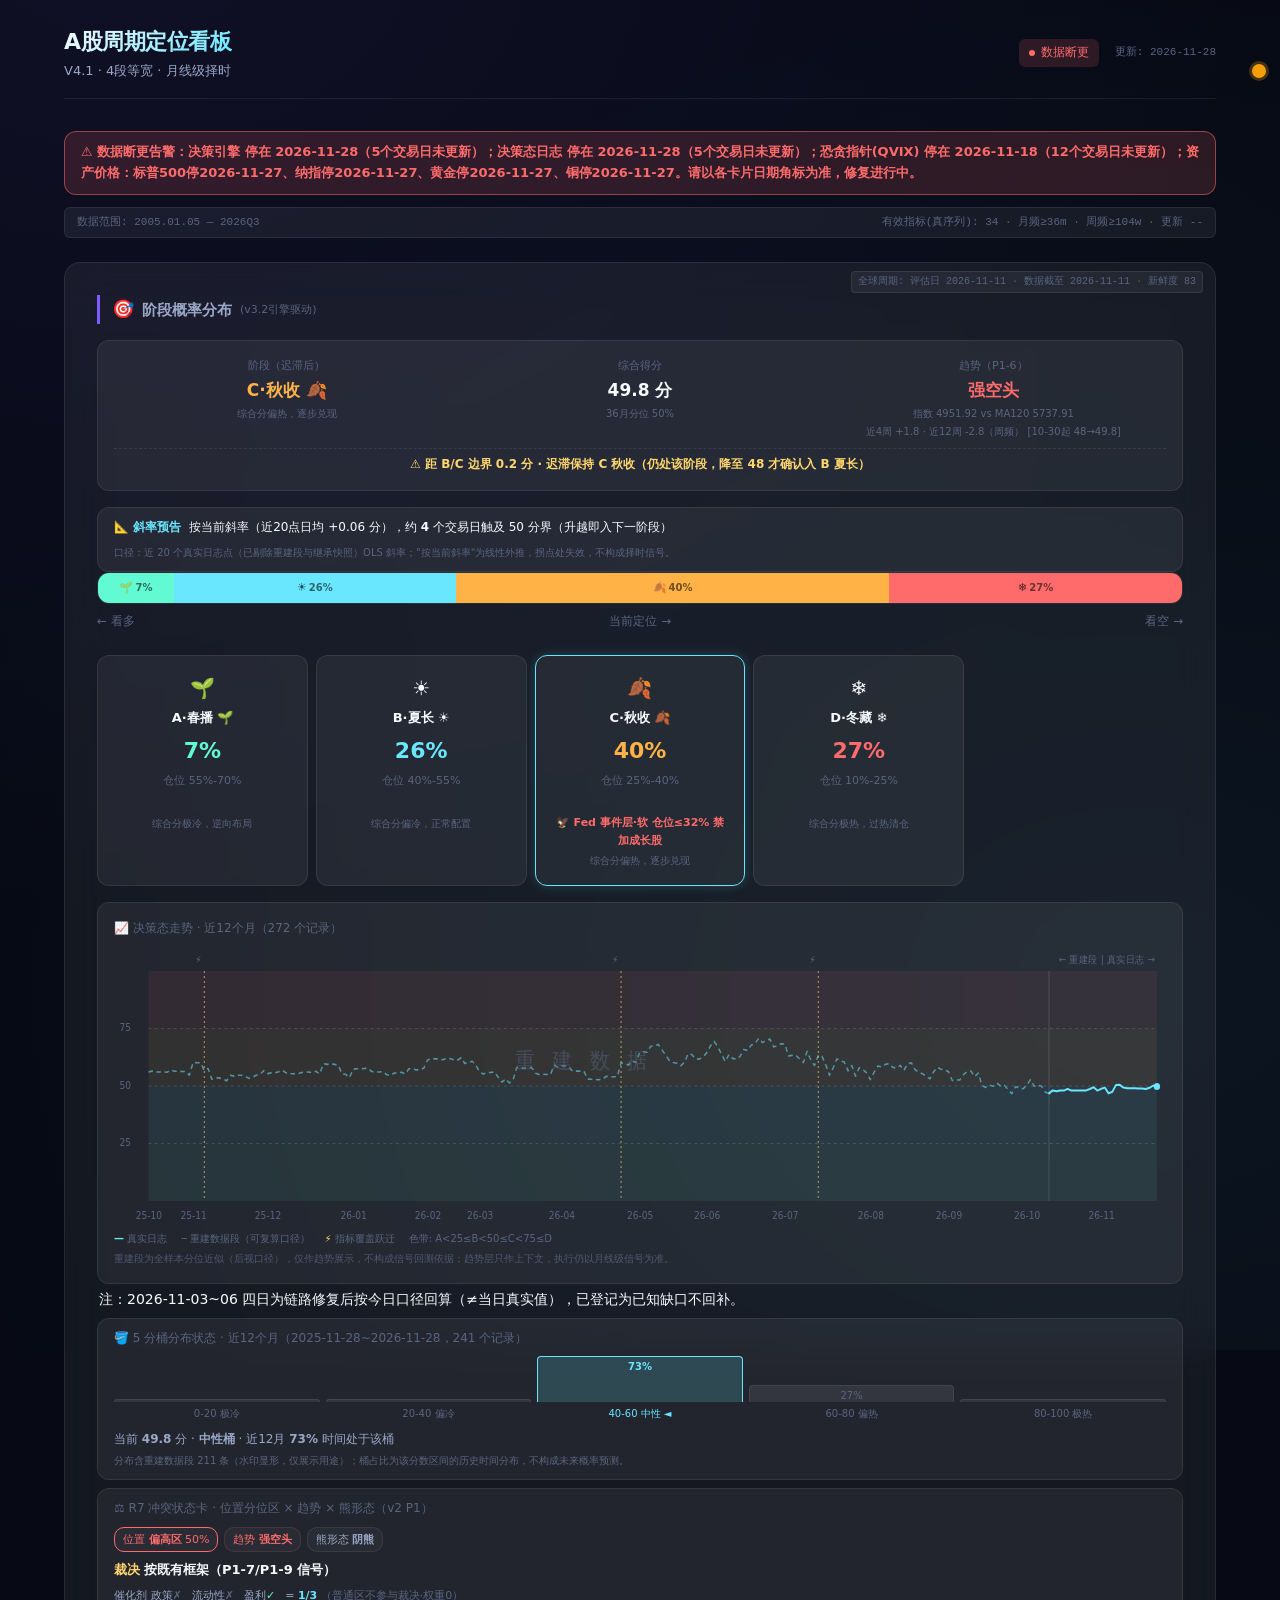
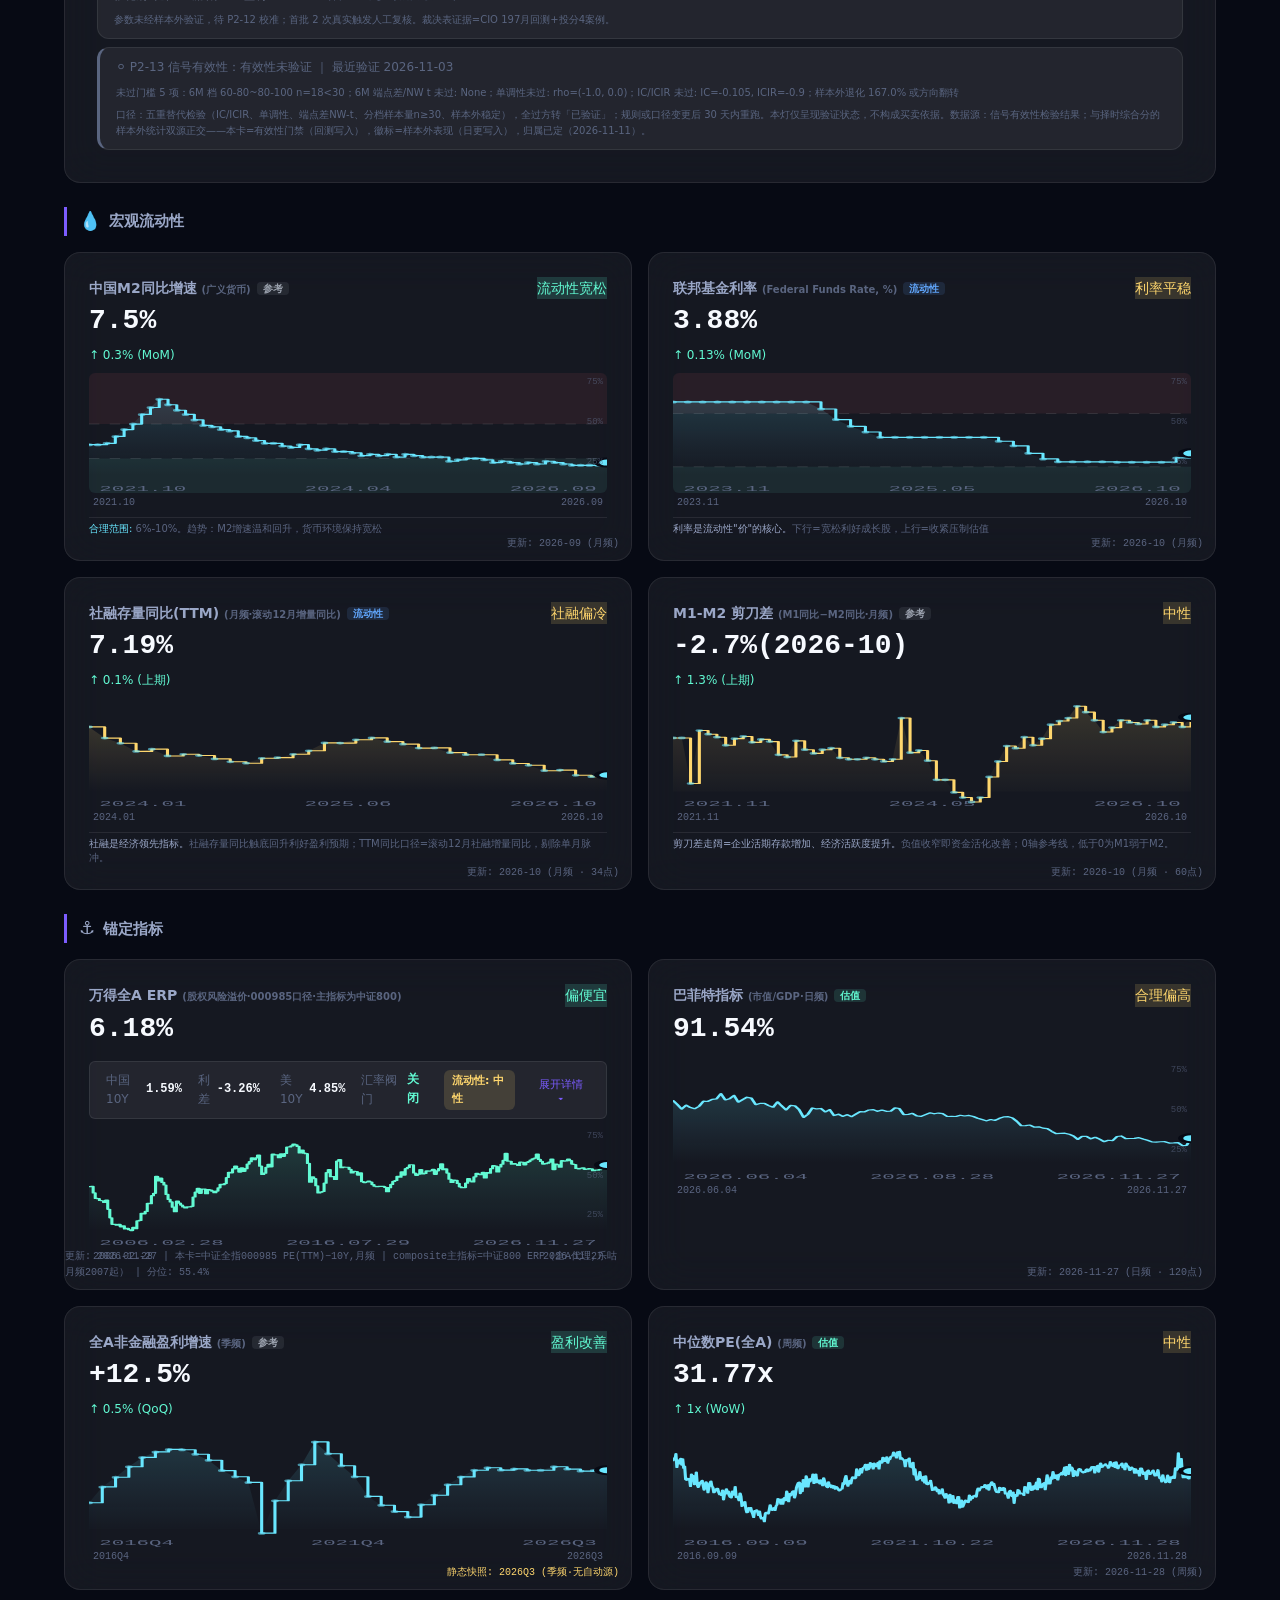
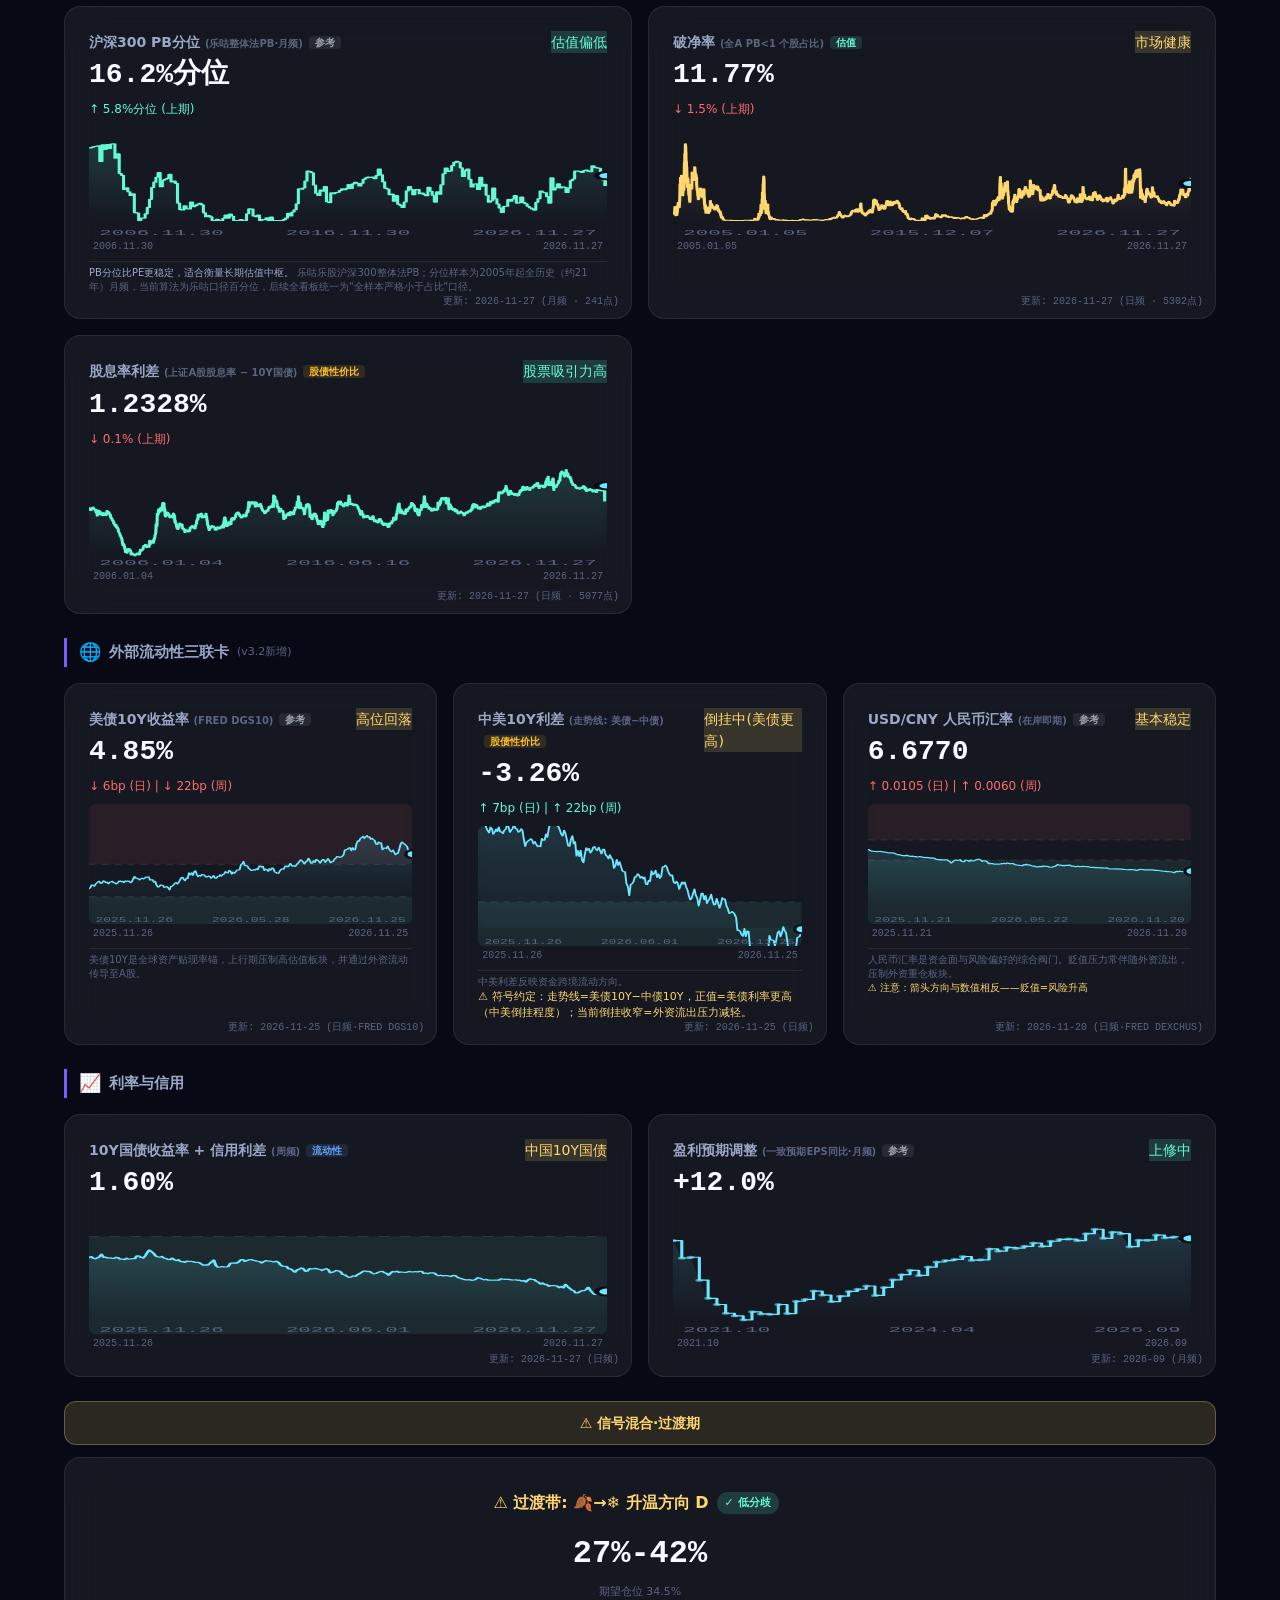
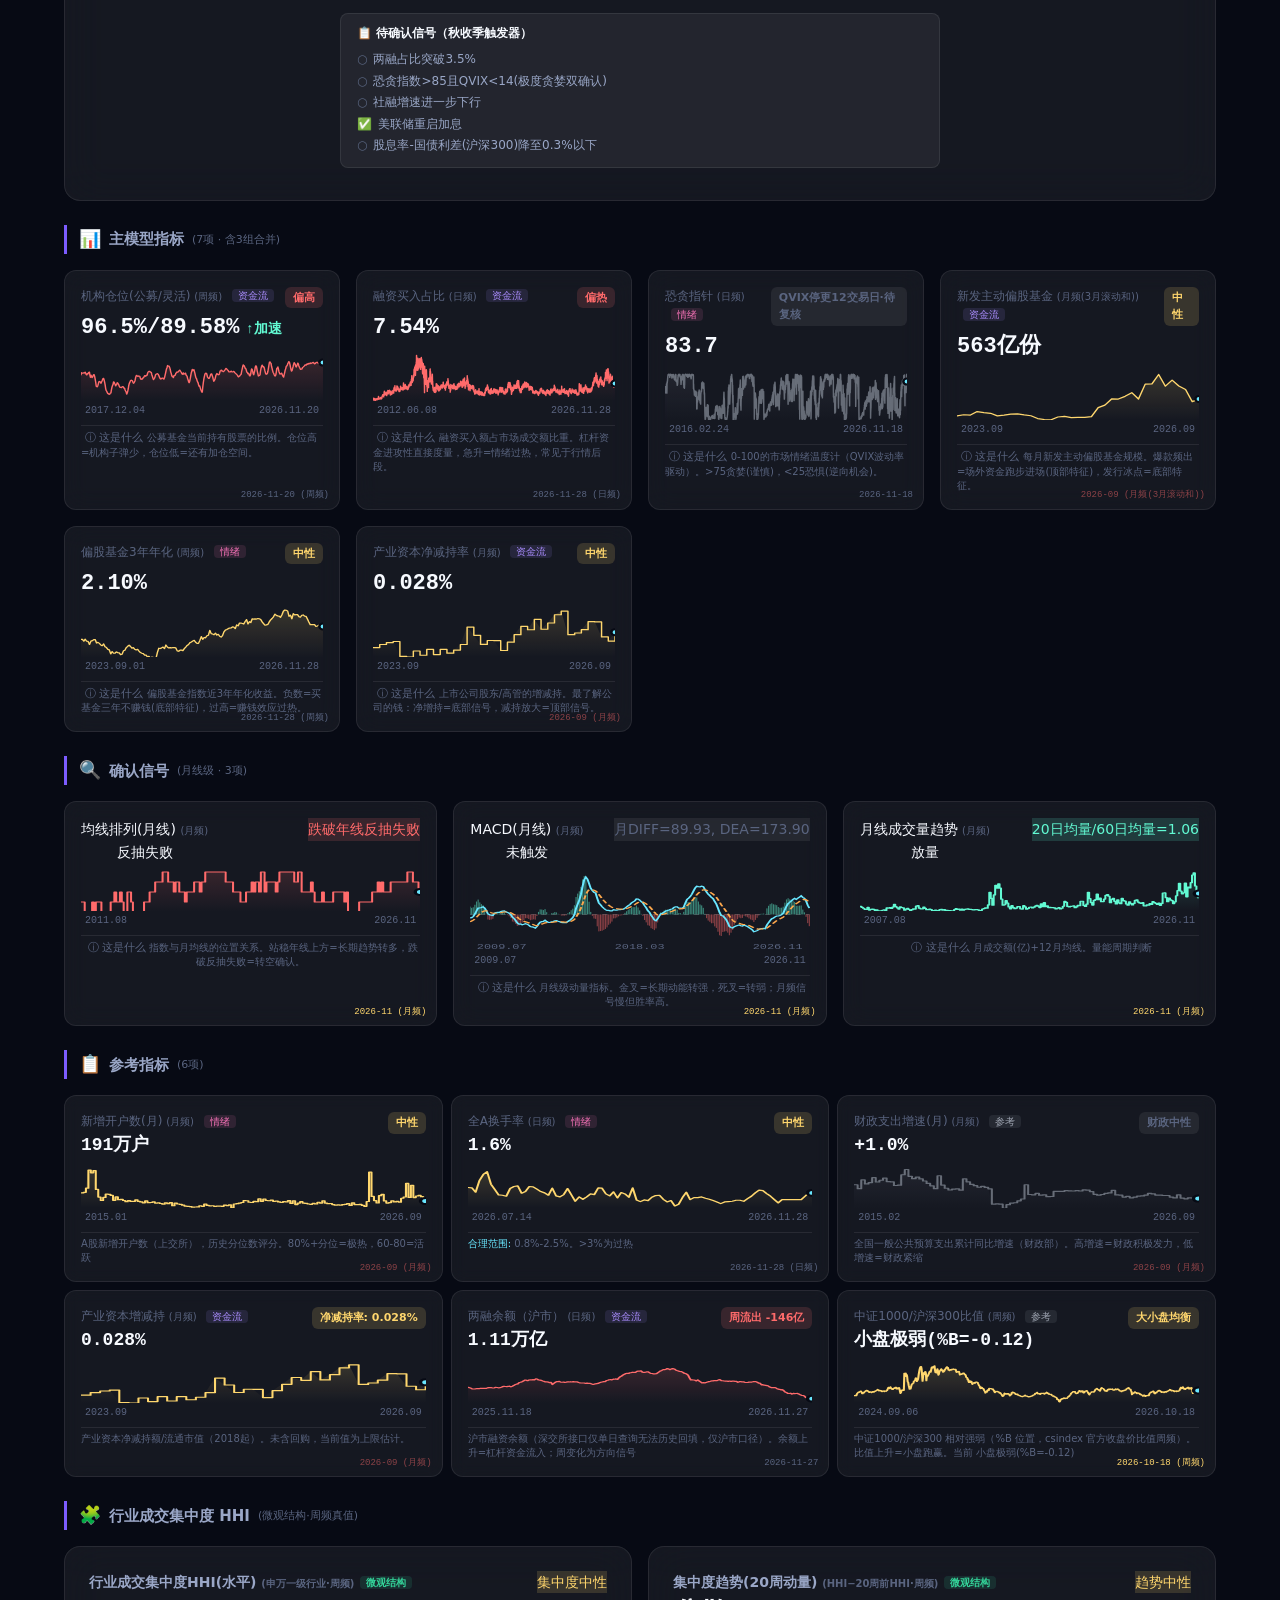
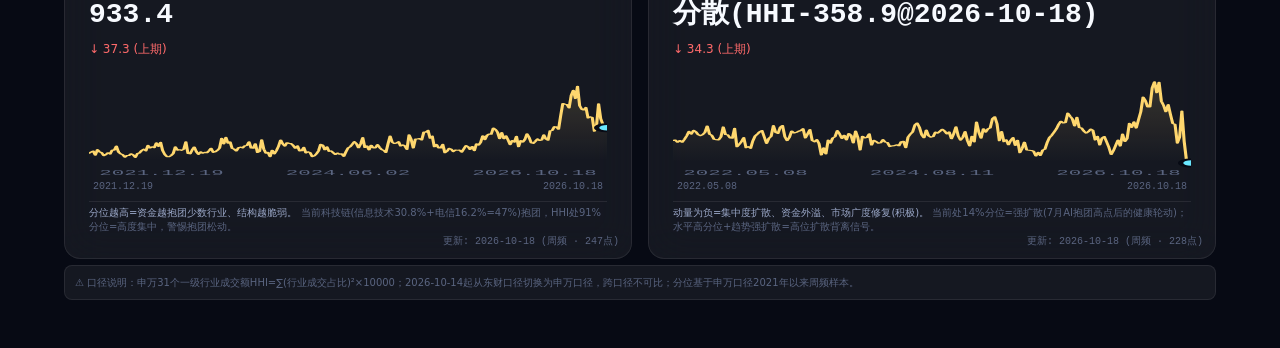
<file: stock_dashboard.html>
<!DOCTYPE html>
<html lang="zh-CN">
<head>
<meta charset="UTF-8">
<meta name="viewport" content="width=device-width, initial-scale=1.0">
<meta name="robots" content="noindex,nofollow">
<meta name="theme-color" content="#1a2332">
<meta name="mobile-web-app-capable" content="yes">
<meta name="apple-mobile-web-app-capable" content="yes">
<meta name="apple-mobile-web-app-status-bar-style" content="black-translucent">
<meta name="apple-mobile-web-app-title" content="A股看板">
<link rel="manifest" href="manifest_stock.webmanifest?v=b13e77e7">
<link rel="apple-touch-icon" href="icons/apple-touch-icon.png?v=24fb1e45">
<title>A股周期定位看板 V4.1</title>
<style>
:root {
  --canvas: #070A14;
  --surface: rgba(255,255,255,0.06);
  --surface-hover: rgba(255,255,255,0.10);
  --surface-strong: rgba(255,255,255,0.12);
  --border: rgba(255,255,255,0.08);
  --border-strong: rgba(255,255,255,0.15);
  --text-primary: #F7FAFF;
  --text-secondary: #9AA7C7;
  --text-muted: #5A6580;
  --accent: #7C5CFF;
  --accent-glow: rgba(124,92,255,0.3);
  --cyan: #69E7FF;
  --cyan-glow: rgba(105,231,255,0.2);
  --green: #62FAD3;
  --green-dim: rgba(98,250,211,0.15);
  --yellow: #FFD76E;
  --yellow-dim: rgba(255,215,110,0.15);
  --red: #FF6B6B;
  --red-dim: rgba(255,107,107,0.15);
  --orange: #FFA94D;
  --orange-dim: rgba(255,169,77,0.15);
  --stage-a: #62FAD3;
  --stage-b: #69E7FF;
  --stage-c: #FFB347; /* 秋收 amber */
  
  --stage-d: #FF6B6B;
  --font-body: system-ui, -apple-system, BlinkMacSystemFont, "Segoe UI", "PingFang SC", "Hiragino Sans GB", "Microsoft YaHei", sans-serif;
  --font-mono: ui-monospace, SFMono-Regular, Menlo, Consolas, monospace;
  --radius-sm: 6px;
  --radius-md: 12px;
  --radius-lg: 16px;
  --radius-xl: 20px;
  --gap-xs: 4px;
  --gap-sm: 8px;
  --gap-md: 16px;
  --gap-lg: 24px;
  --gap-xl: 32px;
  --gap-2xl: 48px;
}
*, *::before, *::after { box-sizing: border-box; margin: 0; padding: 0; }
body {
  background: var(--canvas);
  color: var(--text-primary);
  font-family: var(--font-body);
  font-size: 14px;
  line-height: 1.6;
  min-height: 100vh;
  overflow-x: hidden;
}
body::before {
  content: '';
  position: fixed;
  top: -50%; left: -50%;
  width: 200%; height: 200%;
  background: radial-gradient(ellipse at 30% 20%, rgba(124,92,255,0.08) 0%, transparent 50%),
              radial-gradient(ellipse at 70% 80%, rgba(105,231,255,0.05) 0%, transparent 50%);
  pointer-events: none;
  z-index: 0;
}
.page { position: relative; z-index: 1; max-width: 1200px; margin: 0 auto; padding: var(--gap-lg); }

/* ===== HEADER ===== */
.header {
  display: flex; align-items: center; justify-content: space-between;
  margin-bottom: var(--gap-xl); padding-bottom: var(--gap-md);
  border-bottom: 1px solid var(--border);
}
.header-left h1 {
  font-size: 22px; font-weight: 700; letter-spacing: -0.02em;
  background: linear-gradient(135deg, var(--text-primary), var(--cyan));
  -webkit-background-clip: text; -webkit-text-fill-color: transparent; background-clip: text;
}
.header-left .subtitle { font-size: 13px; color: var(--text-secondary); margin-top: 2px; }
.header-right { display: flex; align-items: center; gap: var(--gap-md); }
.update-badge { font-size: 11px; color: var(--text-muted); font-family: var(--font-mono); }
.data-status {
  display: inline-flex; align-items: center; gap: 6px;
  font-size: 12px; padding: 4px 10px; border-radius: var(--radius-sm);
}
.data-status.fresh { color: var(--green); background: var(--green-dim); }
.data-status.stale { color: var(--yellow); background: var(--yellow-dim); }
.data-status.expired { color: var(--red); background: var(--red-dim); }
.data-status .dot { width: 6px; height: 6px; border-radius: 50%; animation: pulse 2s ease-in-out infinite; }
.data-status.fresh .dot { background: var(--green); }
.data-status.stale .dot { background: var(--yellow); }
.data-status.expired .dot { background: var(--red); }
@keyframes pulse { 0%,100%{opacity:1;} 50%{opacity:0.4;} }
/* [V22-2 2026-11-07] 断更头部横幅：block级红条 / warn级黄条 */
.staleness-banner {
  margin-bottom: 12px; padding: 10px 16px; border-radius: 12px;
  font-size: 13px; font-weight: 600; text-align: left; line-height: 1.6;
}
.staleness-banner.block { background: rgba(255,107,107,0.15); border: 1px solid rgba(255,107,107,0.5); color: var(--red); }
.staleness-banner.warn { background: rgba(255,215,110,0.12); border: 1px solid rgba(255,215,110,0.4); color: var(--yellow); }
/* [M4 2026-11-07] 指标卡「这是什么」展开说明 */
.ind-info-btn { cursor: pointer; font-size: 11px; color: var(--text-muted); margin-left: 4px; user-select: none; }
.ind-info-btn:hover { color: var(--text-secondary); }
.ind-detail { display: none; margin-top: 6px; padding: 8px 10px; background: rgba(255,255,255,0.04); border-radius: 8px; font-size: 11px; line-height: 1.7; color: var(--text-secondary); }
.ind-detail.open { display: block; }
.ind-detail .d-row { margin: 2px 0; }
.ind-detail .d-label { color: var(--text-muted); display: inline-block; min-width: 56px; }

/* ===== RANGE INFO BAR (A3 fix) ===== */
.range-info-bar {
  font-size: 11px; color: var(--text-muted); font-family: var(--font-mono);
  padding: 6px 12px; margin-bottom: var(--gap-lg);
  background: var(--surface); border: 1px solid var(--border);
  border-radius: var(--radius-sm);
  display: flex; justify-content: space-between; flex-wrap: wrap; gap: 8px;
}

/* ===== SECTION TITLES ===== */
.section-title {
  font-size: 15px; font-weight: 600; color: var(--text-secondary);
  margin-bottom: var(--gap-md); padding-left: 12px;
  border-left: 3px solid var(--accent);
  display: flex; align-items: center; gap: var(--gap-sm);
}
.section-title .emoji { font-size: 18px; }

/* ===== STAGE GAUGE ===== */
.stage-gauge {
  background: var(--surface); border: 1px solid var(--border);
  border-radius: var(--radius-lg); padding: var(--gap-xl);
  margin-bottom: var(--gap-lg); backdrop-filter: blur(20px);
}
.stage-bar-container { margin-bottom: var(--gap-lg); }
/* [R5 2026-10-23] 5 分桶分布状态 */
.bucket-dist-card {
  margin-top: var(--gap-sm); background: var(--surface);
  border: 1px solid var(--border); border-radius: var(--radius-md);
  padding: 10px var(--gap-md);
}
.bucket-dist-card .bd-title { font-size: 12px; color: var(--text-muted); margin-bottom: 8px; }
.bd-buckets { display: grid; grid-template-columns: repeat(5, 1fr); gap: 6px; }
.bd-bucket { text-align: center; }
.bd-bucket .bd-bar-wrap { height: 46px; display: flex; align-items: flex-end; justify-content: center; }
.bd-bucket .bd-bar {
  width: 100%; border-radius: 4px 4px 0 0; background: var(--surface-3, rgba(255,255,255,0.08));
  border: 1px solid var(--border); border-bottom: none; min-height: 2px;
  display: flex; align-items: flex-start; justify-content: center;
  font-size: 10px; color: var(--text-muted); padding-top: 2px;
}
.bd-bucket.current .bd-bar { background: rgba(103,232,249,0.18); border-color: var(--cyan); color: var(--cyan); font-weight: 600; }
.bd-bucket .bd-label { font-size: 10px; color: var(--text-muted); margin-top: 4px; }
.bd-bucket.current .bd-label { color: var(--cyan); }
.bd-summary { font-size: 12px; color: var(--text-secondary); margin-top: 8px; }
.bd-note { font-size: 10px; color: var(--text-muted); margin-top: 4px; }
/* [R7 2026-10-23] 冲突状态卡：位置分位区×趋势×熊形态→信号优先级裁决 */
.r7-card {
  margin-top: var(--gap-sm); background: var(--surface);
  border: 1px solid var(--border); border-radius: var(--radius-md);
  padding: 10px var(--gap-md);
}
.r7-title { font-size: 12px; color: var(--text-muted); margin-bottom: 8px; }
.r7-status-row { display: flex; flex-wrap: wrap; gap: 6px; margin-bottom: 8px; }
.r7-chip {
  font-size: 11px; padding: 3px 8px; border-radius: 10px;
  border: 1px solid var(--border); color: var(--text-secondary);
  background: rgba(255,255,255,0.03);
}
.r7-chip b { font-weight: 700; }
.r7-chip.r7-zone-extreme { border-color: var(--green); color: var(--green); }
.r7-chip.r7-zone-normal { border-color: var(--cyan); color: var(--cyan); }
.r7-chip.r7-zone-high, .r7-chip.r7-zone-extreme_rich { border-color: var(--red); color: var(--red); }
.r7-chip.r7-trend-neg { border-color: var(--red-dim); color: var(--red); }
.r7-chip.r7-trend-pos { border-color: var(--green-dim); color: var(--green); }
.r7-chip.r7-bear-fast, .r7-chip.r7-bear-slow { border-color: var(--orange); color: var(--orange); }
.r7-chip.r7-conflict { border-color: var(--yellow); color: var(--yellow); font-weight: 700; }
.r7-verdict { font-size: 13px; color: var(--text-primary); font-weight: 600; margin-bottom: 6px; }
.r7-verdict .r7-verdict-tag { color: var(--yellow); margin-right: 4px; }
.r7-catalyst { font-size: 11px; color: var(--text-secondary); line-height: 1.7; }
.r7-cat-path { display: inline-block; margin-right: 10px; }
.r7-cat-path .pass { color: var(--green); font-weight: 700; }
.r7-cat-path .fail { color: var(--text-muted); }
.r7-cat-path .na { color: var(--text-muted); font-style: italic; }
.r7-cat-score { font-weight: 700; color: var(--cyan); }
.r7-coupling { color: var(--orange); font-weight: 600; }
.r7-note { font-size: 10px; color: var(--text-muted); margin-top: 6px; }
/* [R4 2026-10-23] 斜率时间预告 */
.slope-forecast-card {
  margin-top: var(--gap-sm); background: var(--surface);
  border: 1px solid var(--border); border-radius: var(--radius-md);
  padding: 10px var(--gap-md); font-size: 12px; color: var(--text-secondary);
  display: flex; gap: 8px; align-items: baseline; flex-wrap: wrap;
}
.slope-forecast-card .sf-tag { color: var(--cyan); font-weight: 600; flex-shrink: 0; }
.slope-forecast-card .sf-main { color: var(--text-primary); }
.slope-forecast-card .sf-note { color: var(--text-muted); font-size: 10px; flex-basis: 100%; }
/* [R3 2026-10-23] 决策态走势图 */
.timing-chart-wrap {
  margin-top: var(--gap-md); background: var(--surface);
  border: 1px solid var(--border); border-radius: var(--radius-md);
  padding: var(--gap-md);
}
.timing-chart-wrap .tc-title { font-size: 12px; color: var(--text-muted); margin-bottom: 6px; }
.timing-chart-wrap svg { width: 100%; display: block; }
.tc-band { opacity: 0.07; }
.tc-threshold { stroke: var(--border-strong); stroke-dasharray: 3 4; stroke-width: 1; }
.tc-line-real { fill: none; stroke: var(--cyan); stroke-width: 2; stroke-linejoin: round; stroke-linecap: round; }
.tc-line-rec { fill: none; stroke: var(--cyan); stroke-width: 1.6; stroke-dasharray: 5 4; opacity: 0.55; stroke-linejoin: round; }
.tc-watermark { font-size: 22px; fill: var(--text-muted); opacity: 0.5; letter-spacing: 6px; }
.tc-transition { stroke: var(--yellow); stroke-dasharray: 2 3; stroke-width: 1; opacity: 0.7; }
.tc-xlabel { font-size: 10px; fill: var(--text-muted); }
.tc-ylabel { font-size: 10px; fill: var(--text-muted); }
.tc-hit { fill: transparent; cursor: crosshair; }
.tc-hit:hover { fill: var(--cyan); opacity: 0.9; }
.tc-legend { display: flex; gap: 14px; font-size: 10px; color: var(--text-muted); margin-top: 6px; flex-wrap: wrap; }
.tc-note { font-size: 10px; color: var(--text-muted); margin-top: 4px; opacity: 0.8; }
/* [R1/R2 2026-10-23] 三元组状态卡 */
.status-triple-card {
  display: grid; grid-template-columns: 1fr 1fr 1fr; gap: var(--gap-sm);
  background: var(--surface); border: 1px solid var(--border);
  border-radius: var(--radius-md); padding: var(--gap-md);
  margin-bottom: var(--gap-md);
}
.status-triple-item { text-align: center; }
.status-triple-item .st-label { font-size: 11px; color: var(--text-muted); margin-bottom: 2px; }
.status-triple-item .st-value { font-size: 17px; font-weight: 700; }
.status-triple-item .st-sub { font-size: 10px; color: var(--text-muted); margin-top: 2px; }
.status-triple-warn {
  grid-column: 1 / -1; text-align: center; font-size: 12px; font-weight: 600;
  color: var(--yellow); border-top: 1px dashed var(--border); padding-top: 6px;
}
@media (max-width: 640px) { .status-triple-card { grid-template-columns: 1fr; } }
.stage-bar {
  display: flex; height: 32px; border-radius: var(--radius-md); overflow: hidden;
  border: 1px solid var(--border);
}
.stage-segment {
  display: flex; align-items: center; justify-content: center;
  font-size: 11px; font-weight: 600; color: rgba(0,0,0,0.7);
  transition: all 0.3s ease; position: relative; cursor: pointer;
}
.stage-segment:hover { filter: brightness(1.15); }
.stage-segment.a { background: var(--stage-a); }
.stage-segment.b { background: var(--stage-b); }
.stage-segment.c { background: var(--stage-c); }

.stage-segment.d { background: var(--stage-d); }
.stage-segment .pct { font-size: 10px; opacity: 0.8; margin-left: 2px; }
.stage-labels {
  display: flex; justify-content: space-between; margin-top: var(--gap-sm);
  font-size: 12px; color: var(--text-muted);
}
.stage-cards {
  display: grid; grid-template-columns: repeat(5, 1fr); gap: var(--gap-sm);
  margin-top: var(--gap-md);
}
.stage-card {
  background: var(--surface); border: 1px solid var(--border);
  border-radius: var(--radius-md); padding: var(--gap-md);
  text-align: center; transition: all 0.2s ease; cursor: default;
}
.stage-card:hover { background: var(--surface-hover); }
.stage-card.active { border-color: var(--cyan); box-shadow: 0 0 12px var(--cyan-glow); }
.stage-card .season-emoji { font-size: 20px; display: block; margin-bottom: 4px; }
.stage-card .stage-name { font-size: 13px; font-weight: 600; }
.stage-card .stage-prob { font-size: 22px; font-weight: 700; margin: 4px 0; }
.stage-card .stage-range { font-size: 11px; color: var(--text-muted); }
.stage-card.a .stage-prob { color: var(--stage-a); }
.stage-card.b .stage-prob { color: var(--stage-b); }
.stage-card.c .stage-prob { color: var(--stage-c); }

.stage-card.d .stage-prob { color: var(--stage-d); }

/* ===== ANCHOR INDICATORS ===== */
.anchor-section { margin-bottom: var(--gap-lg); }
.anchor-grid { display: grid; grid-template-columns: 1fr 1fr; gap: var(--gap-md); }
.anchor-card {
  background: var(--surface); border: 1px solid var(--border);
  border-radius: var(--radius-lg); padding: var(--gap-lg);
  backdrop-filter: blur(20px); position: relative; overflow: hidden;
}
.anchor-card .card-header {
  display: flex; justify-content: space-between; align-items: flex-start;
  margin-bottom: var(--gap-sm);
}
.anchor-card .indicator-name { font-size: 14px; font-weight: 600; color: var(--text-secondary); }
.anchor-card .indicator-value { font-size: 28px; font-weight: 700; font-family: var(--font-mono); }
.anchor-card .indicator-change { font-size: 12px; margin-top: 2px; }
.anchor-card .indicator-change.up { color: var(--green); }
.anchor-card .indicator-change.down { color: var(--red); }
.anchor-card .indicator-change.flat { color: var(--text-muted); }
.anchor-card .update-time {
  position: absolute; bottom: 8px; right: 12px;
  font-size: 10px; color: var(--text-muted); font-family: var(--font-mono);
}
.anchor-card .update-time.warning { color: var(--yellow); }
.anchor-card .update-time.expired { color: var(--red); opacity: 0.6; }

/* ===== SPARKLINE ===== */
.sparkline-container {
  position: relative; height: 120px; margin-top: var(--gap-sm);
  border-radius: var(--radius-sm); overflow: hidden;
}
.sparkline-container svg { width: 100%; height: 100%; }
.percentile-band { opacity: 0.08; }
.percentile-band.bottom { fill: var(--green); }
.percentile-band.middle { fill: transparent; }
.percentile-band.top { fill: var(--red); }
.percentile-divider { stroke: rgba(255,255,255,0.1); stroke-width: 1; stroke-dasharray: 4 4; }
.sparkline-line { fill: none; stroke: var(--cyan); stroke-width: 1.2; stroke-linecap: round; stroke-linejoin: round; }
.sparkline-area { fill: url(#sparkGradient); opacity: 0.15; }
.sparkline-dot { fill: var(--cyan); stroke: var(--canvas); stroke-width: 2; }
.moving-avg-line { fill: none; stroke-width: 1.5; stroke-dasharray: 6 3; }
.moving-avg-line.ma20 { stroke: rgba(255,255,255,0.5); }
.moving-avg-line.ma60 { stroke: rgba(255,255,255,0.25); }
.sparkline-tooltip {
  position: absolute; background: rgba(0,0,0,0.85); border: 1px solid var(--border-strong);
  border-radius: var(--radius-sm); padding: 6px 10px; font-size: 11px;
  font-family: var(--font-mono); color: var(--text-primary);
  pointer-events: none; opacity: 0; transition: opacity 0.15s;
  z-index: 10; white-space: nowrap;
}
.sparkline-tooltip.visible { opacity: 1; }
.percentile-label {
  position: absolute; right: 4px; font-size: 9px; color: var(--text-muted);
  font-family: var(--font-mono); opacity: 0.6;
}

/* A2: Date range labels */
.sparkline-dates {
  display: flex; justify-content: space-between;
  font-size: 10px; color: var(--text-muted);
  font-family: var(--font-mono);
  padding: 2px 4px 0;
}

/* ===== LIQUIDITY OVERLAY ===== */
.liquidity-overlay {
  display: flex; gap: var(--gap-md); align-items: center;
  margin-top: var(--gap-sm); padding: var(--gap-sm) var(--gap-md);
  background: var(--surface); border-radius: var(--radius-sm);
  font-size: 12px; border: 1px solid var(--border);
}
.liquidity-overlay .liq-item { display: flex; align-items: center; gap: 4px; }
.liquidity-overlay .liq-label { color: var(--text-muted); }
.liquidity-overlay .liq-value { font-family: var(--font-mono); font-weight: 600; }
.liquidity-overlay .liq-arrow.up { color: var(--green); }
.liquidity-overlay .liq-arrow.down { color: var(--red); }
.liquidity-overlay .liq-arrow.flat { color: var(--text-muted); }
.liquidity-overlay .liq-value.valve-open { color: var(--red); font-weight: 700; }
.liquidity-overlay .liq-value.valve-closed { color: var(--green); }
.liquidity-overlay .liq-value.valve-pending { color: var(--text-muted); }
.liquidity-overlay .dom-veto-item .liq-label { color: var(--red); font-weight: 700; }
.liquidity-env {
  display: inline-flex; align-items: center; gap: 4px;
  padding: 2px 8px; border-radius: var(--radius-sm); font-size: 11px; font-weight: 600;
}
.liquidity-env.loose { color: var(--green); background: var(--green-dim); }
.liquidity-env.neutral { color: var(--yellow); background: var(--yellow-dim); }
.liquidity-env.tight { color: var(--red); background: var(--red-dim); }
.expand-btn {
  font-size: 11px; color: var(--accent); cursor: pointer;
  border: none; background: none; padding: 2px 6px;
  border-radius: var(--radius-sm); transition: background 0.2s;
}
.expand-btn:hover { background: var(--surface-hover); }

.liquidity-detail {
  display: none; margin-top: var(--gap-md); padding: var(--gap-md);
  background: var(--surface); border: 1px solid var(--border);
  border-radius: var(--radius-md); font-size: 12px;
}
.liquidity-detail.expanded { display: block; }
.liquidity-detail h4 { font-size: 13px; color: var(--text-secondary); margin-bottom: var(--gap-sm); }
.liquidity-detail .detail-grid { display: grid; grid-template-columns: 1fr 1fr; gap: var(--gap-sm); }
.liquidity-detail .detail-item { display: flex; justify-content: space-between; padding: 4px 0; border-bottom: 1px solid var(--border); }
.liquidity-detail .detail-label { color: var(--text-muted); }
.liquidity-detail .detail-value { font-family: var(--font-mono); font-weight: 600; }
.liquidity-detail .detail-section { margin-bottom: var(--gap-md); }
.liquidity-detail .verdict {
  margin-top: var(--gap-sm); padding: var(--gap-sm) var(--gap-md);
  border-radius: var(--radius-sm); font-weight: 600;
}
.liquidity-detail .verdict.bullish { color: var(--green); background: var(--green-dim); }
.liquidity-detail .verdict.neutral { color: var(--yellow); background: var(--yellow-dim); }

/* ===== MAIN MODEL INDICATORS ===== */
.indicators-grid {
  display: grid; grid-template-columns: repeat(auto-fill, minmax(260px, 1fr));
  gap: var(--gap-md); margin-bottom: var(--gap-lg);
}
.indicator-card {
  background: var(--surface); border: 1px solid var(--border);
  border-radius: var(--radius-md); padding: var(--gap-md);
  backdrop-filter: blur(12px); position: relative; transition: all 0.2s;
}
.indicator-card:hover { background: var(--surface-hover); border-color: var(--border-strong); }
.indicator-card .card-top { display: flex; justify-content: space-between; align-items: flex-start; }
.indicator-card .ind-name { font-size: 12px; color: var(--text-muted); margin-bottom: 4px; }
.indicator-card .ind-value { font-size: 22px; font-weight: 700; font-family: var(--font-mono); }
.indicator-card .ind-signal {
  display: inline-flex; align-items: center; gap: 4px;
  font-size: 11px; padding: 2px 8px; border-radius: var(--radius-sm); font-weight: 600;
}
.ind-signal.green { color: var(--green); background: var(--green-dim); }
.ind-signal.yellow { color: var(--yellow); background: var(--yellow-dim); }
.ind-signal.red { color: var(--red); background: var(--red-dim); }
.ind-signal.gray, .ref-signal.gray { color: var(--text-muted); background: rgba(128,128,128,0.15); }
.ind-signal.green2 { color: #9BE8C4; background: rgba(155,232,196,0.13); }
.ind-signal.neutral { color: #AAB4C8; background: rgba(170,180,200,0.14); }
/* A4: mini sparkline height 48px for main model */
.indicator-card .mini-sparkline { height: 48px; margin-top: var(--gap-sm); }
.indicator-card .mini-sparkline svg { width: 100%; height: 100%; }
.indicator-card .mini-sparkline .sparkline-line { stroke-width: 1.2; }
.indicator-card .update-time {
  position: absolute; bottom: 6px; right: 10px;
  font-size: 9px; color: var(--text-muted); font-family: var(--font-mono);
}
.indicator-card .update-time.warning { color: var(--yellow); }
.indicator-card .update-time.expired { color: var(--red); opacity: 0.5; }
/* Dimension归属标签 */
.dim-tag { font-size: 10px; padding: 1px 6px; border-radius: 4px; margin-left: 6px; vertical-align: middle; white-space: nowrap; }
.dim-tag-valuation { color: #62FAD3; background: rgba(98,250,211,0.12); }
.dim-tag-liquidity { color: #60A5FA; background: rgba(96,165,250,0.12); }
.dim-tag-equity-bond { color: #FBBF24; background: rgba(251,191,36,0.12); }
.dim-tag-capital-flow { color: #A78BFA; background: rgba(167,139,250,0.12); }
.dim-tag-sentiment { color: #F472B6; background: rgba(244,114,182,0.12); }
.dim-tag-micro { color: #34D399; background: rgba(52,211,153,0.12); }
.dim-tag-ref { color: #9CA3AF; background: rgba(156,163,175,0.12); }
.dim-tag-tech { color: #FB923C; background: rgba(251,146,60,0.12); }

.trend-slope { display: inline-flex; align-items: center; font-size: 14px; margin-left: 6px; }
.trend-slope.accel { color: var(--green); }
.trend-slope.flat { color: var(--text-muted); }
.trend-slope.decel { color: var(--red); }

/* ===== RISK WARNING BAR ===== */
.risk-warning-bar {
  display: none; margin: var(--gap-md) 0;
  padding: var(--gap-md) var(--gap-lg);
  background: var(--yellow-dim); border: 1px solid rgba(255,215,110,0.3);
  border-radius: var(--radius-md); font-size: 13px;
  color: var(--yellow); font-weight: 500;
  animation: warningPulse 3s ease-in-out infinite;
}
.risk-warning-bar.active { display: flex; align-items: center; gap: var(--gap-sm); }
@keyframes warningPulse {
  0%,100% { box-shadow: 0 0 0 rgba(255,215,110,0); }
  50% { box-shadow: 0 0 20px rgba(255,215,110,0.15); }
}

/* ===== ACTION BAR ===== */
.action-bar {
  background: var(--surface); border: 1px solid var(--border);
  border-radius: var(--radius-lg); padding: var(--gap-xl);
  margin-bottom: var(--gap-lg); backdrop-filter: blur(20px);
  text-align: center;
}
.action-bar .stage-label { font-size: 24px; font-weight: 700; margin-bottom: var(--gap-sm); }
.action-bar .position-range { font-size: 32px; font-weight: 800; font-family: var(--font-mono); margin: var(--gap-sm) 0; }
.action-bar .action-desc { font-size: 14px; color: var(--text-secondary); max-width: 600px; margin: 0 auto; }
.action-bar.stage-b { border-color: rgba(105,231,255,0.3); }
.action-bar.stage-b .stage-label { color: var(--stage-b); }
.action-bar.stage-b .position-range { color: var(--stage-b); }

/* ===== CONFIRMATION SIGNALS ===== */
.confirm-grid {
  display: grid; grid-template-columns: repeat(3, 1fr); gap: var(--gap-md);
  margin-bottom: var(--gap-lg);
}
.confirm-card {
  background: var(--surface); border: 1px solid var(--border);
  border-radius: var(--radius-md); padding: var(--gap-md);
  text-align: center; backdrop-filter: blur(12px);
  position: relative; transition: all 0.2s;
}
.confirm-card:hover { background: var(--surface-hover); border-color: var(--border-strong); }
.confirm-card .cf-name { font-size: 12px; color: var(--text-muted); margin-bottom: var(--gap-sm); }
.confirm-card .cf-value { font-size: 16px; font-weight: 700; margin-bottom: var(--gap-xs); }
.confirm-card .cf-signal { font-size: 12px; font-weight: 600; }
.confirm-card .cf-signal.bullish { color: var(--green); }
.confirm-card .cf-signal.bearish { color: var(--red); }
.confirm-card .cf-signal.neutral { color: var(--yellow); }
.confirm-card .card-top { display: flex; justify-content: space-between; align-items: flex-start; }
/* A4: confirm mini sparkline 40px */
.confirm-card .mini-sparkline { height: 40px; margin-top: var(--gap-sm); }
.confirm-card .mini-sparkline svg { width: 100%; height: 100%; }
.confirm-card .mini-sparkline .sparkline-line { stroke-width: 1.2; }
.confirm-card .update-time {
  position: absolute; bottom: 6px; right: 10px;
  font-size: 9px; color: var(--text-muted); font-family: var(--font-mono);
}
.confirm-card .update-time.warning { color: var(--yellow); }
.confirm-card .update-time.expired { color: var(--red); opacity: 0.5; }

/* ===== REFERENCE INDICATORS ===== */
.reference-section { margin-bottom: var(--gap-lg); }
/* F: 3 columns x 2 rows, 5 items */
.reference-grid {
  display: grid; grid-template-columns: repeat(3, 1fr);
  gap: var(--gap-sm);
}
.ref-card {
  background: var(--surface); border: 1px solid var(--border);
  border-radius: var(--radius-md); padding: var(--gap-md);
  backdrop-filter: blur(8px); position: relative; transition: all 0.2s;
}
.ref-card:hover { background: var(--surface-hover); border-color: var(--border-strong); }
.ref-card .ref-top { display: flex; justify-content: space-between; align-items: flex-start; }
.ref-card .ref-name { font-size: 12px; color: var(--text-muted); }
.ref-card .ref-value { font-size: 18px; font-weight: 700; font-family: var(--font-mono); color: var(--text-primary); }
.ref-card .ref-signal {
  display: inline-flex; align-items: center; gap: 4px;
  font-size: 11px; padding: 2px 8px; border-radius: var(--radius-sm); font-weight: 600;
}
.ref-card .ref-signal.green { color: var(--green); background: var(--green-dim); }
.ref-card .ref-signal.yellow { color: var(--yellow); background: var(--yellow-dim); }
.ref-card .ref-signal.red { color: var(--red); background: var(--red-dim); }
/* A4: ref mini sparkline 40px */
.ref-card .mini-sparkline { height: 40px; margin-top: var(--gap-sm); }
.ref-card .mini-sparkline svg { width: 100%; height: 100%; }
.ref-card .mini-sparkline .sparkline-line { stroke-width: 1.2; }
.ref-card .update-time {
  position: absolute; bottom: 6px; right: 10px;
  font-size: 9px; color: var(--text-muted); font-family: var(--font-mono);
}
.ref-card .update-time.warning { color: var(--yellow); }
.ref-card .update-time.expired { color: var(--red); opacity: 0.5; }

/* ===== MINI TOOLTIP ===== */
.mini-tooltip {
  position: absolute; background: rgba(0,0,0,0.85); border: 1px solid var(--border-strong);
  border-radius: var(--radius-sm); padding: 4px 8px; font-size: 10px;
  font-family: var(--font-mono); color: var(--text-primary);
  pointer-events: none; opacity: 0; transition: opacity 0.15s;
  z-index: 10; white-space: nowrap;
}
.mini-tooltip.visible { opacity: 1; }

/* ===== DESCRIPTION TEXT ===== */
.ind-description {
  font-size: 10px; color: var(--text-muted); margin-top: 6px;
  line-height: 1.4; padding-top: 4px; border-top: 1px solid var(--border);
}
.ind-description .desc-range { color: var(--cyan); font-weight: 500; }
.ind-description .desc-signal { color: var(--text-secondary); font-weight: 500; }

/* ===== P2: Migration arrows ===== */
.migration-badge {
  display: inline-block;
  font-size: 10px;
  font-weight: 700;
  font-family: var(--font-mono);
  padding: 1px 5px;
  border-radius: 4px;
  margin-left: 4px;
  vertical-align: middle;
}
.migration-badge.up { color: var(--green); background: var(--green-dim); }
.migration-badge.down { color: var(--red); background: var(--red-dim); }
.migration-badge.flat { color: var(--text-muted); background: var(--surface); }

/* ===== P2: Cycle freshness badge ===== */
.cycle-freshness-badge {
  position: absolute;
  top: 8px; right: 12px;
  font-size: 10px;
  font-family: var(--font-mono);
  padding: 2px 6px;
  border-radius: 4px;
  background: var(--surface);
  border: 1px solid var(--border);
  color: var(--text-muted);
}
.cycle-freshness-badge.stale {
  color: var(--yellow);
  background: var(--yellow-dim);
  border-color: rgba(255,215,110,0.3);
}

/* ===== v3.2: Freeze mode ===== */
.action-bar.freeze-mode {
  border-color: rgba(255,107,107,0.4) !important;
  box-shadow: 0 0 20px rgba(255,107,107,0.15);
}

/* ===== RESPONSIVE ===== */
@media (max-width: 768px) {
  .anchor-grid { grid-template-columns: 1fr; }
  .stage-cards { grid-template-columns: repeat(3, 1fr); }
  .confirm-grid { grid-template-columns: 1fr; }
  .indicators-grid { grid-template-columns: 1fr; }
  .reference-grid { grid-template-columns: 1fr; }
}
</style>
</head>
<body>
<div class="page">
  <!-- ===== HEADER ===== -->
  <header class="header">
    <div class="header-left">
      <h1>A股周期定位看板</h1>
      <div class="subtitle">V4.1 · 4段等宽 · 月线级择时</div>
    </div>
    <div class="header-right">
      <span class="data-status fresh" id="data-status-lamp"><span class="dot"></span>数据正常</span>
      <span class="update-badge" id="header-update-time">更新: --</span>
    </div>
  </header>

  <!-- [V22-2 2026-11-07] 断更头部横幅：核心数据源超期时红/黄条逐项列出（断更5天无人发现的修复闸） -->
  <div id="staleness-banner" class="staleness-banner" style="display:none;"></div>

  <!-- A3: Range info bar -->
  <div class="range-info-bar" id="range-info-bar"></div>

  <!-- ===== 1. STAGE PROBABILITY DISTRIBUTION ===== -->
  <section class="stage-gauge" id="stage-section" style="position:relative;">
    <div id="cycle-freshness" class="cycle-freshness-badge">全球周期: --</div>
    <div class="section-title"><span class="emoji">🎯</span> 阶段概率分布 <span style="font-size:11px;color:var(--text-muted);font-weight:400;">(v3.2引擎驱动)</span></div>
    <div id="status-triple"></div>
    <!-- [R4 2026-10-23] 斜率时间预告：仅用真实日志点，样本不足显形积累中 -->
    <div id="slope-forecast"></div>
    <div class="stage-bar-container">
      <div class="stage-bar" id="stage-bar"></div>
      <div class="stage-labels">
        <span>← 看多</span>
        <span>当前定位 →</span>
        <span>看空 →</span>
      </div>
    </div>
    <div class="stage-cards" id="stage-cards"></div>
    <!-- [R3 2026-10-23] 决策态走势图：四阶段色带+重建段水印+覆盖跃迁标记 -->
    <div id="timing-chart" class="timing-chart-wrap"></div>
    <!-- [V22 2026-11-07] CIO裁决留痕：11-03~06缺口为修复后回算口径，登记不回补 -->
    <div class="sf-note" style="padding:4px 2px 0;">注：2026-11-03~06 四日为链路修复后按今日口径回算（≠当日真实值），已登记为已知缺口不回补。</div>
    <!-- [R5 2026-10-23] 5 分桶分布状态：细化四季概率分布呈现粒度 -->
    <div id="bucket-dist"></div>
    <!-- [R7 2026-10-23] 冲突状态卡：位置分位区×趋势×熊形态→信号优先级；冲突A/B自动点亮；催化剂耦合仅极端区 -->
    <div id="r7-conflict"></div>
    <!-- [P2-13 2026-11-07] 信号有效性灰灯卡：CIO验收打回项，数据源 data/p2_13_state.json -->
    <div id="p213-state"></div>
  </section>

  <!-- ===== 2. MACRO LIQUIDITY ===== -->
  <section class="anchor-section">
    <div class="section-title"><span class="emoji">💧</span> 宏观流动性</div>
    <div class="anchor-grid">
      <div class="anchor-card">
        <div class="card-header">
          <div>
            <div class="indicator-name">中国M2同比增速 <span style="font-size:10px;color:var(--text-muted);">(广义货币)</span><span class="dim-tag dim-tag-ref">参考</span></div>
            <div class="indicator-value">7.5%</div>
            <div class="indicator-change up">↑ 0.3% (MoM)</div>
          </div>
          <div class="ind-signal green">流动性宽松</div>
        </div>
        <div class="sparkline-container" id="m2-sparkline">
          <div class="sparkline-tooltip" id="m2-tooltip"></div>
          <span class="percentile-label" style="top:2px">75%</span>
          <span class="percentile-label" style="top:35%">50%</span>
          <span class="percentile-label" style="top:68%">25%</span>
        </div>
        <div class="sparkline-dates" id="m2-dates"></div>
        <div class="ind-description">
          <span class="desc-range">合理范围:</span> 6%-10%。趋势：M2增速温和回升，货币环境保持宽松
        </div>
        <div class="update-time">更新: 2026-09 (月频)</div>
      </div>

      <div class="anchor-card" id="fed-rate-card">
        <div class="card-header">
          <div>
            <div class="indicator-name">联邦基金利率 <span style="font-size:10px;color:var(--text-muted);">(Federal Funds Rate, %)</span><span class="dim-tag dim-tag-liquidity">流动性</span></div>
            <div class="indicator-value" id="fed-rate-value">--</div>
            <div class="indicator-change" id="fed-rate-change">--</div>
          </div>
          <div class="ind-signal" id="fed-rate-signal">--</div>
        </div>
        <div class="sparkline-container" id="fed-sparkline">
          <div class="sparkline-tooltip" id="fed-tooltip"></div>
          <span class="percentile-label" style="top:2px">75%</span>
          <span class="percentile-label" style="top:35%">50%</span>
          <span class="percentile-label" style="top:68%">25%</span>
        </div>
        <div class="sparkline-dates" id="fed-dates"></div>
        <div class="ind-description">
          <span class="desc-signal">利率是流动性"价"的核心。</span>下行=宽松利好成长股，上行=收紧压制估值
        </div>
        <div class="update-time" id="fed-rate-update">更新: --</div>
        <!-- 备注：若未来Fed重启QE扩表，在此处用小字补充说明 -->
      </div>

      <!-- v3.4.8: 社融存量TTM同比（liquidity.social_financing_trend，月频真值） -->
      <div class="anchor-card" id="sf-card">
        <div class="card-header">
          <div>
            <div class="indicator-name">社融存量同比(TTM) <span style="font-size:10px;color:var(--text-muted);">(月频·滚动12月增量同比)</span><span class="dim-tag dim-tag-liquidity">流动性</span></div>
            <div class="indicator-value" id="sf-value">--</div>
            <div class="indicator-change" id="sf-change"></div>
          </div>
          <div class="ind-signal" id="sf-signal">--</div>
        </div>
        <div class="sparkline-container" id="sf-sparkline" style="height:110px;">
          <div class="sparkline-tooltip" id="sf-tooltip"></div>
        </div>
        <div class="sparkline-dates" id="sf-dates"></div>
        <div class="ind-description">
          <span class="desc-signal">社融是经济领先指标。</span>社融存量同比触底回升利好盈利预期；TTM同比口径=滚动12月社融增量同比，剔除单月脉冲。
        </div>
        <div class="update-time" id="sf-update">更新: --</div>
      </div>

      <!-- v3.4.8: M1-M2剪刀差（liquidity.m1_m2_scissors，月频真值） -->
      <div class="anchor-card" id="m12-card">
        <div class="card-header">
          <div>
            <div class="indicator-name">M1-M2 剪刀差 <span style="font-size:10px;color:var(--text-muted);">(M1同比−M2同比·月频)</span><span class="dim-tag dim-tag-ref">参考</span></div>
            <div class="indicator-value" id="m12-value">--</div>
            <div class="indicator-change" id="m12-change"></div>
          </div>
          <div class="ind-signal" id="m12-signal">--</div>
        </div>
        <div class="sparkline-container" id="m12-sparkline" style="height:110px;">
          <div class="sparkline-tooltip" id="m12-tooltip"></div>
        </div>
        <div class="sparkline-dates" id="m12-dates"></div>
        <div class="ind-description">
          <span class="desc-signal">剪刀差走阔=企业活期存款增加、经济活跃度提升。</span>负值收窄即资金活化改善；0轴参考线，低于0为M1弱于M2。
        </div>
        <div class="update-time" id="m12-update">更新: --</div>
      </div>
    </div>
  </section>

  <!-- ===== 3. ANCHOR INDICATORS (E2: now 4 anchors) ===== -->
  <section class="anchor-section">
    <div class="section-title"><span class="emoji">⚓</span> 锚定指标</div>
    <div class="anchor-grid" style="grid-template-columns: repeat(2, 1fr);">
      <!-- ERP Card -->
      <div class="anchor-card" id="erp-card">
        <div class="card-header">
          <div>
            <div class="indicator-name" id="erp-title">万得全A ERP <span style="font-size:10px;color:var(--text-muted);">(股权风险溢价·月频)</span><span class="dim-tag dim-tag-ref">参考</span></div>
            <div class="indicator-value" id="erp-value">数据待获取</div>
            <div class="indicator-change down"></div>
          </div>
          <div class="ind-signal yellow">中性偏便宜</div>
        </div>
        <div class="liquidity-overlay">
          <div class="liq-item"><span class="liq-label">中国10Y</span><span class="liq-value">1.70%</span></div>
          <div class="liq-item"><span class="liq-label">利差</span><span class="liq-value">0.60%</span><span class="liq-arrow up">↑</span></div>
          <div class="liq-item"><span class="liq-label">美10Y</span><span class="liq-value">2.30%</span></div>
          <div class="liq-item" id="fx-valve-item" title="F3④ 汇率阀门：USDCNY年贬>4.5% ∧（外储3月连降 ∨ CNH-CNY价差超阈）"><span class="liq-label">汇率阀门</span><span class="liq-value" id="fx-valve-value">--</span></div>
          <div class="liquidity-env neutral">流动性: 中性</div>
          <button class="expand-btn" onclick="toggleLiquidityDetail()">展开详情 ▾</button>
        </div>
        <div class="sparkline-container" id="erp-sparkline">
          <div class="sparkline-tooltip" id="erp-tooltip"></div>
          <span class="percentile-label" style="top:2px">75%</span>
          <span class="percentile-label" style="top:35%">50%</span>
          <span class="percentile-label" style="top:68%">25%</span>
        </div>
        <div class="sparkline-dates" id="erp-dates"></div>
        <div class="update-time" id="erp-updatetime">数据待获取</div>
      </div>

      <!-- Buffett Card -->
      <div class="anchor-card" id="buffett-card">
        <div class="card-header">
          <div>
            <div class="indicator-name">巴菲特指标 <span style="font-size:10px;color:var(--text-muted);">(市值/GDP·日频)</span><span class="dim-tag dim-tag-valuation">估值</span></div>
            <div class="indicator-value" id="buffett-value">数据待获取</div>
            <div class="indicator-change up"></div>
          </div>
          <div class="ind-signal yellow">合理偏高</div>
        </div>
        <div class="sparkline-container" id="buffett-sparkline">
          <div class="sparkline-tooltip" id="buffett-tooltip"></div>
          <span class="percentile-label" style="top:2px">75%</span>
          <span class="percentile-label" style="top:35%">50%</span>
          <span class="percentile-label" style="top:68%">25%</span>
        </div>
        <div class="sparkline-dates" id="buffett-dates"></div>
        <div class="indicator-note" id="buffett-note" style="font-size:10px;color:var(--text-muted);margin-top:4px;"></div>
        <div class="update-time" id="buffett-update">数据待获取</div>
      </div>

      <!-- E2: Earnings growth (upgraded to anchor) -->
      <div class="anchor-card" id="earn-card">
        <div class="card-header">
          <div>
            <div class="indicator-name">全A非金融盈利增速 <span style="font-size:10px;color:var(--text-muted);">(季频)</span><span class="dim-tag dim-tag-ref">参考</span></div>
            <div class="indicator-value">+12.5%</div>
            <div class="indicator-change up">↑ 0.5% (QoQ)</div>
          </div>
          <div class="ind-signal green">盈利改善</div>
        </div>
        <div class="sparkline-container" id="earn-sparkline">
          <div class="sparkline-tooltip" id="earn-tooltip"></div>
        </div>
        <div class="sparkline-dates" id="earn-dates"></div>
        <div class="update-time" style="color:var(--yellow);">静态快照: 2026Q3 (季频·无自动源)</div>
      </div>

      <!-- E2: Median PE (upgraded to anchor) -->
      <div class="anchor-card" id="pe-card">
        <div class="card-header">
          <div>
            <div class="indicator-name">中位数PE(全A) <span style="font-size:10px;color:var(--text-muted);">(周频)</span><span class="dim-tag dim-tag-valuation">估值</span></div>
            <div class="indicator-value">32x</div>
            <div class="indicator-change up">↑ 1x (WoW)</div>
          </div>
          <div class="ind-signal yellow">中性</div>
        </div>
        <div class="sparkline-container" id="pe-anchor-sparkline">
          <div class="sparkline-tooltip" id="pe-anchor-tooltip"></div>
        </div>
        <div class="sparkline-dates" id="pe-anchor-dates"></div>
        <div class="update-time">更新: 2026-08-21 (周频)</div>
      </div>

      <!-- v3.4.8: 沪深300 PB分位（valuation.hs300_pb_percentile，月频真值） -->
      <div class="anchor-card" id="pb-card">
        <div class="card-header">
          <div>
            <div class="indicator-name">沪深300 PB分位 <span style="font-size:10px;color:var(--text-muted);">(乐咕整体法PB·月频)</span><span class="dim-tag dim-tag-ref">参考</span></div>
            <div class="indicator-value" id="pb-value">--</div>
            <div class="indicator-change" id="pb-change"></div>
          </div>
          <div class="ind-signal" id="pb-signal">--</div>
        </div>
        <div class="sparkline-container" id="pb-sparkline" style="height:110px;">
          <div class="sparkline-tooltip" id="pb-tooltip"></div>
        </div>
        <div class="sparkline-dates" id="pb-dates"></div>
        <div class="ind-description">
          <span class="desc-signal">PB分位比PE更稳定，适合衡量长期估值中枢。</span>
          乐咕乐股沪深300整体法PB；分位样本为2005年起全历史（约21年）月频，当前算法为乐咕口径百分位，后续全看板统一为"全样本严格小于占比"口径。
        </div>
        <div class="update-time" id="pb-update">更新: --</div>
      </div>

      <!-- v3.4.9: 破净率（valuation.break_net_rate，日频真值） -->
      <div class="anchor-card" id="break-net-rate-card">
        <div class="card-header">
          <div>
            <div class="indicator-name">破净率 <span style="font-size:10px;color:var(--text-muted);">(全A PB&lt;1 个股占比)</span><span class="dim-tag dim-tag-valuation">估值</span></div>
            <div class="indicator-value" id="break-net-rate-value">--</div>
            <div class="indicator-change" id="break-net-rate-change"></div>
          </div>
          <div class="ind-signal" id="break-net-rate-signal">--</div>
        </div>
        <div class="sparkline-container" id="break-net-rate-sparkline" style="height:110px;">
          <div class="sparkline-tooltip" id="break-net-rate-tooltip"></div>
        </div>
        <div class="sparkline-dates" id="break-net-rate-dates"></div>
        <div class="indicator-note" id="break-net-rate-note" style="font-size:10px;color:var(--text-muted);margin-top:4px;"></div>
        <div class="update-time" id="break-net-rate-update">数据待获取</div>
      </div>

      <!-- v3.4.9: 股息率利差（equity_bond.dividend_bond_spread_red，日频真值） -->
      <div class="anchor-card" id="dividend-spread-card">
        <div class="card-header">
          <div>
            <div class="indicator-name">股息率利差 <span style="font-size:10px;color:var(--text-muted);">(上证A股股息率 − 10Y国债)</span><span class="dim-tag dim-tag-equity-bond">股债性价比</span></div>
            <div class="indicator-value" id="dividend-spread-value">--</div>
            <div class="indicator-change" id="dividend-spread-change"></div>
          </div>
          <div class="ind-signal" id="dividend-spread-signal">--</div>
        </div>
        <div class="sparkline-container" id="dividend-spread-sparkline" style="height:110px;">
          <div class="sparkline-tooltip" id="dividend-spread-tooltip"></div>
        </div>
        <div class="sparkline-dates" id="dividend-spread-dates"></div>
        <div class="indicator-note" id="dividend-spread-note" style="font-size:10px;color:var(--text-muted);margin-top:4px;"></div>
        <div class="update-time" id="dividend-spread-update">数据待获取</div>
      </div>
    </div>
  </section>

  <!-- ===== P1: 外部流动性三联卡 (v3.2 §2) ===== -->
  <section class="anchor-section">
    <div class="section-title"><span class="emoji">🌐</span> 外部流动性三联卡 <span style="font-size:11px;color:var(--text-muted);font-weight:400;">(v3.2新增)</span></div>
    <div class="anchor-grid" style="grid-template-columns: repeat(3, 1fr);">
      <!-- 美债10Y -->
      <div class="anchor-card" id="ust10y-card" style="position:relative;">
        <div class="card-header">
          <div>
            <div class="indicator-name">美债10Y收益率 <span style="font-size:10px;color:var(--text-muted);">(FRED DGS10)</span><span class="dim-tag dim-tag-ref">参考</span></div>
            <div class="indicator-value" id="ust10y-value">--</div>
            <div class="indicator-change" id="ust10y-change">--</div>
          </div>
          <div class="ind-signal yellow">高位回落</div>
        </div>
        <div class="sparkline-container" id="ust10y-sparkline" style="height:120px;">
          <div class="sparkline-tooltip" id="ust10y-tooltip"></div>
        </div>
        <div class="sparkline-dates" id="ust10y-dates"></div>
        <div class="ind-description">美债10Y是全球资产贴现率锚，上行期压制高估值板块，并通过外资流动传导至A股。</div>
        <div class="update-time" id="ust10y-updatetime">更新: -- (日频)</div>
      </div>
      <!-- 中美10Y利差 -->
      <div class="anchor-card" id="spread-card">
        <div class="card-header">
          <div>
            <div class="indicator-name">中美10Y利差 <span style="font-size:10px;color:var(--text-muted);">(走势线: 美债−中债)</span><span class="dim-tag dim-tag-equity-bond">股债性价比</span></div>
            <div class="indicator-value" id="spread-value">--</div>
            <div class="indicator-change" id="spread-change">--</div>
          </div>
          <div class="ind-signal yellow">倒挂中(美债更高)</div>
        </div>
        <div class="sparkline-container" id="spread-sparkline" style="height:120px;">
          <div class="sparkline-tooltip" id="spread-tooltip"></div>
        </div>
        <div class="sparkline-dates" id="spread-dates"></div>
        <div class="ind-description">中美利差反映资金跨境流动方向。<br><span style="color:var(--yellow);font-size:11px;">⚠️ 符号约定：走势线=美债10Y−中债10Y，正值=美债利率更高（中美倒挂程度）；当前倒挂收窄=外资流出压力减轻。</span></div>
        <div class="update-time" id="spread-updatetime">更新: -- (日频)</div>
      </div>
      <!-- USDCNY -->
      <div class="anchor-card" id="usdcny-card" style="position:relative;">
        <div class="card-header">
          <div>
            <div class="indicator-name">USD/CNY 人民币汇率 <span style="font-size:10px;color:var(--text-muted);">(在岸即期)</span><span class="dim-tag dim-tag-ref">参考</span></div>
            <div class="indicator-value" id="usdcny-value">--</div>
            <div class="indicator-change" id="usdcny-change">--</div>
          </div>
          <div class="ind-signal yellow">基本稳定</div>
        </div>
        <div class="sparkline-container" id="usdcny-sparkline" style="height:120px;">
          <div class="sparkline-tooltip" id="usdcny-tooltip"></div>
        </div>
        <div class="sparkline-dates" id="usdcny-dates"></div>
        <div class="ind-description">人民币汇率是资金面与风险偏好的综合阀门。贬值压力常伴随外资流出，压制外资重仓板块。<br><span style="color:var(--yellow);">⚠️ 注意：箭头方向与数值相反——贬值=风险升高</span><br><span style="color:var(--text-muted);font-size:10px;">(待接入FRED DEXCHUS)</span></div>
        <div class="update-time">更新: 2026-10-02 (日频)</div>
      </div>
    </div>
  </section>

  <!-- E3: Bond yield + credit spread (new anchor-level indicator) -->
  <section class="anchor-section">
    <div class="section-title"><span class="emoji">📈</span> 利率与信用</div>
    <div class="anchor-grid">
      <div class="anchor-card">
        <div class="card-header">
          <div>
            <div class="indicator-name">10Y国债收益率 + 信用利差 <span style="font-size:10px;color:var(--text-muted);">(周频)</span><span class="dim-tag dim-tag-liquidity">流动性</span></div>
            <div class="indicator-value">1.70% / 0.60%</div>
          </div>
          <div class="ind-signal yellow">中性</div>
        </div>
        <div class="sparkline-container" id="bond-sparkline">
          <div class="sparkline-tooltip" id="bond-tooltip"></div>
        </div>
        <div class="sparkline-dates" id="bond-dates"></div>
        <div class="update-time">更新: 2026-08 (月频)</div>
      </div>
      <div class="anchor-card">
        <div class="card-header">
          <div>
            <div class="indicator-name">盈利预期调整 <span style="font-size:10px;color:var(--text-muted);">(一致预期EPS同比·月频)</span><span class="dim-tag dim-tag-ref">参考</span></div>
            <div class="indicator-value">+12.0%</div>
          </div>
          <div class="ind-signal green">上修中</div>
        </div>
        <div class="sparkline-container" id="expec-sparkline">
          <div class="sparkline-tooltip" id="expec-tooltip"></div>
        </div>
        <div class="sparkline-dates" id="expec-dates"></div>
        <div class="update-time">更新: 2026-09 (月频)</div>
      </div>
    </div>
  </section>

  <!-- ===== RISK WARNING ===== -->
  <div class="risk-warning-bar" id="risk-warning">
    <span>⚠️</span>
    <span id="risk-warning-text">风险预警</span>
  </div>

  <!-- ===== 4. ACTION BAR (v3.2 三块结构) ===== -->
  <!-- 过渡期/急冻 横幅 -->
  <div id="transition-banner" style="display:none; margin-bottom:12px; padding:10px 16px; background:rgba(255,215,110,0.15); border:1px solid rgba(255,215,110,0.3); border-radius:12px; font-size:14px; color:var(--yellow); font-weight:600; text-align:center;">⚠️ 信号混合·过渡期</div>
  <div id="freeze-banner" style="display:none; margin-bottom:12px; padding:10px 16px; background:rgba(255,107,107,0.15); border:1px solid rgba(255,107,107,0.3); border-radius:12px; font-size:14px; color:var(--red); font-weight:600; text-align:center;">⚡ 风险模式（急冻）</div>
  <!-- [P0-2 2026-10-16] 极端情绪快速信号通道：恐贪>85 且 QVIX<14 时弹出，与综合分显式解耦，可关闭 -->
  <div id="extreme-emotion-banner" style="display:none; position:relative; margin-bottom:12px; padding:10px 40px 10px 16px; background:rgba(255,107,107,0.18); border:1px solid rgba(255,107,107,0.5); border-radius:12px; font-size:13px; color:var(--red); font-weight:600; text-align:left;">
    <span id="extreme-emotion-text"></span>
    <button id="extreme-emotion-close" onclick="dismissExtremeEmotionBanner()" style="position:absolute; right:10px; top:50%; transform:translateY(-50%); background:none; border:none; color:var(--red); font-size:16px; cursor:pointer; padding:2px 6px;" title="今日不再显示">✕</button>
  </div>

  <div class="action-bar" id="action-bar">
    <!-- ① 状态行 -->
    <div id="action-status-row" style="font-size:16px; font-weight:700; margin-bottom:12px; display:flex; align-items:center; justify-content:center; gap:8px; flex-wrap:wrap;">
      <span id="action-stage-label"></span>
      <span id="action-divergence-badge" style="font-size:11px; padding:2px 8px; border-radius:10px; background:var(--surface-hover); color:var(--text-secondary);"></span>
      <span id="action-migration-arrow" style="font-size:12px; color:var(--text-muted);"></span>
    </div>
    <!-- ② 仓位行 -->
    <div id="action-position-row" style="margin-bottom:12px;">
      <div id="action-position" style="font-size:32px; font-weight:800; font-family:var(--font-mono);"></div>
      <div id="action-position-footnote" style="font-size:11px; color:var(--text-muted); margin-top:4px;"></div>
    </div>
    <!-- ③ 待确认信号行 -->
    <div id="action-signals-row" style="font-size:12px; color:var(--text-secondary); text-align:left; max-width:600px; margin:0 auto; padding:10px 16px; background:var(--surface); border-radius:8px; border:1px solid var(--border);">
      <div style="font-weight:600; margin-bottom:6px; color:var(--text-primary);">📋 待确认信号（秋收季触发器）</div>
      <div id="action-trigger-list" style="line-height:1.8;"></div>
    </div>
  </div>

  <!-- ===== 5. MAIN MODEL INDICATORS (E1: merged cards) ===== -->
  <section>
    <div class="section-title"><span class="emoji">📊</span> 主模型指标 <span style="font-size:11px;color:var(--text-muted);font-weight:400;">(7项 · 含3组合并)</span></div>
    <div class="indicators-grid" id="main-indicators"></div>
  </section>

  <!-- ===== 6. CONFIRMATION SIGNALS (B1/B3 + E3 new) ===== -->
  <section>
    <div class="section-title"><span class="emoji">🔍</span> 确认信号 <span style="font-size:11px;color:var(--text-muted);font-weight:400;">(月线级 · 3项)</span></div>
    <div class="confirm-grid" id="confirm-signals"></div>
  </section>

  <!-- ===== 7. REFERENCE INDICATORS (F: 5 items, 3-col) ===== -->
  <section class="reference-section">
    <div class="section-title"><span class="emoji">📋</span> 参考指标 <span style="font-size:11px;color:var(--text-muted);font-weight:400;">(6项)</span></div>
    <div class="reference-grid" id="reference-indicators"></div>
  </section>

  <!-- ===== 8. INDUSTRY CONCENTRATION HHI (v3.4.8 新增) ===== -->
  <section class="anchor-section">
    <div class="section-title"><span class="emoji">🧩</span> 行业成交集中度 HHI <span style="font-size:11px;color:var(--text-muted);font-weight:400;">(微观结构·周频真值)</span></div>
    <div class="anchor-grid">
      <div class="anchor-card" id="hhi-card">
        <div class="card-header">
          <div>
            <div class="indicator-name">行业成交集中度HHI(水平) <span style="font-size:10px;color:var(--text-muted);">(申万一级行业·周频)</span><span class="dim-tag dim-tag-micro">微观结构</span></div>
            <div class="indicator-value" id="hhi-value">--</div>
            <div class="indicator-change" id="hhi-change"></div>
          </div>
          <div class="ind-signal" id="hhi-signal">--</div>
        </div>
        <div class="sparkline-container" id="hhi-sparkline" style="height:110px;">
          <div class="sparkline-tooltip" id="hhi-tooltip"></div>
        </div>
        <div class="sparkline-dates" id="hhi-dates"></div>
        <div class="ind-description">
          <span class="desc-signal">分位越高=资金越抱团少数行业、结构越脆弱。</span>
          当前科技链(信息技术30.8%+电信16.2%=47%)抱团，HHI处91%分位=高度集中，警惕抱团松动。
        </div>
        <div class="update-time" id="hhi-update">更新: --</div>
      </div>

      <div class="anchor-card" id="hhit-card">
        <div class="card-header">
          <div>
            <div class="indicator-name">集中度趋势(20周动量) <span style="font-size:10px;color:var(--text-muted);">(HHI−20周前HHI·周频)</span><span class="dim-tag dim-tag-micro">微观结构</span></div>
            <div class="indicator-value" id="hhit-value">--</div>
            <div class="indicator-change" id="hhit-change"></div>
          </div>
          <div class="ind-signal" id="hhit-signal">--</div>
        </div>
        <div class="sparkline-container" id="hhit-sparkline" style="height:110px;">
          <div class="sparkline-tooltip" id="hhit-tooltip"></div>
        </div>
        <div class="sparkline-dates" id="hhit-dates"></div>
        <div class="ind-description">
          <span class="desc-signal">动量为负=集中度扩散、资金外溢、市场广度修复(积极)。</span>
          当前处14%分位=强扩散(7月AI抱团高点后的健康轮动)；水平高分位+趋势强扩散=高位扩散背离信号。
        </div>
        <div class="update-time" id="hhit-update">更新: --</div>
      </div>
    </div>
    <div style="font-size:10px;color:var(--text-muted);line-height:1.7;margin-top:6px;padding:8px 10px;background:var(--surface);border-radius:8px;border:1px solid var(--border);">
      ⚠️ 口径说明：申万31个一级行业成交额HHI=∑(行业成交占比)²×10000；2026-10-14起从东财口径切换为申万口径，跨口径不可比；分位基于申万口径2021年以来周频样本。
    </div>
  </section>
</div>

<script>
// ============================================================
// STAGE DEFINITIONS
// ============================================================
const STAGES = {
  A:  { name: 'A·春播 🌱', emoji: '🌱', position: '55%-70%',  desc: '综合分极冷，逆向布局',         range: 'composite<25' },
  B:  { name: 'B·夏长 ☀️', emoji: '☀️', position: '40%-55%',  desc: '综合分偏冷，正常配置',       range: 'composite 25-49' },
  C:  { name: 'C·秋收 🍂', emoji: '🍂', position: '25%-40%', desc: '综合分偏热，逐步兑现', range: 'composite 50-74' },
  D:  { name: 'D·冬藏 ❄️', emoji: '❄️', position: '10%-25%',   desc: '综合分极热，过热清仓',         range: 'composite≥75' }
};

// [P1-7 2026-10-17] 锚定状态阶段定义（A*/D*）
const ANCHOR_STAGES = {
  A_star: { name: 'A*·春播(锚定65%) 🌱⚓', emoji: '🌱⚓', position: '65%',  desc: '综合分<20，极端恐惧锚定65%目标仓位', range: 'composite<20' },
  D_star: { name: 'D*·冬藏(锚定15%) ❄️⚓', emoji: '❄️⚓', position: '15%',   desc: '综合分>70，极端贪婪锚定15%目标仓位', range: 'composite>70' }
};
// [P1-9 2026-10-18] 预警中间态定义（非对称响应：卖侧提前预警，压40%逐月递减，不钉死）
const WARNING_STAGE = { emoji: '⚠️', name: '预警', desc: '综合分升温/情绪极端提前预警，仓位压至40%逐月递减' };
// [P1-6 2026-10-18] 趋势四态标签（中证全指 价vsMA120+均线方向）
const TREND_LABELS = {
  strong_bull: { text: '强多头', emoji: '📈', color: 'var(--green)' },
  weak_bull:   { text: '弱多头', emoji: '📈', color: 'var(--green)' },
  weak_bear:   { text: '弱空头', emoji: '📉', color: 'var(--red)' },
  strong_bear: { text: '强空头', emoji: '📉', color: 'var(--red)' }
};

// v3.1仓位模板（用于加权期望仓位计算）
const POSITION_TEMPLATES = {
  A:  { min: 55, max: 70 },
  B:  { min: 40, max: 55 },
  C:  { min: 25, max: 40 },
  D:  { min: 10, max: 25 }
};


// ============================================================
// v3.2 PROBABILITY RULE ENGINE (去硬编码)
// 输入: timing_scores.json 综合评分 + 六维分位
// 输出: stage_probabilities, current_stage, weighted_target_position
// ============================================================
const StageEngine = {
  _timingData: null,  // 缓存 timing_scores.json
  _prevProbabilities: null, // 上一期概率（用于迁移箭头）

  // 加载 timing_scores.json（若可用）或降级为模拟
  _fearGreedPointer: null,  // 工单7: 恐贪指针(QVIX单因子) data/feargreed_pointer.json
  _rightScoresData: null,  // v3.3: 缓存 timing_right_scores.json
  async load() {
    try {
      const resp = await fetch('data/timing_scores.json?v=' + Date.now()); // [P2 2026-10-15] 动态cache-buster替代硬编码版本号
      if (resp.ok) {
        this._timingData = await resp.json();
      }
    } catch(e) {
      console.log('[StageEngine] timing_scores.json 未加载，使用内嵌评分');
    }
    // 工单7: 恐贪指针（QVIX单因子，五档zone_confirmed驱动取色）
    try {
      const respFG = await fetch('data/feargreed_pointer.json?v=' + Date.now()); // [P2 2026-10-15] 动态cache-buster
      if (respFG.ok) this._fearGreedPointer = await respFG.json();
    } catch(e) {
      console.log('[StageEngine] feargreed_pointer.json 未加载');
    }
    // v3.3: 加载右侧趋势确认数据
    try {
      const resp2 = await fetch('data/timing_right_scores.json?v=' + Date.now()); // [P2 2026-10-15] 动态cache-buster
      if (resp2.ok) {
        this._rightScoresData = await resp2.json();
      }
    } catch(e) {
      console.log('[StageEngine] timing_right_scores.json 未加载');
    }
    // [R1 2026-10-23] 加载决策态日志（近期分位用；含 F2 重建段，分位展示用途经 CIO 口径认可）
    try {
      const resp3 = await fetch('data/timing_history.json?v=' + Date.now());
      if (resp3.ok) {
        const _h = await resp3.json();
        this._timingHistory = Array.isArray(_h) ? _h : null;
      }
    } catch(e) {
      console.log('[StageEngine] timing_history.json 未加载（分位降级不显示）');
      this._timingHistory = null;
    }
  },

  // 从 timing_scores 提取六维评分
  getDimensionScores() {
    if (!this._timingData || !this._timingData.dimensions) {
      // 降级：使用内嵌的模拟数据（来自 timing_scores.json 最近快照）
      return {
        composite: 46.3,
        valuation: 48.4,
        equity_bond: 35.0,
        liquidity: 46.0,
        sentiment: 55.0,
        crowding: 66.2,
        micro: 66.2
      };
    }
    const d = this._timingData;
    return {
      composite: d.composite_score || 50,
      valuation: d.dimensions.valuation?.score || 50,
      equity_bond: d.dimensions.equity_bond?.score || 50,
      liquidity: d.dimensions.liquidity?.score || 50,
      sentiment: d.dimensions.sentiment?.score || 50,
      crowding: d.dimensions.micro_structure?.score || 50,
      micro: d.dimensions.micro_structure?.score || 50
    };
  },

  // 计算信号分歧度（六维方向方差）
  calcDivergence(scores) {
    const dims = [scores.valuation, scores.equity_bond, scores.liquidity,
                  scores.sentiment, scores.crowding, scores.micro];
    const mean = dims.reduce((a,b) => a+b, 0) / dims.length;
    const variance = dims.reduce((a,b) => a + (b-mean)**2, 0) / dims.length;
    return Math.sqrt(variance); // 标准差作为分歧度
  },

  // 核心映射规则：综合得分 -> 锚定阶段 + 概率分布
  calcProbabilities(scores) {
    const composite = scores.composite;
    const divergence = this.calcDivergence(scores);

    // 锚定阶段：[P2-11 2026-10-18裁决] 读后端迟滞 SSOT（timing_scores.stage），
    // 消除双端裸映射漂移+49/50边界横跳；无 SSOT 时裸映射 fallback（旧数据兼容）
    const _backendStage = this._timingData?.stage;
    let anchorStage;
    if (_backendStage && ['A','B','C','D'].includes(_backendStage)) {
      anchorStage = _backendStage;
    } else {
      if (composite < 25) anchorStage = 'A';
      else if (composite < 50) anchorStage = 'B';
      else if (composite < 75) anchorStage = 'C';
      else anchorStage = 'D';
    }

    // v3.3: 融合右侧趋势确认层（不对称修正）
    const rd = this._rightScoresData;
    if (rd) {
      const bearScore = rd.bear_score || 0;
      const bullScore = rd.bull_score || 0;
      const confirmBearCount = (rd.signals?.confirm_bear || []).filter(s => s.triggered).length;
      const confirmBullCount = (rd.signals?.confirm_bull || []).filter(s => s.triggered).length;
      
      // 规则1: 位置偏热(C/D) + 右侧空方确认(bear>=40 或 confirm_bear>=2) → 向降温快调一档
      const stageOrder = ['A','B','C','D'];
      const anchorIdx = stageOrder.indexOf(anchorStage);
      const hotStages = ['C','D'];
      if (hotStages.includes(anchorStage) && (bearScore >= 40 || confirmBearCount >= 2)) {
        const newIdx = Math.max(0, anchorIdx - 1);
        anchorStage = stageOrder[newIdx];
      }
      // v3.3.1: 规则1b已撤销——B+空方确认不再注入A概率（A是位置概念，趋势向下不改变位置锚定）；
      //         趋势逆风改由 applyTrendOverlay 以"仓位折扣+警告标签"表达，不再动概率分布。

      // 规则2: 位置偏冷(A/B) + 右侧多方确认(bull>=40 或 confirm_bull>=2) → 需连续2期才调（本次不调）
      // 回补要慢，此处不修改 anchorStage
    }

    // 扩散宽度：分歧越大分布越扁平
    // 基准 sigma=0.6（CIO验收修正：原1.0导致分布过扁平、过渡带恒亮），分歧度/20 范围 0.0 ~ 2.0
    const sigma = 0.6 + Math.min(2.0, divergence / 20);

    // 阶段顺序
    const stageOrder = ['A','B','C','D'];
    const anchorIdx = stageOrder.indexOf(anchorStage);

    // 钟形分布（高斯）
    const raw = {};
    let total = 0;
    stageOrder.forEach((s, i) => {
      const dist = Math.abs(i - anchorIdx);
      raw[s] = Math.exp(-0.5 * (dist / sigma) ** 2);
      total += raw[s];
    });

    // 归一化为整数百分比（总和100）
    const probs = {};
    let sumPct = 0;
    stageOrder.forEach((s, idx) => {
      if (idx === stageOrder.length - 1) {
        probs[s] = Math.max(1, 100 - sumPct);
      } else {
        probs[s] = Math.max(1, Math.round(raw[s] / total * 100));
        sumPct += probs[s];
      }
    });

    // 修正 sum = 100
    let check = Object.values(probs).reduce((a,b)=>a+b,0);
    if (check !== 100) {
      const maxKey = stageOrder.reduce((a,b) => probs[a]>probs[b]?a:b);
      probs[maxKey] += (100 - check);
    }

    return probs;
  },

  // 计算加权期望仓位
  calcWeightedPosition(probs) {
    let midSum = 0;
    Object.entries(POSITION_TEMPLATES).forEach(([stage, t]) => {
      const mid = (t.min + t.max) / 2;
      midSum += mid * probs[stage] / 100;
    });
    return Math.round(midSum * 10) / 10;
  },

  // 计算仓位区间（各阶段仓位区间按概率加权），返回数值端点便于趋势乘数复用
  calcPositionBandParts(probs) {
    let minW = 0, maxW = 0;
    Object.entries(POSITION_TEMPLATES).forEach(([stage, t]) => {
      const w = probs[stage] / 100;
      minW += t.min * w;
      maxW += t.max * w;
    });
    return { min: minW, max: maxW };
  },

  // v3.3.1: 趋势层——只动仓位（折扣）+警告标签，不动概率分布
  // 返回 {level, positionMultiplier, warning, triggers}
  applyTrendOverlay(probs, rightData) {
    const neutral = { level: null, positionMultiplier: 1.0, warning: null, triggers: [] };
    const rd = rightData || this._rightScoresData;
    if (!rd || !rd.signals) return neutral;

    const bearScore = rd.bear_score || 0;
    const bullScore = rd.bull_score || 0;
    const confirmBear = (rd.signals.confirm_bear || []).filter(s => s.triggered);
    const earlyBear   = (rd.signals.early_bear   || []).filter(s => s.triggered);
    const confirmBull = (rd.signals.confirm_bull || []).filter(s => s.triggered);
    const earlyBull   = (rd.signals.early_bull   || []).filter(s => s.triggered);

    // 空方信号短名（用于警告文案）
    const shortName = (name) => {
      if (name.includes('MACD')) return '月线MACD死叉';
      if (name.includes('年线')) return '跌破年线';
      if (name.includes('60日线')) return '跌破60日线';
      if (name.includes('成交')) return name.includes('放量') ? '成交放量' : '成交萎缩';
      if (name.includes('产业资本')) return name.includes('增持') ? '产业资本增持' : '产业资本减持';
      if (name.includes('宽度')) return name.includes('修复') ? '市场宽度修复' : '宽度恶化';
      if (name.includes('两融')) return name.includes('回升') ? '两融回升' : '两融回落';
      if (name.includes('量价')) return name.includes('配合') ? '量价配合' : '量价背离';
      return name;
    };

    // 强空方：确认信号≥2项 或 bear_score≥50
    if (confirmBear.length >= 2 || bearScore >= 50) {
      const trig = confirmBear.length >= 2
        ? confirmBear.map(s => shortName(s.name)).join('+')
        : (confirmBear[0] ? shortName(confirmBear[0].name) : '多项空方信号');
      return {
        level: 'strong_bear',
        positionMultiplier: 0.80,
        warning: `趋势逆风：${trig} → 防御仓位`,
        triggers: confirmBear.map(s => shortName(s.name))
      };
    }
    // 弱空方：早期预警≥2项 或 bear_score≥35
    if (earlyBear.length >= 2 || bearScore >= 35) {
      const trig = earlyBear.slice(0, 2).map(s => shortName(s.name)).join('+');
      return {
        level: 'weak_bear',
        positionMultiplier: 0.90,
        warning: `趋势逆风·早期预警${trig ? '（' + trig + '）' : ''}`,
        triggers: earlyBear.map(s => shortName(s.name))
      };
    }
    // 强多方：确认信号≥2项 或 bull_score≥50 → 趋势顺风不额外加仓（回补要慢），乘数1.0
    if (confirmBull.length >= 2 || bullScore >= 50) {
      return { level: 'strong_bull', positionMultiplier: 1.0, warning: null, triggers: [] };
    }
    return neutral;
  },

  // 确定 current_stage（带滞后确认防抖动）
  // 简化版：这里取最高概率的阶段
  determineCurrentStage(probs, prevStage) {
    const sorted = Object.entries(probs).sort((a,b) => b[1] - a[1]);
    return sorted[0][0];
  },

  // 过渡期检测：最高概率<45% 或 前两名差<10%
  isTransition(probs) {
    const sorted = Object.entries(probs).sort((a,b) => b[1] - a[1]);
    const top1 = sorted[0][1];
    const top2 = sorted[1][1];
    return top1 < 45 || (top1 - top2) < 10;
  },

  // 获取迁移箭头（概率变化）
  calcMigration(probs) {
    if (!this._prevProbabilities) {
      const result = {};
      Object.keys(probs).forEach(k => result[k] = 0);
      return result;
    }
    const result = {};
    Object.keys(probs).forEach(k => {
      result[k] = probs[k] - (this._prevProbabilities[k] || 0);
    });
    return result;
  },

  // 急冻快车道检测（v3.2 §6）
  checkFreeze(scores, probs) {
    const triggers = [];
    // 条件1: D概率 >= 35%（D 主导才是崩盘，C 是有序减仓不触发急冻）
    if (probs.D >= 35) triggers.push('D概率≥35%');
    // 条件2-5: 综合评分 > 88（真正进入 D 核心区域，避免在 C 区间误报）
    if (scores.composite > 88) triggers.push('综合评分极高风险区 (>88)');
    return triggers;
  },

  // 主运行方法：返回完整引擎输出
  run() {
    const scores = this.getDimensionScores();
    // v3.3.1: 概率分布纯位置锚定（高斯），趋势不再注入概率
    const probs = this.calcProbabilities(scores);

    const weightedPosRaw = this.calcWeightedPosition(probs);
    const bandParts = this.calcPositionBandParts(probs);
    const currentStage = this.determineCurrentStage(probs);
    // 过渡带仅由 isTransition 自然判定，不再强制标记
    const transition = this.isTransition(probs);
    const migration = this.calcMigration(probs);
    const freezeTriggers = this.checkFreeze(scores, probs);
    const divergence = this.calcDivergence(scores);

    // v3.3.1: 趋势层覆盖——仓位乘数+警告标签（不动概率）
    const trend = this.applyTrendOverlay(probs, this._rightScoresData);
    const mult = trend.positionMultiplier;
    const weightedPos = Math.round(weightedPosRaw * mult * 10) / 10;
    // 区间上下限同乘乘数后取整
    const posBand = `${Math.round(bandParts.min * mult)}%-${Math.round(bandParts.max * mult)}%`;

    // 急冻override
    let freezeActive = freezeTriggers.length > 0;

    // 保存本期概率为下期prev
    this._prevProbabilities = {...probs};

    // [P1-7 2026-10-17] 读取锚定状态
    const p17State = this._timingData?.p1_7_state || { anchor: { current: 'normal' }, hysteresis: {} };

    return {
      update_date: this._timingData?.update_date || new Date().toISOString().slice(0,10),
      current_stage: currentStage,
      stage_probabilities: probs,
      prob_change_vs_last: migration,
      transition_flag: transition,
      weighted_target_position: weightedPos,
      position_band: posBand,
      freeze_active: freezeActive,
      freeze_triggers: freezeTriggers,
      divergence: Math.round(divergence * 10) / 10,
      composite_score: scores.composite,
      scores: scores,
      // v3.3.1: 趋势逆风层输出（仓位折扣+警告）
      trend_overlay: {
        level: trend.level,
        position_multiplier: mult,
        warning: trend.warning,
        triggers: trend.triggers || []
      },
      // [P1-7] 锚定状态机
      p1_7_state: p17State,
      // [P1-9 2026-10-18] 预警中间态
      p1_9_state: this._timingData?.p1_9_state || { current: 'normal' },
      // [P1-6 2026-10-18] 趋势过滤
      p1_6_state: this._timingData?.p1_6_state || { trend: 'unknown' },
      // [P1-8 2026-10-18] 美联储双层
      p1_8_state: this._timingData?.p1_8_state || { layer: 'none' },
      p2_13_state: this._timingData?.p2_13_oos_stats || {}
    };
  }
};

// 引擎初始化输出（首次同步运行，后续可异步刷新）
let engineOutput = null;
let _freezeState = { active: false, exitConfirmCount: 0 };
function runEngine() {
  engineOutput = StageEngine.run();
  
  // Apply freeze stickiness: fast trigger, slow exit
  const rawFreeze = engineOutput.freeze_active;
  if (rawFreeze) {
    _freezeState.active = true;
    _freezeState.exitConfirmCount = 0;
  } else if (_freezeState.active) {
    _freezeState.exitConfirmCount++;
    if (_freezeState.exitConfirmCount >= 2) {
      _freezeState.active = false;
      _freezeState.exitConfirmCount = 0;
    }
  }
  engineOutput.freeze_active = _freezeState.active;
  
  return engineOutput;
}
// 初始运行（使用内嵌评分模拟）
const stageData = runEngine();

// ============================================================
// v3.3: 用真实JSON数据覆盖mockData的确认信号和参考指标
// ============================================================
function applyRealDataToMockData() {
  const rightData = StageEngine._rightScoresData;
  const leftData = StageEngine._timingData;
  if (!rightData && !leftData) return;

  // --- 确认信号3项：从 timing_right_scores.json 读取 ---
  if (rightData && rightData.signals) {
    const signals = rightData.signals;

    // 确认信号[0]: 均线排列(月线) → 看 confirm_bear/confirm_bull 中 "跌破年线且反抽失败" / "突破年线并站稳"
    const maBear = (signals.confirm_bear || []).find(s => s.name.includes('年线'));
    const maBull = (signals.confirm_bull || []).find(s => s.name.includes('年线'));
    if (mockData.confirmSignals[0]) {
      if (maBear && maBear.triggered) {
        mockData.confirmSignals[0].value = '反抽失败';
        mockData.confirmSignals[0].signal = 'red';
        mockData.confirmSignals[0].signalText = '跌破年线反抽失败';
      } else if (maBull && maBull.triggered) {
        mockData.confirmSignals[0].value = '站稳';
        mockData.confirmSignals[0].signal = 'green';
        mockData.confirmSignals[0].signalText = '突破年线并站稳';
      } else {
        mockData.confirmSignals[0].value = '--';
        mockData.confirmSignals[0].signal = 'gray';
        mockData.confirmSignals[0].signalText = '未触发';
      }
    }

    // 确认信号[1]: MACD(月线) → 看 confirm_bear "月线MACD死叉" / confirm_bull "月线MACD金叉"
    const macdBear = (signals.confirm_bear || []).find(s => s.name.includes('MACD'));
    const macdBull = (signals.confirm_bull || []).find(s => s.name.includes('MACD'));
    if (mockData.confirmSignals[1]) {
      if (macdBear && macdBear.triggered) {
        mockData.confirmSignals[1].value = '死叉';
        mockData.confirmSignals[1].signal = 'red';
        mockData.confirmSignals[1].signalText = macdBear.current_value || '月线MACD死叉';
      } else if (macdBull && macdBull.triggered) {
        mockData.confirmSignals[1].value = '金叉';
        mockData.confirmSignals[1].signal = 'green';
        mockData.confirmSignals[1].signalText = macdBull.current_value || '月线MACD金叉';
      } else {
        // 未触发但有数据 → 显示当前真实值
        const val = macdBear ? macdBear.current_value : (macdBull ? macdBull.current_value : '数据待获取');
        mockData.confirmSignals[1].value = '未触发';
        mockData.confirmSignals[1].signal = 'gray';
        mockData.confirmSignals[1].signalText = val;
      }
    }

    // 确认信号[2]: 成交量 → 看 early_bear "成交萎缩" / early_bull "成交放量"
    const volBear = (signals.early_bear || []).find(s => s.name.includes('成交'));
    const volBull = (signals.early_bull || []).find(s => s.name.includes('成交'));
    if (mockData.confirmSignals[2]) {
      if (volBear && volBear.triggered) {
        mockData.confirmSignals[2].value = '萎缩';
        mockData.confirmSignals[2].signal = 'red';
        mockData.confirmSignals[2].signalText = volBear.current_value || '成交量萎缩';
      } else if (volBull && volBull.triggered) {
        mockData.confirmSignals[2].value = '放量';
        mockData.confirmSignals[2].signal = 'green';
        mockData.confirmSignals[2].signalText = volBull.current_value || '成交量放大';
      } else {
        const val = volBear ? volBear.current_value : (volBull ? volBull.current_value : '数据待获取');
        mockData.confirmSignals[2].value = '正常';
        mockData.confirmSignals[2].signal = 'gray';
        mockData.confirmSignals[2].signalText = val;
      }
    }
  }

  // --- 确认信号3项：从 timing_scores.json confirm_signals 动态更新 dates/history/updateTime ---
  // [P3 2026-10-15] 替换 mockData 硬编码 240 点，改用沪深300月K线真实计算数据
  {
    const _csData = leftData && leftData.confirm_signals;
    if (_csData) {
      // 确认信号[0]: 均线排列(月线)
      const _ma = _csData.ma_arrangement;
      if (_ma && _ma.dates && _ma.dates.length >= 2 && mockData.confirmSignals[0]) {
        mockData.confirmSignals[0].dates = _ma.dates;
        mockData.confirmSignals[0].history = _ma.history;
        mockData.confirmSignals[0].updateTime = _ma.dates[_ma.dates.length-1] + ' (月频)';
      }
      // 确认信号[1]: MACD(月线)
      const _macd = _csData.macd_monthly;
      if (_macd && _macd.dates && _macd.dates.length >= 2 && mockData.confirmSignals[1]) {
        mockData.confirmSignals[1].dates = _macd.dates;
        mockData.confirmSignals[1].dif = _macd.dif;
        mockData.confirmSignals[1].dea = _macd.dea;
        mockData.confirmSignals[1].history = _macd.histogram;
        mockData.confirmSignals[1].updateTime = _macd.dates[_macd.dates.length-1] + ' (月频)';
      }
      // 确认信号[2]: 月线成交量趋势
      const _vol = _csData.volume_monthly;
      if (_vol && _vol.dates && _vol.dates.length >= 2 && mockData.confirmSignals[2]) {
        mockData.confirmSignals[2].dates = _vol.dates;
        mockData.confirmSignals[2].history = _vol.history;
        mockData.confirmSignals[2].historyMA = _vol.historyMA;
        mockData.confirmSignals[2].updateTime = _vol.dates[_vol.dates.length-1] + ' (月频)';
      }
    }
  }

  // --- 参考指标5项：从 timing_scores.json / timing_right_scores.json 读取 ---
  if (rightData && rightData.signals) {
    const sigs = rightData.signals;
    // 参考指标[3]: 产业资本增减持 → right_scores 仅在信号 triggered 时作为预警上主数值位；
    // 未触发或 current_value 为采集残差（"数据获取异常"/0.00亿残差）时一律不覆盖，
    // 主数值由 applyTimingDataToMockData 用 timing_scores 月频真值（industrial_capital）填充
    const capBear = (sigs.early_bear || []).find(s => s.name.includes('产业资本'));
    const capBull = (sigs.early_bull || []).find(s => s.name.includes('产业资本'));
    const _capBad = (cv) => !cv || cv.includes('数据获取异常') || cv.includes('数据待获取') || /0\.00亿/.test(cv);
    if (mockData.referenceIndicators[3]) {
      if (capBear && capBear.triggered && !_capBad(capBear.current_value)) {
        mockData.referenceIndicators[3].value = capBear.current_value;
        mockData.referenceIndicators[3].signal = 'red';
        mockData.referenceIndicators[3].signalText = '减持放大';
      } else if (capBull && capBull.triggered && !_capBad(capBull.current_value)) {
        mockData.referenceIndicators[3].value = capBull.current_value;
        mockData.referenceIndicators[3].signal = 'green';
        mockData.referenceIndicators[3].signalText = '转增持';
      }
      // else: 不动 value/signal/signalText，保留 timing_scores 真值（applyTimingDataToMockData 后执行覆盖）
    }

    // 参考指标[4]: 韭圈儿神奇指标 → 已移除
  }


  // v3.4.5→v3.4.12: 确认信号3项保留前端硬编码静态快照用于 sparkline 渲染
  // 当前信号状态（value/signal/signalText）来自 right_scores 真实计算。
  // 采集残差（"数据获取异常"）不进 signalText，一并置为"未触发"。
  if (mockData.confirmSignals) {
    const _d = (StageEngine._rightScoresData && StageEngine._rightScoresData.update_date) || '';
    mockData.confirmSignals.forEach((cf) => {
      // 保留 dates/history/dif/dea/historyMA 不清空，保留 sparkline 数据
      // [P1 2026-10-14] updateTime 统一为 dates末项+频率（不再用数据抓取时间）
      cf.updateTime = ((cf.dates && cf.dates.length > 0) ? cf.dates[cf.dates.length - 1] : _d) + (cf.freq ? ' (' + cf.freq + ')' : '');
      if (typeof cf.signalText === 'string' && cf.signalText.includes('数据获取异常')) cf.signalText = '未触发';
    });
  }
}

// v3.3: 覆盖action-bar触发器列表
function getRealTriggers() {
  const leftData = StageEngine._timingData;
  if (!leftData || !leftData.triggers) {
    // fallback to hardcoded
    return [
      { cond: '恐贪指数 > 85 且 QVIX < 14，持续 ≥10 交易日', met: false },
      { cond: '新发基金份额月均 > 800 亿', met: false },
      { cond: '偏股基金3年年化 > 25%', met: false },
      { cond: '融资融券余额 > 2.0 万亿', met: false },
      { cond: '交易拥挤度 > 90%分位，持续 ≥20 交易日', met: false }
    ];
  }
  // 从 timing_scores.json 的 triggers.reduce_position 读取
  const reduceTriggers = leftData.triggers.reduce_position || [];
  const addTriggers = leftData.triggers.add_position || [];
  const allTriggers = [];
  reduceTriggers.forEach(t => {
    allTriggers.push({ cond: t.condition, met: t.met || false });
  });
  // 如果 reduce_position 不足5条，补充 add_position
  if (allTriggers.length < 5) {
    addTriggers.forEach(t => {
      if (allTriggers.length < 5) {
        allTriggers.push({ cond: t.condition, met: t.met || false });
      }
    });
  }
  return allTriggers.length > 0 ? allTriggers : [
    { cond: '恐贪指数 > 85 且 QVIX < 14，持续 ≥10 交易日', met: false },
    { cond: '新发基金份额月均 > 800 亿', met: false },
    { cond: '偏股基金3年年化 > 25%', met: false },
    { cond: '融资融券余额 > 2.0 万亿', met: false },
    { cond: '交易拥挤度 > 90%分位，持续 ≥20 交易日', met: false }
  ];
}

// 应用真实数据覆盖
applyRealDataToMockData();


// ============================================================
// MOCK DATA (all with dates arrays - A1 fix)
// ============================================================

const mockData = {
  // --- ERP (E2: upgraded to anchor) ---
  erp: {
    name: '万得全A ERP', freq: '月频', unit: '%', // v3.4.5: 口径回归——仅万得全A，真序列上线前灰灯，不设沪深300副卡
    dates: ['2016-09','2016-10','2016-11','2016-12','2017-01','2017-02','2017-03','2017-04','2017-05','2017-06','2017-07','2017-08','2017-09','2017-10','2017-11','2017-12','2018-01','2018-02','2018-03','2018-04','2018-05','2018-06','2018-07','2018-08','2018-09','2018-10','2018-11','2018-12','2019-01','2019-02','2019-03','2019-04','2019-05','2019-06','2019-07','2019-08','2019-09','2019-10','2019-11','2019-12','2020-01','2020-02','2020-03','2020-04','2020-05','2020-06','2020-07','2020-08','2020-09','2020-10','2020-11','2020-12','2021-01','2021-02','2021-03','2021-04','2021-05','2021-06','2021-07','2021-08','2021-09','2021-10','2021-11','2021-12','2022-01','2022-02','2022-03','2022-04','2022-05','2022-06','2022-07','2022-08','2022-09','2022-10','2022-11','2022-12','2023-01','2023-02','2023-03','2023-04','2023-05','2023-06','2023-07','2023-08','2023-09','2023-10','2023-11','2023-12','2024-01','2024-02','2024-03','2024-04','2024-05','2024-06','2024-07','2024-08','2024-09','2024-10','2024-11','2024-12','2025-01','2025-02','2025-03','2025-04','2025-05','2025-06','2025-07','2025-08','2025-09','2025-10','2025-11','2025-12','2026-01','2026-02','2026-03','2026-04','2026-05','2026-06','2026-07','2026-08'],
    history: [5.5,5.3,5.1,4.6,4.7,4.7,5.2,5.3,5.5,5.8,6.0,6.3,6.5,6.6,6.7,6.8,7.2,7.4,7.4,7.5,7.7,7.5,7.8,8.1,8.3,8.2,8.4,8.5,8.1,7.3,7.1,6.3,5.6,5.4,5.2,5.3,5.1,4.7,4.8,4.3,4.4,4.3,4.3,4.3,4.2,4.1,4.0,3.9,3.7,3.6,3.5,3.6,3.7,4.3,4.0,4.2,4.7,5.0,5.0,5.3,5.6,5.6,5.6,5.9,6.2,5.9,6.2,6.3,6.3,6.5,6.6,6.9,6.7,6.6,6.6,6.7,6.9,6.7,6.7,6.8,6.6,6.6,6.3,6.4,6.5,6.6,6.7,6.5,6.6,6.6,6.8,6.8,6.7,6.6,6.9,6.9,7.1,6.9,7.3,6.9,7.3,7.1,7.0,6.9,7.1,7.4,7.3,7.3,6.9,7.4,7.4,7.2,7.2,7.2,7.4,7.0,7.0,7.3,6.9,7.2],
    updateTime: '2026-08 (月频)',
    p25: 4.5, p50: 6.0, p75: 7.5
  },

  // --- Buffett (E2: upgraded to anchor) ---
  buffett: {
    name: '巴菲特指标', freq: '日频', unit: '%', // v3.4.5: 日度快照
    dates: ['2011Q3','2011Q4','2012Q1','2012Q2','2012Q3','2012Q4','2013Q1','2013Q2','2013Q3','2013Q4','2014Q1','2014Q2','2014Q3','2014Q4','2015Q1','2015Q2','2015Q3','2015Q4','2016Q1','2016Q2','2016Q3','2016Q4','2017Q1','2017Q2','2017Q3','2017Q4','2018Q1','2018Q2','2018Q3','2018Q4','2019Q1','2019Q2','2019Q3','2019Q4','2020Q1','2020Q2','2020Q3','2020Q4','2021Q1','2021Q2','2021Q3','2021Q4','2022Q1','2022Q2','2022Q3','2022Q4','2023Q1','2023Q2','2023Q3','2023Q4','2024Q1','2024Q2','2024Q3','2024Q4','2025Q1','2025Q2','2025Q3','2025Q4','2026Q1','2026Q2'],
    history: [58.1,57.6,61.3,60.7,65.3,65.5,70.4,68.9,72.0,74.0,79.8,84.5,90.6,89.5,97.5,100.9,96.1,88.6,81.3,74.2,74.4,77.8,78.5,83.0,80.3,83.0,75.1,71.9,67.9,63.7,67.2,67.4,68.3,73.2,69.5,65.7,72.4,83.7,90.1,87.0,83.9,78.9,74.4,73.2,71.1,71.1,72.4,75.2,73.9,75.3,76.3,73.7,71.9,74.9,74.8,73.1,74.6,73.4,70.3,72.5],
    updateTime: '2026Q3 (季频)',
    p25: 62, p50: 75, p75: 90
  },

  // --- Earnings growth (E2: upgraded to anchor) ---
  earnings: {
    name: '全A非金融盈利增速', freq: '季频', unit: '%',
    dates: ['2016Q4','2017Q1','2017Q2','2017Q3','2017Q4','2018Q1','2018Q2','2018Q3','2018Q4','2019Q1','2019Q2','2019Q3','2019Q4','2020Q1','2020Q2','2020Q3','2020Q4','2021Q1','2021Q2','2021Q3','2021Q4','2022Q1','2022Q2','2022Q3','2022Q4','2023Q1','2023Q2','2023Q3','2023Q4','2024Q1','2024Q2','2024Q3','2024Q4','2025Q1','2025Q2','2025Q3','2025Q4','2026Q1','2026Q2','2026Q3'],
    history: [-7.0,2.5,8.3,14.6,20.2,23.5,25.0,24.8,22.1,18.5,12.3,8.6,5.2,-25.3,-5.8,6.2,15.8,29.5,22.4,15.2,8.6,-3.2,-8.5,-12.3,-15.6,-8.2,-2.5,3.8,8.5,12.5,14.0,12.6,13.3,12.5,12.5,14.6,13.2,12.0,12.3,12.5],
    updateTime: '2026Q3 (季频)'
  },

  // --- Median PE (E2: upgraded to anchor) ---
  medianPE: {
    name: '中位数PE(全A)', freq: '周频', unit: 'x',
    dates: ['2016-09-09','2016-09-16','2016-09-23','2016-09-30','2016-10-07','2016-10-14','2016-10-21','2016-10-28','2016-11-04','2016-11-11','2016-11-18','2016-11-25','2016-12-02','2016-12-09','2016-12-16','2016-12-23','2016-12-30','2017-01-06','2017-01-13','2017-01-20','2017-01-27','2017-02-03','2017-02-10','2017-02-17','2017-02-24','2017-03-03','2017-03-10','2017-03-17','2017-03-24','2017-03-31','2017-04-07','2017-04-14','2017-04-21','2017-04-28','2017-05-05','2017-05-12','2017-05-19','2017-05-26','2017-06-02','2017-06-09','2017-06-16','2017-06-23','2017-06-30','2017-07-07','2017-07-14','2017-07-21','2017-07-28','2017-08-04','2017-08-11','2017-08-18','2017-08-25','2017-09-01','2017-09-08','2017-09-15','2017-09-22','2017-09-29','2017-10-06','2017-10-13','2017-10-20','2017-10-27','2017-11-03','2017-11-10','2017-11-17','2017-11-24','2017-12-01','2017-12-08','2017-12-15','2017-12-22','2017-12-29','2018-01-05','2018-01-12','2018-01-19','2018-01-26','2018-02-02','2018-02-09','2018-02-16','2018-02-23','2018-03-02','2018-03-09','2018-03-16','2018-03-23','2018-03-30','2018-04-06','2018-04-13','2018-04-20','2018-04-27','2018-05-04','2018-05-11','2018-05-18','2018-05-25','2018-06-01','2018-06-08','2018-06-15','2018-06-22','2018-06-29','2018-07-06','2018-07-13','2018-07-20','2018-07-27','2018-08-03','2018-08-10','2018-08-17','2018-08-24','2018-08-31','2018-09-07','2018-09-14','2018-09-21','2018-09-28','2018-10-05','2018-10-12','2018-10-19','2018-10-26','2018-11-02','2018-11-09','2018-11-16','2018-11-23','2018-11-30','2018-12-07','2018-12-14','2018-12-21','2018-12-28','2019-01-04','2019-01-11','2019-01-18','2019-01-25','2019-02-01','2019-02-08','2019-02-15','2019-02-22','2019-03-01','2019-03-08','2019-03-15','2019-03-22','2019-03-29','2019-04-05','2019-04-12','2019-04-19','2019-04-26','2019-05-03','2019-05-10','2019-05-17','2019-05-24','2019-05-31','2019-06-07','2019-06-14','2019-06-21','2019-06-28','2019-07-05','2019-07-12','2019-07-19','2019-07-26','2019-08-02','2019-08-09','2019-08-16','2019-08-23','2019-08-30','2019-09-06','2019-09-13','2019-09-20','2019-09-27','2019-10-04','2019-10-11','2019-10-18','2019-10-25','2019-11-01','2019-11-08','2019-11-15','2019-11-22','2019-11-29','2019-12-06','2019-12-13','2019-12-20','2019-12-27','2020-01-03','2020-01-10','2020-01-17','2020-01-24','2020-01-31','2020-02-07','2020-02-14','2020-02-21','2020-02-28','2020-03-06','2020-03-13','2020-03-20','2020-03-27','2020-04-03','2020-04-10','2020-04-17','2020-04-24','2020-05-01','2020-05-08','2020-05-15','2020-05-22','2020-05-29','2020-06-05','2020-06-12','2020-06-19','2020-06-26','2020-07-03','2020-07-10','2020-07-17','2020-07-24','2020-07-31','2020-08-07','2020-08-14','2020-08-21','2020-08-28','2020-09-04','2020-09-11','2020-09-18','2020-09-25','2020-10-02','2020-10-09','2020-10-16','2020-10-23','2020-10-30','2020-11-06','2020-11-13','2020-11-20','2020-11-27','2020-12-04','2020-12-11','2020-12-18','2020-12-25','2021-01-01','2021-01-08','2021-01-15','2021-01-22','2021-01-29','2021-02-05','2021-02-12','2021-02-19','2021-02-26','2021-03-05','2021-03-12','2021-03-19','2021-03-26','2021-04-02','2021-04-09','2021-04-16','2021-04-23','2021-04-30','2021-05-07','2021-05-14','2021-05-21','2021-05-28','2021-06-04','2021-06-11','2021-06-18','2021-06-25','2021-07-02','2021-07-09','2021-07-16','2021-07-23','2021-07-30','2021-08-06','2021-08-13','2021-08-20','2021-08-27','2021-09-03','2021-09-10','2021-09-17','2021-09-24','2021-10-01','2021-10-08','2021-10-15','2021-10-22','2021-10-29','2021-11-05','2021-11-12','2021-11-19','2021-11-26','2021-12-03','2021-12-10','2021-12-17','2021-12-24','2021-12-31','2022-01-07','2022-01-14','2022-01-21','2022-01-28','2022-02-04','2022-02-11','2022-02-18','2022-02-25','2022-03-04','2022-03-11','2022-03-18','2022-03-25','2022-04-01','2022-04-08','2022-04-15','2022-04-22','2022-04-29','2022-05-06','2022-05-13','2022-05-20','2022-05-27','2022-06-03','2022-06-10','2022-06-17','2022-06-24','2022-07-01','2022-07-08','2022-07-15','2022-07-22','2022-07-29','2022-08-05','2022-08-12','2022-08-19','2022-08-26','2022-09-02','2022-09-09','2022-09-16','2022-09-23','2022-09-30','2022-10-07','2022-10-14','2022-10-21','2022-10-28','2022-11-04','2022-11-11','2022-11-18','2022-11-25','2022-12-02','2022-12-09','2022-12-16','2022-12-23','2022-12-30','2023-01-06','2023-01-13','2023-01-20','2023-01-27','2023-02-03','2023-02-10','2023-02-17','2023-02-24','2023-03-03','2023-03-10','2023-03-17','2023-03-24','2023-03-31','2023-04-07','2023-04-14','2023-04-21','2023-04-28','2023-05-05','2023-05-12','2023-05-19','2023-05-26','2023-06-02','2023-06-09','2023-06-16','2023-06-23','2023-06-30','2023-07-07','2023-07-14','2023-07-21','2023-07-28','2023-08-04','2023-08-11','2023-08-18','2023-08-25','2023-09-01','2023-09-08','2023-09-15','2023-09-22','2023-09-29','2023-10-06','2023-10-13','2023-10-20','2023-10-27','2023-11-03','2023-11-10','2023-11-17','2023-11-24','2023-12-01','2023-12-08','2023-12-15','2023-12-22','2023-12-29','2024-01-05','2024-01-12','2024-01-19','2024-01-26','2024-02-02','2024-02-09','2024-02-16','2024-02-23','2024-03-01','2024-03-08','2024-03-15','2024-03-22','2024-03-29','2024-04-05','2024-04-12','2024-04-19','2024-04-26','2024-05-03','2024-05-10','2024-05-17','2024-05-24','2024-05-31','2024-06-07','2024-06-14','2024-06-21','2024-06-28','2024-07-05','2024-07-12','2024-07-19','2024-07-26','2024-08-02','2024-08-09','2024-08-16','2024-08-23','2024-08-30','2024-09-06','2024-09-13','2024-09-20','2024-09-27','2024-10-04','2024-10-11','2024-10-18','2024-10-25','2024-11-01','2024-11-08','2024-11-15','2024-11-22','2024-11-29','2024-12-06','2024-12-13','2024-12-20','2024-12-27','2025-01-03','2025-01-10','2025-01-17','2025-01-24','2025-01-31','2025-02-07','2025-02-14','2025-02-21','2025-02-28','2025-03-07','2025-03-14','2025-03-21','2025-03-28','2025-04-04','2025-04-11','2025-04-18','2025-04-25','2025-05-02','2025-05-09','2025-05-16','2025-05-23','2025-05-30','2025-06-06','2025-06-13','2025-06-20','2025-06-27','2025-07-04','2025-07-11','2025-07-18','2025-07-25','2025-08-01','2025-08-08','2025-08-15','2025-08-22','2025-08-29','2025-09-05','2025-09-12','2025-09-19','2025-09-26','2025-10-03','2025-10-10','2025-10-17','2025-10-24','2025-10-31','2025-11-07','2025-11-14','2025-11-21','2025-11-28','2025-12-05','2025-12-12','2025-12-19','2025-12-26','2026-01-02','2026-01-09','2026-01-16','2026-01-23','2026-01-30','2026-02-06','2026-02-13','2026-02-20','2026-02-27','2026-03-06','2026-03-13','2026-03-20','2026-03-27','2026-04-03','2026-04-10','2026-04-17','2026-04-24','2026-05-01','2026-05-08','2026-05-15','2026-05-22','2026-05-29','2026-06-05','2026-06-12','2026-06-19','2026-06-26','2026-07-03','2026-07-10','2026-07-17','2026-07-24','2026-07-31','2026-08-07','2026-08-14','2026-08-21'],
    history: [34.4,35.1,34.6,36.2,32.7,34.6,33.6,33.6,35.0,33.3,34.9,32.5,33.0,29.6,29.4,29.9,29.5,29.8,27.8,31.0,29.2,30.6,28.3,29.3,31.5,28.2,27.6,28.2,28.9,29.0,29.4,28.1,26.9,27.7,29.0,28.3,26.2,27.7,28.7,29.2,27.9,27.6,26.2,26.4,27.1,27.3,27.3,26.3,25.7,25.9,25.5,26.9,24.4,25.9,26.4,27.2,25.9,26.6,25.4,25.0,24.9,26.6,26.1,25.6,27.8,25.0,25.3,24.9,24.2,26.1,25.2,22.7,23.3,23.8,23.9,22.0,21.1,21.2,22.4,22.2,22.4,21.3,20.8,19.9,21.6,21.4,21.8,21.4,20.4,21.5,20.1,19.5,19.8,19.9,18.8,20.9,21.2,20.9,20.8,21.8,23.1,22.0,21.7,21.8,22.4,21.7,22.8,23.1,24.7,24.2,24.5,23.3,24.6,23.3,24.7,25.0,24.2,26.6,25.6,23.9,26.0,25.4,26.0,26.5,26.7,24.9,25.8,27.5,28.2,28.8,28.9,26.0,28.5,26.5,29.6,28.7,27.7,30.5,29.6,27.7,29.7,29.0,29.9,29.6,31.0,28.6,29.9,31.0,28.8,29.5,29.4,28.5,29.5,28.9,28.0,30.0,29.1,28.3,27.8,27.5,29.0,27.8,28.2,27.5,28.1,27.4,28.0,27.1,27.8,27.5,27.1,26.7,26.8,27.2,27.2,28.8,28.3,29.8,30.6,28.9,27.9,29.0,29.4,28.5,29.7,30.3,29.9,29.8,30.0,32.3,30.9,30.6,31.1,32.4,31.3,32.4,32.7,32.8,33.5,32.0,33.5,32.1,32.5,33.9,33.7,33.2,32.3,33.8,33.0,32.9,33.2,34.0,32.3,34.4,34.3,33.8,35.3,35.0,34.2,34.2,35.4,33.8,34.8,34.7,35.4,35.6,35.6,36.6,36.0,35.7,35.1,36.7,36.3,36.8,34.8,35.2,34.9,34.6,34.5,32.9,34.7,34.3,34.5,35.1,32.8,32.8,32.6,34.0,30.8,32.3,30.5,29.4,29.6,29.9,31.6,29.9,30.1,29.2,30.4,28.7,30.5,28.4,28.3,28.8,28.5,29.4,28.1,26.8,27.1,26.9,27.7,27.2,26.5,27.1,25.9,26.1,26.2,27.2,25.7,25.4,24.8,26.0,24.9,25.5,23.6,25.8,23.8,24.2,25.5,23.5,24.4,24.4,23.4,25.2,25.2,22.3,22.6,24.3,22.5,23.1,23.7,24.3,23.8,24.2,23.7,25.6,24.3,25.2,24.7,25.4,25.4,25.6,25.1,26.7,27.4,26.7,27.3,27.5,27.8,27.5,27.6,28.3,27.9,27.2,28.2,26.9,28.3,28.5,29.0,28.1,28.6,27.7,26.8,26.3,26.6,26.2,27.6,26.8,27.4,26.8,27.5,27.4,25.9,26.1,25.8,24.8,26.5,26.8,25.7,25.2,26.4,23.5,25.7,25.7,25.3,27.0,26.8,25.9,26.1,26.0,26.0,25.5,27.8,27.6,27.5,26.1,28.8,28.8,27.5,26.8,26.9,28.0,27.1,27.9,28.9,27.0,29.9,29.7,27.5,27.5,28.5,28.0,28.8,27.0,29.0,30.8,28.5,29.3,28.5,30.3,29.7,31.6,30.3,29.9,30.8,30.1,29.5,30.9,30.7,31.1,31.4,30.8,31.6,32.8,30.6,32.9,31.3,30.9,33.5,31.8,32.8,32.4,30.4,31.9,31.4,30.8,30.5,32.0,32.4,32.3,31.8,31.5,31.3,31.7,31.4,32.1,32.3,31.6,32.2,31.8,32.4,32.9,32.7,32.9,31.3,32.3,32.9,33.2,31.5,32.9,33.8,32.7,32.8,33.3,33.2,33.6,33.1,33.2,32.5,33.0,34.2,33.1,33.1,32.9,34.0,32.7,34.1,32.5,32.4,33.3,33.2,33.3,33.8,32.6,33.2,32.1,33.8,33.2,33.1,32.7,31.9,32.2,32.8,32.3,32.4,31.2,32.3,31.6,31.2,31.9,30.5,32.5,32.5,31.7,30.9,30.9,31.5,29.6,31.6,32.0,31.1,30.9,31.4,31.5,32.0,31.1,30.5,30.6,31.1,32.1,30.5,29.9,30.0,29.0,30.8,29.4,29.5,28.8,29.4,30.7,29.2,28.8,30.3,29.8,30.3,30.5,29.9,32.6,32.3,32.0],
    updateTime: '2026-08-21 (周频)'
  },

  // --- Bond yield + credit spread (E3 new) ---
  bondYield: {
    name: '10Y国债收益率', freq: '周频', unit: '%',
    dates: ['2016-09','2016-10','2016-11','2016-12','2017-01','2017-02','2017-03','2017-04','2017-05','2017-06','2017-07','2017-08','2017-09','2017-10','2017-11','2017-12','2018-01','2018-02','2018-03','2018-04','2018-05','2018-06','2018-07','2018-08','2018-09','2018-10','2018-11','2018-12','2019-01','2019-02','2019-03','2019-04','2019-05','2019-06','2019-07','2019-08','2019-09','2019-10','2019-11','2019-12','2020-01','2020-02','2020-03','2020-04','2020-05','2020-06','2020-07','2020-08','2020-09','2020-10','2020-11','2020-12','2021-01','2021-02','2021-03','2021-04','2021-05','2021-06','2021-07','2021-08','2021-09','2021-10','2021-11','2021-12','2022-01','2022-02','2022-03','2022-04','2022-05','2022-06','2022-07','2022-08','2022-09','2022-10','2022-11','2022-12','2023-01','2023-02','2023-03','2023-04','2023-05','2023-06','2023-07','2023-08','2023-09','2023-10','2023-11','2023-12','2024-01','2024-02','2024-03','2024-04','2024-05','2024-06','2024-07','2024-08','2024-09','2024-10','2024-11','2024-12','2025-01','2025-02','2025-03','2025-04','2025-05','2025-06','2025-07','2025-08','2025-09','2025-10','2025-11','2025-12','2026-01','2026-02','2026-03','2026-04','2026-05','2026-06','2026-07','2026-08'],
    history: [2.98,3.04,2.98,3.04,3.05,3.22,3.23,3.42,3.32,3.47,3.41,3.56,3.55,3.65,3.69,3.62,3.58,3.54,3.53,3.43,3.36,3.32,3.39,3.26,3.28,3.24,3.21,3.09,3.09,3.2,3.07,3.09,3.01,3.09,2.93,2.92,2.84,2.79,2.78,2.66,2.73,2.72,2.64,2.55,2.54,2.59,2.51,2.64,2.66,2.69,2.73,2.82,2.81,2.87,2.9,2.95,2.93,3.05,3.03,2.9,2.98,2.89,2.91,2.89,2.78,2.83,2.8,2.88,2.79,2.79,2.78,2.8,2.85,2.7,2.72,2.68,2.6,2.67,2.56,2.58,2.46,2.51,2.47,2.37,2.33,2.23,2.24,2.15,2.06,1.94,1.87,1.83,1.78,1.67,1.66,1.75,1.78,1.73,1.72,1.8,1.67,1.75,1.75,1.75,1.76,1.76,1.74,1.78,1.75,1.8,1.78,1.81,1.7,1.71,1.81,1.82,1.82,1.79,1.82,1.88],
    creditSpread: [0.76,0.79,0.8,0.81,0.82,0.84,0.77,0.76,0.78,0.81,0.81,0.79,0.78,0.8,0.82,0.75,0.94,1.07,1.07,1.21,1.37,1.42,1.5,1.59,1.73,1.68,1.62,1.54,1.49,1.45,1.3,1.26,1.14,1.06,1.05,1.0,0.98,1.05,0.97,0.95,0.93,0.89,0.96,0.93,0.87,0.88,0.79,0.83,0.8,0.78,0.78,0.8,0.78,0.8,0.79,0.83,0.84,0.91,0.94,0.93,0.96,1.0,1.0,1.05,1.05,1.05,0.94,0.91,0.95,0.86,0.88,0.88,0.79,0.78,0.81,0.74,0.68,0.74,0.74,0.72,0.66,0.67,0.61,0.69,0.64,0.62,0.58,0.53,0.58,0.58,0.51,0.58,0.55,0.51,0.48,0.49,0.48,0.51,0.42,0.47,0.46,0.51,0.44,0.43,0.42,0.41,0.41,0.44,0.47,0.45,0.51,0.47,0.44,0.45,0.44,0.43,0.41,0.47,0.46,0.45],
    updateTime: '2026-08 (周频)',
    p25: 2.0, p50: 2.8, p75: 3.3
  },

  // --- Earnings expectation (E3 new) ---
  expectation: {
    name: '盈利预期调整', freq: '月频', unit: '%',
    dates: ['2021-10','2021-11','2021-12','2022-01','2022-02','2022-03','2022-04','2022-05','2022-06','2022-07','2022-08','2022-09','2022-10','2022-11','2022-12','2023-01','2023-02','2023-03','2023-04','2023-05','2023-06','2023-07','2023-08','2023-09','2023-10','2023-11','2023-12','2024-01','2024-02','2024-03','2024-04','2024-05','2024-06','2024-07','2024-08','2024-09','2024-10','2024-11','2024-12','2025-01','2025-02','2025-03','2025-04','2025-05','2025-06','2025-07','2025-08','2025-09','2025-10','2025-11','2025-12','2026-01','2026-02','2026-03','2026-04','2026-05','2026-06','2026-07','2026-08','2026-09'],
    history: [11.4,6.6,6.8,0.5,-4.5,-6.2,-8.6,-9.3,-10.4,-8.2,-8.8,-8.9,-6.2,-8.7,-5.3,-4.8,-2.5,-3.6,-5.4,-3.9,-2.6,-2.0,-1.1,-3.7,-1.5,0.6,2.0,3.2,1.8,4.1,5.5,5.9,6.2,7.0,6.0,6.1,9.1,8.5,9.5,9.3,9.8,10.7,9.8,11.2,11.7,11.8,11.4,13.3,14.5,12.0,13.7,13.3,9.7,11.5,11.5,12.9,12.2,12.4,11.5,12.0],
    updateTime: '2026-09 (月频)'
  },

  // E1: Merged main indicators
  mainIndicators: [
    // 1. 机构仓位 (合并: 公募+私募) — AKShare fund_stock_position_lg + fund_linghuo_position_lg
    {
      name: '机构仓位(公募/灵活)', dim: '资金流', dimClass: 'dim-tag-capital-flow', value: '96.68%/86.87%', signal: 'red', signalText: '偏高',
      freq: '周频', slope: 'accel',
      description: '<span class="desc-signal">公募96.68% | 灵活86.87%</span> 乐股数据·AKShare',
      dates: ["2017-12-04", "2017-12-08", "2017-12-15", "2017-12-22", "2017-12-29", "2018-01-05", "2018-01-12", "2018-01-19", "2018-01-26", "2018-02-02", "2018-02-09", "2018-02-14", "2018-02-23", "2018-03-02", "2018-03-09", "2018-03-16", "2018-03-23", "2018-03-30", "2018-04-04", "2018-04-13", "2018-04-20", "2018-04-27", "2018-05-04", "2018-05-11", "2018-05-18", "2018-05-25", "2018-06-01", "2018-06-08", "2018-06-15", "2018-06-22", "2018-06-29", "2018-07-06", "2018-07-13", "2018-07-20", "2018-07-27", "2018-08-03", "2018-08-10", "2018-08-17", "2018-08-24", "2018-08-31", "2018-09-07", "2018-09-14", "2018-09-21", "2018-09-28", "2018-10-12", "2018-10-19", "2018-10-26", "2018-11-02", "2018-11-09", "2018-11-16", "2018-11-23", "2018-11-30", "2018-12-07", "2018-12-14", "2018-12-21", "2018-12-28", "2019-01-04", "2019-01-11", "2019-01-18", "2019-01-25", "2019-02-01", "2019-02-15", "2019-02-22", "2019-03-01", "2019-03-08", "2019-03-15", "2019-03-22", "2019-03-29", "2019-04-04", "2019-04-12", "2019-04-19", "2019-04-26", "2019-04-30", "2019-05-10", "2019-05-17", "2019-05-24", "2019-05-31", "2019-06-06", "2019-06-14", "2019-06-21", "2019-06-28", "2019-07-05", "2019-07-12", "2019-07-19", "2019-07-26", "2019-08-02", "2019-08-09", "2019-08-16", "2019-08-23", "2019-08-30", "2019-09-06", "2019-09-12", "2019-09-20", "2019-09-27", "2019-09-30", "2019-10-11", "2019-10-18", "2019-10-25", "2019-11-01", "2019-11-08", "2019-11-15", "2019-11-22", "2019-11-29", "2019-12-06", "2019-12-13", "2019-12-20", "2019-12-27", "2019-12-31", "2020-01-03", "2020-01-10", "2020-01-17", "2020-01-23", "2020-02-07", "2020-02-14", "2020-02-21", "2020-02-28", "2020-03-06", "2020-03-13", "2020-03-20", "2020-03-27", "2020-04-03", "2020-04-10", "2020-04-17", "2020-04-24", "2020-04-30", "2020-05-08", "2020-05-15", "2020-05-22", "2020-05-29", "2020-06-05", "2020-06-12", "2020-06-19", "2020-06-24", "2020-07-03", "2020-07-10", "2020-07-17", "2020-07-24", "2020-07-31", "2020-08-07", "2020-08-14", "2020-08-21", "2020-08-28", "2020-09-04", "2020-09-11", "2020-09-18", "2020-09-25", "2020-09-30", "2020-10-09", "2020-10-16", "2020-10-23", "2020-10-30", "2020-11-06", "2020-11-13", "2020-11-20", "2020-11-27", "2020-12-04", "2020-12-11", "2020-12-18", "2020-12-25", "2020-12-31", "2021-01-08", "2021-01-15", "2021-01-22", "2021-01-29", "2021-02-05", "2021-02-10", "2021-02-19", "2021-02-26", "2021-03-05", "2021-03-12", "2021-03-19", "2021-03-26", "2021-04-02", "2021-04-09", "2021-04-16", "2021-04-23", "2021-04-30", "2021-05-07", "2021-05-14", "2021-05-21", "2021-05-28", "2021-06-04", "2021-06-11", "2021-06-18", "2021-06-25", "2021-07-02", "2021-07-09", "2021-07-16", "2021-07-23", "2021-07-30", "2021-08-06", "2021-08-13", "2021-08-20", "2021-08-27", "2021-09-03", "2021-09-10", "2021-09-17", "2021-09-24", "2021-09-30", "2021-10-08", "2021-10-15", "2021-10-22", "2021-10-29", "2021-11-05", "2021-11-12", "2021-11-19", "2021-11-26", "2021-12-03", "2021-12-10", "2021-12-17", "2021-12-24", "2021-12-31", "2022-01-07", "2022-01-14", "2022-01-21", "2022-01-28", "2022-02-11", "2022-02-18", "2022-02-25", "2022-03-04", "2022-03-11", "2022-03-18", "2022-03-25", "2022-04-01", "2022-04-08", "2022-04-15", "2022-04-22", "2022-04-29", "2022-05-06", "2022-05-13", "2022-05-20", "2022-05-27", "2022-06-02", "2022-06-10", "2022-06-17", "2022-06-24", "2022-07-01", "2022-07-08", "2022-07-15", "2022-07-22", "2022-07-29", "2022-08-05", "2022-08-12", "2022-08-19", "2022-08-26", "2022-09-02", "2022-09-09", "2022-09-16", "2022-09-23", "2022-09-30", "2022-10-14", "2022-10-21", "2022-10-28", "2022-11-04", "2022-11-11", "2022-11-18", "2022-11-25", "2022-12-02", "2022-12-09", "2022-12-16", "2022-12-23", "2022-12-30", "2023-01-06", "2023-01-13", "2023-01-20", "2023-02-03", "2023-02-10", "2023-02-17", "2023-02-24", "2023-03-03", "2023-03-10", "2023-03-17", "2023-03-24", "2023-03-31", "2023-04-07", "2023-04-14", "2023-04-21", "2023-04-28", "2023-05-05", "2023-05-12", "2023-05-19", "2023-05-26", "2023-06-02", "2023-06-09", "2023-06-16", "2023-06-21", "2023-06-30", "2023-07-07", "2023-07-14", "2023-07-21", "2023-07-28", "2023-08-04", "2023-08-11", "2023-08-18", "2023-08-25", "2023-09-01", "2023-09-08", "2023-09-15", "2023-09-22", "2023-09-28", "2023-10-13", "2023-10-20", "2023-10-27", "2023-11-03", "2023-11-10", "2023-11-17", "2023-11-24", "2023-12-01", "2023-12-08", "2023-12-15", "2023-12-22", "2023-12-29", "2024-01-05", "2024-01-12", "2024-01-19", "2024-01-26", "2024-02-02", "2024-02-08", "2024-02-23", "2024-03-01", "2024-03-08", "2024-03-15", "2024-03-22", "2024-03-29", "2024-04-03", "2024-04-12", "2024-04-19", "2024-04-26", "2024-04-30", "2024-05-10", "2024-05-17", "2024-05-24", "2024-05-31", "2024-06-07", "2024-06-14", "2024-06-21", "2024-06-28", "2024-07-05", "2024-07-12", "2024-07-19", "2024-07-26", "2024-08-02", "2024-08-09", "2024-08-16", "2024-08-23", "2024-08-30", "2024-09-06", "2024-09-13", "2024-09-20", "2024-09-27", "2024-09-30", "2024-10-11", "2024-10-18", "2024-10-25", "2024-11-01", "2024-11-08", "2024-11-15", "2024-11-22", "2024-11-29", "2024-12-06", "2024-12-13", "2024-12-20", "2024-12-27", "2024-12-31", "2025-01-03", "2025-01-10", "2025-01-17", "2025-01-24", "2025-01-27", "2025-02-07", "2025-02-14", "2025-02-21", "2025-02-28", "2025-03-07", "2025-03-14", "2025-03-21", "2025-03-28", "2025-04-03", "2025-04-11", "2025-04-18", "2025-04-25", "2025-04-30", "2025-05-09", "2025-05-16", "2025-05-23", "2025-05-30", "2025-06-06", "2025-06-13", "2025-06-20", "2025-06-27", "2025-07-04", "2025-07-11", "2025-07-18", "2025-07-25", "2025-08-01", "2025-08-08", "2025-08-15", "2025-08-22", "2025-08-29", "2025-09-05", "2025-09-12", "2025-09-19", "2025-09-26", "2025-09-30", "2025-10-10", "2025-10-17", "2025-10-24", "2025-10-31", "2025-11-07", "2025-11-14", "2025-11-21", "2025-11-28", "2025-12-05", "2025-12-12", "2025-12-19", "2025-12-26", "2025-12-31", "2026-01-09", "2026-01-16", "2026-01-23", "2026-01-30", "2026-02-06", "2026-02-13", "2026-02-27", "2026-03-06", "2026-03-13", "2026-03-20", "2026-03-27", "2026-04-03", "2026-04-10", "2026-04-17", "2026-04-24", "2026-04-30", "2026-05-08", "2026-05-15", "2026-05-22", "2026-05-29", "2026-06-05", "2026-06-12", "2026-06-18", "2026-06-26", "2026-07-03", "2026-07-10", "2026-07-17", "2026-07-24", "2026-07-31", "2026-08-07", "2026-08-14", "2026-08-21", "2026-08-28", "2026-09-04", "2026-09-11"],
      history: [89.25, 90.57, 90.43, 90.27, 90.34, 90.49, 90.34, 90.57, 90.88, 90.3, 89.43, 89.23, 90.01, 89.82, 90.43, 90.85, 90.95, 89.19, 87.79, 89.22, 88.21, 87.69, 87.99, 88.75, 89.43, 89.41, 88.35, 86.77, 85.02, 82.69, 82.29, 82.27, 82.91, 84.04, 85.29, 85.42, 85.14, 85.19, 84.27, 85.03, 85.69, 86.45, 87.11, 87.28, 86.31, 85.0, 83.4, 81.27, 80.06, 79.62, 78.96, 78.27, 78.36, 77.95, 77.81, 78.04, 78.71, 78.72, 80.64, 82.09, 82.98, 83.6, 85.15, 85.05, 84.34, 83.74, 82.8, 83.32, 83.96, 84.7, 84.53, 83.83, 83.42, 82.55, 82.02, 81.93, 81.91, 81.79, 82.08, 82.35, 82.36, 82.04, 81.36, 81.48, 80.39, 79.78, 79.24, 77.93, 78.55, 79.66, 81.0, 83.1, 84.21, 84.97, 85.63, 86.14, 86.17, 85.99, 85.72, 84.97, 84.33, 84.59, 85.17, 86.0, 87.72, 88.7, 89.06, 88.6, 88.38, 88.43, 88.68, 88.49, 88.42, 87.44, 86.73, 86.95, 86.65, 86.81, 87.39, 87.78, 88.01, 88.72, 88.86, 88.47, 88.96, 88.9, 89.19, 90.42, 91.05, 91.23, 91.39, 91.33, 90.91, 90.96, 90.57, 89.24, 88.45, 87.41, 86.51, 86.89, 87.32, 88.13, 89.36, 89.62, 89.85, 90.0, 89.89, 89.68, 89.07, 88.3, 87.55, 86.99, 86.81, 86.99, 87.34, 87.45, 87.41, 86.95, 86.77, 87.54, 88.8, 90.16, 91.63, 92.91, 93.63, 94.82, 94.42, 94.47, 94.33, 93.5, 92.54, 90.95, 90.0, 88.77, 88.25, 88.27, 87.64, 88.81, 88.84, 88.94, 89.64, 90.18, 90.81, 90.99, 90.82, 91.01, 91.37, 91.73, 92.1, 91.71, 91.26, 90.84, 90.08, 89.63, 89.55, 90.54, 89.73, 89.94, 89.83, 90.39, 89.23, 88.97, 88.49, 87.26, 86.36, 85.27, 84.66, 85.51, 86.89, 88.74, 90.38, 91.39, 92.5, 91.82, 91.93, 92.42, 91.32, 90.15, 88.72, 87.47, 87.15, 86.07, 85.15, 84.72, 83.42, 82.57, 82.77, 81.76, 80.72, 80.17, 79.1, 79.1, 82.14, 84.68, 86.74, 88.25, 89.52, 90.22, 90.29, 90.25, 89.27, 87.94, 87.59, 87.19, 87.24, 87.7, 88.59, 89.49, 89.94, 89.92, 88.88, 87.96, 86.58, 85.51, 86.0, 86.53, 87.73, 89.01, 89.58, 90.1, 89.67, 89.43, 89.33, 89.54, 90.3, 91.51, 91.7, 92.13, 91.95, 91.49, 91.5, 91.16, 91.38, 91.71, 92.1, 92.58, 93.07, 93.02, 92.62, 92.19, 91.89, 91.5, 91.0, 90.99, 90.99, 91.25, 91.55, 91.14, 91.05, 91.1, 91.16, 91.37, 91.02, 90.6, 90.27, 89.96, 89.81, 89.4, 89.07, 88.43, 88.08, 88.41, 88.47, 89.01, 89.38, 89.61, 91.28, 92.66, 94.07, 95.2, 94.82, 94.54, 93.82, 93.03, 93.0, 91.98, 90.83, 90.83, 89.87, 90.18, 89.85, 88.68, 88.66, 89.44, 91.38, 92.9, 92.51, 91.5, 89.89, 89.32, 90.61, 91.81, 93.88, 94.65, 94.43, 92.96, 91.14, 89.9, 88.61, 88.84, 88.93, 89.23, 91.62, 93.17, 94.35, 95.04, 94.52, 93.87, 94.11, 93.52, 92.05, 90.95, 89.86, 89.63, 89.76, 90.13, 91.27, 93.07, 95.09, 96.69, 96.94, 96.42, 96.03, 94.21, 93.1, 91.82, 90.69, 90.21, 89.41, 88.67, 88.61, 89.16, 90.94, 93.13, 93.4, 93.97, 92.86, 91.32, 90.48, 89.77, 89.8, 89.98, 90.33, 89.76, 89.01, 88.32, 87.94, 89.36, 90.65, 92.06, 93.0, 94.33, 94.46, 95.14, 95.97, 96.53, 97.13, 96.74, 95.46, 93.96, 92.58, 91.52, 91.83, 92.94, 94.1, 95.51, 96.49, 96.1, 95.57, 94.41, 93.9, 94.65, 95.34, 96.26, 95.69, 94.53, 93.83, 93.27, 92.51, 92.64, 92.66, 92.82, 93.6, 93.84, 94.1, 94.44, 94.82, 95.12, 95.16, 95.01, 95.63, 95.43, 95.87, 96.05, 95.67, 96.01, 96.06, 96.28, 95.94, 96.23, 96.22, 96.38, 96.69, 96.48, 96.01, 95.72, 96.17, 96.1, 96.53, 96.65, 96.64, 96.68],
      history2: [51.44, 52.48, 52.59, 52.7, 53.18, 55.14, 55.25, 55.71, 56.58, 56.96, 55.42, 55.54, 58.03, 58.05, 58.47, 58.55, 58.63, 55.27, 54.34, 57.24, 56.6, 56.05, 56.2, 56.73, 57.19, 57.19, 56.16, 54.77, 53.28, 51.23, 50.55, 50.13, 49.98, 50.35, 51.26, 51.59, 51.74, 52.07, 51.42, 51.76, 52.02, 52.44, 52.83, 52.82, 52.16, 51.08, 49.9, 48.67, 48.04, 47.96, 47.92, 48.03, 48.63, 48.78, 49.05, 49.09, 49.29, 49.29, 50.09, 50.94, 51.58, 52.44, 54.15, 54.67, 54.72, 54.71, 54.2, 54.76, 55.44, 56.17, 56.35, 56.36, 56.6, 56.15, 55.76, 55.36, 54.71, 54.4, 54.35, 54.67, 55.02, 55.33, 55.45, 55.92, 55.36, 55.03, 55.0, 54.37, 55.16, 56.47, 57.81, 59.39, 60.3, 60.69, 60.95, 61.13, 61.0, 60.64, 60.2, 59.64, 59.03, 59.37, 59.91, 60.66, 62.27, 63.7, 64.35, 64.45, 64.57, 64.44, 64.73, 64.44, 64.52, 63.95, 63.56, 64.1, 64.19, 64.43, 65.05, 65.21, 65.16, 65.83, 66.03, 66.19, 67.05, 67.17, 67.67, 68.46, 68.59, 68.36, 68.06, 67.7, 67.29, 67.52, 67.34, 66.46, 65.97, 65.28, 64.88, 65.5, 66.48, 67.61, 69.03, 69.67, 69.83, 69.11, 68.46, 68.1, 67.39, 67.11, 66.56, 65.9, 65.87, 66.21, 66.67, 67.1, 67.07, 66.97, 66.84, 67.25, 68.31, 69.45, 70.79, 71.98, 72.7, 74.75, 73.3, 72.99, 72.47, 71.27, 70.31, 69.19, 68.53, 68.2, 68.3, 68.74, 68.68, 70.52, 70.23, 69.91, 70.17, 70.59, 71.37, 70.42, 70.98, 71.12, 71.46, 71.66, 71.41, 70.71, 69.98, 69.2, 68.16, 67.95, 67.92, 69.9, 68.31, 69.74, 69.75, 71.42, 69.7, 69.73, 69.45, 68.72, 68.12, 67.28, 66.89, 67.38, 68.4, 69.83, 71.11, 71.83, 73.69, 72.1, 71.96, 73.32, 72.5, 71.72, 70.7, 69.74, 69.26, 68.09, 66.99, 66.51, 65.61, 65.13, 65.34, 64.55, 63.75, 63.37, 62.67, 62.67, 64.94, 66.7, 68.09, 69.19, 70.43, 71.19, 71.2, 71.14, 69.96, 68.62, 68.41, 68.19, 68.51, 69.15, 70.25, 71.14, 71.61, 71.48, 70.55, 69.81, 68.55, 67.81, 68.33, 68.8, 69.86, 71.01, 71.95, 72.73, 72.55, 72.68, 72.62, 72.8, 73.74, 74.99, 75.28, 75.69, 75.64, 75.22, 75.15, 74.78, 74.53, 74.45, 74.85, 75.48, 76.42, 77.04, 77.64, 77.62, 77.51, 77.1, 75.99, 75.65, 75.28, 75.21, 75.33, 74.89, 74.91, 74.97, 75.2, 75.38, 74.98, 74.48, 73.88, 73.42, 73.07, 72.72, 72.41, 71.88, 71.66, 72.04, 72.41, 73.14, 73.73, 74.02, 78.64, 84.17, 88.77, 92.59, 91.96, 90.2, 89.11, 88.78, 89.45, 88.8, 88.26, 89.29, 88.89, 89.75, 90.7, 90.62, 90.02, 90.41, 90.81, 89.25, 88.85, 86.85, 85.2, 85.52, 85.61, 85.92, 87.14, 87.45, 88.74, 89.78, 89.43, 88.39, 85.61, 83.52, 81.53, 81.36, 84.24, 86.96, 88.65, 89.81, 87.66, 84.42, 82.2, 79.17, 77.14, 77.22, 77.55, 78.43, 79.62, 80.51, 81.26, 83.23, 85.65, 86.09, 86.3, 84.37, 82.49, 81.76, 80.75, 80.43, 79.12, 76.87, 75.26, 74.1, 74.06, 75.4, 77.91, 81.0, 83.14, 83.96, 83.56, 82.5, 79.2, 77.28, 75.4, 72.09, 71.28, 71.01, 72.19, 74.19, 75.98, 76.97, 77.48, 77.66, 78.96, 79.84, 79.79, 81.37, 84.04, 87.72, 90.87, 93.45, 93.36, 92.73, 92.44, 91.22, 90.88, 91.3, 91.98, 93.5, 94.28, 93.35, 91.28, 89.07, 86.94, 85.91, 85.12, 85.32, 86.21, 86.23, 86.65, 86.51, 84.3, 84.04, 83.81, 83.67, 85.05, 85.55, 87.15, 88.33, 88.12, 86.5, 83.9, 80.76, 79.67, 79.48, 80.12, 81.08, 82.9, 85.14, 86.21, 86.31, 85.32, 84.15, 83.39, 84.47, 85.32, 85.39, 85.51, 85.6, 85.25, 85.73, 86.56, 86.43, 86.89, 86.87],
      updateTime: '2026-09-14'
    },
    // 2. 杠杆资金 (合并: 融资余额+买入占比)
    {
      name: '杠杆资金(余额/占比)', dim: '资金流', dimClass: 'dim-tag-capital-flow', value: '1.82万亿/11.2%', signal: 'yellow', signalText: '正常偏高',
      freq: '周频', slope: 'accel',
      description: '<span class="desc-range">余额12000-22000亿</span> | 占比7%-13%',
      dates: ['2021-10-01','2021-10-08','2021-10-15','2021-10-22','2021-10-29','2021-11-05','2021-11-12','2021-11-19','2021-11-26','2021-12-03','2021-12-10','2021-12-17','2021-12-24','2021-12-31','2022-01-07','2022-01-14','2022-01-21','2022-01-28','2022-02-04','2022-02-11','2022-02-18','2022-02-25','2022-03-04','2022-03-11','2022-03-18','2022-03-25','2022-04-01','2022-04-08','2022-04-15','2022-04-22','2022-04-29','2022-05-06','2022-05-13','2022-05-20','2022-05-27','2022-06-03','2022-06-10','2022-06-17','2022-06-24','2022-07-01','2022-07-08','2022-07-15','2022-07-22','2022-07-29','2022-08-05','2022-08-12','2022-08-19','2022-08-26','2022-09-02','2022-09-09','2022-09-16','2022-09-23','2022-09-30','2022-10-07','2022-10-14','2022-10-21','2022-10-28','2022-11-04','2022-11-11','2022-11-18','2022-11-25','2022-12-02','2022-12-09','2022-12-16','2022-12-23','2022-12-30','2023-01-06','2023-01-13','2023-01-20','2023-01-27','2023-02-03','2023-02-10','2023-02-17','2023-02-24','2023-03-03','2023-03-10','2023-03-17','2023-03-24','2023-03-31','2023-04-07','2023-04-14','2023-04-21','2023-04-28','2023-05-05','2023-05-12','2023-05-19','2023-05-26','2023-06-02','2023-06-09','2023-06-16','2023-06-23','2023-06-30','2023-07-07','2023-07-14','2023-07-21','2023-07-28','2023-08-04','2023-08-11','2023-08-18','2023-08-25','2023-09-01','2023-09-08','2023-09-15','2023-09-22','2023-09-29','2023-10-06','2023-10-13','2023-10-20','2023-10-27','2023-11-03','2023-11-10','2023-11-17','2023-11-24','2023-12-01','2023-12-08','2023-12-15','2023-12-22','2023-12-29','2024-01-05','2024-01-12','2024-01-19','2024-01-26','2024-02-02','2024-02-09','2024-02-16','2024-02-23','2024-03-01','2024-03-08','2024-03-15','2024-03-22','2024-03-29','2024-04-05','2024-04-12','2024-04-19','2024-04-26','2024-05-03','2024-05-10','2024-05-17','2024-05-24','2024-05-31','2024-06-07','2024-06-14','2024-06-21','2024-06-28','2024-07-05','2024-07-12','2024-07-19','2024-07-26','2024-08-02','2024-08-09','2024-08-16','2024-08-23','2024-08-30','2024-09-06','2024-09-13','2024-09-20','2024-09-27','2024-10-04','2024-10-11','2024-10-18','2024-10-25','2024-11-01','2024-11-08','2024-11-15','2024-11-22','2024-11-29','2024-12-06','2024-12-13','2024-12-20','2024-12-27','2025-01-03','2025-01-10','2025-01-17','2025-01-24','2025-01-31','2025-02-07','2025-02-14','2025-02-21','2025-02-28','2025-03-07','2025-03-14','2025-03-21','2025-03-28','2025-04-04','2025-04-11','2025-04-18','2025-04-25','2025-05-02','2025-05-09','2025-05-16','2025-05-23','2025-05-30','2025-06-06','2025-06-13','2025-06-20','2025-06-27','2025-07-04','2025-07-11','2025-07-18','2025-07-25','2025-08-01','2025-08-08','2025-08-15','2025-08-22','2025-08-29','2025-09-05','2025-09-12','2025-09-19','2025-09-26','2025-10-03','2025-10-10','2025-10-17','2025-10-24','2025-10-31','2025-11-07','2025-11-14','2025-11-21','2025-11-28','2025-12-05','2025-12-12','2025-12-19','2025-12-26','2026-01-02','2026-01-09','2026-01-16','2026-01-23','2026-01-30','2026-02-06','2026-02-13','2026-02-20','2026-02-27','2026-03-06','2026-03-13','2026-03-20','2026-03-27','2026-04-03','2026-04-10','2026-04-17','2026-04-24','2026-05-01','2026-05-08','2026-05-15','2026-05-22','2026-05-29','2026-06-05','2026-06-12','2026-06-19','2026-06-26','2026-07-03','2026-07-10','2026-07-17','2026-07-24','2026-07-31','2026-08-07','2026-08-14','2026-08-21','2026-08-28','2026-09-04','2026-09-11','2026-09-18'],
      history: [17623.0,17834.0,17417.0,17191.0,16950.0,16724.0,16689.0,16261.0,16361.0,16037.0,15684.0,15898.0,15622.0,15627.0,15694.0,15336.0,15342.0,15342.0,15418.0,14999.0,15133.0,15147.0,14821.0,14917.0,14586.0,14728.0,14890.0,14726.0,14474.0,14022.0,14231.0,13905.0,13830.0,14080.0,13917.0,13894.0,13977.0,13750.0,14017.0,14124.0,14403.0,14294.0,14593.0,14396.0,14298.0,14515.0,14218.0,14285.0,14383.0,14871.0,14578.0,14434.0,14359.0,14592.0,14541.0,15045.0,14914.0,14841.0,14382.0,15007.0,14692.0,14881.0,14757.0,14972.0,14850.0,14925.0,14967.0,14934.0,14426.0,15036.0,14635.0,14691.0,14430.0,14354.0,14692.0,14346.0,14454.0,14181.0,14233.0,14300.0,14341.0,14169.0,14262.0,14065.0,14428.0,14049.0,13939.0,14379.0,14398.0,14048.0,14087.0,14023.0,14072.0,13792.0,14246.0,14122.0,14373.0,14118.0,14631.0,14456.0,14515.0,14114.0,14200.0,14793.0,14828.0,14581.0,14816.0,14561.0,14742.0,14965.0,14989.0,15536.0,14788.0,15485.0,15417.0,15348.0,15574.0,15037.0,14980.0,15605.0,15154.0,15411.0,15210.0,15525.0,15502.0,15480.0,15777.0,15663.0,15844.0,15672.0,15599.0,15695.0,15755.0,15679.0,16111.0,15834.0,16024.0,15740.0,16221.0,15975.0,16196.0,15984.0,16205.0,16163.0,15987.0,15999.0,16210.0,16326.0,16417.0,16103.0,16663.0,16708.0,16252.0,16656.0,16491.0,16701.0,16868.0,16784.0,16523.0,16990.0,16933.0,16567.0,16891.0,17112.0,17565.0,17079.0,17085.0,16780.0,17151.0,16998.0,17350.0,17480.0,16996.0,17109.0,17164.0,17406.0,17010.0,17359.0,17551.0,17298.0,17077.0,17474.0,17424.0,17514.0,17634.0,17628.0,17751.0,17686.0,17418.0,18015.0,17611.0,17837.0,17995.0,17701.0,17787.0,17581.0,17769.0,18042.0,17908.0,18346.0,18232.0,17780.0,17411.0,18242.0,18020.0,17900.0,17776.0,17649.0,17952.0,18220.0,17600.0,18001.0,18125.0,17863.0,18204.0,18150.0,18154.0,17881.0,18351.0,18199.0,17857.0,18025.0,18761.0,18407.0,18555.0,18357.0,18487.0,18051.0,18215.0,18315.0,18197.0,18907.0,18090.0,18648.0,18280.0,18537.0,18503.0,18369.0,18672.0,18311.0,18312.0,18560.0,18865.0,18510.0,18848.0,18845.0,18263.0,18448.0,18791.0,19035.0,18610.0,18466.0,18848.0,19066.0,18652.0,18725.0,18651.0,19151.0,19160.0,18200],
      history2: [10.3,10.3,9.9,9.6,10.1,9.8,10.3,9.5,9.1,9.0,9.1,9.3,9.2,8.2,8.7,8.9,8.9,8.7,8.6,8.7,8.9,8.5,8.1,7.8,8.1,8.1,7.9,7.9,8.0,7.8,7.5,7.6,7.9,7.1,7.8,7.4,7.5,7.6,8.5,7.5,7.6,7.4,7.5,8.1,7.8,8.0,7.9,7.6,8.2,8.7,7.7,8.5,7.9,8.6,8.4,8.0,7.7,8.1,8.3,7.7,8.0,8.1,7.9,8.0,8.1,8.1,8.1,8.4,8.3,7.7,7.9,8.1,8.3,7.9,8.5,8.1,7.3,7.4,7.6,8.1,8.5,7.9,8.1,7.9,7.4,7.7,7.3,7.4,7.4,7.8,7.3,7.7,7.7,7.5,7.6,7.5,8.2,7.7,7.9,7.7,7.9,7.7,8.3,7.7,8.7,8.4,8.0,7.9,7.4,8.0,8.0,7.7,8.4,8.0,8.0,8.3,8.9,9.3,8.3,8.2,8.5,8.6,8.6,9.0,8.2,8.4,8.1,8.3,8.9,8.9,9.0,9.0,8.1,9.3,8.9,8.8,9.1,9.2,8.7,9.1,8.9,8.9,9.2,8.7,9.3,9.3,9.0,9.7,9.2,9.5,9.5,9.5,9.4,9.6,9.4,9.9,9.7,9.2,9.5,9.7,9.2,10.0,9.3,9.8,10.1,9.7,9.7,10.1,9.0,9.6,9.9,9.4,10.2,9.6,9.7,10.3,9.9,10.0,10.1,9.7,10.0,10.4,10.8,10.0,9.9,9.6,10.2,10.3,10.0,10.4,10.4,10.9,10.5,10.9,10.1,10.1,10.6,10.7,10.7,10.7,10.0,10.2,10.5,10.3,10.2,10.6,10.9,10.6,11.0,9.9,10.3,10.5,10.8,10.1,10.5,10.4,11.1,10.3,11.1,10.3,10.8,11.4,10.8,10.7,10.7,11.2,11.4,10.6,11.0,11.0,10.8,11.3,11.0,10.7,11.1,11.1,11.6,10.8,11.1,11.3,11.0,10.8,10.3,10.7,11.5,11.4,11.1,10.9,11.1,10.5,10.6,11.4,11.6,11.1,11.4,10.8,11.2,11.2,11.2,11.2],
      updateTime: '2026-09-04'
    },
    // 3. 恐贪指数
    {
      name: '恐贪指数', dim: '情绪', dimClass: 'dim-tag-sentiment', value: '55', signal: 'yellow', signalText: '中性',
      freq: '周频',
      description: '<span class="desc-range">合理范围:</span> 20-80。极端值有反向指引',
      dates: ['2021-10-01','2021-10-08','2021-10-15','2021-10-22','2021-10-29','2021-11-05','2021-11-12','2021-11-19','2021-11-26','2021-12-03','2021-12-10','2021-12-17','2021-12-24','2021-12-31','2022-01-07','2022-01-14','2022-01-21','2022-01-28','2022-02-04','2022-02-11','2022-02-18','2022-02-25','2022-03-04','2022-03-11','2022-03-18','2022-03-25','2022-04-01','2022-04-08','2022-04-15','2022-04-22','2022-04-29','2022-05-06','2022-05-13','2022-05-20','2022-05-27','2022-06-03','2022-06-10','2022-06-17','2022-06-24','2022-07-01','2022-07-08','2022-07-15','2022-07-22','2022-07-29','2022-08-05','2022-08-12','2022-08-19','2022-08-26','2022-09-02','2022-09-09','2022-09-16','2022-09-23','2022-09-30','2022-10-07','2022-10-14','2022-10-21','2022-10-28','2022-11-04','2022-11-11','2022-11-18','2022-11-25','2022-12-02','2022-12-09','2022-12-16','2022-12-23','2022-12-30','2023-01-06','2023-01-13','2023-01-20','2023-01-27','2023-02-03','2023-02-10','2023-02-17','2023-02-24','2023-03-03','2023-03-10','2023-03-17','2023-03-24','2023-03-31','2023-04-07','2023-04-14','2023-04-21','2023-04-28','2023-05-05','2023-05-12','2023-05-19','2023-05-26','2023-06-02','2023-06-09','2023-06-16','2023-06-23','2023-06-30','2023-07-07','2023-07-14','2023-07-21','2023-07-28','2023-08-04','2023-08-11','2023-08-18','2023-08-25','2023-09-01','2023-09-08','2023-09-15','2023-09-22','2023-09-29','2023-10-06','2023-10-13','2023-10-20','2023-10-27','2023-11-03','2023-11-10','2023-11-17','2023-11-24','2023-12-01','2023-12-08','2023-12-15','2023-12-22','2023-12-29','2024-01-05','2024-01-12','2024-01-19','2024-01-26','2024-02-02','2024-02-09','2024-02-16','2024-02-23','2024-03-01','2024-03-08','2024-03-15','2024-03-22','2024-03-29','2024-04-05','2024-04-12','2024-04-19','2024-04-26','2024-05-03','2024-05-10','2024-05-17','2024-05-24','2024-05-31','2024-06-07','2024-06-14','2024-06-21','2024-06-28','2024-07-05','2024-07-12','2024-07-19','2024-07-26','2024-08-02','2024-08-09','2024-08-16','2024-08-23','2024-08-30','2024-09-06','2024-09-13','2024-09-20','2024-09-27','2024-10-04','2024-10-11','2024-10-18','2024-10-25','2024-11-01','2024-11-08','2024-11-15','2024-11-22','2024-11-29','2024-12-06','2024-12-13','2024-12-20','2024-12-27','2025-01-03','2025-01-10','2025-01-17','2025-01-24','2025-01-31','2025-02-07','2025-02-14','2025-02-21','2025-02-28','2025-03-07','2025-03-14','2025-03-21','2025-03-28','2025-04-04','2025-04-11','2025-04-18','2025-04-25','2025-05-02','2025-05-09','2025-05-16','2025-05-23','2025-05-30','2025-06-06','2025-06-13','2025-06-20','2025-06-27','2025-07-04','2025-07-11','2025-07-18','2025-07-25','2025-08-01','2025-08-08','2025-08-15','2025-08-22','2025-08-29','2025-09-05','2025-09-12','2025-09-19','2025-09-26','2025-10-03','2025-10-10','2025-10-17','2025-10-24','2025-10-31','2025-11-07','2025-11-14','2025-11-21','2025-11-28','2025-12-05','2025-12-12','2025-12-19','2025-12-26','2026-01-02','2026-01-09','2026-01-16','2026-01-23','2026-01-30','2026-02-06','2026-02-13','2026-02-20','2026-02-27','2026-03-06','2026-03-13','2026-03-20','2026-03-27','2026-04-03','2026-04-10','2026-04-17','2026-04-24','2026-05-01','2026-05-08','2026-05-15','2026-05-22','2026-05-29','2026-06-05','2026-06-12','2026-06-19','2026-06-26','2026-07-03','2026-07-10','2026-07-17','2026-07-24','2026-07-31','2026-08-07','2026-08-14','2026-08-21','2026-08-28','2026-09-04','2026-09-11','2026-09-18'],
      history: [64.0,55.1,49.2,44.5,53.8,49.7,52.6,51.1,50.9,30.8,27.1,22.3,22.4,29.6,21.7,31.0,31.4,28.0,24.7,20.1,23.7,21.6,30.3,28.3,26.3,35.6,32.3,32.3,35.2,38.0,25.2,37.1,24.9,30.4,39.8,38.5,38.6,36.4,42.7,28.1,34.5,36.5,46.6,41.7,42.0,33.2,48.4,39.7,32.5,49.5,30.8,33.8,37.2,33.6,41.4,40.3,39.7,48.8,31.3,46.5,35.7,47.2,49.3,51.1,38.4,33.4,40.6,38.5,29.8,42.1,33.6,45.2,42.6,36.2,37.6,36.0,34.8,52.4,32.0,36.8,41.2,34.2,32.8,29.1,41.5,38.9,37.5,27.6,38.0,37.3,34.6,29.8,36.8,33.1,38.2,38.5,36.9,43.4,39.0,42.4,42.2,45.6,36.1,39.6,46.3,42.8,48.1,46.5,41.0,48.0,42.7,49.1,54.0,50.6,57.0,38.1,43.5,45.3,45.0,49.3,46.0,53.7,53.5,51.0,44.3,52.5,53.5,52.3,51.0,58.3,48.9,50.2,55.8,55.5,57.5,52.2,47.4,48.2,52.6,59.0,59.2,46.4,58.3,55.4,50.8,67.2,57.7,60.7,69.6,54.1,55.2,64.8,51.0,58.1,58.2,63.0,60.4,54.0,63.6,63.1,53.8,55.9,56.9,53.9,65.2,58.3,58.4,54.4,57.4,66.6,62.7,50.7,53.6,61.6,55.7,55.2,53.5,51.0,57.9,55.3,62.8,56.5,51.8,59.9,63.0,52.4,47.4,53.3,48.8,63.5,48.2,53.4,62.4,59.4,52.4,51.1,54.1,53.8,62.5,54.2,48.3,59.9,60.2,53.9,58.9,55.3,49.0,54.6,49.3,51.8,50.3,56.7,55.9,48.4,50.4,55.0,57.3,55.4,44.0,61.4,63.9,62.9,57.7,58.4,51.7,55.9,49.3,55.6,47.9,57.9,53.2,58.8,55.9,52.7,59.2,49.1,53.7,52.3,58.7,54.6,56.4,57.6,43.3,50.4,55.6,60.1,57.9,61.6,53.9,55.5,52.5,52.8,50.8,52.3,54.0,51.7,55.1,45.9,57.1,55.0],
      updateTime: '2026-09-18 (周频)'
    },
    // 4. 新发基金份额
    {
      name: '新发基金份额', dim: '资金流', dimClass: 'dim-tag-capital-flow', value: '85亿份', signal: 'red', signalText: '低迷',
      freq: '月频',
      description: '<span class="desc-range">范围:</span> 0-3000亿份/月。高峰=情绪过热',
      dates: ['2021-10','2021-11','2021-12','2022-01','2022-02','2022-03','2022-04','2022-05','2022-06','2022-07','2022-08','2022-09','2022-10','2022-11','2022-12','2023-01','2023-02','2023-03','2023-04','2023-05','2023-06','2023-07','2023-08','2023-09','2023-10','2023-11','2023-12','2024-01','2024-02','2024-03','2024-04','2024-05','2024-06','2024-07','2024-08','2024-09','2024-10','2024-11','2024-12','2025-01','2025-02','2025-03','2025-04','2025-05','2025-06','2025-07','2025-08','2025-09','2025-10','2025-11','2025-12','2026-01','2026-02','2026-03','2026-04','2026-05','2026-06','2026-07','2026-08','2026-09'],
      history: [813.0,651.0,480.0,498.0,410.0,454.0,277.0,282.0,205.0,202.0,185.0,181.0,215.0,121.0,174.0,84.0,117.0,178.0,135.0,119.0,125.0,131.0,142.0,181.0,92.0,139.0,175.0,197.0,206.0,252.0,197.0,179.0,301.0,233.0,195.0,201.0,166.0,207.0,186.0,154.0,155.0,126.0,158.0,14.0,53.0,96.0,78.0,54.0,115.0,48.0,94.0,87.0,82.0,44.0,67.0,122.0,92.0,106.0,62.0,85],
      updateTime: '2026-09 (月频)'
    },
    // 5. 偏股基金3年年化
    {
      name: '偏股基金3年年化', dim: '情绪', dimClass: 'dim-tag-sentiment', value: '3.5%', signal: 'yellow', signalText: '中性',
      freq: '月频',
      description: '<span class="desc-range">范围:</span> -10%~+25%。低值=逆向买点',
      dates: ['2011-09','2011-10','2011-11','2011-12','2012-01','2012-02','2012-03','2012-04','2012-05','2012-06','2012-07','2012-08','2012-09','2012-10','2012-11','2012-12','2013-01','2013-02','2013-03','2013-04','2013-05','2013-06','2013-07','2013-08','2013-09','2013-10','2013-11','2013-12','2014-01','2014-02','2014-03','2014-04','2014-05','2014-06','2014-07','2014-08','2014-09','2014-10','2014-11','2014-12','2015-01','2015-02','2015-03','2015-04','2015-05','2015-06','2015-07','2015-08','2015-09','2015-10','2015-11','2015-12','2016-01','2016-02','2016-03','2016-04','2016-05','2016-06','2016-07','2016-08','2016-09','2016-10','2016-11','2016-12','2017-01','2017-02','2017-03','2017-04','2017-05','2017-06','2017-07','2017-08','2017-09','2017-10','2017-11','2017-12','2018-01','2018-02','2018-03','2018-04','2018-05','2018-06','2018-07','2018-08','2018-09','2018-10','2018-11','2018-12','2019-01','2019-02','2019-03','2019-04','2019-05','2019-06','2019-07','2019-08','2019-09','2019-10','2019-11','2019-12','2020-01','2020-02','2020-03','2020-04','2020-05','2020-06','2020-07','2020-08','2020-09','2020-10','2020-11','2020-12','2021-01','2021-02','2021-03','2021-04','2021-05','2021-06','2021-07','2021-08','2021-09','2021-10','2021-11','2021-12','2022-01','2022-02','2022-03','2022-04','2022-05','2022-06','2022-07','2022-08','2022-09','2022-10','2022-11','2022-12','2023-01','2023-02','2023-03','2023-04','2023-05','2023-06','2023-07','2023-08','2023-09','2023-10','2023-11','2023-12','2024-01','2024-02','2024-03','2024-04','2024-05','2024-06','2024-07','2024-08','2024-09','2024-10','2024-11','2024-12','2025-01','2025-02','2025-03','2025-04','2025-05','2025-06','2025-07','2025-08','2025-09','2025-10','2025-11','2025-12','2026-01','2026-02','2026-03','2026-04','2026-05','2026-06','2026-07','2026-08'],
      history: [-2.4,-2.0,-0.6,-0.6,-1.0,-1.9,-0.9,-1.0,-0.9,-1.5,0.0,-0.2,0.6,-1.0,-0.6,6.9,3.5,4.7,5.1,4.2,6.6,5.4,5.9,7.5,5.6,6.1,6.5,5.9,7.5,7.9,7.9,8.5,8.9,8.3,9.1,11.5,11.2,14.1,14.1,16.1,18.2,16.2,19.1,20.2,23.1,22.7,22.7,16.8,15.8,12.7,10.9,7.5,5.1,1.5,0.6,-3.2,-5.5,-6.9,-5.9,-3.8,-4.6,-2.0,-0.9,-0.2,0.5,2.3,4.2,4.4,6.5,6.8,6.7,3.7,1.9,-1.0,-2.5,-2.7,-4.8,-6.1,-8.5,-9.8,-10,-10,-10,-6.5,-6.1,-2.1,-1.3,1.6,3.8,8.0,9.8,12.1,14.7,16.1,18.5,18.9,18.2,18.7,19.6,19.4,19.8,19.9,20.5,20.8,22.2,21.7,21.9,22.0,21.6,24.2,23.7,24.2,23.3,25,22.6,21.2,17.5,15.0,12.1,10.1,7.7,6.2,3.7,0.1,0.3,-3.5,-2.4,-2.5,-2.6,-3.7,-4.7,-5.7,-6.6,-5.1,-6.4,-7.0,-7.6,-7.6,-6.3,-6.4,-6.0,-5.5,-5.6,-5.4,-4.4,-4.9,-2.9,-2.3,-3.4,-4.0,-1.9,-1.8,-1.7,-2.6,-2.8,0.4,-0.9,-0.1,-0.3,0.3,-0.9,-0.0,-0.6,-0.2,0.3,-0.4,0.8,0.8,0.6,1.6,1.8,1.3,3.8,2.9,3.4,2.4,3.5,3.6,2.4,3.5],
      updateTime: '2026-08 (月频)'
    },
    // 7. ETF份额变化
    {
      name: 'ETF份额变化', dim: '资金流', dimClass: 'dim-tag-capital-flow', value: '13400亿份', signal: 'green', signalText: '持续增长',
      freq: '周频',
      description: '<span class="desc-range">范围:</span> 8000-15000亿份。上升=被动资金流入',
      dates: ['2021-10-01','2021-10-08','2021-10-15','2021-10-22','2021-10-29','2021-11-05','2021-11-12','2021-11-19','2021-11-26','2021-12-03','2021-12-10','2021-12-17','2021-12-24','2021-12-31','2022-01-07','2022-01-14','2022-01-21','2022-01-28','2022-02-04','2022-02-11','2022-02-18','2022-02-25','2022-03-04','2022-03-11','2022-03-18','2022-03-25','2022-04-01','2022-04-08','2022-04-15','2022-04-22','2022-04-29','2022-05-06','2022-05-13','2022-05-20','2022-05-27','2022-06-03','2022-06-10','2022-06-17','2022-06-24','2022-07-01','2022-07-08','2022-07-15','2022-07-22','2022-07-29','2022-08-05','2022-08-12','2022-08-19','2022-08-26','2022-09-02','2022-09-09','2022-09-16','2022-09-23','2022-09-30','2022-10-07','2022-10-14','2022-10-21','2022-10-28','2022-11-04','2022-11-11','2022-11-18','2022-11-25','2022-12-02','2022-12-09','2022-12-16','2022-12-23','2022-12-30','2023-01-06','2023-01-13','2023-01-20','2023-01-27','2023-02-03','2023-02-10','2023-02-17','2023-02-24','2023-03-03','2023-03-10','2023-03-17','2023-03-24','2023-03-31','2023-04-07','2023-04-14','2023-04-21','2023-04-28','2023-05-05','2023-05-12','2023-05-19','2023-05-26','2023-06-02','2023-06-09','2023-06-16','2023-06-23','2023-06-30','2023-07-07','2023-07-14','2023-07-21','2023-07-28','2023-08-04','2023-08-11','2023-08-18','2023-08-25','2023-09-01','2023-09-08','2023-09-15','2023-09-22','2023-09-29','2023-10-06','2023-10-13','2023-10-20','2023-10-27','2023-11-03','2023-11-10','2023-11-17','2023-11-24','2023-12-01','2023-12-08','2023-12-15','2023-12-22','2023-12-29','2024-01-05','2024-01-12','2024-01-19','2024-01-26','2024-02-02','2024-02-09','2024-02-16','2024-02-23','2024-03-01','2024-03-08','2024-03-15','2024-03-22','2024-03-29','2024-04-05','2024-04-12','2024-04-19','2024-04-26','2024-05-03','2024-05-10','2024-05-17','2024-05-24','2024-05-31','2024-06-07','2024-06-14','2024-06-21','2024-06-28','2024-07-05','2024-07-12','2024-07-19','2024-07-26','2024-08-02','2024-08-09','2024-08-16','2024-08-23','2024-08-30','2024-09-06','2024-09-13','2024-09-20','2024-09-27','2024-10-04','2024-10-11','2024-10-18','2024-10-25','2024-11-01','2024-11-08','2024-11-15','2024-11-22','2024-11-29','2024-12-06','2024-12-13','2024-12-20','2024-12-27','2025-01-03','2025-01-10','2025-01-17','2025-01-24','2025-01-31','2025-02-07','2025-02-14','2025-02-21','2025-02-28','2025-03-07','2025-03-14','2025-03-21','2025-03-28','2025-04-04','2025-04-11','2025-04-18','2025-04-25','2025-05-02','2025-05-09','2025-05-16','2025-05-23','2025-05-30','2025-06-06','2025-06-13','2025-06-20','2025-06-27','2025-07-04','2025-07-11','2025-07-18','2025-07-25','2025-08-01','2025-08-08','2025-08-15','2025-08-22','2025-08-29','2025-09-05','2025-09-12','2025-09-19','2025-09-26','2025-10-03','2025-10-10','2025-10-17','2025-10-24','2025-10-31','2025-11-07','2025-11-14','2025-11-21','2025-11-28','2025-12-05','2025-12-12','2025-12-19','2025-12-26','2026-01-02','2026-01-09','2026-01-16','2026-01-23','2026-01-30','2026-02-06','2026-02-13','2026-02-20','2026-02-27','2026-03-06','2026-03-13','2026-03-20','2026-03-27','2026-04-03','2026-04-10','2026-04-17','2026-04-24','2026-05-01','2026-05-08','2026-05-15','2026-05-22','2026-05-29','2026-06-05','2026-06-12','2026-06-19','2026-06-26','2026-07-03','2026-07-10','2026-07-17','2026-07-24','2026-07-31','2026-08-07','2026-08-14','2026-08-21','2026-08-28','2026-09-04','2026-09-11','2026-09-18'],
      history: [9687.0,9513.0,9605.0,8970.0,9648.0,9588.0,9553.0,9539.0,9793.0,9370.0,10168.0,9888.0,9790.0,10038.0,9814.0,9658.0,9965.0,9585.0,9939.0,10048.0,9968.0,9689.0,9957.0,9927.0,9854.0,9637.0,9826.0,9947.0,10211.0,10474.0,10209.0,9981.0,10056.0,10300.0,10249.0,10568.0,10574.0,10747.0,10932.0,10626.0,10678.0,10758.0,10642.0,10411.0,10843.0,10688.0,11024.0,10883.0,11109.0,10785.0,11112.0,10726.0,11141.0,10993.0,11198.0,11033.0,11218.0,11220.0,11231.0,11268.0,11483.0,11171.0,11481.0,11233.0,11482.0,11668.0,11212.0,11024.0,11387.0,11274.0,11315.0,11360.0,11344.0,11654.0,11624.0,11644.0,11833.0,11386.0,11142.0,11836.0,11585.0,11554.0,11308.0,11391.0,11713.0,11603.0,11317.0,11513.0,11823.0,11869.0,11721.0,12125.0,11866.0,11995.0,11935.0,11871.0,11557.0,11529.0,11670.0,11831.0,11804.0,11872.0,11824.0,11910.0,11998.0,11863.0,11830.0,11491.0,12027.0,11792.0,11783.0,12061.0,12080.0,12058.0,12119.0,11831.0,11980.0,11951.0,12312.0,12201.0,12054.0,12236.0,12186.0,12131.0,12238.0,12315.0,12185.0,12038.0,12298.0,12224.0,12112.0,12187.0,12284.0,12345.0,12445.0,12348.0,12466.0,12362.0,12519.0,12516.0,12556.0,12701.0,12459.0,12278.0,12520.0,12669.0,12567.0,12626.0,12335.0,12484.0,12705.0,12756.0,12543.0,12726.0,12579.0,12528.0,12727.0,12765.0,12807.0,12872.0,13030.0,12936.0,12755.0,12965.0,12620.0,12869.0,13023.0,12979.0,13013.0,13187.0,12800.0,13042.0,12921.0,13113.0,12975.0,13087.0,13213.0,13087.0,12972.0,12960.0,12923.0,13194.0,13247.0,13025.0,12802.0,12990.0,13161.0,12966.0,12825.0,13064.0,12836.0,13202.0,13103.0,13181.0,13377.0,13055.0,12879.0,13207.0,13291.0,13016.0,13184.0,13197.0,13263.0,13176.0,13678.0,13248.0,13325.0,13234.0,12920.0,13533.0,12862.0,13549.0,13157.0,13161.0,13358.0,13713.0,13442.0,13375.0,13298.0,13520.0,13377.0,13549.0,13157.0,13540.0,13518.0,13276.0,13335.0,13477.0,13436.0,13562.0,13313.0,13405.0,13865.0,13431.0,13503.0,13550.0,13544.0,13777.0,13519.0,13743.0,13496.0,13750.0,13611.0,13627.0,13650.0,13755.0,13503.0,13546.0,14007.0,13787.0,13666.0,13826.0,13731.0,13412.0,13783.0,13750.0,13831.0,13672.0,13764.0,13400],
      updateTime: '2026-09-18 (周频)'
    },
  ],

  // Confirmation signals (3 items)
  confirmSignals: [
    // 1. 均线排列(月线)
    {
      name: '均线排列(月线)', value: '+1.25', signal: 'green', signalText: '多头排列',
      freq: '月频',
      description: '5/10/20/60月均线排列状态。+2=完美多头，-2=完美空头',
      dates: ['2006-09','2006-10','2006-11','2006-12','2007-01','2007-02','2007-03','2007-04','2007-05','2007-06','2007-07','2007-08','2007-09','2007-10','2007-11','2007-12','2008-01','2008-02','2008-03','2008-04','2008-05','2008-06','2008-07','2008-08','2008-09','2008-10','2008-11','2008-12','2009-01','2009-02','2009-03','2009-04','2009-05','2009-06','2009-07','2009-08','2009-09','2009-10','2009-11','2009-12','2010-01','2010-02','2010-03','2010-04','2010-05','2010-06','2010-07','2010-08','2010-09','2010-10','2010-11','2010-12','2011-01','2011-02','2011-03','2011-04','2011-05','2011-06','2011-07','2011-08','2011-09','2011-10','2011-11','2011-12','2012-01','2012-02','2012-03','2012-04','2012-05','2012-06','2012-07','2012-08','2012-09','2012-10','2012-11','2012-12','2013-01','2013-02','2013-03','2013-04','2013-05','2013-06','2013-07','2013-08','2013-09','2013-10','2013-11','2013-12','2014-01','2014-02','2014-03','2014-04','2014-05','2014-06','2014-07','2014-08','2014-09','2014-10','2014-11','2014-12','2015-01','2015-02','2015-03','2015-04','2015-05','2015-06','2015-07','2015-08','2015-09','2015-10','2015-11','2015-12','2016-01','2016-02','2016-03','2016-04','2016-05','2016-06','2016-07','2016-08','2016-09','2016-10','2016-11','2016-12','2017-01','2017-02','2017-03','2017-04','2017-05','2017-06','2017-07','2017-08','2017-09','2017-10','2017-11','2017-12','2018-01','2018-02','2018-03','2018-04','2018-05','2018-06','2018-07','2018-08','2018-09','2018-10','2018-11','2018-12','2019-01','2019-02','2019-03','2019-04','2019-05','2019-06','2019-07','2019-08','2019-09','2019-10','2019-11','2019-12','2020-01','2020-02','2020-03','2020-04','2020-05','2020-06','2020-07','2020-08','2020-09','2020-10','2020-11','2020-12','2021-01','2021-02','2021-03','2021-04','2021-05','2021-06','2021-07','2021-08','2021-09','2021-10','2021-11','2021-12','2022-01','2022-02','2022-03','2022-04','2022-05','2022-06','2022-07','2022-08','2022-09','2022-10','2022-11','2022-12','2023-01','2023-02','2023-03','2023-04','2023-05','2023-06','2023-07','2023-08','2023-09','2023-10','2023-11','2023-12','2024-01','2024-02','2024-03','2024-04','2024-05','2024-06','2024-07','2024-08','2024-09','2024-10','2024-11','2024-12','2025-01','2025-02','2025-03','2025-04','2025-05','2025-06','2025-07','2025-08','2025-09','2025-10','2025-11','2025-12','2026-01','2026-02','2026-03','2026-04','2026-05','2026-06','2026-07','2026-08'],
      history: [1.29,1.34,1.62,1.47,1.6,1.7,1.54,1.59,1.35,1.49,1.08,1.08,0.89,0.64,0.25,0.13,-0.27,-0.58,-0.67,-0.89,-0.92,-1.39,-1.46,-1.23,-1.07,-0.66,-0.62,-0.05,-0.09,0.26,0.4,0.63,0.64,0.99,0.87,0.85,0.82,0.84,0.6,0.72,0.58,0.71,-0.1,0.24,0.46,-0.18,0.36,0.08,-0.31,0.04,-0.29,-0.25,-0.46,0.54,-0.42,-0.02,-0.69,0.14,-0.09,-0.68,-0.08,0.43,-0.0,0.02,-0.86,-0.36,-0.05,-0.49,-0.77,-0.5,-0.09,-0.1,-0.66,-0.31,-0.01,-0.21,-0.36,-0.48,-0.74,-0.13,0.31,0.11,-0.06,-0.69,-0.11,-0.04,0.08,-0.48,-0.39,-0.73,-0.92,0.14,-0.32,0.01,0.01,0.23,0.62,0.62,0.83,0.68,1.08,1.46,1.39,1.52,1.89,2,1.8,1.42,1.36,1.24,0.93,0.27,0.69,-0.2,-0.43,-0.45,-0.76,-0.95,-0.72,-0.69,-0.88,-0.66,-0.43,-0.34,-0.25,-0.21,-0.14,-0.24,-0.28,0.06,0.02,0.35,0.12,0.28,0.35,0.65,0.45,0.17,0.04,0.08,-0.6,-0.39,-0.5,-0.65,-0.88,-1.17,-1.01,-0.7,-0.76,-0.58,-0.65,-0.48,-0.12,-0.11,-0.04,0.17,0.37,0.41,0.6,0.71,0.75,0.86,0.82,0.96,0.84,1.03,1.11,1.31,1.62,1.53,1.64,1.56,1.83,2,1.81,1.58,1.4,1.49,1.18,1.31,0.92,0.7,0.9,0.51,0.67,0.61,0.24,0.23,0.28,-0.12,0.24,0.0,-0.04,0.16,0.23,0.42,0.43,0.41,0.5,0.48,0.62,0.47,0.44,0.68,1.1,0.87,0.69,1.06,0.6,0.86,0.98,0.85,0.89,0.97,0.94,0.93,0.91,0.87,0.98,1.13,1.31,1.07,0.99,1.42,1.02,1.21,1.07,1.11,1.28,1.3,1.43,1.35,1.28,1.36,1.12,1.46,1.37,1.37,1.4,1.25],
      updateTime: '2026-08 (月频)'
    },
    // 2. MACD(月线)
    {
      name: 'MACD(月线)', value: 'DIF:193.2', signal: 'green', signalText: '零轴上方',
      freq: '月频',
      description: '月线MACD。DIF/DEA金叉死叉，柱状图变化',
      dates: ['2006-09','2006-10','2006-11','2006-12','2007-01','2007-02','2007-03','2007-04','2007-05','2007-06','2007-07','2007-08','2007-09','2007-10','2007-11','2007-12','2008-01','2008-02','2008-03','2008-04','2008-05','2008-06','2008-07','2008-08','2008-09','2008-10','2008-11','2008-12','2009-01','2009-02','2009-03','2009-04','2009-05','2009-06','2009-07','2009-08','2009-09','2009-10','2009-11','2009-12','2010-01','2010-02','2010-03','2010-04','2010-05','2010-06','2010-07','2010-08','2010-09','2010-10','2010-11','2010-12','2011-01','2011-02','2011-03','2011-04','2011-05','2011-06','2011-07','2011-08','2011-09','2011-10','2011-11','2011-12','2012-01','2012-02','2012-03','2012-04','2012-05','2012-06','2012-07','2012-08','2012-09','2012-10','2012-11','2012-12','2013-01','2013-02','2013-03','2013-04','2013-05','2013-06','2013-07','2013-08','2013-09','2013-10','2013-11','2013-12','2014-01','2014-02','2014-03','2014-04','2014-05','2014-06','2014-07','2014-08','2014-09','2014-10','2014-11','2014-12','2015-01','2015-02','2015-03','2015-04','2015-05','2015-06','2015-07','2015-08','2015-09','2015-10','2015-11','2015-12','2016-01','2016-02','2016-03','2016-04','2016-05','2016-06','2016-07','2016-08','2016-09','2016-10','2016-11','2016-12','2017-01','2017-02','2017-03','2017-04','2017-05','2017-06','2017-07','2017-08','2017-09','2017-10','2017-11','2017-12','2018-01','2018-02','2018-03','2018-04','2018-05','2018-06','2018-07','2018-08','2018-09','2018-10','2018-11','2018-12','2019-01','2019-02','2019-03','2019-04','2019-05','2019-06','2019-07','2019-08','2019-09','2019-10','2019-11','2019-12','2020-01','2020-02','2020-03','2020-04','2020-05','2020-06','2020-07','2020-08','2020-09','2020-10','2020-11','2020-12','2021-01','2021-02','2021-03','2021-04','2021-05','2021-06','2021-07','2021-08','2021-09','2021-10','2021-11','2021-12','2022-01','2022-02','2022-03','2022-04','2022-05','2022-06','2022-07','2022-08','2022-09','2022-10','2022-11','2022-12','2023-01','2023-02','2023-03','2023-04','2023-05','2023-06','2023-07','2023-08','2023-09','2023-10','2023-11','2023-12','2024-01','2024-02','2024-03','2024-04','2024-05','2024-06','2024-07','2024-08','2024-09','2024-10','2024-11','2024-12','2025-01','2025-02','2025-03','2025-04','2025-05','2025-06','2025-07','2025-08','2025-09','2025-10','2025-11','2025-12','2026-01','2026-02','2026-03','2026-04','2026-05','2026-06','2026-07','2026-08'],
      history: [1.684,1.724,1.588,1.52,1.334,1.186,1.291,1.062,1.032,1.011,0.48,-0.149,-0.541,-1.021,-1.288,-1.478,-2.279,-2.516,-2.452,-2.909,-3.221,-3.46,-2.575,-2.038,-1.292,-1.095,-0.486,0.039,-0.006,0.43,0.962,1.152,1.463,1.697,1.555,1.25,1.021,1.092,0.893,0.863,0.654,0.511,0.439,0.097,0.071,0.094,0.102,-0.023,-0.217,-0.272,-0.267,-0.559,0.029,0.098,-0.811,-0.784,-0.068,-0.066,0.342,-0.666,-0.383,-0.492,-0.102,0.02,-0.155,-0.186,0.393,-0.425,-0.148,-0.44,0.348,0.292,0.369,0.003,0.33,-0.363,-0.513,0.211,0.057,0.271,-0.749,-0.613,0.215,0.068,-0.055,-0.15,-0.126,0.087,0.236,-0.04,0.116,-0.264,0.42,0.334,0.679,0.795,1.46,1.323,1.515,1.681,2.028,2.304,2.272,2.252,2.668,2.618,1.886,1.442,0.971,0.525,0.067,-0.318,-0.423,-0.638,-1.338,-1.764,-2.025,-1.989,-2.09,-1.647,-1.359,-1.203,-1.111,-0.636,-0.652,-0.698,-0.393,-0.418,-0.354,-0.234,0.081,-0.089,0.062,0.284,0.239,0.288,0.025,0.322,-0.028,-0.58,-0.142,-0.603,-0.682,-0.65,-0.442,-0.733,-0.723,-1.04,-0.463,-0.496,-0.482,-0.106,0.04,0.096,0.37,0.358,0.571,0.426,0.529,0.706,0.805,0.65,1.019,0.808,0.843,0.951,0.811,0.752,1.317,1.191,0.935,1.123,0.87,0.417,0.418,-0.111,-0.127,-0.571,-0.598,-0.637,-0.964,-1.249,-1.282,-1.339,-1.331,-1.158,-0.707,-0.639,-0.811,-0.775,-0.647,-0.51,-0.294,-0.18,-0.284,0.012,-0.35,0.159,0.41,0.049,-0.123,0.369,0.475,0.345,0.466,0.637,0.703,0.557,0.283,0.476,0.3,0.435,0.392,0.338,0.624,0.355,0.176,0.442,0.472,0.37,0.233,0.27,0.235,0.235,0.196,0.255,0.085,0.308,0.149,0.373,0.283,0.423,0.001,0.391,0.157,0.253,0.278,0.273,0.135,0.186],
      dif: [1.83,2.02,2.022,2.086,2.016,1.972,2.189,2.052,2.112,2.179,1.69,1.048,0.609,0.04,-0.339,-0.658,-1.657,-2.113,-2.262,-2.972,-3.564,-4.104,-3.443,-3.083,-2.449,-2.347,-1.781,-1.252,-1.298,-0.825,-0.209,0.081,0.52,0.901,0.894,0.698,0.558,0.724,0.602,0.647,0.495,0.397,0.363,0.029,0.009,0.041,0.057,-0.07,-0.282,-0.361,-0.379,-0.72,-0.129,-0.052,-1.031,-1.072,-0.362,-0.366,0.072,-0.994,-0.745,-0.896,-0.515,-0.391,-0.58,-0.627,-0.014,-0.869,-0.605,-0.935,-0.117,-0.147,-0.038,-0.404,-0.048,-0.773,-0.967,-0.225,-0.374,-0.137,-1.222,-1.139,-0.292,-0.433,-0.561,-0.669,-0.656,-0.436,-0.266,-0.546,-0.38,-0.783,-0.062,-0.119,0.285,0.47,1.262,1.24,1.564,1.876,2.399,2.876,3.041,3.217,3.865,4.043,3.475,3.156,2.77,2.369,1.917,1.504,1.363,1.092,0.276,-0.304,-0.741,-0.878,-1.16,-0.861,-0.691,-0.639,-0.644,-0.224,-0.297,-0.404,-0.133,-0.194,-0.161,-0.061,0.261,0.083,0.239,0.486,0.462,0.536,0.275,0.6,0.248,-0.355,0.071,-0.443,-0.581,-0.605,-0.436,-0.791,-0.843,-1.251,-0.714,-0.79,-0.818,-0.451,-0.302,-0.237,0.069,0.088,0.35,0.242,0.391,0.63,0.799,0.7,1.158,1.017,1.126,1.316,1.247,1.253,1.933,1.91,1.736,2.021,1.844,1.427,1.465,0.926,0.899,0.405,0.326,0.232,-0.179,-0.573,-0.717,-0.891,-0.998,-0.926,-0.536,-0.524,-0.766,-0.798,-0.726,-0.634,-0.443,-0.345,-0.474,-0.177,-0.569,-0.046,0.241,-0.116,-0.299,0.225,0.372,0.272,0.434,0.66,0.787,0.69,0.44,0.675,0.525,0.698,0.689,0.664,1.005,0.766,0.603,0.907,0.978,0.908,0.792,0.852,0.837,0.858,0.836,0.917,0.755,1.004,0.858,1.115,1.049,1.226,0.804,1.228,1.008,1.126,1.175,1.194,1.068,1.135],
      dea: [0.146,0.296,0.434,0.566,0.682,0.786,0.898,0.99,1.08,1.168,1.21,1.197,1.15,1.061,0.949,0.82,0.622,0.403,0.19,-0.063,-0.343,-0.644,-0.868,-1.045,-1.157,-1.252,-1.295,-1.291,-1.292,-1.255,-1.171,-1.071,-0.943,-0.796,-0.661,-0.552,-0.463,-0.368,-0.291,-0.216,-0.159,-0.114,-0.076,-0.068,-0.062,-0.053,-0.045,-0.047,-0.065,-0.089,-0.112,-0.161,-0.158,-0.15,-0.22,-0.288,-0.294,-0.3,-0.27,-0.328,-0.362,-0.404,-0.413,-0.411,-0.425,-0.441,-0.407,-0.444,-0.457,-0.495,-0.465,-0.439,-0.407,-0.407,-0.378,-0.41,-0.454,-0.436,-0.431,-0.408,-0.473,-0.526,-0.507,-0.501,-0.506,-0.519,-0.53,-0.523,-0.502,-0.506,-0.496,-0.519,-0.482,-0.453,-0.394,-0.325,-0.198,-0.083,0.049,0.195,0.371,0.572,0.769,0.965,1.197,1.425,1.589,1.714,1.799,1.844,1.85,1.822,1.786,1.73,1.614,1.46,1.284,1.111,0.93,0.786,0.668,0.564,0.467,0.412,0.355,0.294,0.26,0.224,0.193,0.173,0.18,0.172,0.177,0.202,0.223,0.248,0.25,0.278,0.276,0.225,0.213,0.16,0.101,0.045,0.006,-0.058,-0.12,-0.211,-0.251,-0.294,-0.336,-0.345,-0.342,-0.333,-0.301,-0.27,-0.221,-0.184,-0.138,-0.076,-0.006,0.05,0.139,0.209,0.283,0.365,0.436,0.501,0.616,0.719,0.801,0.898,0.974,1.01,1.047,1.037,1.026,0.976,0.924,0.869,0.785,0.676,0.565,0.448,0.333,0.232,0.171,0.115,0.045,-0.023,-0.079,-0.124,-0.149,-0.165,-0.19,-0.189,-0.219,-0.205,-0.169,-0.165,-0.176,-0.144,-0.103,-0.073,-0.032,0.023,0.084,0.133,0.157,0.199,0.225,0.263,0.297,0.326,0.381,0.411,0.427,0.465,0.506,0.538,0.559,0.582,0.602,0.623,0.64,0.662,0.67,0.696,0.709,0.742,0.766,0.803,0.803,0.837,0.851,0.873,0.897,0.921,0.933,0.949],
      updateTime: '2026-08 (月频)'
    },
    // 3. 月线成交量趋势
    {
      name: '月线成交量趋势', value: '2.4万亿', signal: 'yellow', signalText: '温和放量',
      freq: '月频',
      description: '月成交额(亿)+12月均线。量能周期判断',
      dates: ['2006-09','2006-10','2006-11','2006-12','2007-01','2007-02','2007-03','2007-04','2007-05','2007-06','2007-07','2007-08','2007-09','2007-10','2007-11','2007-12','2008-01','2008-02','2008-03','2008-04','2008-05','2008-06','2008-07','2008-08','2008-09','2008-10','2008-11','2008-12','2009-01','2009-02','2009-03','2009-04','2009-05','2009-06','2009-07','2009-08','2009-09','2009-10','2009-11','2009-12','2010-01','2010-02','2010-03','2010-04','2010-05','2010-06','2010-07','2010-08','2010-09','2010-10','2010-11','2010-12','2011-01','2011-02','2011-03','2011-04','2011-05','2011-06','2011-07','2011-08','2011-09','2011-10','2011-11','2011-12','2012-01','2012-02','2012-03','2012-04','2012-05','2012-06','2012-07','2012-08','2012-09','2012-10','2012-11','2012-12','2013-01','2013-02','2013-03','2013-04','2013-05','2013-06','2013-07','2013-08','2013-09','2013-10','2013-11','2013-12','2014-01','2014-02','2014-03','2014-04','2014-05','2014-06','2014-07','2014-08','2014-09','2014-10','2014-11','2014-12','2015-01','2015-02','2015-03','2015-04','2015-05','2015-06','2015-07','2015-08','2015-09','2015-10','2015-11','2015-12','2016-01','2016-02','2016-03','2016-04','2016-05','2016-06','2016-07','2016-08','2016-09','2016-10','2016-11','2016-12','2017-01','2017-02','2017-03','2017-04','2017-05','2017-06','2017-07','2017-08','2017-09','2017-10','2017-11','2017-12','2018-01','2018-02','2018-03','2018-04','2018-05','2018-06','2018-07','2018-08','2018-09','2018-10','2018-11','2018-12','2019-01','2019-02','2019-03','2019-04','2019-05','2019-06','2019-07','2019-08','2019-09','2019-10','2019-11','2019-12','2020-01','2020-02','2020-03','2020-04','2020-05','2020-06','2020-07','2020-08','2020-09','2020-10','2020-11','2020-12','2021-01','2021-02','2021-03','2021-04','2021-05','2021-06','2021-07','2021-08','2021-09','2021-10','2021-11','2021-12','2022-01','2022-02','2022-03','2022-04','2022-05','2022-06','2022-07','2022-08','2022-09','2022-10','2022-11','2022-12','2023-01','2023-02','2023-03','2023-04','2023-05','2023-06','2023-07','2023-08','2023-09','2023-10','2023-11','2023-12','2024-01','2024-02','2024-03','2024-04','2024-05','2024-06','2024-07','2024-08','2024-09','2024-10','2024-11','2024-12','2025-01','2025-02','2025-03','2025-04','2025-05','2025-06','2025-07','2025-08','2025-09','2025-10','2025-11','2025-12','2026-01','2026-02','2026-03','2026-04','2026-05','2026-06','2026-07','2026-08'],
      history: [24862.0,26758.0,24996.0,27607.0,29976.0,31343.0,30602.0,31859.0,31119.0,42581.0,41834.0,36752.0,32368.0,32411.0,30862.0,27264.0,24620.0,23594.0,20405.0,21536.0,20640.0,17013.0,14741.0,17977.0,17213.0,19753.0,18932.0,22474.0,22887.0,22186.0,24257.0,24428.0,27758.0,23148.0,26286.0,27198.0,24450.0,23918.0,24599.0,22620.0,22862.0,21797.0,22734.0,19529.0,21429.0,22838.0,21099.0,20715.0,22348.0,23033.0,19227.0,17784.0,17112.0,18694.0,19426.0,18792.0,13933.0,18051.0,21530.0,17686.0,18088.0,17251.0,17659.0,19017.0,19806.0,17747.0,18391.0,17102.0,17400.0,14147.0,18956.0,22686.0,22983.0,19378.0,12608.0,17653.0,13870.0,19492.0,15086.0,15104.0,13938.0,17073.0,17092.0,15771.0,18603.0,22455.0,18797.0,16310.0,21258.0,15520.0,16907.0,18726.0,17156.0,21102.0,21104.0,24442.0,28771.0,32097.0,31375.0,35934.0,37372.0,41566.0,42667.0,47546.0,49799.0,48540.0,47010.0,43874.0,42379.0,37274.0,34989.0,36530.0,33011.0,31130.0,26143.0,23423.0,22210.0,22074.0,19863.0,19774.0,21017.0,19570.0,19023.0,19141.0,17964.0,20360.0,17593.0,16419.0,18272.0,18420.0,16042.0,17586.0,17865.0,10972.0,13163.0,16101.0,14354.0,18530.0,16736.0,16348.0,16843.0,16430.0,16287.0,17683.0,19254.0,15679.0,18611.0,17826.0,18879.0,17872.0,19466.0,17892.0,19720.0,19610.0,17919.0,21461.0,17032.0,21103.0,19847.0,22886.0,22413.0,24559.0,23447.0,23847.0,26264.0,24303.0,25372.0,27973.0,27243.0,29641.0,27772.0,26706.0,28528.0,27717.0,25340.0,25977.0,24460.0,24747.0,23466.0,22638.0,24783.0,22351.0,19088.0,20813.0,19885.0,20636.0,20360.0,20383.0,17119.0,17148.0,21434.0,19127.0,21007.0,19625.0,17867.0,15967.0,19435.0,19609.0,21627.0,18863.0,19448.0,16788.0,18756.0,20202.0,19474.0,18856.0,22460.0,22904.0,19064.0,20982.0,20357.0,23394.0,21690.0,22396.0,20181.0,23658.0,21302.0,24628.0,23555.0,21024.0,22874.0,22532.0,21918.0,23458.0,22378.0,22542.0,21636.0,21550.0,22865.0,23101.0,24530.0,20968.0,23252.0,25557.0,22233.0,21768.0,22027.0,24687.0,21684.0,23696.0],
      historyMA: [24862.0,26758.0,24996.0,27607.0,29976.0,31343.0,30602.0,31859.0,31119.0,42581.0,41834.0,31691.0,32316.0,32787.0,33276.0,33248.0,32801.0,32156.0,31306.0,30446.0,29572.0,27442.0,25184.0,23619.0,22356.0,21302.0,20307.0,19908.0,19764.0,19646.0,19967.0,20208.0,20802.0,21313.0,22275.0,23043.0,23646.0,23994.0,24466.0,24478.0,24476.0,24443.0,24316.0,23908.0,23381.0,23355.0,22923.0,22382.0,22207.0,22134.0,21686.0,21283.0,20804.0,20545.0,20270.0,20208.0,19583.0,19184.0,19220.0,18968.0,18613.0,18131.0,18000.0,18103.0,18328.0,18249.0,18163.0,18022.0,18311.0,17985.0,17771.0,18188.0,18595.0,18773.0,18352.0,18238.0,17743.0,17889.0,17613.0,17447.0,17158.0,17402.0,17247.0,16671.0,16306.0,16562.0,17078.0,16966.0,17582.0,17251.0,17402.0,17704.0,17972.0,18308.0,18642.0,19365.0,20212.0,21016.0,22064.0,23699.0,25042.0,27213.0,29359.0,31761.0,34481.0,36768.0,38927.0,40546.0,41680.0,42111.0,42412.0,42462.0,42099.0,41229.0,39852.0,37842.0,35543.0,33337.0,31075.0,29067.0,27286.0,25811.0,24481.0,23032.0,21778.0,20880.0,20168.0,19584.0,19256.0,18951.0,18633.0,18451.0,18188.0,17471.0,16983.0,16730.0,16429.0,16276.0,16205.0,16199.0,16080.0,15914.0,15935.0,15943.0,16058.0,16451.0,16905.0,17048.0,17426.0,17371.0,17598.0,17727.0,17967.0,18232.0,18368.0,18682.0,18497.0,18949.0,19052.0,19474.0,19768.0,20326.0,20657.0,21154.0,21699.0,22090.0,22711.0,23254.0,24105.0,24816.0,25477.0,25795.0,26305.0,26568.0,26726.0,26903.0,26753.0,26790.0,26631.0,26186.0,25981.0,25374.0,24650.0,24159.0,23439.0,22849.0,22434.0,21968.0,21356.0,20722.0,20553.0,20261.0,19946.0,19719.0,19617.0,19213.0,19176.0,19090.0,19196.0,19069.0,19263.0,19233.0,19010.0,19100.0,18972.0,18908.0,19290.0,19868.0,19838.0,19952.0,19846.0,20224.0,20411.0,20878.0,20997.0,21285.0,21437.0,21918.0,22009.0,21853.0,22170.0,22299.0,22429.0,22435.0,22492.0,22504.0,22625.0,22450.0,22580.0,22453.0,22534.0,22529.0,22561.0,22813.0,22839.0,22698.0,22669.0,22848.0,22852.0,23031.0],
      updateTime: '2026-08 (月频)'
    }
  ],

  // Reference indicators (6 items)
  referenceIndicators: [
    // 1. 新增开户数(月) — 真实数据 from timing_scores.json
    {
      name: '新增开户数(月)', dim: '情绪', dimClass: 'dim-tag-sentiment', value: '239万户', signal: 'red', signalText: '偏热',
      freq: '月频',
      description: 'A股新增开户数（上交所），历史分位数评分。80%+分位=极热，60-80=活跃',
      dates: [], history: [],
      updateTime: '2026-08'
    },
    // 2. 全A换手率
    {
      name: '全A换手率', dim: '情绪', dimClass: 'dim-tag-sentiment', value: '1.4%', signal: 'yellow', signalText: '正常',
      freq: '周频',
      description: '<span class="desc-range">合理范围:</span> 0.8%-2.5%。>3%为过热',
      dates: ['2021-10-01','2021-10-08','2021-10-15','2021-10-22','2021-10-29','2021-11-05','2021-11-12','2021-11-19','2021-11-26','2021-12-03','2021-12-10','2021-12-17','2021-12-24','2021-12-31','2022-01-07','2022-01-14','2022-01-21','2022-01-28','2022-02-04','2022-02-11','2022-02-18','2022-02-25','2022-03-04','2022-03-11','2022-03-18','2022-03-25','2022-04-01','2022-04-08','2022-04-15','2022-04-22','2022-04-29','2022-05-06','2022-05-13','2022-05-20','2022-05-27','2022-06-03','2022-06-10','2022-06-17','2022-06-24','2022-07-01','2022-07-08','2022-07-15','2022-07-22','2022-07-29','2022-08-05','2022-08-12','2022-08-19','2022-08-26','2022-09-02','2022-09-09','2022-09-16','2022-09-23','2022-09-30','2022-10-07','2022-10-14','2022-10-21','2022-10-28','2022-11-04','2022-11-11','2022-11-18','2022-11-25','2022-12-02','2022-12-09','2022-12-16','2022-12-23','2022-12-30','2023-01-06','2023-01-13','2023-01-20','2023-01-27','2023-02-03','2023-02-10','2023-02-17','2023-02-24','2023-03-03','2023-03-10','2023-03-17','2023-03-24','2023-03-31','2023-04-07','2023-04-14','2023-04-21','2023-04-28','2023-05-05','2023-05-12','2023-05-19','2023-05-26','2023-06-02','2023-06-09','2023-06-16','2023-06-23','2023-06-30','2023-07-07','2023-07-14','2023-07-21','2023-07-28','2023-08-04','2023-08-11','2023-08-18','2023-08-25','2023-09-01','2023-09-08','2023-09-15','2023-09-22','2023-09-29','2023-10-06','2023-10-13','2023-10-20','2023-10-27','2023-11-03','2023-11-10','2023-11-17','2023-11-24','2023-12-01','2023-12-08','2023-12-15','2023-12-22','2023-12-29','2024-01-05','2024-01-12','2024-01-19','2024-01-26','2024-02-02','2024-02-09','2024-02-16','2024-02-23','2024-03-01','2024-03-08','2024-03-15','2024-03-22','2024-03-29','2024-04-05','2024-04-12','2024-04-19','2024-04-26','2024-05-03','2024-05-10','2024-05-17','2024-05-24','2024-05-31','2024-06-07','2024-06-14','2024-06-21','2024-06-28','2024-07-05','2024-07-12','2024-07-19','2024-07-26','2024-08-02','2024-08-09','2024-08-16','2024-08-23','2024-08-30','2024-09-06','2024-09-13','2024-09-20','2024-09-27','2024-10-04','2024-10-11','2024-10-18','2024-10-25','2024-11-01','2024-11-08','2024-11-15','2024-11-22','2024-11-29','2024-12-06','2024-12-13','2024-12-20','2024-12-27','2025-01-03','2025-01-10','2025-01-17','2025-01-24','2025-01-31','2025-02-07','2025-02-14','2025-02-21','2025-02-28','2025-03-07','2025-03-14','2025-03-21','2025-03-28','2025-04-04','2025-04-11','2025-04-18','2025-04-25','2025-05-02','2025-05-09','2025-05-16','2025-05-23','2025-05-30','2025-06-06','2025-06-13','2025-06-20','2025-06-27','2025-07-04','2025-07-11','2025-07-18','2025-07-25','2025-08-01','2025-08-08','2025-08-15','2025-08-22','2025-08-29','2025-09-05','2025-09-12','2025-09-19','2025-09-26','2025-10-03','2025-10-10','2025-10-17','2025-10-24','2025-10-31','2025-11-07','2025-11-14','2025-11-21','2025-11-28','2025-12-05','2025-12-12','2025-12-19','2025-12-26','2026-01-02','2026-01-09','2026-01-16','2026-01-23','2026-01-30','2026-02-06','2026-02-13','2026-02-20','2026-02-27','2026-03-06','2026-03-13','2026-03-20','2026-03-27','2026-04-03','2026-04-10','2026-04-17','2026-04-24','2026-05-01','2026-05-08','2026-05-15','2026-05-22','2026-05-29','2026-06-05','2026-06-12','2026-06-19','2026-06-26','2026-07-03','2026-07-10','2026-07-17','2026-07-24','2026-07-31','2026-08-07','2026-08-14','2026-08-21','2026-08-28','2026-09-04','2026-09-11','2026-09-18'],
      history: [1.47,1.45,1.25,1.68,1.33,1.34,1.45,1.52,1.6,1.47,1.31,1.18,1.17,1.25,1.38,1.41,1.39,1.1,1.28,1.53,1.31,1.38,1.73,1.41,1.61,1.67,1.56,1.43,1.22,1.41,1.61,1.61,1.7,1.44,1.61,1.35,1.48,1.64,1.3,1.65,1.76,1.35,1.48,1.71,1.55,1.53,1.48,1.29,1.43,1.59,1.43,1.5,1.36,1.28,1.33,1.24,1.19,1.34,1.3,1.21,1.39,1.19,1.34,1.34,1.47,1.31,1.35,1.26,1.07,1.34,1.43,1.21,1.46,1.32,1.44,1.17,1.08,1.18,1.08,1.18,1.12,1.16,1.13,1.01,1.06,1.27,1.1,0.94,0.87,1.09,1.17,1.01,0.95,1.24,1.57,1.3,1.09,1.21,1.22,1.09,1.09,1.25,1.37,1.32,1.22,1.37,1.39,1.22,1.2,1.44,1.51,1.43,1.53,1.58,1.24,1.49,1.61,1.6,1.65,1.43,1.59,1.62,1.47,1.58,1.41,1.49,1.64,1.75,1.64,1.84,1.85,1.56,1.69,1.65,1.83,1.83,1.66,1.89,1.63,1.94,1.52,1.8,1.74,1.91,1.87,1.59,1.69,1.79,2.01,2.08,1.97,2.07,1.81,1.96,1.93,1.8,1.89,1.9,2.0,2.02,1.9,1.91,1.75,2.05,1.98,1.99,2.06,1.92,1.86,1.89,1.92,1.98,1.87,1.88,1.77,1.87,1.7,1.83,1.96,1.91,1.86,1.85,1.97,1.72,1.9,1.76,1.87,1.81,1.76,1.85,1.73,1.65,1.74,1.65,1.82,1.73,1.65,1.84,1.85,1.78,1.76,1.91,1.77,1.83,1.66,1.87,1.78,1.86,1.77,1.71,1.66,1.78,1.74,1.64,1.95,1.92,1.56,1.54,1.62,1.82,2.12,1.66,1.76,1.96,1.74,1.93,1.91,1.8,1.91,1.91,1.63,1.78,1.72,1.8,1.65,1.68,1.81,1.8,1.97,1.83,1.97,1.96,1.94,1.38,1.71,1.86,1.64,1.74,1.88,1.81,1.76,2.01,1.75,1.93,1.79,1.81,1.76,1.7,1.77,1.8],
      updateTime: '2026-09-18 (周频)'
    },
    // 3. 财政支出增速(月) — 真实数据 from timing_scores.json
    {
      name: '财政支出增速(月)', dim: '参考', dimClass: 'dim-tag-ref', value: '+1.3%', signal: 'green', signalText: '偏弱',
      freq: '月频',
      description: '全国一般公共预算支出累计同比增速（财政部）。高增速=财政积极发力，低增速=财政紧缩',
      dates: [], history: [],
      updateTime: '2026-07'
    },
    // 4. 产业资本增减持
    {
      name: '产业资本增减持', dim: '资金流', dimClass: 'dim-tag-capital-flow', value: '+20亿', signal: 'yellow', signalText: '小幅增持',
      freq: '月频',
      description: '<span class="desc-range">重要股东月度净增持(亿元)</span>',
      dates: ['2021-10','2021-11','2021-12','2022-01','2022-02','2022-03','2022-04','2022-05','2022-06','2022-07','2022-08','2022-09','2022-10','2022-11','2022-12','2023-01','2023-02','2023-03','2023-04','2023-05','2023-06','2023-07','2023-08','2023-09','2023-10','2023-11','2023-12','2024-01','2024-02','2024-03','2024-04','2024-05','2024-06','2024-07','2024-08','2024-09','2024-10','2024-11','2024-12','2025-01','2025-02','2025-03','2025-04','2025-05','2025-06','2025-07','2025-08','2025-09','2025-10','2025-11','2025-12','2026-01','2026-02','2026-03','2026-04','2026-05','2026-06','2026-07','2026-08','2026-09'],
      history: [-18.0,-6.0,1.0,-86.0,-48.0,-62.0,-63.0,-94.0,-82.0,-96.0,-0.0,-49.0,-55.0,-64.0,-1.0,-6.0,12.0,-4.0,-20.0,-22.0,-19.0,-8.0,22.0,-6.0,17.0,31.0,4.0,43.0,32.0,35.0,28.0,36.0,13.0,12.0,36.0,50.0,19.0,35.0,14.0,-0.0,19.0,27.0,-1.0,1.0,3.0,20.0,-20.0,24.0,25.0,24.0,6.0,28.0,-6.0,3.0,43.0,-9.0,9.0,11.0,43.0,20],
      updateTime: '2026-09 (月频)'
    },
    // 6. 两融余额（沪市）— [P1-10④ 2026-10-18 投资分析裁决] 外资流删卡（2024-08起披露制度消灭免费高频源），
    //    卡位腾给两融余额变化：沪市融资余额，杠杆资金情绪，免费日频，衔接①两融修复
    {
      name: '两融余额（沪市）',
      dim: '资金流', dimClass: 'dim-tag-capital-flow',
      value: '数据待更新',
      signal: 'gray',
      signalText: '待更新',
      freq: '日频',
      description: '沪市融资余额（深交所接口仅单日查询无法历史回填，仅沪市口径）。余额上升=杠杆资金流入；周变化为方向信号',
      dates: [],
      history: [],
      updateTime: '—'
    },
    // 6. 中证1000/沪深300比值
    {
      name: '中证1000/沪深300比值', dim: '参考', dimClass: 'dim-tag-ref', value: '0.62', signal: 'yellow', signalText: '均衡偏小',
      freq: '周频',
      description: '<span class="desc-range">范围:</span> 0.3-0.8。上升=小盘占优',
      dates: ['2016-09-09','2016-09-16','2016-09-23','2016-09-30','2016-10-07','2016-10-14','2016-10-21','2016-10-28','2016-11-04','2016-11-11','2016-11-18','2016-11-25','2016-12-02','2016-12-09','2016-12-16','2016-12-23','2016-12-30','2017-01-06','2017-01-13','2017-01-20','2017-01-27','2017-02-03','2017-02-10','2017-02-17','2017-02-24','2017-03-03','2017-03-10','2017-03-17','2017-03-24','2017-03-31','2017-04-07','2017-04-14','2017-04-21','2017-04-28','2017-05-05','2017-05-12','2017-05-19','2017-05-26','2017-06-02','2017-06-09','2017-06-16','2017-06-23','2017-06-30','2017-07-07','2017-07-14','2017-07-21','2017-07-28','2017-08-04','2017-08-11','2017-08-18','2017-08-25','2017-09-01','2017-09-08','2017-09-15','2017-09-22','2017-09-29','2017-10-06','2017-10-13','2017-10-20','2017-10-27','2017-11-03','2017-11-10','2017-11-17','2017-11-24','2017-12-01','2017-12-08','2017-12-15','2017-12-22','2017-12-29','2018-01-05','2018-01-12','2018-01-19','2018-01-26','2018-02-02','2018-02-09','2018-02-16','2018-02-23','2018-03-02','2018-03-09','2018-03-16','2018-03-23','2018-03-30','2018-04-06','2018-04-13','2018-04-20','2018-04-27','2018-05-04','2018-05-11','2018-05-18','2018-05-25','2018-06-01','2018-06-08','2018-06-15','2018-06-22','2018-06-29','2018-07-06','2018-07-13','2018-07-20','2018-07-27','2018-08-03','2018-08-10','2018-08-17','2018-08-24','2018-08-31','2018-09-07','2018-09-14','2018-09-21','2018-09-28','2018-10-05','2018-10-12','2018-10-19','2018-10-26','2018-11-02','2018-11-09','2018-11-16','2018-11-23','2018-11-30','2018-12-07','2018-12-14','2018-12-21','2018-12-28','2019-01-04','2019-01-11','2019-01-18','2019-01-25','2019-02-01','2019-02-08','2019-02-15','2019-02-22','2019-03-01','2019-03-08','2019-03-15','2019-03-22','2019-03-29','2019-04-05','2019-04-12','2019-04-19','2019-04-26','2019-05-03','2019-05-10','2019-05-17','2019-05-24','2019-05-31','2019-06-07','2019-06-14','2019-06-21','2019-06-28','2019-07-05','2019-07-12','2019-07-19','2019-07-26','2019-08-02','2019-08-09','2019-08-16','2019-08-23','2019-08-30','2019-09-06','2019-09-13','2019-09-20','2019-09-27','2019-10-04','2019-10-11','2019-10-18','2019-10-25','2019-11-01','2019-11-08','2019-11-15','2019-11-22','2019-11-29','2019-12-06','2019-12-13','2019-12-20','2019-12-27','2020-01-03','2020-01-10','2020-01-17','2020-01-24','2020-01-31','2020-02-07','2020-02-14','2020-02-21','2020-02-28','2020-03-06','2020-03-13','2020-03-20','2020-03-27','2020-04-03','2020-04-10','2020-04-17','2020-04-24','2020-05-01','2020-05-08','2020-05-15','2020-05-22','2020-05-29','2020-06-05','2020-06-12','2020-06-19','2020-06-26','2020-07-03','2020-07-10','2020-07-17','2020-07-24','2020-07-31','2020-08-07','2020-08-14','2020-08-21','2020-08-28','2020-09-04','2020-09-11','2020-09-18','2020-09-25','2020-10-02','2020-10-09','2020-10-16','2020-10-23','2020-10-30','2020-11-06','2020-11-13','2020-11-20','2020-11-27','2020-12-04','2020-12-11','2020-12-18','2020-12-25','2021-01-01','2021-01-08','2021-01-15','2021-01-22','2021-01-29','2021-02-05','2021-02-12','2021-02-19','2021-02-26','2021-03-05','2021-03-12','2021-03-19','2021-03-26','2021-04-02','2021-04-09','2021-04-16','2021-04-23','2021-04-30','2021-05-07','2021-05-14','2021-05-21','2021-05-28','2021-06-04','2021-06-11','2021-06-18','2021-06-25','2021-07-02','2021-07-09','2021-07-16','2021-07-23','2021-07-30','2021-08-06','2021-08-13','2021-08-20','2021-08-27','2021-09-03','2021-09-10','2021-09-17','2021-09-24','2021-10-01','2021-10-08','2021-10-15','2021-10-22','2021-10-29','2021-11-05','2021-11-12','2021-11-19','2021-11-26','2021-12-03','2021-12-10','2021-12-17','2021-12-24','2021-12-31','2022-01-07','2022-01-14','2022-01-21','2022-01-28','2022-02-04','2022-02-11','2022-02-18','2022-02-25','2022-03-04','2022-03-11','2022-03-18','2022-03-25','2022-04-01','2022-04-08','2022-04-15','2022-04-22','2022-04-29','2022-05-06','2022-05-13','2022-05-20','2022-05-27','2022-06-03','2022-06-10','2022-06-17','2022-06-24','2022-07-01','2022-07-08','2022-07-15','2022-07-22','2022-07-29','2022-08-05','2022-08-12','2022-08-19','2022-08-26','2022-09-02','2022-09-09','2022-09-16','2022-09-23','2022-09-30','2022-10-07','2022-10-14','2022-10-21','2022-10-28','2022-11-04','2022-11-11','2022-11-18','2022-11-25','2022-12-02','2022-12-09','2022-12-16','2022-12-23','2022-12-30','2023-01-06','2023-01-13','2023-01-20','2023-01-27','2023-02-03','2023-02-10','2023-02-17','2023-02-24','2023-03-03','2023-03-10','2023-03-17','2023-03-24','2023-03-31','2023-04-07','2023-04-14','2023-04-21','2023-04-28','2023-05-05','2023-05-12','2023-05-19','2023-05-26','2023-06-02','2023-06-09','2023-06-16','2023-06-23','2023-06-30','2023-07-07','2023-07-14','2023-07-21','2023-07-28','2023-08-04','2023-08-11','2023-08-18','2023-08-25','2023-09-01','2023-09-08','2023-09-15','2023-09-22','2023-09-29','2023-10-06','2023-10-13','2023-10-20','2023-10-27','2023-11-03','2023-11-10','2023-11-17','2023-11-24','2023-12-01','2023-12-08','2023-12-15','2023-12-22','2023-12-29','2024-01-05','2024-01-12','2024-01-19','2024-01-26','2024-02-02','2024-02-09','2024-02-16','2024-02-23','2024-03-01','2024-03-08','2024-03-15','2024-03-22','2024-03-29','2024-04-05','2024-04-12','2024-04-19','2024-04-26','2024-05-03','2024-05-10','2024-05-17','2024-05-24','2024-05-31','2024-06-07','2024-06-14','2024-06-21','2024-06-28','2024-07-05','2024-07-12','2024-07-19','2024-07-26','2024-08-02','2024-08-09','2024-08-16','2024-08-23','2024-08-30','2024-09-06','2024-09-13','2024-09-20','2024-09-27','2024-10-04','2024-10-11','2024-10-18','2024-10-25','2024-11-01','2024-11-08','2024-11-15','2024-11-22','2024-11-29','2024-12-06','2024-12-13','2024-12-20','2024-12-27','2025-01-03','2025-01-10','2025-01-17','2025-01-24','2025-01-31','2025-02-07','2025-02-14','2025-02-21','2025-02-28','2025-03-07','2025-03-14','2025-03-21','2025-03-28','2025-04-04','2025-04-11','2025-04-18','2025-04-25','2025-05-02','2025-05-09','2025-05-16','2025-05-23','2025-05-30','2025-06-06','2025-06-13','2025-06-20','2025-06-27','2025-07-04','2025-07-11','2025-07-18','2025-07-25','2025-08-01','2025-08-08','2025-08-15','2025-08-22','2025-08-29','2025-09-05','2025-09-12','2025-09-19','2025-09-26','2025-10-03','2025-10-10','2025-10-17','2025-10-24','2025-10-31','2025-11-07','2025-11-14','2025-11-21','2025-11-28','2025-12-05','2025-12-12','2025-12-19','2025-12-26','2026-01-02','2026-01-09','2026-01-16','2026-01-23','2026-01-30','2026-02-06','2026-02-13','2026-02-20','2026-02-27','2026-03-06','2026-03-13','2026-03-20','2026-03-27','2026-04-03','2026-04-10','2026-04-17','2026-04-24','2026-05-01','2026-05-08','2026-05-15','2026-05-22','2026-05-29','2026-06-05','2026-06-12','2026-06-19','2026-06-26','2026-07-03','2026-07-10','2026-07-17','2026-07-24','2026-07-31','2026-08-07','2026-08-14','2026-08-21'],
      history: [0.548,0.54,0.548,0.533,0.551,0.528,0.532,0.513,0.501,0.526,0.515,0.517,0.515,0.478,0.501,0.468,0.505,0.48,0.502,0.505,0.485,0.492,0.51,0.466,0.499,0.49,0.502,0.462,0.486,0.501,0.504,0.471,0.478,0.508,0.459,0.478,0.481,0.48,0.462,0.489,0.487,0.5,0.46,0.464,0.487,0.496,0.468,0.444,0.463,0.48,0.475,0.48,0.491,0.455,0.447,0.442,0.457,0.473,0.483,0.459,0.455,0.452,0.471,0.44,0.449,0.449,0.448,0.473,0.431,0.479,0.431,0.426,0.427,0.444,0.432,0.448,0.416,0.402,0.419,0.427,0.399,0.418,0.425,0.403,0.401,0.395,0.407,0.415,0.447,0.421,0.383,0.377,0.396,0.42,0.404,0.384,0.405,0.409,0.408,0.369,0.389,0.362,0.367,0.358,0.371,0.352,0.383,0.372,0.365,0.391,0.413,0.401,0.392,0.403,0.411,0.408,0.399,0.424,0.454,0.429,0.418,0.452,0.475,0.439,0.473,0.482,0.49,0.496,0.503,0.475,0.514,0.531,0.513,0.528,0.513,0.553,0.53,0.57,0.545,0.567,0.555,0.597,0.545,0.586,0.547,0.558,0.603,0.586,0.54,0.568,0.557,0.573,0.59,0.571,0.565,0.565,0.539,0.564,0.565,0.54,0.538,0.567,0.547,0.524,0.533,0.531,0.535,0.533,0.528,0.555,0.546,0.56,0.516,0.547,0.567,0.564,0.547,0.549,0.579,0.565,0.582,0.579,0.578,0.586,0.575,0.617,0.604,0.62,0.595,0.599,0.606,0.602,0.629,0.633,0.618,0.625,0.641,0.63,0.641,0.676,0.648,0.657,0.708,0.644,0.664,0.715,0.687,0.707,0.737,0.7,0.708,0.728,0.727,0.726,0.738,0.725,0.758,0.769,0.76,0.765,0.782,0.772,0.768,0.764,0.779,0.748,0.74,0.731,0.72,0.704,0.697,0.716,0.687,0.689,0.673,0.652,0.658,0.678,0.643,0.631,0.627,0.621,0.622,0.605,0.602,0.588,0.593,0.585,0.58,0.584,0.57,0.587,0.573,0.585,0.559,0.561,0.544,0.551,0.561,0.54,0.565,0.54,0.56,0.518,0.527,0.521,0.54,0.532,0.518,0.51,0.513,0.522,0.52,0.504,0.495,0.501,0.498,0.497,0.484,0.514,0.475,0.505,0.5,0.49,0.501,0.479,0.463,0.457,0.452,0.471,0.434,0.432,0.473,0.463,0.451,0.455,0.45,0.433,0.411,0.449,0.439,0.413,0.438,0.431,0.438,0.437,0.452,0.442,0.43,0.459,0.458,0.432,0.461,0.47,0.457,0.464,0.451,0.438,0.474,0.467,0.477,0.469,0.47,0.479,0.477,0.493,0.477,0.466,0.494,0.476,0.461,0.487,0.5,0.499,0.492,0.515,0.541,0.539,0.53,0.548,0.531,0.528,0.556,0.533,0.558,0.557,0.555,0.558,0.586,0.548,0.58,0.576,0.565,0.573,0.573,0.564,0.564,0.578,0.544,0.556,0.519,0.548,0.51,0.543,0.523,0.529,0.5,0.519,0.527,0.52,0.507,0.503,0.516,0.506,0.482,0.479,0.474,0.479,0.461,0.444,0.471,0.476,0.473,0.485,0.447,0.457,0.441,0.464,0.457,0.45,0.456,0.442,0.436,0.473,0.459,0.443,0.42,0.438,0.448,0.44,0.451,0.452,0.431,0.423,0.425,0.43,0.452,0.435,0.419,0.454,0.449,0.446,0.427,0.476,0.472,0.448,0.47,0.454,0.453,0.445,0.491,0.495,0.48,0.487,0.517,0.482,0.479,0.501,0.51,0.501,0.486,0.499,0.524,0.527,0.494,0.504,0.51,0.528,0.564,0.53,0.538,0.528,0.581,0.536,0.541,0.553,0.534,0.569,0.56,0.55,0.557,0.54,0.563,0.54,0.57,0.573,0.573,0.575,0.573,0.606,0.611,0.589,0.611,0.591,0.593,0.587,0.612,0.612,0.586,0.609,0.601,0.597,0.612,0.586,0.61,0.647,0.627,0.605,0.633,0.627,0.623,0.621,0.632,0.625,0.633,0.649,0.652,0.622,0.636,0.669,0.674,0.655,0.675,0.671,0.653,0.627,0.658,0.642,0.665,0.691,0.67,0.657,0.653,0.643,0.646,0.701,0.691,0.678,0.68,0.683,0.686,0.709,0.695,0.662,0.709,0.666,0.691,0.678,0.702,0.62],
      updateTime: '2026-08-21 (周频)'
    }
  ]
};

// M2 and Fed data for anchor sparklines
const m2AnchorData = {
  history: [8.5,8.5,8.6,9.1,9.6,10.0,10.7,11.2,11.8,11.4,11.0,10.7,10.3,9.9,9.8,9.6,9.5,9.1,9.0,8.8,8.6,8.6,8.4,8.3,8.5,8.2,8.1,8.2,8.0,8.0,7.9,7.7,7.8,7.7,7.8,7.6,7.8,7.7,7.6,7.6,7.6,7.3,7.4,7.5,7.5,7.4,7.2,7.3,7.2,7.1,7.2,7.1,7.3,7.2,7.1,7.0,7.0,7.0,7.0,7.2],
  dates: ['2021-10','2021-11','2021-12','2022-01','2022-02','2022-03','2022-04','2022-05','2022-06','2022-07','2022-08','2022-09','2022-10','2022-11','2022-12','2023-01','2023-02','2023-03','2023-04','2023-05','2023-06','2023-07','2023-08','2023-09','2023-10','2023-11','2023-12','2024-01','2024-02','2024-03','2024-04','2024-05','2024-06','2024-07','2024-08','2024-09','2024-10','2024-11','2024-12','2025-01','2025-02','2025-03','2025-04','2025-05','2025-06','2025-07','2025-08','2025-09','2025-10','2025-11','2025-12','2026-01','2026-02','2026-03','2026-04','2026-05','2026-06','2026-07','2026-08','2026-09'],
  p25: 7.5, p50: 8.5, p75: 10.0, freq: '月频'
};
// v3.4: Fed funds rate data (replaces Fed balance sheet). Will be populated from us_macro.json.
const fedAnchorData = {
  history: [],
  dates: [],
  p25: 3.5, p50: 4.3, p75: 5.0, freq: '月频'
};

// v3.4.10: 新增锚点卡数据对象（timing_scores dimensions 真值驱动；无数据时灰灯）
const buffettAnchorData = { history: [], dates: [], freq: '日频' };  // 巴菲特指标（总市值/GDP）
const sfAnchorData   = { history: [], dates: [], freq: '月频' };  // 社融存量TTM同比
const m12AnchorData  = { history: [], dates: [], freq: '月频' };  // M1-M2剪刀差
const pbAnchorData   = { history: [], dates: [], freq: '月频' };  // 沪深300 PB分位
const hhiAnchorData  = { history: [], dates: [], freq: '周频' };  // HHI水平
const hhitAnchorData = { history: [], dates: [], freq: '周频' };  // HHI 20周动量
const bnrAnchorData  = { history: [], dates: [], freq: '日频' };  // 破净率（全A PB<1占比）
const dbsAnchorData  = { history: [], dates: [], freq: '日频' };  // 股息率利差（股息率-10Y国债）
function _fillAnchorCard(cfg, ind, valueText) {
  // cfg: {card, spark, dates, update, data, freq, valSuffix, sigText}
  const card = document.getElementById(cfg.card);
  const series = ind ? _tsSeries(ind) : { dates: [], history: [] };
  if (ind && series.history.length >= 2) {
    cfg.data.dates = series.dates;
    cfg.data.history = series.history;
    cfg.data.freq = cfg.freq;
    const lastV = series.history[series.history.length - 1];
    const vTxt = (valueText !== undefined && valueText !== null && valueText !== '') ? (valueText + '') : (lastV + (cfg.valSuffix || ''));
    const vel = document.getElementById(cfg.card.replace('-card', '-value'));
    if (vel) { vel.textContent = vTxt; vel.style.color = ''; }
    const sig = document.getElementById(cfg.card.replace('-card', '-signal'));
    if (sig) { sig.className = 'ind-signal ' + _scoreSignal(ind.score); sig.textContent = cfg.sigText || _scoreText(ind.score, ''); cfg.data.signal = _scoreSignal(ind.score); }
    const n = series.history.length;
    const chg = document.getElementById(cfg.card.replace('-card', '-change'));
    if (chg) {
      if (n >= 2) {
        const d = series.history[n-1] - series.history[n-2];
        const unit = cfg.valSuffix || '';
        chg.textContent = (d >= 0 ? '↑ ' : '↓ ') + Math.abs(d).toFixed(1) + unit + ' (上期)';
        chg.className = 'indicator-change ' + (d >= 0 ? 'up' : 'down');
      }
    }
    const up = document.getElementById(cfg.card.replace('-card', '-update'));
    if (up) { const _lastD = (series.dates.length > 0) ? series.dates[series.dates.length - 1] : (ind._updateDate || ''); up.textContent = '更新: ' + _lastD + ' (' + cfg.freq + ' · ' + n + '点)'; up.className = 'update-time'; }
    const dl = document.getElementById(cfg.card.replace('-card', '-dates'));
    if (dl) dl.innerHTML = '';
  } else {
    cfg.data.dates = []; cfg.data.history = [];
    if (card) {
      const vel = card.querySelector('.indicator-value');
      if (vel) { vel.textContent = '数据待获取'; vel.style.color = 'var(--text-muted)'; }
      const sig = card.querySelector('.ind-signal');
      if (sig) { sig.className = 'ind-signal gray'; sig.textContent = '数据待获取';  cfg.data.signal = 'gray'; }
      const chg = card.querySelector('.indicator-change');
      if (chg) chg.textContent = '';
      const up = card.querySelector('.update-time');
      if (up) { up.textContent = '数据待获取'; up.className = 'update-time expired'; }
      const sc = card.querySelector('.sparkline-container');
      if (sc) sc.innerHTML = '<span style="color:var(--text-muted);font-size:11px">数据待获取</span>';
    }
  }
}
// Fallback data in case fetch fails
const fedAnchorDataFallback = {
  history: [5.33,5.33,5.33,5.33,5.33,5.33,5.33,5.33,5.33,5.33,5.33,5.33,5.33,5.33,5.13,4.83,4.64,4.48,4.33,4.33,4.33,4.33,4.33,4.33,4.33,4.22,4.09,3.88,3.72,3.64,3.64,3.64,3.64,3.63,3.63,3.63,3.63,3.75,3.88],
  dates: ['2023-08','2023-09','2023-10','2023-11','2023-12','2024-01','2024-02','2024-03','2024-04','2024-05','2024-06','2024-07','2024-08','2024-09','2024-10','2024-11','2024-12','2025-01','2025-02','2025-03','2025-04','2025-05','2025-06','2025-07','2025-08','2025-09','2025-10','2025-11','2025-12','2026-01','2026-02','2026-03','2026-04','2026-05','2026-06','2026-07','2026-08','2026-09','2026-10'],
  p25: 3.5, p50: 4.3, p75: 5.0, freq: '月频'
};

// ============================================================
// RENDER FUNCTIONS
// ============================================================

function fmtDateLabel(d) {
  if (!d) return '';
  if (d.includes('Q')) return d;
  const parts = d.split('-');
  if (parts.length === 3) return parts[0] + '.' + parts[1] + '.' + parts[2];
  if (parts.length === 2) return parts[0] + '.' + parts[1];
  return d;
}

// [R5 2026-10-23 v2呈现层升级] 5 分桶分布状态（细化四季概率分布呈现粒度）
// composite 0-100 按 20 分桶×5：极冷/偏冷/中性/偏热/极热；各桶近12月时间占比+当前桶高亮
function renderBucketDist() {
  const el = document.getElementById('bucket-dist');
  if (!el) return;
  let hist = StageEngine._timingHistory;
  const td = StageEngine._timingData || {};
  const comp = (typeof td.composite_score === 'number') ? td.composite_score : null;
  if (!Array.isArray(hist) || hist.length < 5 || comp === null) { el.innerHTML = ''; return; }
  // [CIO R4R5 观察项] 与分位同一 365 天窗口（纯 UTC 运算），防真实段超 12 月后漂移
  const _lastD = hist[hist.length - 1].date;
  const _dp = _lastD.split('-').map(Number);
  const _cut = new Date(Date.UTC(_dp[0], _dp[1] - 1, _dp[2]));
  _cut.setUTCDate(_cut.getUTCDate() - 365);
  const _cutISO = _cut.toISOString().slice(0, 10);
  hist = hist.filter(r => r.date >= _cutISO);
  if (hist.length < 5) { el.innerHTML = ''; return; }
  const BUCKETS = [
    { lo: 0,  hi: 20,  name: '极冷' }, { lo: 20, hi: 40, name: '偏冷' },
    { lo: 40, hi: 60,  name: '中性' }, { lo: 60, hi: 80, name: '偏热' },
    { lo: 80, hi: 101, name: '极热' }];
  const counts = BUCKETS.map(() => 0);
  let total = 0;
  hist.forEach(r => {
    if (typeof r.composite_score !== 'number') return;
    total++;
    const bi = BUCKETS.findIndex(b => r.composite_score >= b.lo && r.composite_score < b.hi);
    if (bi >= 0) counts[bi]++;
  });
  const curB = BUCKETS.findIndex(b => comp >= b.lo && comp < b.hi);
  const maxC = Math.max(...counts, 1);
  const nRec = hist.filter(r => r.reconstructed).length;
  let bars = '';
  BUCKETS.forEach((b, i) => {
    const pct = total ? Math.round(counts[i] / total * 100) : 0;
    const h = Math.max(2, Math.round(counts[i] / maxC * 100));
    bars += `<div class="bd-bucket${i === curB ? ' current' : ''}">` +
      `<div class="bd-bar-wrap"><div class="bd-bar" style="height:${h}%">${pct > 0 ? pct + '%' : ''}</div></div>` +
      `<div class="bd-label">${b.lo}-${b.hi > 100 ? 100 : b.hi} ${b.name}${i === curB ? ' ◄' : ''}</div></div>`;
  });
  const curPct = total && curB >= 0 ? Math.round(counts[curB] / total * 100) : 0;
  const curName = curB >= 0 ? BUCKETS[curB].name : '-';
  el.innerHTML = `<div class="bucket-dist-card">` +
    `<div class="bd-title">🪣 5 分桶分布状态 · 近12个月（${_cutISO}~${_lastD}，${total} 个记录）</div>` +
    `<div class="bd-buckets">${bars}</div>` +
    `<div class="bd-summary">当前 <b>${comp}</b> 分 · <b>${curName}桶</b> · 近12月 <b>${curPct}%</b> 时间处于该桶</div>` +
    `<div class="bd-note">分布含重建数据段 ${nRec} 条（水印显形，仅展示用途）；桶占比为该分数区间的历史时间分布，不构成未来概率预测。</div></div>`;
}

// [R4 2026-10-23 v2呈现层升级] 斜率时间预告
// 口径: 仅用真实日志点(剔除 reconstructed 重建段[CIO:后视分位禁入信号] + backfilled.quality==inherited_snapshot 继承快照[CIO F1 验收建议]);
// 4周平滑=最近20个真实点 OLS 斜率; 样本<15 显形"积累中"; "按当前斜率"限定+拐点失效免责
// [R7 2026-10-23 v2 P1] 冲突状态卡
// 数据源：timing_scores.r7_state + catalyst_state（update_data.py compute_r7_state/compute_catalyst_state）
// 状态=位置分位区(365天窗)×P1-6趋势×熊形态；冲突A(便宜+跌势)/B(贵+涨势)自动点亮；
// 裁决表四行；催化剂三路表+score；极端区定性开关(有=反转候选70%/无=仅反弹≤55%，普通区权重0)；
// 数据缺失降级=整卡隐藏（与 bucket-dist 同模式）；参数注记固化（待 P2-12 校准，首批2次真实触发人工复核）
function renderR7Conflict() {
  const el = document.getElementById('r7-conflict');
  if (!el) return;
  const td = StageEngine._timingData || {};
  const r7 = td.r7_state, cat = td.catalyst_state;
  if (!r7 || r7.position_zone === 'unknown' || r7.position_pct === null || r7.position_pct === undefined) { el.innerHTML = ''; return; }
  const ZONE = { extreme: '极端便宜', normal: '普通区', high: '偏高区', extreme_rich: '极贵区' };
  const TREND = { strong_bull: '强多头', weak_bull: '弱多头', weak_bear: '弱空头', strong_bear: '强空头' };
  const BEAR = { fast_bear: '快熊', slow_bear: '阴熊', none: '无', unknown: '未知' };
  const zone = r7.position_zone, trend = r7.trend || 'unknown';
  const bearD = r7.bear_detail || {};
  let chips = `<span class="r7-chip r7-zone-${zone}" title="同构段≈滚动36月锚（月频·最近36个已完成月，P2-12裁决Q4口径生产化）：当前 composite 仅高于其中 ${r7.position_pct}%（n=${r7.window_n} 个月，参照 ${r7.ref_span || '--'}；CIO初核①a 主人裁决 2026-10-24 改锚，废365天日频短窗）">位置 <b>${ZONE[zone] || zone}</b> ${r7.position_pct}%</span>`;
  chips += `<span class="r7-chip ${r7.trend_negative ? 'r7-trend-neg' : 'r7-trend-pos'}">趋势 <b>${TREND[trend] || trend}</b></span>`;
  const bearTitle = `近3月(63交易日)跌幅 ${bearD.decline_3m_pct === null || bearD.decline_3m_pct === undefined ? '--' : bearD.decline_3m_pct + '%'}（快熊阈值≤-15%）· 月负动量连续 ${bearD.monthly_neg_streak === undefined ? '--' : bearD.monthly_neg_streak} 月（阴熊阈值≥3）`;
  chips += `<span class="r7-chip r7-bear-${r7.bear_form}" title="${bearTitle}">熊形态 <b>${BEAR[r7.bear_form] || r7.bear_form}</b></span>`;
  if (r7.conflict) {
    const cTitle = r7.conflict === 'A'
      ? '冲突A=便宜+跌势（历史25%月份，位置派 vs 趋势派 8:7，必须分档裁决）'
      : '冲突B=贵+涨势（动量派 vs 估值派分歧，必须分档裁决）';
    chips += `<span class="r7-chip r7-conflict" title="${cTitle}">⚡ 冲突${r7.conflict}</span>`;
  }
  let catHtml = '';
  if (cat) {
    const paths = [
      { name: '政策', pass: cat.policy && cat.policy.pass, na: false,
        title: (cat.policy && cat.policy.manual_pivot) ? `人工确认位：pivot ${cat.policy.pivot_date}，有效期至 ${cat.policy.expires}` : '人工确认位默认 false（落地工具才算、喊话不算；config_overrides.json policy_pivot）' },
      { name: '流动性', pass: cat.liquidity && cat.liquidity.pass, na: false,
        title: `M1同比连续2月回升=${cat.liquidity && cat.liquidity.m1_turn} · M1-M2剪刀差连续2月收窄=${cat.liquidity && cat.liquidity.spread_narrow}（最新M1 ${cat.liquidity && cat.liquidity.latest_m1_yoy}%）` },
      { name: '盈利', pass: cat.earnings && cat.earnings.pass, na: false,
        title: `PPI同比连续2月回升=${cat.earnings && cat.earnings.ppi_turn} · 工业企业利润=${cat.earnings && cat.earnings.profit_turn === null ? '无源' : cat.earnings.profit_turn}` },
    ];
    const pathHtml = paths.map(pt =>
      `<span class="r7-cat-path" title="${pt.title}">${pt.name}<span class="${pt.pass ? 'pass' : 'fail'}">${pt.pass ? '✓' : '✗'}</span></span>`
    ).join('');
    const cp = r7.catalyst_coupling || {};
    let cpHtml = '';
    if (cp.zone_active) {
      cpHtml = ` → <span class="r7-coupling" title="${cp.note || ''}">${cp.has_catalyst ? `反转候选·目标可看A区上限 ${cp.cap_pct}%` : `仅反弹·交易性仓位 ≤${cp.cap_pct}%`}</span>`;
    } else {
      cpHtml = ` <span style="color:var(--text-muted);" title="${cp.note || ''}">（普通区不参与裁决·权重0）</span>`;
    }
    catHtml = `<div class="r7-catalyst">催化剂 ${pathHtml}= <span class="r7-cat-score">${cat.catalyst_score}/3</span>${cpHtml}</div>`;
  }
  el.innerHTML = `<div class="r7-card">` +
    `<div class="r7-title">⚖️ R7 冲突状态卡 · 位置分位区 × 趋势 × 熊形态（v2 P1）</div>` +
    `<div class="r7-status-row">${chips}</div>` +
    `<div class="r7-verdict" title="证据：${r7.verdict_ref || '--'}"><span class="r7-verdict-tag">裁决</span>${r7.verdict || '--'}</div>` +
    catHtml +
    `<div class="r7-note">参数未经样本外验证，待 P2-12 校准；首批 2 次真实触发人工复核。裁决表证据=CIO 197月回测+投分4案例。</div></div>`;
}

// [F3④ 2026-10-23] 汇率阀门三元态（进流动性维度 ERP 卡）+ 全球主导权否决徽标
// 数据源：timing_scores.global_dominance（update_data.py compute_global_dominance）
// 三元态：开启⚠(红) / 关闭(绿) / 采集中(灰)；veto 时额外显形否决徽标（可观测性=主人裁决硬性要求）
function renderFxValve() {
  const el = document.getElementById('fx-valve-value');
  if (!el) return;
  const item = document.getElementById('fx-valve-item');
  const dom = (StageEngine._timingData && StageEngine._timingData.global_dominance) || null;
  const b = dom && dom.thresholds && dom.thresholds.b_fx_valve;
  if (!b) {
    el.textContent = '--'; el.className = 'liq-value valve-pending';
    if (item) item.title = 'F3④ 汇率阀门：仲裁数据未接入（今晚 CI 全链重算后上线）';
  } else if (b.data_status === 'pending_data') {
    el.textContent = '采集中'; el.className = 'liq-value valve-pending';
    if (item) item.title = 'F3④ 汇率阀门：USDCNY 数据采集中，该腿按未知处理不计入仲裁';
  } else if (b.valve_open) {
    el.textContent = '开启⚠'; el.className = 'liq-value valve-open';
    if (item) item.title = '汇率阀门开启：USDCNY 年贬 ' + b.usdcny_annual_deprec_pct + '%>4.5% 且资金外流证据成立（外储3月连降=' + b.fx_reserve_3m_decline + '，CNH-CNY=' + (b.cnh_cny_spread_latest_bp === null || b.cnh_cny_spread_latest_bp === undefined ? '--' : b.cnh_cny_spread_latest_bp + 'bp') + '）';
  } else {
    el.textContent = '关闭'; el.className = 'liq-value valve-closed';
    if (item) item.title = '汇率阀门关闭：USDCNY 年贬 ' + b.usdcny_annual_deprec_pct + '%（阈值 4.5%，负值=人民币升值）·外储3月连降=' + (b.fx_reserve_3m_decline === null ? '--' : b.fx_reserve_3m_decline) + '·' + (b.cnh_cny_detail || 'CNH-CNY 采集中') + '·数据源 ' + (b.usdcny_source || '--');
  }
  // 否决徽标：veto=true 时显形（三元态之外的独立状态，不与阀门开闭混淆）
  let badge = document.getElementById('dom-veto-item');
  if (dom && dom.veto) {
    if (!badge) {
      badge = document.createElement('div');
      badge.id = 'dom-veto-item';
      badge.className = 'liq-item dom-veto-item';
      const overlay = document.querySelector('.liquidity-overlay');
      const expandBtn = overlay && overlay.querySelector('.expand-btn');
      if (overlay) overlay.insertBefore(badge, expandBtn || null);
    }
    badge.innerHTML = '<span class="liq-label">🌐 主导权否决</span><span class="liq-value valve-open">上限' + dom.veto_cap + '%·加仓冻结(' + dom.satisfied_n + '/3)</span>';
    badge.title = dom.exemption_active ? 'F3④ B1+豁免：R7 催化剂确认，保留 A 段左侧布局，其余加仓仍冻结' : 'F3④ B1：三阈值满足≥2 → 仓位上限 25% + 冻结全部加仓触发器';
  } else if (badge) { badge.remove(); }
}

function renderSlopeForecast() {
  const el = document.getElementById('slope-forecast');
  if (!el) return;
  const hist = StageEngine._timingHistory;
  if (!Array.isArray(hist) || !hist.length) { el.innerHTML = ''; return; }
  const pts = hist.filter(r => !r.reconstructed &&
    !(r.backfilled && r.backfilled.quality === 'inherited_snapshot') &&
    typeof r.composite_score === 'number');
  const MIN_PTS = 15, WIN = 20;
  const td = StageEngine._timingData || {};
  const comp = (typeof td.composite_score === 'number') ? td.composite_score
    : (pts.length ? pts[pts.length - 1].composite_score : null);
  if (comp === null) { el.innerHTML = ''; return; }
  if (pts.length < MIN_PTS) {
    el.innerHTML = `<div class="slope-forecast-card"><span class="sf-tag">📐 斜率预告</span>` +
      `<span class="sf-main">真实日志样本积累中（${pts.length}/${MIN_PTS}）</span>` +
      `<span>满 ${MIN_PTS} 个真实点后给出到达下一阶段的时间预告</span>` +
      `<span class="sf-note">口径：仅真实日志点（重建段与继承快照不入算，防后视分位污染信号）；4 周平滑斜率外推。</span></div>`;
    return;
  }
  const win = pts.slice(-WIN);
  const n = win.length;
  let sx = 0, sy = 0;
  win.forEach((r, i) => { sx += i; sy += r.composite_score; });
  const mx = sx / n, my = sy / n;
  let num = 0, den = 0;
  win.forEach((r, i) => { num += (i - mx) * (r.composite_score - my); den += (i - mx) * (i - mx); });
  const slope = den ? num / den : 0;
  const TH = [25, 50, 75];
  const above = TH.find(t => comp < t), below = [...TH].reverse().find(t => comp >= t);
  const sTxt = (slope >= 0 ? '+' : '') + slope.toFixed(2);
  let main;
  if (slope > 0.02 && above !== undefined) {
    const days = Math.ceil((above - comp) / slope);
    main = days <= 60
      ? `按当前斜率（近${n}点日均 ${sTxt} 分），约 <b>${days}</b> 个交易日触及 ${above} 分界（升越即入下一阶段）`
      : `按当前斜率（日均 ${sTxt} 分），触及 ${above} 分界需 60+ 个交易日（远期，参考意义有限）`;
  } else if (slope < -0.02 && below !== undefined) {
    const days = Math.ceil((comp - below) / -slope);
    main = days <= 60
      ? `按当前斜率（近${n}点日均 ${sTxt} 分），约 <b>${days}</b> 个交易日触及 ${below} 分界（降温确认需穿越至 ${below - 2}）`
      : `按当前斜率（日均 ${sTxt} 分），触及 ${below} 分界需 60+ 个交易日（远期，参考意义有限）`;
  } else {
    main = `当前斜率 ${sTxt} 分/日，近似走平，无边界接近预告`;
  }
  el.innerHTML = `<div class="slope-forecast-card"><span class="sf-tag">📐 斜率预告</span>` +
    `<span class="sf-main">${main}</span>` +
    `<span class="sf-note">口径：近 ${n} 个真实日志点（已剔除重建段与继承快照）OLS 斜率；"按当前斜率"为线性外推，拐点处失效，不构成择时信号。</span></div>`;
}

// [R3 2026-10-23 v2呈现层升级] 决策态走势图
// 四阶段色带(25/50/75)+真实/重建双线型+重建段"重建数据"水印+coverage跃迁日标记
// 口径: 重建段为全样本分位近似(后视), 仅作趋势展示不作信号回测依据(CIO F2验收约束)
function renderTimingChart() {
  const el = document.getElementById('timing-chart');
  if (!el) return;
  const hist = (StageEngine._timingHistory || []).filter(r => typeof r.composite_score === 'number');
  if (hist.length < 10) { el.innerHTML = ''; return; }
  const W = 1160, H = 280, PL = 38, PR = 10, PT = 26, PB = 24;
  const iw = W - PL - PR, ih = H - PT - PB;
  const dates = hist.map(r => r.date);
  const x = i => PL + (i / (hist.length - 1)) * iw;
  const y = v => PT + (1 - v / 100) * ih;
  const stageOf = v => v < 25 ? 'a' : (v < 50 ? 'b' : (v < 75 ? 'c' : 'd'));
  // 分段：连续 reconstructed 段 vs 真实段（各自一条 path）
  let svg = `<svg viewBox="0 0 ${W} ${H}" preserveAspectRatio="none" style="height:280px;">`;
  // 四阶段色带
  const bands = [[0,25,'a'],[25,50,'b'],[50,75,'c'],[75,100,'d']];
  bands.forEach(([lo, hi, cls]) => {
    svg += `<rect class="tc-band" x="${PL}" y="${y(hi)}" width="${iw}" height="${y(lo)-y(hi)}" fill="var(--stage-${cls}, #888)"/>`;
  });
  [25,50,75].forEach(t => {
    svg += `<line class="tc-threshold" x1="${PL}" y1="${y(t)}" x2="${W-PR}" y2="${y(t)}"/>`;
    svg += `<text class="tc-ylabel" x="6" y="${y(t)+3}">${t}</text>`;
  });
  // X 轴月度刻度
  let lastM = '';
  dates.forEach((d, i) => {
    const m = d.slice(0, 7);
    if (m !== lastM) {
      lastM = m;
      svg += `<text class="tc-xlabel" x="${x(i)-14}" y="${H-6}">${m.slice(2)}</text>`;
    }
  });
  // 分段折线
  let seg = [], segRec = null;
  const flush = () => {
    if (seg.length < 2) { seg = []; return; }
    const dstr = seg.map((p, k) => (k ? 'L' : 'M') + p[0].toFixed(1) + ',' + p[1].toFixed(1)).join('');
    svg += `<path class="${segRec ? 'tc-line-rec' : 'tc-line-real'}" d="${dstr}"/>`;
    seg = [];
  };
  hist.forEach((r, i) => {
    const rec = !!r.reconstructed;
    if (segRec === null) segRec = rec;
    if (rec !== segRec) {
      seg.push([x(i), y(r.composite_score)]); // [CIO R3 复验] 衔接点并入旧段再 flush，消除段间缝隙
      flush();
      segRec = rec;
      seg.push([x(i), y(r.composite_score)]); // 新段同点起笔，双线衔接重合
    }
    else seg.push([x(i), y(r.composite_score)]);
  });
  flush();
  // 重建段水印（首段为重建段时）
  const firstReal = hist.findIndex(r => !r.reconstructed);
  if (firstReal > 10) {
    const midX = (x(0) + x(firstReal - 1)) / 2;
    svg += `<text class="tc-watermark" x="${midX - 90}" y="${PT + ih * 0.42}">重 建 数 据</text>`;
    svg += `<line x1="${x(firstReal)}" y1="${PT}" x2="${x(firstReal)}" y2="${PT+ih}" stroke="var(--border-strong)" stroke-width="1"/>`;
    svg += `<text class="tc-xlabel" text-anchor="end" x="${W-PR-2}" y="${PT-8}">← 重建段 | 真实日志 →</text>`; // [CIO R3 P2] 原起笔 1131 超右缘截断，改右对齐置顶
  }
  // coverage 跃迁日标记（动态识别）
  for (let i = 1; i < hist.length; i++) {
    const a = hist[i-1].reconstruction, b = hist[i].reconstruction;
    if (a && b && a.coverage_n !== b.coverage_n) {
      svg += `<line class="tc-transition" x1="${x(i)}" y1="${PT}" x2="${x(i)}" y2="${PT+ih}">` +
             `<title>覆盖跃迁 ${hist[i].date}: ${a.coverage_n}→${b.coverage_n} 路指标</title></line>`;
      svg += `<text class="tc-xlabel" x="${x(i)-10}" y="${PT-8}" fill="var(--yellow)">⚡<title>覆盖跃迁 ${hist[i].date}: ${a.coverage_n}→${b.coverage_n} 路指标</title></text>`;
    }
  }
  // 数据点命中区（原生 tooltip）
  hist.forEach((r, i) => {
    const tip = `${r.date}  ${r.composite_score}分  ${r.stage||''}阶段` +
      (r.reconstructed ? `  [重建数据·覆盖${r.reconstruction.coverage_n}路]` : '  [真实日志]') +
      (r.trend_state && r.trend_state.trend ? `  趋势:${r.trend_state.trend}` : '');
    svg += `<circle class="tc-hit" cx="${x(i)}" cy="${y(r.composite_score)}" r="5"><title>${tip}</title></circle>`;
  });
  // 最新点高亮
  const li = hist.length - 1;
  svg += `<circle cx="${x(li)}" cy="${y(hist[li].composite_score)}" r="3.5" fill="var(--cyan)"/>`;
  svg += `</svg>`;
  el.innerHTML = `<div class="tc-title">📈 决策态走势 · 近12个月（${hist.length} 个记录）</div>` + svg +
    `<div class="tc-legend"><span><b style="color:var(--cyan)">—</b> 真实日志</span>` +
    `<span><b style="color:var(--cyan);opacity:.55">┄</b> 重建数据段（可复算口径）</span>` +
    `<span><b style="color:var(--yellow)">⚡</b> 指标覆盖跃迁</span>` +
    `<span>色带: A&lt;25≤B&lt;50≤C&lt;75≤D</span></div>` +
    `<div class="tc-note">重建段为全样本分位近似（后视口径），仅作趋势展示，不构成信号回测依据；` +
    `趋势层只作上下文，执行仍以月线级信号为准。</div>`;
}

// [R1 2026-10-23 v2呈现层升级] 三元组状态卡：阶段(SSOT迟滞)·分数(36月分位·①a改锚 2026-10-24)·趋势(P1-6)
// [R2] 边界距离预警：距阶段边界<5分显形⚠️，边界25/50/75与P2-11迟滞/P2-13同口径
function renderStatusTriple() {
  const el = document.getElementById('status-triple');
  if (!el) return;
  const td = StageEngine._timingData || {};
  // —— 阶段：读 SSOT timing_scores.stage（P2-11 单链路），无效值降级引擎当前阶段（裸映射 fallback）
  const ssotStage = ['A','B','C','D'].includes(td.stage) ? td.stage
                    : (engineOutput && engineOutput.current_stage) || null;
  const sMeta = (typeof STAGES !== 'undefined' && ssotStage) ? STAGES[ssotStage] : null;
  // —— 分数 + 36月分位（[CIO初核①a 改锚 2026-10-24 主人裁决] 单源化：读后端 r7_state.position_pct，
  //     锚=同构段≈滚动36月·月频已完成月参照分布（composite_reference_dist.json），与 R7 卡同值同源。
  //     分位描述的是 prev 末条决策记录对参照分布的严格<占比，紧邻的 composite 为本次新值——as_of 见 title）
  const comp = (typeof td.composite_score === 'number') ? td.composite_score : null;
  const hist = StageEngine._timingHistory; // 下方 R1b 周频段仍用
  let pctTxt = '', pctTitle = '';
  const _r7s = td.r7_state || null;
  if (comp != null && _r7s && typeof _r7s.position_pct === 'number') {
    pctTxt = `36月分位 ${_r7s.position_pct}%`;
    pctTitle = `同构段≈滚动36月锚分位：最近 ${_r7s.window_n} 个已完成月的月频 composite 参照分布（${_r7s.ref_span || '--'}，P2-12裁决Q4口径），当前 composite 仅高于其中 ${_r7s.position_pct}%（口径：严格< / prev_history 末条 / 1位小数，与 R7 冲突状态卡同源，as_of ${_r7s.as_of || '--'}）`;
  }
  // —— 趋势：P1-6 四态
  const p16 = td.p1_6_state || {};
  const trendMap = { strong_bull: ['强多头', 'var(--green)'], weak_bull: ['弱多头', 'var(--green)'],
                     weak_bear: ['弱空头', 'var(--red)'], strong_bear: ['强空头', 'var(--red)'] };
  const [trendTxt, trendColor] = trendMap[p16.trend] || ['未知', 'var(--text-muted)'];
  const trendSub = (p16.close && p16.ma120)
    ? `指数 ${p16.close} vs MA120 ${p16.ma120}${p16.annotation ? ' · ' + p16.annotation : ''}`
    : (p16.annotation || '');
  // —— R2 边界距离预警（P2-11 口径：升温 h=0 一碰即走；降温 h=2 确认线=边界-2）
  let warnHtml = '';
  if (comp != null) {
    const TH = [25, 50, 75], BAND = 2;
    const stageName = b => ({25:'A/B', 50:'B/C', 75:'C/D'}[b]);
    const upStage = b => ({25:'B 夏长', 50:'C 秋收', 75:'D 冬藏'}[b]); // 升越边界进入的阶段(边界=该阶段下沿)
    const dnStage = b => ({25:'A 春播', 50:'B 夏长', 75:'C 秋收'}[b]); // 降温确认进入的阶段(边界=该阶段上沿)
    const above = TH.find(t => comp < t);           // 升温方向下一边界
    const below = [...TH].reverse().find(t => comp >= t); // 降温方向下一边界
    const cands = [];
    if (above != null) cands.push({ b: above, d: above - comp, dir: 'up' });
    if (below != null) cands.push({ b: below, d: comp - below, dir: 'down' });
    cands.sort((x, y) => x.d - y.d);
    if (cands.length && cands[0].d < 5) {
      const c = cands[0];
      // [CIO R1R2 P2] 迟滞保持窗：SSOT 阶段已在边界上侧（降温未确认出离），"升越即入"与实况不符，改迟滞保持文案
      const ssotIdx = ['A','B','C','D'].indexOf(ssotStage);
      const upIdx = {25:1, 50:2, 75:3}[c.b];  // 边界上侧阶段序号
      const dnIdx = {25:0, 50:1, 75:2}[c.b];  // 边界下侧阶段序号
      let tail;
      if (c.dir === 'up' && ssotIdx >= upIdx) {
        tail = ` · 迟滞保持 ${upStage(c.b)}（仍处该阶段，降至 ${c.b - BAND} 才确认入 ${dnStage(c.b)}）`;
      } else if (c.dir === 'down' && ssotIdx <= dnIdx) {
        tail = ` · 迟滞保持 ${dnStage(c.b)}（仍处该阶段，升越 ${c.b} 即确认回归 ${upStage(c.b)}）`;
      } else if (c.dir === 'up') {
        tail = ` · 升越 ${c.b} 即入 ${upStage(c.b)}（升温一碰即走）`;
      } else {
        tail = ` · 降温确认线 ${c.b - BAND}（穿越才确认入 ${dnStage(c.b)}，防边界横跳）`;
      }
      warnHtml = `<div class="status-triple-warn">⚠️ 距 ${stageName(c.b)} 边界 ${c.d.toFixed(1)} 分${tail}</div>`;
    }
  }
  // —— [R1b 2026-10-23] 文档 R1 原口径：近4周/近12周 composite 变化（周频聚合=每周取末条；趋势层只作上下文不作扳机 §四.1）
  let wkTxt = '';
  if (Array.isArray(hist) && hist.length >= 10) {
    const wks = {}; // ISO 周键 -> 该周末条记录
    hist.forEach(r => {
      if (typeof r.composite_score !== 'number') return;
      const d = new Date(r.date + 'T00:00:00Z');
      const day = (d.getUTCDay() + 6) % 7; // 周一=0
      d.setUTCDate(d.getUTCDate() - day + 3); // 本周周四定 ISO 周
      const wkKey = d.toISOString().slice(0, 10);
      wks[wkKey] = r;
    });
    const wkList = Object.keys(wks).sort().map(k => wks[k]);
    const lastW = wkList[wkList.length - 1];
    const delta = n => {
      if (wkList.length < n + 1) return null;
      const past = wkList[wkList.length - 1 - n];
      const dv = lastW.composite_score - past.composite_score;
      return { dv, from: past.composite_score, to: lastW.composite_score, pastDate: past.date };
    };
    const fmt = (o, label) => o ? `${label} ${o.dv >= 0 ? '+' : ''}${o.dv.toFixed(1)}` : `${label} --`;
    const d4 = delta(4), d12 = delta(12);
    if (d4 || d12) {
      wkTxt = `${fmt(d4, '近4周')} · ${fmt(d12, '近12周')}（周频）`;
      if (d4) wkTxt += ` [${d4.pastDate.slice(5)}起 ${d4.from}→${d4.to}]`;
    }
  }
  const stageTxt = sMeta ? sMeta.name : (ssotStage || '未知'); // STAGES.name 已含字母+emoji，勿重复拼接
  el.innerHTML = `<div class="status-triple-card">
    <div class="status-triple-item">
      <div class="st-label">阶段（迟滞后）</div>
      <div class="st-value" style="color:var(--stage-${(ssotStage||'').toLowerCase()},var(--text-primary));">${stageTxt}</div>
      <div class="st-sub">${sMeta ? sMeta.desc : ''}</div>
    </div>
    <div class="status-triple-item">
      <div class="st-label">综合得分</div>
      <div class="st-value">${comp != null ? comp + ' 分' : '未知'}</div>
      <div class="st-sub" title="${pctTitle}">${pctTxt}</div>
    </div>
    <div class="status-triple-item">
      <div class="st-label">趋势（P1-6）</div>
      <div class="st-value" style="color:${trendColor};">${trendTxt}</div>
      <div class="st-sub">${trendSub}</div>
      <div class="st-sub" title="composite 周频变化（含重建段，仅上下文展示）">${wkTxt}</div>
    </div>
    ${warnHtml}
  </div>`;
}

function renderStageBar() {
  const bar = document.getElementById('stage-bar');
  const stages = ['A','B','C','D'];
  const probs = engineOutput.stage_probabilities;
  const total = Object.values(probs).reduce((a,b) => a+b, 0);
  const migration = engineOutput.prob_change_vs_last;
  let html = '';
  stages.forEach(key => {
    const pct = probs[key];
    const width = (pct / total * 100).toFixed(1);
    const cls = key.toLowerCase();
    const m = migration[key] || 0;
    const mStr = m > 0 ? `<span style="color:var(--green);font-size:9px;">+${m}</span>` :
                 m < 0 ? `<span style="color:var(--red);font-size:9px;">${m}</span>` : '';
    html += `<div class="stage-segment ${cls}" style="width:${width}%" title="${STAGES[key].name}: ${pct}%">
      ${STAGES[key].emoji}<span class="pct">${pct}%</span>${mStr}
    </div>`;
  });
  bar.innerHTML = html;
}

function renderStageCards() {
  const container = document.getElementById('stage-cards');
  const stages = ['A','B','C','D'];
  const probs = engineOutput.stage_probabilities;
  const migration = engineOutput.prob_change_vs_last;
  const current = engineOutput.current_stage;
  let html = '';
  // [P1-7 2026-10-17] 读取锚定状态
  const _anchor = (engineOutput.p1_7_state && engineOutput.p1_7_state.anchor) ? engineOutput.p1_7_state.anchor.current : 'normal';
  stages.forEach(key => {
    const s = STAGES[key];
    const pct = probs[key];
    const isActive = key === current;
    const cls = key.toLowerCase();
    const m = migration[key] || 0;
    const mClass = m > 0 ? 'up' : 'down';
    // v3.3.1: 首期（无prev基准）或变化为0时不显示迁移箭头（+0/-0也不显示）
    const mBadge = m !== 0
      ? `<div class="migration-badge ${mClass}">↕ ${m > 0 ? '+' : ''}${m}%</div>`
      : `<div class="migration-badge" style="visibility:hidden;">·</div>`;
    // [P1-7] 锚定标注：A 卡激活 A* 时加锚图标+说明；D 卡激活 D* 同理
    let _anchorBadge = '';
    if (key === 'A' && _anchor === 'A_star') {
      _anchorBadge = '<div style="font-size:11px;font-weight:700;color:var(--green);margin-top:2px;">⚓ A* 锚定65%</div>';
    } else if (key === 'D' && _anchor === 'D_star') {
      _anchorBadge = '<div style="font-size:11px;font-weight:700;color:var(--red);margin-top:2px;">⚓ D* 锚定15%</div>';
    }
    // [P1-9 2026-10-18] 预警徽章：预警态激活时在活跃卡标注
    const _warnState = (engineOutput.p1_9_state && engineOutput.p1_9_state.current) ? engineOutput.p1_9_state.current : 'normal';
    let _warnBadge = '';
    if (isActive && _warnState === 'warning') {
      _warnBadge = '<div style="font-size:11px;font-weight:700;color:var(--yellow);margin-top:2px;">⚠️ 预警 仓位压40%</div>';
    }
    // [P1-8 2026-10-18] Fed 双层徽章：预期层/事件层激活时在活跃卡标注（裁决：预期层32%禁加成长股、事件软32%、人工钉25%）
    const _fedSt = (engineOutput.p1_8_state && engineOutput.p1_8_state.layer) ? engineOutput.p1_8_state : null;
    // [P2-13 2026-10-18裁决Q8] 样本外信号统计小字（n<10只显示累积中，n≥20显示百分比）
    let _p213Badge = '';
    if (isActive) {
      const _p213 = engineOutput.p2_13_oos_stats || {};
      const _tot = _p213.total_signals || 0;
      if (_tot > 0) {
        let _bestN = 0, _bestTxt = '';
        const _bt = _p213.by_type || {};
        for (const _ty of Object.keys(_bt)) {
          const _w = _bt[_ty].w20;
          if (_w && _w.n > _bestN) {
            _bestN = _w.n;
            _bestTxt = (_w.n >= (_p213.disclose_min_n || 20) && _w.win_rate != null)
              ? ' 20日胜率' + Math.round(_w.win_rate * 100) + '%(n=' + _w.n + ')'
              : ' 累积中(n=' + _w.n + ')';
          }
        }
        _p213Badge = '<div title="P2-13 样本外信号统计：每次信号后自动累积20/60日检验，n≥20显示百分比，n≥50方可研报引用" style="font-size:10px;color:var(--text-muted);margin-top:2px;">📊 信号' + _tot + '条' + _bestTxt + '</div>';
      }
    }
    let _fedBadge = '';
    if (isActive && _fedSt && _fedSt.layer && _fedSt.layer !== 'none') {
      const _fedLayerTxt = { expect: '预期层', event_soft: '事件层·软', event_hard: '事件层·钉' }[_fedSt.layer] || _fedSt.layer;
      const _fedTitle = (_fedSt.note || '') + (_fedSt.cumulative_hike_prob != null ? ' / 累计加息概率 ' + Math.round(_fedSt.cumulative_hike_prob * 100) + '%' : '');
      _fedBadge = '<div title="' + _fedTitle.replace(/"/g, '&quot;') + '" style="font-size:11px;font-weight:700;color:var(--red);margin-top:2px;">🦅 Fed ' + _fedLayerTxt + ' 仓位≤' + _fedSt.cap + '% 禁加成长股</div>';
    }
    html += `<div class="stage-card ${cls} ${isActive ? 'active' : ''}">
      <span class="season-emoji">${s.emoji}</span>
      <div class="stage-name">${s.name}</div>
      <div class="stage-prob">${pct}%</div>
      <div class="stage-range">仓位 ${s.position}</div>
      ${mBadge}
      ${_anchorBadge}
      ${_warnBadge}
      ${_fedBadge}
      ${_p213Badge}
      <div style="font-size:10px;color:var(--text-muted);margin-top:4px;">${s.desc}</div>
    </div>`;
  });
  container.innerHTML = html;
}

// A3: Build range info label
function buildRangeLabel(data) {
  if (!data.dates || data.dates.length === 0) return '';
  const start = fmtDateLabel(data.dates[0]);
  const end = fmtDateLabel(data.dates[data.dates.length - 1]);
  const freqMap = {'月频':12,'周频':52,'日频':250,'季频':4};
  const div = freqMap[data.freq] || 12;
  const years = (data.dates.length / div).toFixed(1);
  return `数据范围: ${start} — ${end} · ${years}年 · ${data.freq}`;
}

// A3: Render range info bar
function renderRangeInfoBar() {
  const bar = document.getElementById('range-info-bar');
  if (!bar) return;
  // v3.4.8: 统计覆盖全部已渲染数据源（mockData 各卡 + 外部流动性 + 5张新锚点卡），
  //         灰灯卡 dates 已置空，天然不计入；min/max 取真序列实际端点。
  const allDates = [];
  const _push = (name, dates, freq) => {
    if (Array.isArray(dates) && dates.length > 0) allDates.push({ name, dates, freq });
  };
  [
    mockData.erp, mockData.buffett, mockData.earnings, mockData.medianPE,
    mockData.bondYield, mockData.expectation,
    ...mockData.mainIndicators, ...mockData.confirmSignals, ...mockData.referenceIndicators
  ].forEach(d => _push(d.name, d.dates, d.freq));
  _push('中国M2同比', m2AnchorData.dates, m2AnchorData.freq);
  _push('联邦基金利率', fedAnchorData.dates, fedAnchorData.freq);
  _push('巴菲特指标', buffettAnchorData.dates, buffettAnchorData.freq);
  _push('社融存量TTM同比', sfAnchorData.dates, sfAnchorData.freq);
  _push('M1-M2剪刀差', m12AnchorData.dates, m12AnchorData.freq);
  _push('沪深300 PB分位', pbAnchorData.dates, pbAnchorData.freq);
  _push('行业成交集中度HHI', hhiAnchorData.dates, hhiAnchorData.freq);
  _push('集中度20周动量', hhitAnchorData.dates, hhitAnchorData.freq);
  _push('破净率', bnrAnchorData.dates, bnrAnchorData.freq);
  _push('股息率利差', dbsAnchorData.dates, dbsAnchorData.freq);
  if (typeof extLiqData !== 'undefined') {
    _push('美债10Y', extLiqData.ust10y.dates, '日频');
    _push('中美10Y利差', extLiqData.spread.dates, '日频');
    _push('USD/CNY', extLiqData.usdcny.dates, '日频');
  }
  let minDate = '9999', maxDate = '0000';
  allDates.forEach(d => {
    if (d.dates[0] < minDate) minDate = d.dates[0];
    if (d.dates[d.dates.length-1] > maxDate) maxDate = d.dates[d.dates.length-1];
  });
  const _ud = (window.StageEngine && StageEngine._timingData && StageEngine._timingData.update_date) || '';
  const rangeTxt = allDates.length
    ? `数据范围: ${fmtDateLabel(minDate)} — ${fmtDateLabel(maxDate)}`
    : '数据范围: 加载中…';
  bar.innerHTML = `<span>${rangeTxt}</span>
    <span>有效指标(真序列): ${allDates.length} · 月频≥36m · 周频≥104w · 更新 ${_ud || '--'}</span>`;
}

// A2: Render date labels under a sparkline container
function renderDateLabels(containerId, dates) {
  const el = document.getElementById(containerId);
  if (!el || !dates || dates.length === 0) return;
  el.innerHTML = `<span>${fmtDateLabel(dates[0])}</span><span>${fmtDateLabel(dates[dates.length-1])}</span>`;
}

function renderSparkline(containerId, data, options = {}) {
  const container = document.getElementById(containerId);
  if (!container) return;
  // v3.4.2修复: 空 history 守卫（data 未加载/为 [] 时 Math.min(...[]) = Infinity
  // 且 points[0] 为 undefined，读 points[0].x 抛 TypeError 熔断 init 链）
  if (!data || !Array.isArray(data.history) || data.history.length === 0) {
    container.innerHTML = '<span style="color:var(--text-muted);font-size:11px">数据待获取</span>';
    return;
  }
  
  const svg = document.createElementNS('http://www.w3.org/2000/svg', 'svg');
  svg.setAttribute('viewBox', '0 0 200 120');
  svg.setAttribute('preserveAspectRatio', 'none');
  
  const w = 200, h = 120;
  const padding = { top: 10, bottom: 18, left: 0, right: 0 }; // A5: increased bottom for labels
  const plotW = w - padding.left - padding.right;
  const plotH = h - padding.top - padding.bottom;
  
  const values = data.history;
  const minVal = Math.min(...values) * 0.9;
  const maxVal = Math.max(...values) * 1.1;
  const range = maxVal - minVal || 1;
  
  // Percentile bands
  if (data.p25 !== undefined) {
    const pMin = minVal;
    const y75 = padding.top + plotH * (1 - (data.p75 - pMin) / range);
    const y50 = padding.top + plotH * (1 - (data.p50 - pMin) / range);
    const y25 = padding.top + plotH * (1 - (data.p25 - pMin) / range);
    
    const band1 = document.createElementNS('http://www.w3.org/2000/svg', 'rect');
    band1.setAttribute('x', 0); band1.setAttribute('y', Math.max(0, y25));
    band1.setAttribute('width', w); band1.setAttribute('height', h - Math.max(0, y25));
    band1.setAttribute('class', 'percentile-band bottom');
    svg.appendChild(band1);
    
    const band3 = document.createElementNS('http://www.w3.org/2000/svg', 'rect');
    band3.setAttribute('x', 0); band3.setAttribute('y', 0);
    band3.setAttribute('width', w); band3.setAttribute('height', Math.max(0, y75));
    band3.setAttribute('class', 'percentile-band top');
    svg.appendChild(band3);
    
    [y75, y25].forEach(y => {
      const line = document.createElementNS('http://www.w3.org/2000/svg', 'line');
      line.setAttribute('x1', 0); line.setAttribute('x2', w);
      line.setAttribute('y1', y); line.setAttribute('y2', y);
      line.setAttribute('class', 'percentile-divider');
      svg.appendChild(line);
    });
  }
  
  // MACD histogram rendering (B1)
  if (options.isMACD && data.dif && data.dea) {
    const allMACD = [...data.history, ...data.dif, ...data.dea];
    const macdMin = Math.min(...allMACD);
    const macdMax = Math.max(...allMACD);
    const macdRange = macdMax - macdMin || 1;
    const zeroY = padding.top + plotH * (1 - (0 - macdMin) / macdRange);
    
    // Zero axis line
    const zeroLine = document.createElementNS('http://www.w3.org/2000/svg', 'line');
    zeroLine.setAttribute('x1', 0); zeroLine.setAttribute('x2', w);
    zeroLine.setAttribute('y1', zeroY); zeroLine.setAttribute('y2', zeroY);
    zeroLine.setAttribute('stroke', 'rgba(255,255,255,0.2)');
    zeroLine.setAttribute('stroke-width', '1');
    zeroLine.setAttribute('stroke-dasharray', '3 3');
    svg.appendChild(zeroLine);
    
    // Histogram bars
    const barW = Math.max(0.5, plotW / data.history.length - 0.3);
    data.history.forEach((v, i) => {
      const x = padding.left + (i / (data.history.length - 1)) * plotW - barW/2;
      const y = padding.top + plotH * (1 - (v - macdMin) / macdRange);
      const barH = Math.abs(y - zeroY);
      const rect = document.createElementNS('http://www.w3.org/2000/svg', 'rect');
      rect.setAttribute('x', x);
      rect.setAttribute('y', Math.min(y, zeroY));
      rect.setAttribute('width', barW);
      rect.setAttribute('height', barH);
      rect.setAttribute('fill', v >= 0 ? 'rgba(98,250,211,0.5)' : 'rgba(255,107,107,0.5)');
      svg.appendChild(rect);
    });
    
    // DIF line
    const difPoints = data.dif.map((v, i) => ({
      x: padding.left + (i / (data.dif.length - 1)) * plotW,
      y: padding.top + plotH * (1 - (v - macdMin) / macdRange)
    }));
    const difPath = `M` + difPoints.map(p => `${p.x},${p.y}`).join(' L');
    const difLine = document.createElementNS('http://www.w3.org/2000/svg', 'path');
    difLine.setAttribute('d', difPath);
    difLine.setAttribute('fill', 'none');
    difLine.setAttribute('stroke', 'var(--cyan)');
    difLine.setAttribute('stroke-width', '1.2');
    svg.appendChild(difLine);
    
    // DEA line
    const deaPoints = data.dea.map((v, i) => ({
      x: padding.left + (i / (data.dea.length - 1)) * plotW,
      y: padding.top + plotH * (1 - (v - macdMin) / macdRange)
    }));
    const deaPath = `M` + deaPoints.map(p => `${p.x},${p.y}`).join(' L');
    const deaLine = document.createElementNS('http://www.w3.org/2000/svg', 'path');
    deaLine.setAttribute('d', deaPath);
    deaLine.setAttribute('fill', 'none');
    deaLine.setAttribute('stroke', 'var(--orange)');
    deaLine.setAttribute('stroke-width', '1.2');
    deaLine.setAttribute('stroke-dasharray', '4 2');
    svg.appendChild(deaLine);
    
    // Tooltip
    const tooltip = container.querySelector('.sparkline-tooltip');
    if (tooltip) {
      const overlay = document.createElementNS('http://www.w3.org/2000/svg', 'rect');
      overlay.setAttribute('x', 0); overlay.setAttribute('y', 0);
      overlay.setAttribute('width', w); overlay.setAttribute('height', h);
      overlay.setAttribute('fill', 'transparent');
      overlay.style.cursor = 'crosshair';
      overlay.addEventListener('mousemove', (e) => {
        const rect = svg.getBoundingClientRect();
        const mouseX = (e.clientX - rect.left) / rect.width * w;
        const idx = Math.round((mouseX / plotW) * (data.history.length - 1));
        if (idx >= 0 && idx < data.history.length) {
          const dateStr = data.dates ? fmtDateLabel(data.dates[idx]) : '';
          tooltip.textContent = `${dateStr} | DIF:${data.dif[idx]?.toFixed(1)||''} DEA:${data.dea[idx]?.toFixed(1)||''} MACD:${data.history[idx]?.toFixed(1)||''}`;
          tooltip.style.left = (e.clientX - container.getBoundingClientRect().left + 10) + 'px';
          tooltip.style.top = (e.clientY - container.getBoundingClientRect().top - 30) + 'px';
          tooltip.classList.add('visible');
        }
      });
      overlay.addEventListener('mouseleave', () => tooltip.classList.remove('visible'));
      svg.appendChild(overlay);
    }
    
    // A5: Time axis labels
    if (data.dates && data.dates.length > 0) {
      const labelY = h - 2;
      const midIdx = Math.floor(data.dates.length / 2);
      [
        { x: 4, text: fmtDateLabel(data.dates[0]), anchor: 'start' },
        { x: w / 2, text: fmtDateLabel(data.dates[midIdx]), anchor: 'middle' },
        { x: w - 4, text: fmtDateLabel(data.dates[data.dates.length - 1]), anchor: 'end' }
      ].forEach(lbl => {
        const t = document.createElementNS('http://www.w3.org/2000/svg', 'text');
        t.setAttribute('x', lbl.x);
        t.setAttribute('y', labelY);
        t.setAttribute('text-anchor', lbl.anchor);
        t.setAttribute('fill', 'var(--text-muted)');
        t.setAttribute('font-size', '8');
        t.setAttribute('font-family', 'var(--font-mono)');
        t.textContent = lbl.text;
        svg.appendChild(t);
      });
    }
    
    container.insertBefore(svg, container.firstChild);
    return;
  }
  
  // Multi-line rendering (for MA lines in confirm signals)
  const extraLines = [];
  if (data.ma5) extraLines.push({values: data.ma5, color: 'var(--cyan)', width: 1, dash: ''});
  if (data.ma10) extraLines.push({values: data.ma10, color: 'var(--green)', width: 1, dash: '4 2'});
  if (data.ma20) extraLines.push({values: data.ma20, color: 'var(--yellow)', width: 1, dash: '6 3'});
  if (data.ma60) extraLines.push({values: data.ma60, color: 'var(--red)', width: 1, dash: '8 4'});
  if (data.ma12_vol) extraLines.push({values: data.ma12_vol, color: 'var(--orange)', width: 1.5, dash: '4 2'});
  if (data.history2) extraLines.push({values: data.history2, color: 'var(--purple)', width: 1, dash: '4 2'});
  
  // Build points
  const points = values.map((v, i) => {
    const x = padding.left + (i / (values.length - 1)) * plotW;
    const y = padding.top + plotH * (1 - (v - minVal) / range);
    return { x, y };
  });
  
  // Area fill
  const areaPath = `M${points[0].x},${h - padding.bottom} ` + points.map(p => `L${p.x},${p.y}`).join(' ') + ` L${points[points.length-1].x},${h - padding.bottom} Z`;
  const area = document.createElementNS('http://www.w3.org/2000/svg', 'path');
  area.setAttribute('d', areaPath);
  
  const defs = document.createElementNS('http://www.w3.org/2000/svg', 'defs');
  const gradient = document.createElementNS('http://www.w3.org/2000/svg', 'linearGradient');
  gradient.setAttribute('id', containerId + '_gradient');
  gradient.setAttribute('x1', '0'); gradient.setAttribute('y1', '0');
  gradient.setAttribute('x2', '0'); gradient.setAttribute('y2', '1');
  const _lineColor = options.color || 'var(--cyan)';
  const stop1 = document.createElementNS('http://www.w3.org/2000/svg', 'stop');
  stop1.setAttribute('offset', '0%'); stop1.setAttribute('stop-color', _lineColor); stop1.setAttribute('stop-opacity', '0.15');
  const stop2 = document.createElementNS('http://www.w3.org/2000/svg', 'stop');
  stop2.setAttribute('offset', '100%'); stop2.setAttribute('stop-color', _lineColor); stop2.setAttribute('stop-opacity', '0');
  gradient.appendChild(stop1); gradient.appendChild(stop2);
  defs.appendChild(gradient);
  svg.appendChild(defs);
  area.setAttribute('fill', `url(#${containerId}_gradient)`);
  svg.appendChild(area);
  
  // A6: Step line for monthly/quarterly data
  let linePath;
  const isStep = data.freq === '月频' || data.freq === '季频';
  if (isStep) {
    let stepPath = `M${points[0].x},${points[0].y}`;
    for (let i = 1; i < points.length; i++) {
      stepPath += ` H${points[i].x} V${points[i].y}`;
    }
    linePath = stepPath;
  } else {
    linePath = `M` + points.map(p => `${p.x},${p.y}`).join(' L');
  }
  
  const line = document.createElementNS('http://www.w3.org/2000/svg', 'path');
  line.setAttribute('d', linePath);
  line.setAttribute('class', 'sparkline-line');
  if (options.color) line.style.stroke = options.color;
  svg.appendChild(line);
  
  // A6: Step line dots for monthly/quarterly
  if (isStep && points.length <= 240) {
    // Only draw dots if not too many points (skip for 240+ for performance)
    const dotInterval = Math.max(1, Math.floor(points.length / 60));
    points.forEach((p, i) => {
      if (i % dotInterval === 0 || i === points.length - 1) {
        const c = document.createElementNS('http://www.w3.org/2000/svg', 'circle');
        c.setAttribute('cx', p.x); c.setAttribute('cy', p.y);
        c.setAttribute('r', '1.5'); c.setAttribute('fill', 'var(--cyan)'); c.setAttribute('opacity', '0.6');
        svg.appendChild(c);
      }
    });
  }
  
  // Extra lines (MA, history2)
  extraLines.forEach(el => {
    const ePoints = el.values.map((v, i) => {
      if (v === null || v === undefined) return null;
      const x = padding.left + (i / (el.values.length - 1)) * plotW;
      const y = padding.top + plotH * (1 - (v - minVal) / range);
      return { x, y };
    }).filter(p => p !== null);
    if (ePoints.length < 2) return;
    const ePath = `M` + ePoints.map(p => `${p.x},${p.y}`).join(' L');
    const eLine = document.createElementNS('http://www.w3.org/2000/svg', 'path');
    eLine.setAttribute('d', ePath);
    eLine.setAttribute('fill', 'none');
    eLine.setAttribute('stroke', el.color);
    eLine.setAttribute('stroke-width', el.width);
    if (el.dash) eLine.setAttribute('stroke-dasharray', el.dash);
    svg.appendChild(eLine);
  });
  
  // Current value dot
  const lastPoint = points[points.length - 1];
  const dot = document.createElementNS('http://www.w3.org/2000/svg', 'circle');
  dot.setAttribute('cx', lastPoint.x); dot.setAttribute('cy', lastPoint.y);
  dot.setAttribute('r', '4'); dot.setAttribute('class', 'sparkline-dot');
  svg.appendChild(dot);
  
  // Moving averages (legacy support)
  if (options.hasMovingAvg && data.ma20) {
    const ma20Points = data.ma20.map((v, i) => {
      const x = padding.left + (i / (data.ma20.length - 1)) * plotW;
      const y = padding.top + plotH * (1 - (v - minVal) / range);
      return `${x},${y}`;
    });
    const ma20Line = document.createElementNS('http://www.w3.org/2000/svg', 'path');
    ma20Line.setAttribute('d', `M${ma20Points.join(' L')}`);
    ma20Line.setAttribute('class', 'moving-avg-line ma20');
    svg.appendChild(ma20Line);
    
    if (data.ma60) {
      const ma60Points = data.ma60.map((v, i) => {
        const x = padding.left + (i / (data.ma60.length - 1)) * plotW;
        const y = padding.top + plotH * (1 - (v - minVal) / range);
        return `${x},${y}`;
      });
      const ma60Line = document.createElementNS('http://www.w3.org/2000/svg', 'path');
      ma60Line.setAttribute('d', `M${ma60Points.join(' L')}`);
      ma60Line.setAttribute('class', 'moving-avg-line ma60');
      svg.appendChild(ma60Line);
    }
  }
  
  // A1: Tooltip with real dates from data.dates[]
  const tooltip = container.querySelector('.sparkline-tooltip');
  if (tooltip) {
    const overlay = document.createElementNS('http://www.w3.org/2000/svg', 'rect');
    overlay.setAttribute('x', 0); overlay.setAttribute('y', 0);
    overlay.setAttribute('width', w); overlay.setAttribute('height', h);
    overlay.setAttribute('fill', 'transparent');
    overlay.style.cursor = 'crosshair';
    
    overlay.addEventListener('mousemove', (e) => {
      const rect = svg.getBoundingClientRect();
      const mouseX = (e.clientX - rect.left) / rect.width * w;
      const idx = Math.round((mouseX / plotW) * (values.length - 1));
      if (idx >= 0 && idx < values.length) {
        const dateStr = data.dates ? fmtDateLabel(data.dates[idx]) : '';
        const val = data.unit === '%' ? values[idx].toFixed(2) + '%' : (data.unit === 'x' ? values[idx].toFixed(1) + 'x' : values[idx].toFixed(1));
        tooltip.textContent = `${dateStr} | ${val}`;
        tooltip.style.left = (e.clientX - container.getBoundingClientRect().left + 10) + 'px';
        tooltip.style.top = (e.clientY - container.getBoundingClientRect().top - 30) + 'px';
        tooltip.classList.add('visible');
      }
    });
    overlay.addEventListener('mouseleave', () => tooltip.classList.remove('visible'));
    svg.appendChild(overlay);
  }
  
  // A5: Time axis labels (3 points: start, mid, end)
  if (data.dates && data.dates.length > 0) {
    const labelY = h - 2;
    const midIdx = Math.floor(data.dates.length / 2);
    [
      { x: 4, text: fmtDateLabel(data.dates[0]), anchor: 'start' },
      { x: w / 2, text: fmtDateLabel(data.dates[midIdx]), anchor: 'middle' },
      { x: w - 4, text: fmtDateLabel(data.dates[data.dates.length - 1]), anchor: 'end' }
    ].forEach(lbl => {
      const t = document.createElementNS('http://www.w3.org/2000/svg', 'text');
      t.setAttribute('x', lbl.x);
      t.setAttribute('y', labelY);
      t.setAttribute('text-anchor', lbl.anchor);
      t.setAttribute('fill', 'var(--text-muted)');
      t.setAttribute('font-size', '8');
      t.setAttribute('font-family', 'var(--font-mono)');
      t.textContent = lbl.text;
      svg.appendChild(t);
    });
  }
  
  container.insertBefore(svg, container.firstChild);
}

// A1/A4/A6: renderMiniSparkline with dates, configurable height, step lines
function renderMiniSparkline(container, data, options = {}) {
  const h = options.height || 48; // A4: default 48
  // v3.4.3: 空数组守卫（无真值卡片不放假线）
  const _vals = Array.isArray(data) ? data : (data && data.history);
  if (!_vals || !Array.isArray(_vals) || _vals.length === 0) {
    if (container) container.innerHTML = '<span style="color:var(--text-muted);font-size:11px">数据待获取</span>';
    return;
  }
  const svg = document.createElementNS('http://www.w3.org/2000/svg', 'svg');
  svg.setAttribute('viewBox', `0 0 200 ${h}`);
  svg.setAttribute('preserveAspectRatio', 'none');
  
  const values = Array.isArray(data) ? data : data.history;
  const dates = options.dates || (data.dates ? data.dates : null);
  const freq = options.freq || data.freq || '';
  
  const minVal = Math.min(...values) * 0.95;
  const maxVal = Math.max(...values) * 1.05;
  const range = maxVal - minVal || 1;
  const w = 200;
  
  const points = values.map((v, i) => ({
    x: (i / (values.length - 1)) * w,
    y: h * (1 - (v - minVal) / range)
  }));
  
  // A6: Step line for monthly/quarterly
  const isStep = freq === '月频' || freq === '季频';
  let linePath;
  if (isStep) {
    linePath = `M${points[0].x},${points[0].y}`;
    for (let i = 1; i < points.length; i++) {
      linePath += ` H${points[i].x} V${points[i].y}`;
    }
  } else {
    linePath = `M` + points.map(p => `${p.x},${p.y}`).join(' L');
  }
  
  // Gradient fill for mini sparkline
  const _miniColor = options.color || 'var(--cyan)';
  const miniDefs = document.createElementNS('http://www.w3.org/2000/svg', 'defs');
  const miniGrad = document.createElementNS('http://www.w3.org/2000/svg', 'linearGradient');
  miniGrad.setAttribute('id', 'miniGrad_' + (container.id || Math.random().toString(36).slice(2)));
  miniGrad.setAttribute('x1', '0'); miniGrad.setAttribute('y1', '0');
  miniGrad.setAttribute('x2', '0'); miniGrad.setAttribute('y2', '1');
  const ms1 = document.createElementNS('http://www.w3.org/2000/svg', 'stop');
  ms1.setAttribute('offset', '0%'); ms1.setAttribute('stop-color', _miniColor); ms1.setAttribute('stop-opacity', '0.15');
  const ms2 = document.createElementNS('http://www.w3.org/2000/svg', 'stop');
  ms2.setAttribute('offset', '100%'); ms2.setAttribute('stop-color', _miniColor); ms2.setAttribute('stop-opacity', '0');
  miniGrad.appendChild(ms1); miniGrad.appendChild(ms2);
  miniDefs.appendChild(miniGrad);
  svg.appendChild(miniDefs);
  const _miniAreaPath = `M${points[0].x},${h} ` + points.map(p => `L${p.x},${p.y}`).join(' ') + ` L${points[points.length-1].x},${h} Z`;
  const _miniArea = document.createElementNS('http://www.w3.org/2000/svg', 'path');
  _miniArea.setAttribute('d', _miniAreaPath);
  _miniArea.setAttribute('fill', `url(#${miniGrad.id})`);
  svg.appendChild(_miniArea);

  const line = document.createElementNS('http://www.w3.org/2000/svg', 'path');
  line.setAttribute('d', linePath);
  line.setAttribute('class', 'sparkline-line');
  line.style.stroke = _miniColor;
  svg.appendChild(line);
  
  // Extra line (history2 for merged indicators)
  if (options.history2) {
    const v2 = options.history2;
    const min2 = Math.min(...v2) * 0.95;
    const max2 = Math.max(...v2) * 1.05;
    const range2 = max2 - min2 || 1;
    const p2 = v2.map((v, i) => ({
      x: (i / (v2.length - 1)) * w,
      y: h * (1 - (v - min2) / range2)
    }));
    const line2 = document.createElementNS('http://www.w3.org/2000/svg', 'path');
    line2.setAttribute('d', `M` + p2.map(p => `${p.x},${p.y}`).join(' L'));
    line2.setAttribute('fill', 'none');
    line2.setAttribute('stroke', 'var(--purple)');
    line2.setAttribute('stroke-width', '1');
    line2.setAttribute('stroke-dasharray', '3 2');
    svg.appendChild(line2);
  }
  
  const lastP = points[points.length - 1];
  const dot = document.createElementNS('http://www.w3.org/2000/svg', 'circle');
  dot.setAttribute('cx', lastP.x); dot.setAttribute('cy', lastP.y);
  dot.setAttribute('r', '3'); dot.setAttribute('class', 'sparkline-dot');
  svg.appendChild(dot);

  // A1: Tooltip with real dates
  let tooltip = container.querySelector('.mini-tooltip');
  if (!tooltip) {
    tooltip = document.createElement('div');
    tooltip.className = 'mini-tooltip';
    container.appendChild(tooltip);
  }
  const overlay = document.createElementNS('http://www.w3.org/2000/svg', 'rect');
  overlay.setAttribute('x', 0); overlay.setAttribute('y', 0);
  overlay.setAttribute('width', w); overlay.setAttribute('height', h);
  overlay.setAttribute('fill', 'transparent');
  overlay.style.cursor = 'crosshair';
  const unitStr = options.unit || '';
  overlay.addEventListener('mousemove', (e) => {
    const rect = svg.getBoundingClientRect();
    const mouseX = (e.clientX - rect.left) / rect.width * w;
    const idx = Math.max(0, Math.min(values.length - 1, Math.round((mouseX / w) * (values.length - 1))));
    const dateStr = dates ? fmtDateLabel(dates[idx]) : '';
    const val = values[idx];
    tooltip.textContent = dateStr + ' | ' + (typeof val === 'number' ? val.toFixed(1) : val) + unitStr;
    const cRect = container.getBoundingClientRect();
    tooltip.style.left = (e.clientX - cRect.left + 8) + 'px';
    tooltip.style.top = (e.clientY - cRect.top - 24) + 'px';
    tooltip.classList.add('visible');
  });
  overlay.addEventListener('mouseleave', () => tooltip.classList.remove('visible'));
  svg.appendChild(overlay);
  
  container.appendChild(svg);
}


// v3.4.8 SVG: signal-to-color mapping for sparkline gradient
const _signalColorMap = {
  'green': 'var(--green)',
  'yellow': 'var(--yellow)',
  'red': 'var(--red)',
  'gray': 'rgba(156,163,175,0.6)',
  'bullish': 'var(--green)',
  'bearish': 'var(--red)'
};
// 工单7: 恐贪指针五档取色（极度恐惧绿/恐惧浅绿/中性灰/贪婪琥珀/极度贪婪红）
function _fgZoneSignal(zone) {
  return ({'极度恐惧':'green','恐惧':'green2','中性':'neutral','贪婪':'yellow','极度贪婪':'red'})[zone] || 'gray';
}

// [M4 2026-11-07] 指标卡「这是什么」四要素：定义/来源/频率/当前含义
// 当前含义按 score 区间+逆向标记生成白话；来源取 freq 与 history 点数
// [M4] 主区/确认卡「这是什么」定义表（卡名→一句话说人话定义）；优先于动态数值行展示
const _M4_CARD_DEFS = {
  '机构仓位(公募/灵活)': '公募基金当前持有股票的比例。仓位高=机构子弹少，仓位低=还有加仓空间。',
  '杠杆资金(余额/占比)': '借钱炒股的资金规模与活跃度。余额上行=资金进场；占比急升=情绪过热，常见于行情后段。',
  '融资买入占比': '融资买入额占市场成交额比重。杠杆资金进攻性直接度量，急升=情绪过热，常见于行情后段。',
  '恐贪指针': '0-100的市场情绪温度计（QVIX波动率驱动）。>75贪婪(谨慎)，<25恐惧(逆向机会)。',
  '新发基金份额': '每月新成立基金的发行规模。爆款频出=场外资金跑步进场(顶部特征)，发行冰点=底部特征。',
  '新发主动偏股基金': '每月新发主动偏股基金规模。爆款频出=场外资金跑步进场(顶部特征)，发行冰点=底部特征。',
  '偏股基金3年年化': '偏股基金指数近3年年化收益。负数=买基金三年不赚钱(底部特征)，过高=赚钱效应过热。',
  'ETF份额变化': 'ETF总份额增减。越跌越买=聪明钱逆势布局，份额持续流出=资金离场。',
  '产业资本净减持率': '上市公司股东/高管的增减持。最了解公司的钱：净增持=底部信号，减持放大=顶部信号。',
  '均线排列(月线)': '指数与月均线的位置关系。站稳年线上方=长期趋势转多，跌破反抽失败=转空确认。',
  'MACD(月线)': '月线级动量指标。金叉=长期动能转强，死叉=转弱；月频信号慢但胜率高。',
  '成交量': '成交活跃度。量价齐升=健康上涨，缩量上涨=动力存疑，放量滞涨=分歧加大。',
};
function _m4Meaning(ind) {
  // 由信号灯推导白话含义（signal 已在各填充处按阈值算好，单一真值）
  const g = ind.signal;
  const t = ind.signalText || '';
  if (g === 'red' || g === 'bearish') return `当前${t ? '「' + t + '」' : ''}处于偏高/偏热区，信号谨慎，注意拥挤风险。`;
  if (g === 'green' || g === 'bullish' || g === 'green2') return `当前${t ? '「' + t + '」' : ''}处于偏低/有空间一侧，对布局相对友好。`;
  if (g === 'gray') return '数据待获取或信号未触发，暂不作方向参考。';
  return `当前${t ? '「' + t + '」' : ''}处于中性区间，方向信号不强。`;
}
function _m4Toggle(btn) {
  const d = btn.parentElement.parentElement.querySelector('.ind-detail');
  if (d) { d.classList.toggle('open'); btn.textContent = d.classList.contains('open') ? '▾ 收起' : 'ⓘ 这是什么'; }
}
function _m4DetailHtml(ind, withDesc) {
  const desc = ind.description || '';
  if (!desc && !ind.freq) return '';
  const n = (ind.history && ind.history.length) || 0;
  const src = (ind.freq || '') + (n ? ' · ' + n + '个数据点' : '');
  return `<div class="ind-detail">
    ${desc ? `<div class="d-row"><span class="d-label">是什么</span>${desc}</div>` : ''}
    ${src ? `<div class="d-row"><span class="d-label">来源/频率</span>${src}</div>` : ''}
    <div class="d-row"><span class="d-label">当前含义</span>${_m4Meaning(ind) || '读数解读随阶段切换，结合信号色看。'}</div>
  </div>`;
}

function renderMainIndicators() {
  const container = document.getElementById('main-indicators');
  let html = '';
  
  mockData.mainIndicators.forEach((ind, idx) => {
    if (ind._folded) return; // 已折叠卡不在主区渲染
    const slopeHtml = ind.slope ? `<span class="trend-slope ${ind.slope}">${ind.slope === 'accel' ? '↑加速' : ind.slope === 'decel' ? '↓减速' : '→走平'}</span>` : '';
    const _def = _M4_CARD_DEFS[ind.name] || '';
    const _descShow = _def || ind.description || '';
    const descHtml = (_descShow || ind.freq) ? `<div class="ind-description" style="cursor:pointer;" onclick="_m4Toggle(this)"><span class="ind-info-btn">ⓘ 这是什么</span>${_descShow ? ' ' + _descShow : ''}</div>${_m4DetailHtml({...ind, description: _descShow})}` : '';
    // A2: date labels
    const startD = ind.dates ? fmtDateLabel(ind.dates[0]) : '';
    const endD = ind.dates ? fmtDateLabel(ind.dates[ind.dates.length-1]) : '';
    html += `<div class="indicator-card">
      <div class="card-top">
        <div>
          <div class="ind-name">${ind.name} <span style="font-size:10px;color:var(--text-muted);">(${ind.freq})</span>${ind.dim ? ` <span class="dim-tag ${ind.dimClass}">${ind.dim}</span>` : ''}</div>
          <div class="ind-value">${ind.value}${slopeHtml}</div>
        </div>
        <div class="ind-signal ${['green','red','gray','yellow','green2','neutral'].includes(ind.signal) ? ind.signal : (ind.signal === 'bullish' ? 'green' : ind.signal === 'bearish' ? 'red' : 'yellow')}">${ind.signalText}</div>
      </div>
      <div class="mini-sparkline" id="mini-spark-${idx}"></div>
      <div class="sparkline-dates"><span>${startD}</span><span>${endD}</span></div>
      ${descHtml}
      <div class="update-time ${getUpdateStatus(ind.updateTime)}">${ind.updateTime}</div>
    </div>`;
  });
  container.innerHTML = html;
  
  mockData.mainIndicators.forEach((ind, idx) => {
    if (ind._folded) return;
    const el = document.getElementById(`mini-spark-${idx}`);
    if (el && ind.history) {
      renderMiniSparkline(el, ind.history, {
        unit: ind.value.includes('%') ? '%' : '',
        dates: ind.dates,
        freq: ind.freq,
        height: 48,
        history2: ind.history2 || null,
        color: _signalColorMap[ind.signal] || null
      });
    }
  });
}

function renderConfirmSignals() {
  const container = document.getElementById('confirm-signals');
  let html = '';
  
  mockData.confirmSignals.forEach((cf, idx) => {
    const _defC = _M4_CARD_DEFS[cf.name] || '';
    const _descC = _defC || cf.description || '';
    const descHtml = (_descC || cf.freq) ? `<div class="ind-description" style="cursor:pointer;" onclick="_m4Toggle(this)"><span class="ind-info-btn">ⓘ 这是什么</span>${_descC ? ' ' + _descC : ''}</div>${_m4DetailHtml({...cf, description: _descC})}` : '';
    const updateCls = getUpdateStatus(cf.updateTime);
    const startD = cf.dates ? fmtDateLabel(cf.dates[0]) : '';
    const endD = cf.dates ? fmtDateLabel(cf.dates[cf.dates.length-1]) : '';
    html += `<div class="confirm-card">
      <div class="card-top">
        <div>
          <div class="ind-name">${cf.name} <span style="font-size:10px;color:var(--text-muted);">(${cf.freq || ''})</span></div>
          <div class="ind-value">${cf.value}</div>
        </div>
        <div class="ind-signal ${cf.signal === 'green' || cf.signal === 'bullish' ? 'green' : cf.signal === 'red' || cf.signal === 'bearish' ? 'red' : cf.signal === 'gray' ? 'gray' : 'yellow'}">${cf.signalText}</div>
      </div>
      <div class="mini-sparkline" id="confirm-spark-${idx}"></div>
      <div class="sparkline-dates"><span>${startD}</span><span>${endD}</span></div>
      ${descHtml}
      <div class="update-time ${updateCls}">${cf.updateTime || ''}</div>
    </div>`;
  });
  container.innerHTML = html;
  
  mockData.confirmSignals.forEach((cf, idx) => {
    const el = document.getElementById(`confirm-spark-${idx}`);
    if (el && cf.history) {
      renderMiniSparkline(el, cf.history, {
        unit: '',
        dates: cf.dates,
        freq: cf.freq,
        height: 40,
        color: _signalColorMap[cf.signal] || null
      });
    }
  });
}

function renderReferenceIndicators() {
  const container = document.getElementById('reference-indicators');
  let html = '';
  
  mockData.referenceIndicators.forEach((ref, idx) => {
    const sigCls = ref.signal === 'green' ? 'green' : ref.signal === 'red' ? 'red' : ref.signal === 'gray' ? 'gray' : 'yellow';
    const descHtml = ref.description ? `<div class="ind-description">${ref.description}</div>` : '';
    const updateCls = getUpdateStatus(ref.updateTime);
    const freqStr = ref.freq ? `<span style="font-size:10px;color:var(--text-muted);">(${ref.freq})</span>` : '';
    const startD = ref.dates ? fmtDateLabel(ref.dates[0]) : '';
    const endD = ref.dates ? fmtDateLabel(ref.dates[ref.dates.length-1]) : '';
    html += `<div class="ref-card">
      <div class="ref-top">
        <div>
          <div class="ref-name">${ref.name} ${freqStr}${ref.dim ? ` <span class="dim-tag ${ref.dimClass}">${ref.dim}</span>` : ''}</div>
          <div class="ref-value">${ref.value}</div>
        </div>
        <div class="ref-signal ${sigCls}">${ref.signalText || ''}</div>
      </div>
      <div class="mini-sparkline" id="ref-spark-${idx}"></div>
      <div class="sparkline-dates"><span>${startD}</span><span>${endD}</span></div>
      ${descHtml}
      <div class="update-time ${updateCls}">${ref.updateTime || ''}</div>
    </div>`;
  });
  container.innerHTML = html;
  
  mockData.referenceIndicators.forEach((ref, idx) => {
    const el = document.getElementById(`ref-spark-${idx}`);
    if (el && ref.history) {
      renderMiniSparkline(el, ref.history, {
        unit: '',
        dates: ref.dates,
        freq: ref.freq,
        height: 40,
        color: _signalColorMap[ref.signal] || null
      });
    }
  });
}

// [P0-2 2026-10-16] 极端情绪警告条关闭：当日不再显示
function dismissExtremeEmotionBanner() {
  const _fgp = StageEngine._fearGreedPointer;
  const _key = 'extreme_emotion_dismissed_' + (_fgp && _fgp.as_of ? _fgp.as_of : '');
  localStorage.setItem(_key, '1');
  const _b = document.getElementById('extreme-emotion-banner');
  if (_b) _b.style.display = 'none';
}

// ============================================================
// HELPERS
// ============================================================

function getUpdateStatus(dateStr) {
  if (!dateStr) return 'expired';
  const days = Math.floor((Date.now() - new Date(dateStr).getTime()) / 86400000);
  if (days > 90) return 'expired';
  if (days > 30) return 'warning';
  return '';
}

function toggleLiquidityDetail() {
  const el = document.getElementById('liquidity-detail');
  const btn = el ? el.previousElementSibling?.querySelector('.expand-btn') : null;
  if (!el) return;
  if (el.classList.contains('expanded')) {
    el.classList.remove('expanded');
    if (btn) btn.textContent = '展开详情 ▾';
  } else {
    el.classList.add('expanded');
    if (btn) btn.textContent = '收起 ▴';
  }
}


// ============================================================
// v3.2 ACTION BAR RENDERER (三块结构，引擎驱动)
// ============================================================
function renderActionBar() {
  const e = engineOutput;
  const current = e.current_stage;
  const stage = STAGES[current];

  // 过渡期/急冻 banner
  const transitionBanner = document.getElementById('transition-banner');
  const freezeBanner = document.getElementById('freeze-banner');
  const actionBar = document.getElementById('action-bar');

  // v3.3.1: 趋势逆风层（提前计算，banner/状态行/仓位行共用）
  const trendOv = e.trend_overlay || { level: null, warning: null, position_multiplier: 1 };
  const trendBear = trendOv.level === 'strong_bear' || trendOv.level === 'weak_bear';

  // [P0-2 2026-10-16] 极端情绪快速信号通道：恐贪>85 且 QVIX<14 → 警告条（不改 composite/仓位本身）
  {
    const _fgp = StageEngine._fearGreedPointer;
    const _eeBanner = document.getElementById('extreme-emotion-banner');
    const _eeText = document.getElementById('extreme-emotion-text');
    if (_eeBanner && _eeText) {
      const _triggered = _fgp && typeof _fgp.score === 'number' && typeof _fgp.qvix_close === 'number'
        && _fgp.score > 85 && _fgp.qvix_close < 14;
      // 当日已关闭则不再显示（新的一天重新评估）
      const _dismissKey = 'extreme_emotion_dismissed_' + (_fgp && _fgp.as_of ? _fgp.as_of : '');
      const _dismissed = _triggered && localStorage.getItem(_dismissKey) === '1';
      if (_triggered && !_dismissed) {
        _eeText.innerHTML = `⚠️ <b>极端情绪警告</b>：恐贪指针 ${_fgp.score.toFixed(1)}（>85）且 QVIX ${_fgp.qvix_close.toFixed(1)}（<14），达「极度贪婪」双确认阈值。`
          + `该信号<b>独立于左侧综合分</b>（当前 ${(typeof e.composite_score==='number') ? e.composite_score.toFixed(1) : '--'}），综合分尚未确认此极端读数。`
          + `建议：在下方建议仓位基础上<b>保守下调一档</b>，等待综合分确认后再回补。`;
        _eeBanner.style.display = 'block';
      } else {
        _eeBanner.style.display = 'none';
      }
    }
  }

  if (e.freeze_active) {
    freezeBanner.style.display = 'block';
    const exitInfo = _freezeState.active && !_freezeState.exitConfirmCount ? " · 等待退出确认中..." : "";
    freezeBanner.innerHTML = `⚡ 风险模式（急冻）· 仓位 snap 至 20-40%${exitInfo}<br><span style="font-size:12px;font-weight:400;">触发: ${e.freeze_triggers.join(' | ')}</span>`;
    actionBar.classList.add('freeze-mode');
    transitionBanner.style.display = 'none';
  } else if (trendBear) {
    // v3.3.1: 趋势逆风——过渡期横幅改显趋势警告（强空方红/弱空方橙），不再显示"信号混合·过渡期"
    transitionBanner.style.display = 'block';
    freezeBanner.style.display = 'none';
    actionBar.classList.remove('freeze-mode');
    const tc = trendOv.level === 'strong_bear' ? '255,107,107' : '255,169,77';
    transitionBanner.style.background = `rgba(${tc},0.12)`;
    transitionBanner.style.borderColor = `rgba(${tc},0.4)`;
    transitionBanner.style.color = trendOv.level === 'strong_bear' ? 'var(--red)' : 'var(--orange)';
    transitionBanner.textContent = `⚡ ${trendOv.warning || '趋势逆风'} · 仓位 ×${trendOv.position_multiplier}（概率分布不变）`;
  } else if (e.transition_flag) {
    transitionBanner.style.display = 'block';
    freezeBanner.style.display = 'none';
    actionBar.classList.remove('freeze-mode');
    transitionBanner.style.background = 'rgba(255,215,110,0.15)';
    transitionBanner.style.borderColor = 'rgba(255,215,110,0.3)';
    transitionBanner.style.color = 'var(--yellow)';
    transitionBanner.textContent = '⚠️ 信号混合·过渡期';
  } else {
    transitionBanner.style.display = 'none';
    freezeBanner.style.display = 'none';
    actionBar.classList.remove('freeze-mode');
  }

  // ① 状态行
  const stageLabel = document.getElementById('action-stage-label');
  const divBadge = document.getElementById('action-divergence-badge');
  const migArrow = document.getElementById('action-migration-arrow');

  // （trendOv / trendBear 已在上方 banner 逻辑中统一计算）
  if (e.freeze_active) {
    stageLabel.innerHTML = '⚡ 风险模式（急冻）';
    stageLabel.style.color = 'var(--red)';
  } else if (trendBear && trendOv.warning) {
    // 趋势逆风：主标签显示趋势警告（强空方红/弱空方橙），不再显示"升温方向"
    stageLabel.innerHTML = `⚡ ${trendOv.warning}`;
    stageLabel.style.color = trendOv.level === 'strong_bear' ? 'var(--red)' : 'var(--orange)';
  } else if (e.transition_flag) {
    // 过渡期措辞；平票排序：趋势逆风时降温优先，否则升温方向（阶段序更靠后）优先
    const _ord = ['A','B','C','D'];
    // v3.4.2修复: tie 平票排序必须在 sort 回调内部引用 a/b（原代码在回调外定义
    // tie 却引用回调参数，transition_flag=true 时 ReferenceError 熔断整个 init 链）
    const sorted = Object.entries(e.stage_probabilities).sort((a,b) =>
      (b[1]-a[1]) || (trendBear
        ? (_ord.indexOf(a[0]) - _ord.indexOf(b[0]))
        : (_ord.indexOf(b[0]) - _ord.indexOf(a[0]))));
    const s0 = sorted[0][0], s1 = sorted[1][0];
    const arrow = _ord.indexOf(s1) > _ord.indexOf(s0) ? '→' : '←';
    const dirTxt = _ord.indexOf(s1) > _ord.indexOf(s0) ? `升温方向 ${s1}` : `回退方向 ${s1}`;
    stageLabel.innerHTML = `⚠️ 过渡带: ${STAGES[s0].emoji}${arrow}${STAGES[s1].emoji} ${dirTxt}`;
    stageLabel.style.color = 'var(--yellow)';
  } else {
    // [P0-5 2026-10-16] 标签追加综合分当前值，显式声明阶段来源于 composite（与恐贪指数解耦）
    const _compVal = (typeof e.composite_score === 'number') ? e.composite_score.toFixed(1) : null;
    // [P1-7 2026-10-17] 锚定状态标注：A* / D* 与常规 A/B/C/D 显式区分
    const _anchor = (e.p1_7_state && e.p1_7_state.anchor) ? e.p1_7_state.anchor.current : 'normal';
    // [P1-9 2026-10-18] 预警中间态（优先级：锚定 > 预警 > 常规）
    const _warn = (e.p1_9_state && e.p1_9_state.current) ? e.p1_9_state.current : 'normal';
    // [P1-6 2026-10-18] 趋势四态标签
    const _trendKey = (e.p1_6_state && e.p1_6_state.trend) ? e.p1_6_state.trend : 'unknown';
    const _trendLabel = TREND_LABELS[_trendKey];
    let _labelHtml = '';
    if (_anchor === 'A_star') {
      const _as = ANCHOR_STAGES.A_star;
      _labelHtml = `${_as.emoji} <b style="color:var(--green);">${_as.name}</b>`;
      // [P1-6] A*+弱空头 → 「趋势未确认」标注
      if (e.p1_6_state && e.p1_6_state.a_star_unconfirmed) {
        _labelHtml += ` <span style="font-size:11px;font-weight:600;color:var(--yellow);">(趋势未确认)</span>`;
      }
      stageLabel.style.color = 'var(--green)';
    } else if (_anchor === 'D_star') {
      const _ds = ANCHOR_STAGES.D_star;
      _labelHtml = `${_ds.emoji} <b style="color:var(--red);">${_ds.name}</b>`;
      stageLabel.style.color = 'var(--red)';
    } else if (_warn === 'warning') {
      _labelHtml = `${stage.emoji} ${stage.name} <b style="color:var(--yellow);">⚠️预警</b>`;
      stageLabel.style.color = 'var(--yellow)';
    } else {
      _labelHtml = `${stage.emoji} ${stage.name}`;
      stageLabel.style.color = '';
    }
    _labelHtml += (_compVal ? ` <span style="font-size:12px;font-weight:400;color:var(--text-muted);">综合分 ${_compVal}</span>` : '');
    // [P1-6] 趋势徽章（含动量 title；弱态附裁决标注——弱多头=熊市反弹风险/弱空头=长期趋势未破）
    if (_trendLabel) {
      const _mom = (typeof e.p1_6_state?.momentum_12m === 'number') ? `12月动量 ${(e.p1_6_state.momentum_12m*100).toFixed(1)}%` : '';
      const _ma = e.p1_6_state?.ma120 ? `MA120 ${Math.round(e.p1_6_state.ma120)}` : '';
      const _anno = e.p1_6_state?.annotation || '';
      _labelHtml += ` <span title="中证全指 ${e.p1_6_state?.close || ''} / ${_ma} / ${_mom}${_anno ? ' / ' + _anno : ''}" style="font-size:11px;font-weight:600;color:${_trendLabel.color};border:1px solid ${_trendLabel.color};border-radius:4px;padding:0 4px;margin-left:4px;white-space:nowrap;">${_trendLabel.emoji}${_trendLabel.text}</span>`;
      if (_anno) {
        _labelHtml += ` <span style="font-size:10px;font-weight:400;color:var(--yellow);white-space:nowrap;">(${_anno})</span>`;
      }
    }
    stageLabel.innerHTML = _labelHtml;
  }

  // 分歧度标记
  if (e.divergence > 20) {
    divBadge.textContent = '⚠️ 高分歧';
    divBadge.style.color = 'var(--red)';
    divBadge.style.background = 'var(--red-dim)';
  } else if (e.divergence > 10) {
    divBadge.textContent = '△ 中分歧';
    divBadge.style.color = 'var(--yellow)';
    divBadge.style.background = 'var(--yellow-dim)';
  } else {
    divBadge.textContent = '✓ 低分歧';
    divBadge.style.color = 'var(--green)';
    divBadge.style.background = 'var(--green-dim)';
  }

  // 迁移箭头（下一档方向）
  const stages = ['A','B','C','D'];
  const currIdx = stages.indexOf(current);
  const prevIdx = Math.max(0, currIdx - 1);
  const nextIdx = Math.min(stages.length - 1, currIdx + 1);
  const nextStage = stages[nextIdx];
  const prevStage = stages[prevIdx];
  const migNext = e.prob_change_vs_last[nextStage] || 0;
  const migPrev = e.prob_change_vs_last[prevStage] || 0;
  if (migNext > migPrev && nextIdx > currIdx) {
    migArrow.innerHTML = `→ ${STAGES[nextStage].emoji}${STAGES[nextStage].name} 升温中`;
  } else if (migPrev > migNext && prevIdx < currIdx) {
    migArrow.innerHTML = `← ${STAGES[prevStage].emoji}${STAGES[prevStage].name} 回退中`;
  } else {
    migArrow.innerHTML = '';
  }

  // ② 仓位行
  const posEl = document.getElementById('action-position');
  const footnoteEl = document.getElementById('action-position-footnote');

  if (e.freeze_active) {
    posEl.textContent = '20%-40%';
    posEl.style.color = 'var(--red)';
    footnoteEl.textContent = '急冻override · 防御仓位 · 不等加权缓慢下移';
  } else {
    posEl.textContent = e.position_band;
    posEl.style.color = trendBear
      ? (trendOv.level === 'strong_bear' ? 'var(--red)' : 'var(--orange)')
      : '';
    // 注脚：趋势逆风时标注仓位折扣；否则仅B∩C1相邻过渡态显示无悔仓位交集
    const trendNote = trendBear
      ? `期望仓位 ${e.weighted_target_position}% · 趋势逆风仓位折扣 ×${trendOv.position_multiplier}`
      : null;
    if (trendNote) {
      footnoteEl.textContent = trendNote;
    } else {
      const sorted = Object.entries(e.stage_probabilities).sort((a,b) => b[1] - a[1]);
      const top2Stages = sorted.slice(0, 2).map(s => s[0]).sort();
      if (false) { // v4.1: B∩C1无悔仓位逻辑已移除
        footnoteEl.textContent = `期望仓位 ${e.weighted_target_position}% · B∩C1 无悔仓位 70%-75%`;
      } else {
        footnoteEl.textContent = `期望仓位 ${e.weighted_target_position}%`;
      }
    }
  }

  // ③ 待确认信号行
  const triggerList = document.getElementById('action-trigger-list');
  // v3.3: 从 timing_scores.json 动态读取触发器（去mock）
  const c1Triggers = (typeof getRealTriggers === 'function') ? getRealTriggers() : [
    { cond: '恐贪指数 > 85 且 QVIX < 14，持续 ≥10 交易日', met: false },
    { cond: '新发基金份额月均 > 800 亿', met: false },
    { cond: '偏股基金3年年化 > 25%', met: false },
    { cond: '融资融券余额 > 2.0 万亿', met: false },
    { cond: '交易拥挤度 > 90%分位，持续 ≥20 交易日', met: false }
  ];
  triggerList.innerHTML = c1Triggers.map(t =>
    `<div style="display:flex;align-items:center;gap:6px;">
      <span style="color:${t.met ? 'var(--red)' : 'var(--text-muted)'};">${t.met ? '✅' : '○'}</span>
      <span>${t.cond}</span>
    </div>`
  ).join('');
}

// ============================================================
// v3.2 EXTERNAL LIQUIDITY TRIPLE CARD - mock data
// ============================================================
// v3.4: External liquidity data - will be populated from real JSON files
const extLiqData = {
  ust10y: {
    name: '美债10Y', value: null, unit: '%',
    dailyChange: null, weeklyChange: null,
    dates: [], history: [],
    p25: 3.8, p50: 4.2, p75: 4.6
  },
  spread: {
    name: '中美10Y利差', value: null, unit: '%',
    dailyChange: null, weeklyChange: null,
    dates: [], history: [],
    p25: -3.0, p50: -2.2, p75: -1.0
  },
  usdcny: {
    name: 'USDCNY', value: null, unit: '',
    dailyChange: null, weeklyChange: null,
    dates: [], history: [],
    p25: 6.9, p50: 7.1, p75: 7.3
  }
};

// v3.4.3: 数据真实性接线 — timing_scores.json 真值替换 mock，无数据源显式"数据待获取"
// 铁律：缺失显式标灰灯"数据待获取"，禁止 mock 乐观值；日期禁止超出当前
function _tsInd(ts, dimKey, indKey) {
  try {
    const d = ts && ts.dimensions && ts.dimensions[dimKey] && ts.dimensions[dimKey].indicators;
    return d ? d[indKey] : null;
  } catch(e) { return null; }
}
function _tsSeries(ind) {
  if (!ind || !Array.isArray(ind.history)) return { dates: [], history: [] };
  const h = ind.history.filter(p => p && p.date && (p.value !== null && p.value !== undefined));
  return { dates: h.map(p => p.date), history: h.map(p => +p.value) };
}
function _setPending(ind, note) {
  ind.value = '数据待获取';
  ind.signal = 'gray';
  ind.signalText = '数据待获取';
  ind.dates = [];
  ind.history = [];
  ind.history2 = undefined;
  ind.slope = null; // P2-1: 灰灯卡不渲染"↑加速"角标
  ind.updateTime = '';
  if (note !== undefined) ind.description = note;
}
function _scoreSignal(score) {
  const s = parseFloat(score);
  if (isNaN(s)) return 'yellow';
  if (s >= 65) return 'red';
  if (s < 25) return 'green';
  return 'yellow';
}
function _scoreText(score, name) {
  const s = parseFloat(score);
  if (isNaN(s)) return name || '中性';
  if (s >= 70) return (name || '') + '偏热';
  if (s <= 30) return (name || '') + '偏冷';
  return '中性';
}
// 锚点卡静态值（无 id 的 indicator-value）置灰
function _setAnchorPending(cardId, keepSignalText) {
  const card = document.getElementById(cardId);
  if (!card) return;
  const v = card.querySelector('.indicator-value');
  if (v) { v.textContent = '数据待获取'; v.style.color = 'var(--text-muted)'; }
  const sig = card.querySelector('.ind-signal');
  if (sig) { sig.className = 'ind-signal gray'; sig.textContent = keepSignalText || '数据待获取'; }
  const chg = card.querySelector('.indicator-change');
  if (chg) chg.textContent = '';
}
// v3.4.7: 顶层真实快照上卡——主数值=顶层 value（真）、灯语=真实 score；
// 走势线：timing_scores.json 中 history>=2 点（真实回填序列）时渲染真线；
// 无 history（无自动真实源）时置灰"数据待获取"，严禁假线（v3.4.5 铁律）。
function _setSnapshot(ind, ts, valueText, freq) {
  ind._updateDate = (ts && ts._updateDate) || ind._updateDate || '';
  ind.value = (valueText === undefined || valueText === null || valueText === '') ? '数据待获取' : (valueText + '');
  ind.signal = _scoreSignal(ts.score);
  ind.signalText = _scoreText(ts.score, '');
  const _series = _tsSeries(ts);
  if (_series.history.length >= 2) {
    ind.dates = _series.dates;
    ind.history = _series.history;
  } else {
    ind.dates = [];
    ind.history = [];
  }
  ind.history2 = undefined;
  ind.slope = null;
  ind.freq = freq || ind.freq || '';
  // [P1 2026-10-14] updateTime 统一为 dates末项+频率（不再用数据抓取时间）
  const _lastD = (ind.dates && ind.dates.length > 0) ? ind.dates[ind.dates.length - 1] : (ind._updateDate || '');
  ind.updateTime = _lastD + (ind.freq ? ' (' + ind.freq + ')' : '');
}
function _setAnchorValue(cardId, text, sigClass, sigText, chgText) {
  const card = document.getElementById(cardId);
  if (!card) return;
  const v = card.querySelector('.indicator-value');
  if (v) { v.textContent = text; v.style.color = ''; }
  const sig = card.querySelector('.ind-signal');
  if (sig) { sig.className = 'ind-signal ' + sigClass; sig.textContent = sigText; }
  if (chgText !== undefined) { const chg = card.querySelector('.indicator-change'); if (chg) chg.textContent = chgText; }
}

function applyTimingDataToMockData() {
  const ts = StageEngine._timingData;
  const _ud = (ts && ts.update_date) || '';
  // [P2 2026-10-15] 页头时间戳动态化
  const _hut = document.getElementById('header-update-time');
  if (_hut && _ud) _hut.textContent = '更新: ' + _ud;
  if (!ts || !ts.dimensions) {
    console.warn('[applyTiming] timing_scores unavailable, marking pending');
    return;
  }
  // 给指标对象附上数据文件更新日期，供 _setSnapshot 使用
  const _tag = (ind) => { if (ind) ind._updateDate = _ud; return ind; };

  // ============ 主指标 8 项 ============
  const M = mockData.mainIndicators;
  // [0] 机构仓位(公募/灵活) — AKShare fund_stock_position_lg + fund_linghuo_position_lg
  //         452周点 (2017-12~2026-09)，低股基金仓位+灵活配置仓位双线
  //         低分=仓位低(积极/有空间), 高分=仓位高(偏热/拥挤)
  {
    const fundStock = _tag(_tsInd(ts, 'capital_flow', 'equity_fund_position'));
    const fundFlex = _tag(_tsInd(ts, 'capital_flow', 'flexible_fund_position'));
    const fs = fundStock ? _tsSeries(fundStock) : { dates: [], history: [] };
    const fl = fundFlex ? _tsSeries(fundFlex) : { dates: [], history: [] };
    if (fs.history.length >= 2 && fl.history.length >= 2) {
      M[0].name = '机构仓位(公募/灵活)';
      M[0].value = fundStock.value + '%' + '/' + fundFlex.value + '%';
      M[0].freq = '周频';
      M[0].description = '<span class="desc-signal">公募' + fundStock.value + '% | 灵活' + fundFlex.value + '%</span> 乐股数据·AKShare';
      M[0].dates = fs.dates;
      M[0].history = fs.history;
      M[0].history2 = fl.history;
      M[0].updateTime = ((fs.dates.length > 0) ? fs.dates[fs.dates.length - 1] : (fundStock._updateDate || '')) + ' (周频)';
      // Signal: stock >92% red, >85% yellow, else green; flex >85% red, >75% yellow, else green
      const sv = +fundStock.value, fv = +fundFlex.value;
      if (sv > 92 || fv > 85) {
        M[0].signal = 'red'; M[0].signalText = '偏高';
      } else if (sv > 85 || fv > 75) {
        M[0].signal = 'yellow'; M[0].signalText = '中等';
      } else {
        M[0].signal = 'green'; M[0].signalText = '偏低';
      }
    } else {
      _setPending(M[0], '公募仓位数据待获取');
    }
  }
  // [1] 融资买入占比 — 工单6a: 两市融资买入额/成交额 20MA，非对称分档+护栏阈值
  //     数据源: guard_margin_buying_ratio_daily_2010_2026.json (3989点)
  //     评分: 2016后百分位 + 护栏 floor (≥15%→90/≥11%→75/≥9%→60), 取max
  //     低分=冰点(反向积极), 高分=过热(反向风险); 顶部信号领先指数
  const margin = _tag(_tsInd(ts, 'sentiment', 'margin_buying_ratio')); // [P1 2026-10-14] 改读sentiment维度: capital_flow无history, sentiment有36点月频history
  if (margin && (margin.value !== undefined && margin.value !== null)) {
    // margin_buying_ratio: no history array → show current value only
    M[1].name = '融资买入占比';
    M[1].freq = margin.freq || '月频'; // [P1 2026-10-14] sentiment维度为月频history(36点)，freq标注修正
    const _mv = typeof margin.value === 'number' ? margin.value : parseFloat(String(margin.value).replace('%',''));
    M[1].value = (isNaN(_mv) ? '--' : _mv.toFixed(2)) + '%';
    const _tierSig = {'extreme_greed':'red','greed':'red','watch':'yellow','neutral':'yellow','fear':'green','extreme_fear':'green'};
    M[1].signal = _tierSig[margin.tier] || _scoreSignal(margin.score);
    const _tierText = {'extreme_greed':'过热','greed':'偏热','watch':'关注','neutral':'中性','fear':'偏冷','extreme_fear':'冰点'};
    M[1].signalText = _tierText[margin.tier] || _scoreText(margin.score, '');
    M[1].slope = null;
    if (Array.isArray(margin.history) && margin.history.length >= 2) {
      M[1].dates = margin.history.map(p => p.date);
      M[1].history = margin.history.map(p => +p.value);
    } else {
      M[1].dates = []; M[1].history = [];
    }
    M[1].history2 = undefined;
    const _pctTxt = (margin.pctile_2016 !== undefined) ? (+margin.pctile_2016).toFixed(0) + '%分位' : '';
    M[1].description = '<span class="desc-range">2016后 ' + _pctTxt + '</span>'
      + ' 沪市融资买入/全A成交额 20MA（深市接口仅单日查询无法历史回填，仅沪市口径，同口径分位有效）。低占比=杠杆冰点(反向积极)，高占比=杠杆过热(反向风险)。'
      + '顶部信号领先指数约4个月(2015占比2月见顶、指数6月见顶)。'
      + (margin.note ? '<details style="margin-top:3px;"><summary style="cursor:pointer;color:var(--text-muted);font-size:10px;">护栏分档与历史触发率</summary><div style="font-size:10px;color:var(--text-muted);margin-top:2px;line-height:1.5;">' + String(margin.note).replace(/</g,'&lt;').replace(/>/g,'&gt;') + '</div></details>' : '');
    M[1].updateTime = ((M[1].dates.length > 0) ? M[1].dates[M[1].dates.length - 1] : (margin.update_date || margin._updateDate || '')) + ' (' + (M[1].freq || '月频') + ')';
  } else _setPending(M[1]);
  // [2] 恐贪指针 — 工单7: QVIX单因子（50ETF期权隐含波动率），score=100-滚动252日百分位
  //     五档取色严格跟随 zone_confirmed（极度贪婪为双条件: score>85 且 QVIX<14），禁止用score自行分档
  //     走势线 feargreed_pointer.json history 2560真实日点（2016-02起）；无伪造/插值（v3.4.5铁律）
  const fgp = StageEngine._fearGreedPointer;
  if (fgp && Array.isArray(fgp.history) && fgp.history.length >= 2) {
    M[2].name = '恐贪指针';
    M[2].freq = '日频';
    M[2].value = (+fgp.score).toFixed(1);
    const _zoneSig = _fgZoneSignal(fgp.zone_confirmed);
    M[2].signal = _zoneSig;
    M[2].signalText = fgp.zone_confirmed;
    M[2].slope = null;
    M[2].dates = fgp.history.map(p => p.date);
    M[2].history = fgp.history.map(p => +p.value);
    M[2].history2 = undefined;
    const _qvixTxt = (fgp.qvix_close !== undefined) ? (+fgp.qvix_close).toFixed(2) : '--';
    const _pctTxt = (fgp.qvix_pctile_252 !== undefined) ? (+fgp.qvix_pctile_252).toFixed(1) + '%' : '--';
    M[2].description = '<span class="desc-range">QVIX ' + _qvixTxt + ' · 一年分位 ' + _pctTxt + '</span>'
      + ' <span style="display:inline-block;background:#e8f0fe;color:#1a56db;font-size:10px;padding:1px 6px;border-radius:3px;margin-left:6px;font-weight:600;">QVIX 单因子体系</span>'
      + ' 50ETF期权隐含波动率反向标准化；低分=恐慌(底部区域)，高分=自满(拥挤)。'
      + '极度恐惧&lt;15；极度贪婪需 score&gt;85 且 QVIX&lt;14 双重确认。'
      + '<span style="display:block;font-size:10px;color:#e65100;margin-top:2px;">⚠ 本指标基于 50ETF 期权隐含波动率(QVIX)单因子体系，与 CNN Fear &amp; Greed、baifenwei.com 等多因子体系口径不同，数值不可直接比较。</span>'
      + (fgp.note ? '<details style="margin-top:3px;"><summary style="cursor:pointer;color:var(--text-muted);font-size:10px;">非对称阈值设计说明</summary><div style="font-size:10px;color:var(--text-muted);margin-top:2px;line-height:1.5;">' + String(fgp.note).replace(/</g,'&lt;').replace(/>/g,'&gt;') + '</div></details>' : '');
    M[2].updateTime = fgp.as_of || '';
    // [P0① 2026-10-13] 数据新鲜度警告：as_of 距今 >3 交易日则标注滞后
    const _asOf = fgp.as_of || '';
    if (_asOf) {
      const _asOfDate = new Date(_asOf + 'T00:00:00');
      const _now = new Date();
      const _tradingDaysSince = Math.round((_now - _asOfDate) / 86400000 * 5/7);
      // [P1-7 降级出口 2026-11-03 投分裁决] QVIX 单一外部源连续性：
      // 停更>5 个交易日→灰灯「停更待复核」，不输出信号分档（2026-09 曾停更15天）
      if (_tradingDaysSince > 5) {
        M[2].signal = 'gray';
        M[2].signalText = 'QVIX停更' + _tradingDaysSince + '交易日·待复核';
        M[2].description += '<span style="display:block;font-size:10px;color:var(--text-muted);margin-top:2px;">⏸ QVIX 单一外部源停更超 5 个交易日，恐贪指针灰灯（P1-7 门禁6 新鲜度条款）。</span>';
      } else if (_tradingDaysSince > 3) {
        M[2].signalText = fgp.zone_confirmed + ' ⚠数据滞后' + _tradingDaysSince + '天';
      }
    }
  } else {
    _setPending(M[2], '恐贪指针(QVIX)数据待获取');
  }
  // [3] 新发主动偏股基金 — 工单6b: 成立份额3月滚动和，2015起全历史百分位+护栏阈值
  //     数据源: 东方财富二级分类+新浪财经成立份额 (5044只基金，A/C去重)
  //     评分: 全历史百分位分档(≥80→75/≥60→60/≤20→25/≤40→40/中50) + 护栏(≥8000亿→90/≥5000→75/≥3000→60)
  //     低分=冰点(反向积极), 高分=过热(反向风险); 反向指标，发行火爆常对应市场高位
  const nf = _tag(_tsInd(ts, 'capital_flow', 'new_fund'));
  if (nf && Array.isArray(nf.history) && nf.history.length >= 2) {
    M[3].name = '新发主动偏股基金';
    M[3].freq = '月频(3月滚动和)';
    M[3].value = Math.round(+nf.value) + '亿份';
    const _nfTierSig = {'extreme_greed':'red','greed':'red','watch':'yellow','neutral':'yellow','cool':'green','cold':'green'};
    M[3].signal = _nfTierSig[nf.tier] || _scoreSignal(nf.score);
    const _nfTierText = {'extreme_greed':'过热','greed':'偏热','watch':'关注','neutral':'中性','cool':'偏冷','cold':'冰点'};
    M[3].signalText = _nfTierText[nf.tier] || _scoreText(nf.score, '发行');
    M[3].slope = null;
    M[3].dates = nf.history.map(p => p.date);
    M[3].history = nf.history.map(p => +p.value);
    M[3].history2 = undefined;
    const _nfPctTxt = (nf.pctile_all !== undefined) ? (+nf.pctile_all).toFixed(0) + '%分位' : '';
    M[3].description = '<span class="desc-range">2015起 ' + _nfPctTxt + '</span>'
      + ' 新发主动偏股基金(股票型+偏股混合+灵活配置)成立份额3月滚动和，严格剔除ETF/指数/债基/FOF。'
      + '反向指标：发行冰点常对应底部区域，爆款频现常对应顶部。'
      + (nf.note ? '<details style="margin-top:3px;"><summary style="cursor:pointer;color:var(--text-muted);font-size:10px;">阈值说明与采集方法</summary><div style="font-size:10px;color:var(--text-muted);margin-top:2px;line-height:1.5;">' + String(nf.note).replace(/</g,'&lt;').replace(/>/g,'&gt;') + '</div></details>' : '');
    M[3].updateTime = ((M[3].dates.length > 0) ? M[3].dates[M[3].dates.length - 1] : (nf.update_date || nf._updateDate || '')) + ' (' + (M[3].freq || '月频') + ')';
  } else _setPending(M[3]);
  // [4] 偏股基金3年年化 — fund_3y_annual 顶层快照
  const f3 = _tag(_tsInd(ts, 'sentiment', 'fund_3y_annual'));
  if (f3) {
    _setSnapshot(M[4], f3, f3.value, '周频');
    M[4].signalText = _scoreText(f3.score, '收益');
    M[4].description = '【P1-10② 2026-10-18裁决】中证偏股型基金指数930950（csindex官方周频）3年滚动年化(756交易日)，反映公募赚钱效应。替代885001万得偏股混（付费源不可得，重叠段差0.40pp）；score阈值映射：<-10%→90/[0,10%)→50/≥30%→10';
  } else _setPending(M[4]);
  // [6] 产业资本净减持率 — 工单6c: 股东增减持净减持额/流通市值，2018起全历史百分位
  //     数据源: 东方财富RPTA_WEB_GDSCTJ日度汇总(公告日口径) + AKShare流通市值
  //     评分: 全历史百分位分档 + 护栏(≥0.15%→90/≥0.10%→75/≥0.05%→60)
  //     反向指标：净减持率低=产业资本大举卖出=风险；净减持率低/净增持=底部区域=积极
  //     注意：未含回购，净减持额偏高~20-25%，当前值为上限估计
  const ic6 = _tag(_tsInd(ts, 'capital_flow', 'industrial_capital'));
  if (ic6 && Array.isArray(ic6.history) && ic6.history.length >= 2) {
    M[5].name = '产业资本净减持率';
    M[5].freq = '月频';
    M[5].value = (+ic6.value).toFixed(3) + '%';
    const _ic6TierSig = {'extreme_greed':'red','greed':'red','watch':'yellow','neutral':'yellow','cool':'green','cold':'green'};
    M[5].signal = _ic6TierSig[ic6.tier] || _scoreSignal(ic6.score);
    const _ic6TierText = {'extreme_greed':'过热','greed':'偏热','watch':'关注','neutral':'中性','cool':'偏冷','cold':'冰点'};
    M[5].signalText = _ic6TierText[ic6.tier] || _scoreText(ic6.score, '减持');
    M[5].slope = null;
    M[5].dates = ic6.history.map(p => p.date);
    M[5].history = ic6.history.map(p => +p.value);
    M[5].history2 = undefined;
    const _ic6PctTxt = (ic6.pctile_all !== undefined) ? (+ic6.pctile_all).toFixed(0) + '%分位' : '';
    M[5].description = '<span class="desc-range">2018起 ' + _ic6PctTxt + '</span>'
      + ' 产业资本净减持额/流通市值。低减持率=产业资本不卖(底部区域)，高减持率=大举卖出(风险信号)。'
      + '回购计入增持端后数据将下修，当前值为上限估计。'
      + (ic6.note ? '<details style="margin-top:3px;"><summary style="cursor:pointer;color:var(--text-muted);font-size:10px;">数据说明与局限</summary><div style="font-size:10px;color:var(--text-muted);margin-top:2px;line-height:1.5;">' + String(ic6.note).replace(/</g,'&lt;').replace(/>/g,'&gt;') + '</div></details>' : '');
    M[5].updateTime = ((M[5].dates.length > 0) ? M[5].dates[M[5].dates.length - 1] : (ic6.update_date || ic6._updateDate || '')) + ' (' + (M[5].freq || '月频') + ')';
  } else _setPending(M[5], '产业资本净减持率数据待获取');

  // ============ 参考指标 5 项 ============
  const R = mockData.referenceIndicators;
  // [7] 中证1000/沪深300比值 — csi1000_hs300_ratio（csindex 000852/000300 周频615点）
  const cs = _tag(_tsInd(ts, 'micro_structure', 'csi1000_hs300_ratio'));
  if (cs) {
    _setSnapshot(R[5], cs, cs.value, '周频');
    R[5].signalText = _scoreText(cs.score, '小盘');
    if (R[5].signalText === '中性') R[5].signalText = '大小盘均衡';
    // [P2 2026-10-14] description 动态生成，不再硬编码 %B 值
    R[5].description = '中证1000/沪深300 相对强弱（%B 位置，csindex 官方收盘价比值周频）。比值上升=小盘跑赢。当前 ' + (cs.value || '数据待更新');
  } else _setPending(R[5]);

  // [0] 新增开户数(月) — timing_scores.json capital_flow.new_accounts
  const _na = _tag(_tsInd(ts, 'sentiment', 'new_account_opening'));
  if (_na && Array.isArray(_na.history) && _na.history.length >= 2) {
    _setSnapshot(R[0], _na, Math.round(+_na.value) + '万户', '月频');
    // 开户数：高分位=市场过热→红（标准映射，_setSnapshot 已处理）
    R[0].signalText = _scoreText(_na.score, '开户');
  } else _setPending(R[0], '新增开户数数据待获取');
  // [1] 全A换手率 — turnover_rate 顶层快照
  const to = _tag(_tsInd(ts, 'sentiment', 'turnover_rate'));
  if (to) {
    _setSnapshot(R[1], to, to.value, '日频'); // [P1 2026-10-14] 60点日频history，freq标注修正
    R[1].signalText = _scoreText(to.score, '换手');
  } else _setPending(R[1]);
  // [2] 财政支出增速(月) — timing_scores.json capital_flow.fiscal_expenditure
  const _fe = _tag(_tsInd(ts, 'capital_flow', 'fiscal_expenditure'));
  if (_fe && Array.isArray(_fe.history) && _fe.history.length >= 2) {
    _setSnapshot(R[2], _fe, '+' + (+_fe.value).toFixed(1) + '%', '月频');
    // 财政支出：高分=积极财政=红；低分=紧缩=绿（标准映射兼容）
    const _feScore = +_fe.score;
    if (_feScore >= 60) R[2].signalText = '财政积极';
    else if (_feScore >= 40) R[2].signalText = '财政中性';
    else R[2].signalText = '财政偏弱';
    // 财政支出信号灯：0-40绿，40-60灰，60-80黄，80-100红
    if (_feScore <= 40) R[2].signal = 'green';
    else if (_feScore <= 60) R[2].signal = 'gray';
    else if (_feScore <= 80) R[2].signal = 'yellow';
    else R[2].signal = 'red';
  } else _setPending(R[2], '财政支出增速数据待获取');
  // [3] 产业资本净减持率 — 工单6c真数据已接入M[5]主指标，参考区同步更新
  const ic = _tag(_tsInd(ts, 'capital_flow', 'industrial_capital'));
  if (ic && Array.isArray(ic.history) && ic.history.length >= 2) {
    _setSnapshot(R[3], ic, (+ic.value).toFixed(3) + '%', '月频');
    const _icRefTierText = {'extreme_greed':'大举减持','greed':'偏热减持','watch':'减持偏高','neutral':'中性','cool':'减持偏冷','cold':'冰点/净增持'};
    R[3].signalText = _icRefTierText[ic.tier] || ('净减持率: ' + (+ic.value).toFixed(3) + '%');
    R[3].description = '产业资本净减持额/流通市值（2018起）。未含回购，当前值为上限估计。';
    R[3].dates = ic.history.map(p => p.date);
    R[3].history = ic.history.map(p => +p.value);
  } else _setPending(R[3], '产业资本数据待获取');
  // [4] 两融余额（沪市）— [P1-10④] 外资流卡位替代，timing_scores.json capital_flow.margin_balance
  const _mb = _tag(_tsInd(ts, 'capital_flow', 'margin_balance'));
  if (_mb && Array.isArray(_mb.history) && _mb.history.length >= 2) {
    _setSnapshot(R[4], _mb, _mb.value, '日频');
    R[4].dates = _mb.history.map(p => p.date);
    R[4].history = _mb.history.map(p => +p.value);
    // 周变化方向信号：流入=绿（资金进场），流出=红，小波动=灰
    const _wc = parseFloat((_mb.week_change || '0').replace('亿', ''));
    if (_wc > 100) { R[4].signal = 'green'; R[4].signalText = '周流入 ' + _mb.week_change; }
    else if (_wc < -100) { R[4].signal = 'red'; R[4].signalText = '周流出 ' + _mb.week_change; }
    else { R[4].signal = 'gray'; R[4].signalText = '周变化 ' + (_mb.week_change || '—'); }
    if (_mb.as_of) R[4].updateTime = _mb.as_of;
  } else _setPending(R[4], '两融余额数据待获取');

  // ============ 锚点卡 ============
  // ERP —— 唯一口径：万得全A ERP（用户拍板）。
  // v3.4.7: 真实序列已上线——中证全指000985（万得全A免费替身，覆盖率>99%、加权一致）
  //        csindex 官方日频 PE(TTM) + 中国10Y国债，2020年起周频343点；CIO 裁决点亮。
  //        分位口径"2020年以来"；overlay 的中/美/利差为独立真值（loadExternalLiqData），保留。
  mockData.erp.name = '万得全A ERP';
  {
    const erp = _tag(_tsInd(ts, 'equity_bond', 'hs300_erp'));
    const erpSeries = erp ? _tsSeries(erp) : { dates: [], history: [] };
    if (erp && erpSeries.history.length >= 2) {
      mockData.erp.dates = erpSeries.dates;
      mockData.erp.history = erpSeries.history;
      // 真序列不叠旧口径分位带（p25/p50/p75 系沪深300尺度，与000985口径不匹配）
      mockData.erp.p25 = undefined; mockData.erp.p50 = undefined; mockData.erp.p75 = undefined;
      const erpTxt = (erp.value !== undefined && erp.value !== null && erp.value !== '') ? erp.value : '数据待获取';
      _setAnchorValue('erp-card', erpTxt, _scoreSignal(erp.score),
        erp.score >= 70 ? '偏贵' : erp.score <= 30 ? '偏便宜' : '中性偏吸引力', '')
      mockData.erp.signal = _scoreSignal(erp.score);
      const et = document.getElementById('erp-title');
      if (et) et.innerHTML = '万得全A ERP <span style="font-size:10px;color:var(--text-muted);">(股权风险溢价·000985口径·主指标为中证800)</span>';
      const eu = document.getElementById('erp-updatetime');
      // [B4 修复 2026-11-11] 标签首段从文件更新日改为序列尾日期，与折线末端对齐
      const _erpTail = erpSeries.dates.length ? erpSeries.dates[erpSeries.dates.length - 1] : _ud;
      if (eu) eu.textContent = '更新: ' + _erpTail + ' | 本卡=中证全指000985 PE(TTM)−10Y,月频 | composite主指标=中证800 ERP（全A代理,乐咕月频2007起） | 分位: ' + (erp.percentile || '2020年以来');
    } else {
      mockData.erp.dates = []; mockData.erp.history = [];
      _setAnchorPending('erp-card');
      mockData.erp.signal = 'gray';
      const et = document.getElementById('erp-title');
      if (et) et.innerHTML = '万得全A ERP <span style="font-size:10px;color:var(--text-muted);">(股权风险溢价·月频)</span>';
      const eu = document.getElementById('erp-updatetime');
      if (eu) eu.textContent = '数据待获取（万得全A PE 序列采集中）';
    }
  }
  // 巴菲特指标 — buffett_ratio 工单4真数据（257月点，2005-04~2026-08）
  const bf = _tag(_tsInd(ts, 'valuation', 'buffett_ratio'));
  _fillAnchorCard({card:'buffett-card', data:buffettAnchorData, freq:'日频', valSuffix:'%',
    sigText: bf ? (bf.score >= 70 ? '高于历史中枢(风险)' : bf.score <= 30 ? '低于历史中枢(便宜)' : '中性区间') : ''}, bf, bf ? (bf.value + '%') : null);
  // 巴菲特 note
  if (bf && bf.note) {
    const bfNote = document.getElementById('buffett-note');
    if (bfNote) bfNote.textContent = bf.note;
  }
  // 全A非金融盈利增速 — 保留前端硬编码静态快照（40季，2016Q4~2026Q3）
  // 无 timing_scores 自动数据源，保留静态数据用于 sparkline 渲染
  // _setAnchorPending('earn-card'); // 不再清空
  // 中位数PE(全A) — [P2 2026-10-14] 从 timing_scores.json valuation.median_pe_all_a 合并最新数据
  {
    const mpe = _tag(_tsInd(ts, 'valuation', 'median_pe_all_a'));
    if (mpe && mpe.history && mpe.history.length >= 2) {
      const existingDates = new Set(mockData.medianPE.dates);
      let added = 0;
      for (const pt of mpe.history) {
        if (!existingDates.has(pt.date)) {
          mockData.medianPE.dates.push(pt.date);
          mockData.medianPE.history.push(pt.value);
          added++;
        }
      }
      // 保持日期排序
      if (added > 0) {
        const paired = mockData.medianPE.dates.map((d, i) => ({ d, v: mockData.medianPE.history[i] }));
        paired.sort((a, b) => a.d.localeCompare(b.d));
        mockData.medianPE.dates = paired.map(p => p.d);
        mockData.medianPE.history = paired.map(p => p.v);
        mockData.medianPE.updateTime = mockData.medianPE.dates[mockData.medianPE.dates.length - 1] + ' (周频)';
      }
      // 更新卡片显示值
      const peCard = document.getElementById('pe-card');
      if (peCard && mpe.value != null) {
        const bv = peCard.querySelector('.indicator-value');
        if (bv) { bv.textContent = mpe.value + 'x'; bv.style.color = ''; }
        const bup = peCard.querySelector('.update-time');
        if (bup) bup.textContent = '更新: ' + mockData.medianPE.dates[mockData.medianPE.dates.length - 1] + ' (周频)';
      }
    }
  }
  // 盈利预期调整 — 保留前端硬编码静态快照（60月，2021-10~2026-09）
  // 不再清空 dates/history，保留 sparkline 数据
  // 信用利差无自动数据源 → 清空假线（10Y国债真值在 loadExternalLiqData 中接入）
  mockData.bondYield.creditSpread = [];
  // M2 卡标灰在 loadExternalLiqData 中统一处理（同样用 sparkline 容器反查）

  // ============ v3.4.8 新增5张锚点卡（dimensions 真值驱动） ============
  // 社融存量TTM同比 — liquidity.social_financing_trend（25月点）
  const sf = _tag(_tsInd(ts, 'liquidity', 'social_financing_trend'));
  _fillAnchorCard({card:'sf-card',  data:sfAnchorData,  freq:'月频', valSuffix:'%',
    sigText: sf ? _scoreText(sf.score, '社融') : ''}, sf,
    (sf && sf.value !== null && sf.value !== undefined) ? (sf.value + '%') : null);
  // M1-M2剪刀差 — liquidity.m1_m2_scissors（59月点）
  const m12 = _tag(_tsInd(ts, 'liquidity', 'm1_m2_scissors'));
  _fillAnchorCard({card:'m12-card', data:m12AnchorData, freq:'月频', valSuffix:'%',
    sigText: m12 ? (m12.score <= 30 ? '剪刀差偏冷(资金弱)' : m12.score >= 70 ? '活化偏热' : '中性') : ''}, m12, m12 ? m12.value : null);
  // 沪深300 PB分位 — valuation.hs300_pb_percentile（61月点，2005年起全历史分位）
  const pb = _tag(_tsInd(ts, 'valuation', 'hs300_pb_percentile'));
  _fillAnchorCard({card:'pb-card',  data:pbAnchorData,  freq:'月频', valSuffix:'%分位',
    sigText: pb ? (pb.score <= 30 ? '估值偏低' : pb.score >= 70 ? '估值偏高' : '估值中性') : ''}, pb, pb ? (pb.value + '%分位') : null);
  // HHI水平 — micro_structure.industry_concentration（445周点）
  const hhi = _tag(_tsInd(ts, 'micro_structure', 'industry_concentration'));
  _fillAnchorCard({card:'hhi-card', data:hhiAnchorData, freq:'周频', valSuffix:'',
    sigText: hhi ? (hhi.score >= 70 ? '高度集中' : hhi.score <= 30 ? '高度分散' : '集中度中性') : ''}, hhi, hhi ? hhi.value : null);
  // HHI 20周动量 — micro_structure.concentration_trend（425周点）
  const hhit = _tag(_tsInd(ts, 'micro_structure', 'concentration_trend'));
  _fillAnchorCard({card:'hhit-card', data:hhitAnchorData, freq:'周频', valSuffix:'',
    sigText: hhit ? (hhit.score <= 30 ? '强扩散(积极)' : hhit.score >= 70 ? '加速抱团' : '趋势中性') : ''}, hhit, hhit ? hhit.value : null);

  // ============ v3.4.9 新增2张锚点卡（工单2/3：股息率利差 + 破净率） ============
  // 破净率 — valuation.break_net_rate（445周点，2018年起）
  const bnr = _tag(_tsInd(ts, 'valuation', 'break_net_rate'));
  _fillAnchorCard({card:'break-net-rate-card', data:bnrAnchorData, freq:'日频', valSuffix:'%',
    sigText: bnr ? (bnr.score <= 30 ? '市场健康' : bnr.score >= 70 ? '破净偏高' : '中性') : ''}, bnr, bnr ? (parseFloat(bnr.value).toFixed(2) + '%') : null);
  // 破净率 note
  if (bnr && bnr.note) {
    const bnrNote = document.getElementById('break-net-rate-note');
    if (bnrNote) bnrNote.textContent = bnr.note;
  }

  // 股息率利差 — equity_bond.dividend_bond_spread_red（445周点，2018年起）
  const dbs = _tag(_tsInd(ts, 'equity_bond', 'dividend_bond_spread_red'));
  _fillAnchorCard({card:'dividend-spread-card', data:dbsAnchorData, freq:'日频', valSuffix:'%',
    sigText: dbs ? (dbs.score <= 30 ? '股票吸引力高' : dbs.score >= 70 ? '股票吸引力低' : '中性') : ''}, dbs, dbs ? (dbs.value + '%') : null);
  // 股息率利差 note
  if (dbs && dbs.note) {
    const dbsNote = document.getElementById('dividend-spread-note');
    if (dbsNote) dbsNote.textContent = dbs.note;
  }
}

// v3.4: Load real data from JSON files for external liquidity cards + fed rate card
async function loadExternalLiqData() {
  try {
    // v3.4.3: ERP 卡 liquidity-overlay 静态假值先置待获取，fetch 成功后由下方真值覆盖
    // [F3④ fix 2026-10-23] 置灰跳过汇率阀门/否决徽标——其值由 renderFxValve 三元态管理；
    // 此前无差别置 '--' 会把已渲染的「关闭/开启⚠」文本抹掉（className 残留 valve-closed，文本丢失）
    document.querySelectorAll('.liq-item .liq-value').forEach(el => {
      if (el.id === 'fx-valve-value' || el.closest('.dom-veto-item')) return;
      el.textContent = '--';
    });
    const [usResp, cnResp] = await Promise.all([
      fetch('data/us_macro.json?v=' + Date.now()).then(r => r.ok ? r.json() : null).catch(() => null),
      fetch('data/cn_macro.json?v=' + Date.now()).then(r => r.ok ? r.json() : null).catch(() => null)
    ]);

    // --- 美债10Y: from us_macro.json history.yield_10y ---
    if (usResp && usResp.history && usResp.history.yield_10y) {
      const y10 = usResp.history.yield_10y;
      extLiqData.ust10y.dates = y10.map(d => d.date);
      extLiqData.ust10y.history = y10.map(d => d.value);
      const latest = y10[y10.length - 1];
      extLiqData.ust10y.value = latest.value;
      // Compute daily/weekly changes
      if (y10.length >= 2) {
        extLiqData.ust10y.dailyChange = +(latest.value - y10[y10.length - 2].value).toFixed(4);
      }
      if (y10.length >= 6) {
        extLiqData.ust10y.weeklyChange = +(latest.value - y10[y10.length - 6].value).toFixed(4);
      }
      // Update card HTML
      const ust10yEl = document.getElementById('ust10y-value');
      if (ust10yEl) ust10yEl.textContent = latest.value.toFixed(2) + '%';
      const ust10yChgEl = document.getElementById('ust10y-change');
      if (ust10yChgEl) {
        const dc = extLiqData.ust10y.dailyChange;
        const wc = extLiqData.ust10y.weeklyChange;
        const dcStr = dc !== null ? (dc >= 0 ? '↑' : '↓') + ' ' + Math.abs(dc * 100).toFixed(0) + 'bp' : '--';
        const wcStr = wc !== null ? (wc >= 0 ? '↑' : '↓') + ' ' + Math.abs(wc * 100).toFixed(0) + 'bp' : '--';
        ust10yChgEl.textContent = (dc !== null ? dcStr + ' (日)' : '--') + ' | ' + (wc !== null ? wcStr + ' (周)' : '--');
        ust10yChgEl.className = 'indicator-change ' + (dc > 0 ? 'up' : dc < 0 ? 'down' : 'flat');
      }
      // [B4 修复 2026-11-11] update-time 与序列尾对齐（原硬编码 2026-10-08 常旧）
      const ust10yUpdEl = document.getElementById('ust10y-updatetime');
      if (ust10yUpdEl) ust10yUpdEl.textContent = '更新: ' + latest.date + ' (日频·FRED DGS10)';
    }

    // --- 10Y国债锚点卡: cn_macro history.cn_10y_bond (日频真值) ---
    if (cnResp && cnResp.history && cnResp.history.cn_10y_bond && cnResp.history.cn_10y_bond.length) {
      const cnb = cnResp.history.cn_10y_bond;
      mockData.bondYield.dates = cnb.map(d => d.date);
      mockData.bondYield.history = cnb.map(d => d.value);
      mockData.bondYield.creditSpread = [];
      mockData.bondYield.freq = '日频';
      const bondCard = document.getElementById('bond-card') || document.querySelector('[id="bond-sparkline"]')?.closest('.anchor-card');
      if (bondCard) {
        const bv = bondCard.querySelector('.indicator-value');
        const last = cnb[cnb.length-1].value;
        if (bv) { bv.textContent = last.toFixed(2) + '%'; bv.style.color = ''; }
        const sig = bondCard.querySelector('.ind-signal');
        if (sig) { sig.className = 'ind-signal yellow'; sig.textContent = '中国10Y国债'; }
        // [P1 2026-10-14] update-time 动态化为折线末项日期+日频
        const bup = bondCard.querySelector('.update-time');
        if (bup) bup.textContent = '更新: ' + cnb[cnb.length-1].date + ' (日频)';
      }
    } else {
      mockData.bondYield.dates = []; mockData.bondYield.history = []; mockData.bondYield.creditSpread = [];
      const bondCard = document.querySelector('[id="bond-sparkline"]')?.closest('.anchor-card');
      if (bondCard) { const bv = bondCard.querySelector('.indicator-value'); if (bv) { bv.textContent='数据待获取'; bv.style.color='var(--text-muted)'; } }
    }
    // M2 锚点卡：保留前端硬编码静态快照（60月，2021-10~2026-09）
    // 不再清空 dates/history，保留 sparkline 数据

    // --- 中美10Y利差: cn_macro bond.cn_10y_yield - us_macro yield_10y ---
    if (usResp && cnResp) {
      const usYield = usResp.history && usResp.history.yield_10y;
      const cnBond = cnResp.history && cnResp.history.cn_10y_bond;
      if (usYield && cnBond && usYield.length > 0 && cnBond.length > 0) {
        // Build aligned spread series from overlapping dates
        // P2-4: 中/美/利差三处统一使用"共同日期对齐"末点（同日中债-美债），与三联卡利差同口径
        const usMap = new Map(usYield.map(d => [d.date, d.value]));
        const spreadDates = [];
        const spreadValues = [];
        const cnAtCommon = [];
        cnBond.forEach(cnPt => {
          if (usMap.has(cnPt.date)) {
            spreadDates.push(cnPt.date);
            spreadValues.push(+(cnPt.value - usMap.get(cnPt.date)).toFixed(4));
            cnAtCommon.push({ date: cnPt.date, cn: cnPt.value, us: usMap.get(cnPt.date) });
          }
        });
        var _alignedCn = null, _alignedUs = null; // var: 提升至函数作用域，供下方 ERP overlay 同口径复用
        if (cnAtCommon.length) {
          const lastAligned = cnAtCommon[cnAtCommon.length-1];
          _alignedCn = lastAligned.cn; _alignedUs = lastAligned.us;
        }
        if (spreadValues.length > 0) {
          extLiqData.spread.dates = spreadDates;
          extLiqData.spread.history = spreadValues;
          const latestSpread = spreadValues[spreadValues.length - 1];
          extLiqData.spread.value = latestSpread;
          if (spreadValues.length >= 2) {
            extLiqData.spread.dailyChange = +(latestSpread - spreadValues[spreadValues.length - 2]).toFixed(4);
          }
          if (spreadValues.length >= 6) {
            extLiqData.spread.weeklyChange = +(latestSpread - spreadValues[spreadValues.length - 6]).toFixed(4);
          }
          // Update card HTML
          const spreadEl = document.getElementById('spread-value');
          if (spreadEl) spreadEl.textContent = latestSpread.toFixed(2) + '%';
          const spreadChgEl = document.getElementById('spread-change');
          if (spreadChgEl) {
            const dc = extLiqData.spread.dailyChange;
            const wc = extLiqData.spread.weeklyChange;
            const dcStr = dc !== null ? (dc >= 0 ? '↑' : '↓') + ' ' + Math.abs(dc * 100).toFixed(0) + 'bp' : '--';
            const wcStr = wc !== null ? (wc >= 0 ? '↑' : '↓') + ' ' + Math.abs(wc * 100).toFixed(0) + 'bp' : '--';
            spreadChgEl.textContent = (dc !== null ? dcStr + ' (日)' : '--') + ' | ' + (wc !== null ? wcStr + ' (周)' : '--');
            spreadChgEl.className = 'indicator-change ' + (dc > 0 ? 'up' : dc < 0 ? 'down' : 'flat');
          }
          // [B4 修复 2026-11-11] update-time 与序列尾对齐（中美共同日期末点）
          const spreadUpdEl = document.getElementById('spread-updatetime');
          if (spreadUpdEl) spreadUpdEl.textContent = '更新: ' + spreadDates[spreadDates.length - 1] + ' (日频)';
        }
      }
      // ERP card liquidity overlay：中/美/利差统一取"共同日期对齐"末点（与三联卡同口径）
      if (usResp && cnResp && _alignedCn !== null && _alignedUs !== null) {
        const liqItems = document.querySelectorAll('.liq-item .liq-value');
        if (liqItems.length >= 1) liqItems[0].textContent = _alignedCn.toFixed(2) + '%';
        if (liqItems.length >= 2) liqItems[1].textContent = (_alignedCn - _alignedUs).toFixed(2) + '%';
        if (liqItems.length >= 3) liqItems[2].textContent = _alignedUs.toFixed(2) + '%';
        // 利差静态箭头（↑/↓）与共同日期口径的日变化不一致，清除避免误导
        const liqArrows = document.querySelectorAll('.liq-item .liq-arrow');
        liqArrows.forEach(a => { a.textContent = ''; a.className = 'liq-arrow'; });
      }
    }

    // --- USDCNY: from us_macro.json history.usdcny (FRED DEXCHUS) ---
    if (usResp && usResp.history && usResp.history.usdcny && usResp.history.usdcny.length > 0) {
      const fx = usResp.history.usdcny;
      extLiqData.usdcny.dates = fx.map(d => d.date);
      extLiqData.usdcny.history = fx.map(d => d.value);

      const latest = fx[fx.length - 1];
      extLiqData.usdcny.value = latest.value;

      if (fx.length >= 2) {
        extLiqData.usdcny.dailyChange = +(latest.value - fx[fx.length - 2].value).toFixed(4);
      }
      if (fx.length >= 6) {
        extLiqData.usdcny.weeklyChange = +(latest.value - fx[fx.length - 6].value).toFixed(4);
      }

      // Update HTML
      const fxValEl = document.getElementById('usdcny-value');
      const fxChgEl = document.getElementById('usdcny-change');
      const fxSigEl = document.querySelector('#usdcny-card .ind-signal');
      const fxUpdEl = document.querySelector('#usdcny-card .update-time');

      if (fxValEl) fxValEl.textContent = latest.value.toFixed(4);
      if (fxChgEl) {
        const dc = extLiqData.usdcny.dailyChange || 0;
        const wc = extLiqData.usdcny.weeklyChange || 0;
        const dcArrow = dc > 0.001 ? '↑' : dc < -0.001 ? '↓' : '→';
        const wcArrow = wc > 0.001 ? '↑' : wc < -0.001 ? '↓' : '→';
        fxChgEl.textContent = `${dcArrow} ${Math.abs(dc).toFixed(4)} (日) | ${wcArrow} ${Math.abs(wc).toFixed(4)} (周)`;
        // 贬值=风险升高，箭头方向与数值相反：升值=green，贬值=red
        fxChgEl.className = 'indicator-change ' + (dc > 0.001 ? 'down' : dc < -0.001 ? 'up' : 'flat');
      }
      if (fxSigEl) {
        // Signal: based on weekly change direction
        const wc = extLiqData.usdcny.weeklyChange || 0;
        if (wc > 0.02) { fxSigEl.className = 'ind-signal red'; fxSigEl.textContent = '贬值压力'; }
        else if (wc < -0.02) { fxSigEl.className = 'ind-signal green'; fxSigEl.textContent = '升值趋势'; }
        else { fxSigEl.className = 'ind-signal yellow'; fxSigEl.textContent = '基本稳定'; }
      }
      if (fxUpdEl) fxUpdEl.textContent = '更新: ' + latest.date + ' (日频·FRED DEXCHUS)';

      // Remove the "待接入" annotation
      const annotEl = document.querySelector('#usdcny-card .ind-description span[style*="text-muted"]');
      if (annotEl) annotEl.remove();
    }

    // --- 联邦基金利率 (Fed Funds Rate): from us_macro.json history.fed_funds ---
    if (usResp && usResp.history && usResp.history.fed_funds) {
      const ff = usResp.history.fed_funds;
      fedAnchorData.dates = ff.map(d => d.date);
      fedAnchorData.history = ff.map(d => d.value);

      // Current value: prefer lagging.fed_funds_rate, fallback to last history entry
      let currentRate = null;
      if (usResp.lagging && usResp.lagging.fed_funds_rate) {
        const raw = usResp.lagging.fed_funds_rate.value;
        currentRate = typeof raw === 'string' ? parseFloat(raw.replace('%', '')) : raw;
      }
      if (currentRate === null && ff.length > 0) {
        currentRate = ff[ff.length - 1].value;
      }

      // Signal logic (3-state)
      const rateEl = document.getElementById('fed-rate-value');
      const chgEl = document.getElementById('fed-rate-change');
      const sigEl = document.getElementById('fed-rate-signal');
      const updEl = document.getElementById('fed-rate-update');

      if (currentRate !== null && rateEl) {
        rateEl.textContent = currentRate.toFixed(2) + '%';

        // Signal: compare 3-month avg vs 12-month avg
        let signalClass = 'yellow';
        let signalText = '利率平稳';
        if (ff.length >= 12) {
          const last3 = ff.slice(-3).reduce((s, d) => s + d.value, 0) / 3;
          const last12 = ff.slice(-12).reduce((s, d) => s + d.value, 0) / 12;
          if (last3 < last12 - 0.25) {
            signalClass = 'green';
            signalText = '利率下行·宽松';
          } else if (last3 > last12 + 0.25) {
            signalClass = 'red';
            signalText = '利率上行·收紧';
          }
        }
        if (sigEl) {
          sigEl.className = 'ind-signal ' + signalClass;
          sigEl.textContent = signalText;
        }

        // Change: MoM
        if (ff.length >= 2) {
          const prev = ff[ff.length - 2].value;
          const diff = currentRate - prev;
          if (chgEl) {
            const arrow = diff > 0 ? '↑' : diff < 0 ? '↓' : '→';
            chgEl.textContent = arrow + ' ' + Math.abs(diff).toFixed(2) + '% (MoM)';
            chgEl.className = 'indicator-change ' + (diff > 0 ? 'up' : diff < 0 ? 'down' : 'flat');
          }
        }
        if (updEl) {
          const lastDate = ff[ff.length - 1].date;
          updEl.textContent = '更新: ' + lastDate + ' (月频)';
        }
      }
    } else {
      // Fallback: use static data
      Object.assign(fedAnchorData, fedAnchorDataFallback);
      const rateEl = document.getElementById('fed-rate-value');
      if (rateEl) rateEl.textContent = '3.88%';
      const sigEl = document.getElementById('fed-rate-signal');
      if (sigEl) { sigEl.className = 'ind-signal yellow'; sigEl.textContent = '利率平稳'; }
    }
  } catch(e) {
    console.warn('[loadExternalLiqData] Error:', e);
    // Fallback: use static fed funds data
    if (fedAnchorData.history.length === 0) {
      Object.assign(fedAnchorData, fedAnchorDataFallback);
    }
  }
}

function renderExtLiqCards() {
  // 渲染三张sparkline
  renderSparkline('ust10y-sparkline', extLiqData.ust10y);
  renderSparkline('spread-sparkline', extLiqData.spread);
  renderSparkline('usdcny-sparkline', extLiqData.usdcny);
  renderDateLabels('ust10y-dates', extLiqData.ust10y.dates);
  renderDateLabels('spread-dates', extLiqData.spread.dates);
  renderDateLabels('usdcny-dates', extLiqData.usdcny.dates);
}

// ============================================================
// v3.2 CYCLE FRESHNESS BADGE
// ============================================================
function renderCycleFreshness() {
  const badge = document.getElementById('cycle-freshness');
  if (!badge) return;
  // P0-1（2026-11-01 CIO）：废除硬编码「新鲜度 100」（与真实数据年龄脱钩的
  // 造假值），动态读取 v4 契约 _meta：score=min(各层 last_updated 推算)，
  // 双时间戳（评估日/数据截止日）+ 评估逾期标注。算法单一真值见
  // scripts/freshness_score.py（后端）、js/cycle_v4_patch.js（周期看板展示）。
  fetch('data/cycle_position_v4.json?v=' + Date.now())
    .then(r => r.ok ? r.json() : null)
    .then(d => {
      const meta = (d && d._meta) || {};
      const score = (typeof meta.data_freshness_score === 'number') ? meta.data_freshness_score : '--';
      const cutoff = meta.data_cutoff_date || meta.assessment_date || '';
      const nad = meta.next_assessment_date ? new Date(meta.next_assessment_date + 'T23:59:59+08:00') : null;
      const overdueDays = (nad && Date.now() > nad.getTime()) ? Math.ceil((Date.now() - nad.getTime()) / 86400000) : 0;
      badge.textContent = `全球周期: 评估日 ${meta.assessment_date || '--'} · 数据截至 ${cutoff || '--'} · 新鲜度 ${score}` +
        (overdueDays > 0 ? ` · ⚠评估逾期${overdueDays}天` : '');
      const daysSince = cutoff ? Math.floor((Date.now() - new Date(cutoff).getTime()) / 86400000) : 999;
      badge.classList.toggle('stale', daysSince > 35 || overdueDays > 0);
    })
    .catch(() => {
      badge.textContent = '全球周期: 新鲜度数据加载失败';
      badge.classList.add('stale');
    });
}

// ============================================================
// INIT
// ============================================================
// v3.4.2修复: 渲染链防御包裹——任一渲染步骤报错只记录警告并继续，
// 不再单点熔断整条 init() 链（renderActionBar 的 ReferenceError 曾导致
// sparkline、主模型/确认/参考三个指标区全部不渲染）
// [P2-13 2026-11-07 验收打回修复] 信号有效性灰灯卡
// 数据源：data/p2_13_state.json（独立 fetch，五重替代检验产物）；方法学§四要求页面如实呈现
// 灰=未验证；与 timing_scores.p2_13_oos_stats（Q8 样本外信号统计）双源正交、归属已定（P1-9 2026-11-11），
// 合并归属待 P1-9 归属表裁决，本卡只消费独立 state 文件。
async function renderP213State() {
  const el = document.getElementById('p213-state');
  if (!el) return;
  let st = null;
  try {
    const r = await fetch('data/p2_13_state.json?v=' + Date.now());
    if (r.ok) st = await r.json();
  } catch (e) { st = null; }
  if (!st || !st.status) { el.innerHTML = ''; return; }
  const LIGHT = { gray: ['\u26aa', 'var(--text-muted)'], green: ['\ud83d\udfe2', 'var(--green)'], yellow: ['\ud83d\udfe1', 'var(--yellow)'], red: ['\ud83d\udd34', 'var(--red)'] };
  const lm = LIGHT[st.light] || LIGHT.gray;
  const dt = (st.last_run || '').slice(0, 10);
  const fails = st.fails || [];
  const failHtml = fails.length
    ? `<div class="r7-note">未过门槛 ${fails.length} 项：${fails.join('；')}</div>` : '';
  el.innerHTML = `<div class="r7-card" style="border-left:3px solid ${lm[1]};">` +
    `<div class="r7-title" style="color:${lm[1]};">${lm[0]} P2-13 信号有效性：${st.status}${dt ? ' ｜ 最近验证 ' + dt : ''}</div>` +
    failHtml +
    `<div class="r7-note">口径：五重替代检验（IC/ICIR、单调性、端点差NW-t、分档样本量n≥30、样本外稳定），全过方转「已验证」；${st.revalidate_due || ''}。本灯仅呈现验证状态，不构成买卖依据。数据源：信号有效性检验结果；与择时综合分的样本外统计双源正交——本卡=有效性门禁（回测写入），徽标=样本外表现（日更写入），归属已定（2026-11-11）。</div></div>`;
}

function safeRender(name, fn) {
  try { fn(); } catch (err) { console.warn('[render] ' + name + ' failed:', err); }
}

// ============================================================
// [V22-2 2026-11-07] 断更头部横幅+动态状态灯
// 背景：2026-11-03~07 update-data连挂4天、决策数据断更5天无人发现——
// 头部状态灯原写死"数据正常"。此闸逐项检查核心源新鲜度，超期即红/黄条列出。
// ============================================================
async function checkDataStaleness() {
  const tdays = (dateStr) => {  // 近似交易日差（跳过周末）
    if (!dateStr) return 999;
    const d = new Date(String(dateStr).slice(0, 10) + 'T00:00:00');
    if (isNaN(d)) return 999;
    const today = new Date();
    let n = 0;
    for (let t = new Date(d); t.setDate(t.getDate() + 1), t < today;) {  // 从数据日次日起计
      const w = t.getDay();
      if (w !== 0 && w !== 6) n++;
    }
    return n;
  };
  const stale = [];
  // 1. 决策引擎 timing_scores（日更核心，>2交易日=断更）
  const tsDate = StageEngine._timingData && StageEngine._timingData.update_date;
  const tsLag = tdays(tsDate);
  if (tsLag > 2) stale.push({ name: '决策引擎', date: tsDate || '无日期', lag: tsLag, level: 'block' });
  // 2. 决策态日志 timing_history 尾点
  const hist = StageEngine._timingHistory;
  const hDate = (hist && hist.length) ? hist[hist.length - 1].date : null;
  const hLag = tdays(hDate);
  if (hLag > 2) stale.push({ name: '决策态日志', date: hDate || '无数据', lag: hLag, level: 'block' });
  // 3. 恐贪指针（QVIX上游发布滞后数日，宽限5交易日）
  const fgDate = StageEngine._fearGreedPointer && StageEngine._fearGreedPointer.as_of;
  const fgLag = tdays(fgDate);
  if (fgLag > 5) stale.push({ name: '恐贪指针(QVIX)', date: fgDate || '无日期', lag: fgLag, level: 'warn' });
  // 4. 资产价格日频序列（尾点>3交易日列入，防节假日误报）
  try {
    const r = await fetch('data/asset_prices.json?v=' + Date.now());
    if (r.ok) {
      const ap = await r.json();
      const names = { sp500: '标普500', nasdaq: '纳指', gold: '黄金', copper: '铜', crude_oil: '原油',
                      usd_index: '美元指数', us_10y_bond: '美债10Y', btc: 'BTC', hs300: '沪深300', cn_10y_yield: '中债10Y' };
      const badAssets = [];
      Object.keys(ap.prices || {}).forEach(k => {
        const d = ap.prices[k] && ap.prices[k].daily;
        const tail = (d && d.length) ? d[d.length - 1].date : null;
        const lag = tdays(tail);
        if (lag > 3) badAssets.push((names[k] || k) + '停' + (tail || '?'));
      });
      if (badAssets.length) stale.push({ name: '资产价格', date: badAssets.slice(0, 4).join('、'), lag: 0, level: 'block' });
    }
  } catch(e) { console.warn('[V22-2] asset_prices 检查失败:', e); }
  // 渲染横幅+状态灯
  const banner = document.getElementById('staleness-banner');
  const lamp = document.getElementById('data-status-lamp');
  if (stale.length) {
    const worst = stale.some(x => x.level === 'block') ? 'block' : 'warn';
    banner.style.display = 'block';
    banner.className = 'staleness-banner ' + worst;
    banner.innerHTML = '⚠️ 数据断更告警：' + stale.map(x =>
      x.lag > 0 ? `${x.name} 停在 ${x.date}（${x.lag}个交易日未更新）` : `${x.name}：${x.date}`
    ).join('；') + '。请以各卡片日期角标为准，修复进行中。';
    if (lamp) { lamp.className = 'data-status ' + (worst === 'block' ? 'expired' : 'stale'); lamp.innerHTML = '<span class="dot"></span>数据断更'; }
  } else {
    banner.style.display = 'none';
    if (lamp) { lamp.className = 'data-status fresh'; lamp.innerHTML = '<span class="dot"></span>数据正常'; }
  }
}

async function init() {
  // Load timing_scores.json for real engine data
  try { await StageEngine.load(); } catch(e) { console.warn("[init] StageEngine.load failed:", e); }
  safeRender('checkDataStaleness', checkDataStaleness); // [V22-2] 断更横幅
  // v3.3.1: 首期迁移归零——脚本同步阶段的 runEngine() 使用内嵌fallback数据，
  // 其结果不得作为真实数据期的迁移基准；置空 prev 后重算，迁移箭头首期全0
  StageEngine._prevProbabilities = null;
  // 重新运行引擎（确保最新）
  safeRender('runEngine', () => runEngine());
  // v3.3 修复: 异步数据加载完成后，用真实数据覆盖mockData并重新渲染
  safeRender('applyRealDataToMockData', () => applyRealDataToMockData());
  safeRender('applyTimingDataToMockData', () => applyTimingDataToMockData());
  safeRender('renderStageBar', renderStageBar);
  safeRender('renderStageCards', renderStageCards);
  safeRender('renderStatusTriple', renderStatusTriple); // [R1/R2 2026-10-23]
  safeRender('renderTimingChart', renderTimingChart); // [R3 2026-10-23]
  safeRender('renderSlopeForecast', renderSlopeForecast); // [R4 2026-10-23]
  safeRender('renderBucketDist', renderBucketDist); // [R5 2026-10-23]
  safeRender('renderR7Conflict', renderR7Conflict); // [R7 2026-10-23]
  safeRender('renderP213State', renderP213State); // [P2-13 2026-11-07]
  safeRender('renderFxValve', renderFxValve); // [F3④ 2026-10-23]
  safeRender('renderActionBar', renderActionBar);
  safeRender('renderCycleFreshness', renderCycleFreshness);
  safeRender('renderRangeInfoBar', renderRangeInfoBar);

  // v3.4: Load real data for external liquidity cards + fed rate card
  try { await loadExternalLiqData(); } catch(e) { console.warn('[init] loadExternalLiqData failed:', e); }
  safeRender('renderFxValveAfterExtLiq', renderFxValve); // [F3④ fix] 外部流动性数据加载后重渲染阀门三元态，防覆盖

  // P1: External liquidity triple card
  safeRender('renderExtLiqCards', renderExtLiqCards);
  // v3.4.8: 外部流动性日频序列加载完成后重算统计（extLiqData 此时才填充）
  safeRender('renderRangeInfoBar2', renderRangeInfoBar);

  // Anchor sparklines with dates
  safeRender('spark-erp', () => renderSparkline('erp-sparkline', mockData.erp, { color: _signalColorMap[mockData.erp.signal] || null }));
  safeRender('spark-buffett', () => renderSparkline('buffett-sparkline', buffettAnchorData, { color: _signalColorMap[buffettAnchorData.signal] || null }));
  safeRender('spark-earn', () => renderSparkline('earn-sparkline', mockData.earnings));
  safeRender('spark-pe', () => renderSparkline('pe-anchor-sparkline', mockData.medianPE));
  safeRender('spark-bond', () => renderSparkline('bond-sparkline', mockData.bondYield));
  safeRender('spark-expec', () => renderSparkline('expec-sparkline', mockData.expectation));

  // Liquidity sparklines
  safeRender('spark-m2', () => renderSparkline('m2-sparkline', m2AnchorData));
  safeRender('spark-fed', () => renderSparkline('fed-sparkline', fedAnchorData));
  // v3.4.8: 5张新锚点卡 sparkline
  safeRender('spark-sf',  () => renderSparkline('sf-sparkline', sfAnchorData, { color: _signalColorMap[sfAnchorData.signal] || null }));
  safeRender('spark-m12', () => renderSparkline('m12-sparkline', m12AnchorData, { color: _signalColorMap[m12AnchorData.signal] || null }));
  safeRender('spark-pb',  () => renderSparkline('pb-sparkline', pbAnchorData, { color: _signalColorMap[pbAnchorData.signal] || null }));
  safeRender('spark-hhi', () => renderSparkline('hhi-sparkline', hhiAnchorData, { color: _signalColorMap[hhiAnchorData.signal] || null }));
  safeRender('spark-hhit',() => renderSparkline('hhit-sparkline', hhitAnchorData, { color: _signalColorMap[hhitAnchorData.signal] || null }));
  // v3.4.9: 破净率 + 股息率利差 sparkline
  safeRender('spark-bnr', () => renderSparkline('break-net-rate-sparkline', bnrAnchorData, { color: _signalColorMap[bnrAnchorData.signal] || null }));
  safeRender('spark-dbs', () => renderSparkline('dividend-spread-sparkline', dbsAnchorData, { color: _signalColorMap[dbsAnchorData.signal] || null }));

  // A2: Date labels for anchor charts
  safeRender('dateLabels', () => {
    renderDateLabels('erp-dates', mockData.erp.dates);
    renderDateLabels('buffett-dates', buffettAnchorData.dates);
    renderDateLabels('earn-dates', mockData.earnings.dates);
    renderDateLabels('pe-anchor-dates', mockData.medianPE.dates);
    renderDateLabels('bond-dates', mockData.bondYield.dates);
    renderDateLabels('expec-dates', mockData.expectation.dates);
    renderDateLabels('m2-dates', m2AnchorData.dates);
    renderDateLabels('fed-dates', fedAnchorData.dates);
    renderDateLabels('sf-dates', sfAnchorData.dates);
    renderDateLabels('m12-dates', m12AnchorData.dates);
    renderDateLabels('pb-dates', pbAnchorData.dates);
    renderDateLabels('hhi-dates', hhiAnchorData.dates);
    renderDateLabels('hhit-dates', hhitAnchorData.dates);
    renderDateLabels('break-net-rate-dates', bnrAnchorData.dates);
    renderDateLabels('dividend-spread-dates', dbsAnchorData.dates);
  });

  safeRender('renderMainIndicators', renderMainIndicators);
  safeRender('renderConfirmSignals', renderConfirmSignals);
  safeRender('renderReferenceIndicators', renderReferenceIndicators);
  
  // Render MACD special chart (B1: with histogram)
  const macdConfirm = mockData.confirmSignals.find(c => c.name.includes('MACD'));
  if (macdConfirm) {
    const macdIdx = mockData.confirmSignals.indexOf(macdConfirm);
    const macdEl = document.getElementById(`confirm-spark-${macdIdx}`);
    if (macdEl) {
      // v3.3.1修复: 原实现查询 macdEl 内部的 .mini-sparkline 子元素（不存在——macdEl 自身
      // 就是 .mini-sparkline），导致 miniEl=null、图表整块跳过。
      // 现在：清空 macdEl，直接在其内插入80px图表容器并渲染 DIF/DEA 双线+柱状图。
      macdEl.style.height = '80px';
      macdEl.innerHTML = '';
      const chartContainer = document.createElement('div');
      chartContainer.className = 'sparkline-container';
      chartContainer.id = 'macd-full-chart';
      chartContainer.style.position = 'relative';
      chartContainer.style.height = '80px';
      chartContainer.style.width = '100%';
      // tooltip 放在图表容器内，renderSparkline_inline 会自动挂载悬停交互
      chartContainer.innerHTML = '<div class="mini-tooltip"></div>';
      macdEl.appendChild(chartContainer);
      // 历史序列（dif/dea/history/dates）不被 applyRealDataToMockData 覆盖，走势图用其绘制
      renderSparkline_inline(chartContainer, macdConfirm);
    }
  }
  
  // Render MA chart with multi-lines (B3)
  const maConfirm = mockData.confirmSignals.find(c => c.name.includes('均线'));
  if (maConfirm) {
    const maIdx = mockData.confirmSignals.indexOf(maConfirm);
    const maEl = document.getElementById(`confirm-spark-${maIdx}`);
    // Already rendered as mini sparkline with main history
  }
}

// Helper for inline MACD rendering
function renderSparkline_inline(container, data) {
  // Reuse renderSparkline logic but inject into existing container
  // v3.4.2修复: 空 history 守卫，与 renderSparkline 同理
  if (!data || !Array.isArray(data.history) || data.history.length === 0) {
    if (container) container.innerHTML = '<span style="color:var(--text-muted);font-size:11px">数据待获取</span>';
    return;
  }
  const svg = document.createElementNS('http://www.w3.org/2000/svg', 'svg');
  svg.setAttribute('viewBox', '0 0 200 80');
  svg.setAttribute('preserveAspectRatio', 'none');
  svg.style.width = '100%';
  svg.style.height = '100%';
  
  const w = 200, h = 80;
  const padding = { top: 5, bottom: 15, left: 0, right: 0 };
  const plotW = w - padding.left - padding.right;
  const plotH = h - padding.top - padding.bottom;
  
  if (!data.dif || !data.dea) return;
  
  const allVals = [...data.history, ...data.dif, ...data.dea];
  const minVal = Math.min(...allVals);
  const maxVal = Math.max(...allVals);
  const range = maxVal - minVal || 1;
  
  const zeroY = padding.top + plotH * (1 - (0 - minVal) / range);
  
  // Zero line
  const zeroLine = document.createElementNS('http://www.w3.org/2000/svg', 'line');
  zeroLine.setAttribute('x1', 0); zeroLine.setAttribute('x2', w);
  zeroLine.setAttribute('y1', zeroY); zeroLine.setAttribute('y2', zeroY);
  zeroLine.setAttribute('stroke', 'rgba(255,255,255,0.2)');
  zeroLine.setAttribute('stroke-width', '1');
  zeroLine.setAttribute('stroke-dasharray', '3 3');
  svg.appendChild(zeroLine);
  
  // Histogram
  const barW = Math.max(0.3, plotW / data.history.length - 0.3);
  data.history.forEach((v, i) => {
    const x = padding.left + (i / (data.history.length - 1)) * plotW - barW/2;
    const y = padding.top + plotH * (1 - (v - minVal) / range);
    const rect = document.createElementNS('http://www.w3.org/2000/svg', 'rect');
    rect.setAttribute('x', x);
    rect.setAttribute('y', Math.min(y, zeroY));
    rect.setAttribute('width', barW);
    rect.setAttribute('height', Math.abs(y - zeroY));
    rect.setAttribute('fill', v >= 0 ? 'rgba(98,250,211,0.5)' : 'rgba(255,107,107,0.5)');
    svg.appendChild(rect);
  });
  
  // DIF line
  const difPts = data.dif.map((v, i) => {
    const x = padding.left + (i / (data.dif.length - 1)) * plotW;
    const y = padding.top + plotH * (1 - (v - minVal) / range);
    return `${x},${y}`;
  });
  const difLine = document.createElementNS('http://www.w3.org/2000/svg', 'path');
  difLine.setAttribute('d', `M${difPts.join(' L')}`);
  difLine.setAttribute('fill', 'none');
  difLine.setAttribute('stroke', 'var(--cyan)');
  difLine.setAttribute('stroke-width', '1.2');
  svg.appendChild(difLine);
  
  // DEA line
  const deaPts = data.dea.map((v, i) => {
    const x = padding.left + (i / (data.dea.length - 1)) * plotW;
    const y = padding.top + plotH * (1 - (v - minVal) / range);
    return `${x},${y}`;
  });
  const deaLine = document.createElementNS('http://www.w3.org/2000/svg', 'path');
  deaLine.setAttribute('d', `M${deaPts.join(' L')}`);
  deaLine.setAttribute('fill', 'none');
  deaLine.setAttribute('stroke', 'var(--orange)');
  deaLine.setAttribute('stroke-width', '1.2');
  deaLine.setAttribute('stroke-dasharray', '4 2');
  svg.appendChild(deaLine);
  
  // Time labels
  if (data.dates) {
    const labelY = h - 2;
    const midIdx = Math.floor(data.dates.length / 2);
    [
      { x: 4, text: fmtDateLabel(data.dates[0]), anchor: 'start' },
      { x: w / 2, text: fmtDateLabel(data.dates[midIdx]), anchor: 'middle' },
      { x: w - 4, text: fmtDateLabel(data.dates[data.dates.length - 1]), anchor: 'end' }
    ].forEach(lbl => {
      const t = document.createElementNS('http://www.w3.org/2000/svg', 'text');
      t.setAttribute('x', lbl.x);
      t.setAttribute('y', labelY);
      t.setAttribute('text-anchor', lbl.anchor);
      t.setAttribute('fill', 'var(--text-muted)');
      t.setAttribute('font-size', '7');
      t.setAttribute('font-family', 'var(--font-mono)');
      t.textContent = lbl.text;
      svg.appendChild(t);
    });
  }
  
  // Tooltip
  const tooltip = container.querySelector('.mini-tooltip') || container.querySelector('.sparkline-tooltip');
  if (tooltip) {
    const overlay = document.createElementNS('http://www.w3.org/2000/svg', 'rect');
    overlay.setAttribute('x', 0); overlay.setAttribute('y', 0);
    overlay.setAttribute('width', w); overlay.setAttribute('height', h);
    overlay.setAttribute('fill', 'transparent');
    overlay.style.cursor = 'crosshair';
    overlay.addEventListener('mousemove', (e) => {
      const rect = svg.getBoundingClientRect();
      const mouseX = (e.clientX - rect.left) / rect.width * w;
      const idx = Math.round((mouseX / plotW) * (data.history.length - 1));
      if (idx >= 0 && idx < data.history.length) {
        const dateStr = data.dates ? fmtDateLabel(data.dates[idx]) : '';
        tooltip.textContent = `${dateStr} | DIF:${data.dif[idx].toFixed(0)} DEA:${data.dea[idx].toFixed(0)} MACD:${data.history[idx].toFixed(0)}`;
        const cRect = container.getBoundingClientRect();
        tooltip.style.left = (e.clientX - cRect.left + 8) + 'px';
        tooltip.style.top = (e.clientY - cRect.top - 24) + 'px';
        tooltip.classList.add('visible');
      }
    });
    overlay.addEventListener('mouseleave', () => tooltip.classList.remove('visible'));
    svg.appendChild(overlay);
  }
  
  // Insert SVG
  const miniSpark = container.querySelector('.mini-sparkline');
  if (miniSpark) {
    miniSpark.appendChild(svg);
  } else {
    container.appendChild(svg);
  }
}

document.addEventListener('DOMContentLoaded', init);
</script>
  <script src="js/conflict_flags.js?v=98e4d38d"></script>
<script>if("serviceWorker"in navigator){window.addEventListener("load",()=>navigator.serviceWorker.register("sw.js").catch(()=>{}));}</script>
</body>
</html>
</file>
